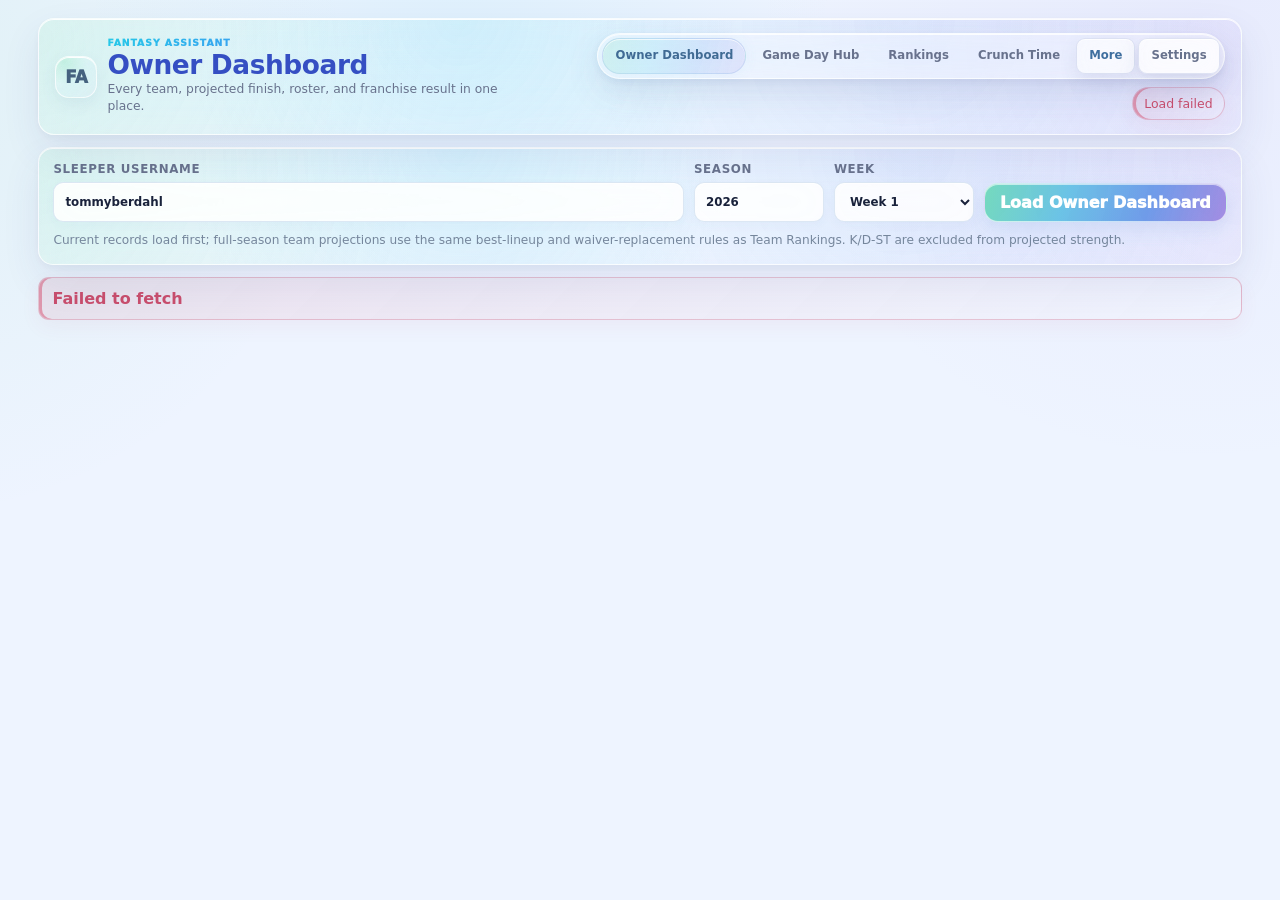
<file: index.html>
<!doctype html>
<html lang="en">
<head>
  <meta charset="utf-8" />
  <meta name="viewport" content="width=device-width,initial-scale=1" />
  <title>Fantasy Assistant · Owner Dashboard</title>
  <script>
    try {
      const savedTheme = localStorage.getItem("fantasyUiTheme") || localStorage.getItem("fantasyRankingsTheme");
      if (savedTheme === "dark" || savedTheme === "light") {
        document.documentElement.dataset.theme = savedTheme;
        localStorage.setItem("fantasyUiTheme", savedTheme);
      }
    } catch (_) {}
  </script>
  <style>
    :root{
      --taupe:#2E2823;
      --panel:#39322B;
      --card:#342D27;
      --ivory:#FFFFED;
      --mint:#DBFFD6;
      --green:#A9E6A5;
      --green-dark:#477B4C;
      --sky:#84BAD7;
      --red:#E78080;
      --red-dark:#9E474B;
      --gold:#D8A94A;
      --gold-dark:#8A671D;
      --muted:rgba(219,255,214,.76);
      --line:rgba(132,186,215,.3);
      --shadow:0 18px 44px rgba(46,40,35,.24);
    }
    *{box-sizing:border-box}
    body{
      margin:0;min-height:100vh;background:rgba(255,255,237,.9);color:var(--taupe);
      font-family:Inter,ui-sans-serif,system-ui,-apple-system,BlinkMacSystemFont,"Segoe UI",sans-serif;
      transition:background .2s ease,color .2s ease
    }
    button,input,select{font:inherit}
    button{cursor:pointer}
    .shell{width:min(1500px,96vw);margin:0 auto;padding:24px 0 58px}
    .topbar{
      display:flex;align-items:center;justify-content:space-between;gap:18px;margin-bottom:16px;padding:18px 20px;
      background:rgba(46,40,35,.9);border:1px solid rgba(132,186,215,.28);border-radius:18px;box-shadow:var(--shadow)
    }
    .brand{display:flex;align-items:center;gap:13px;min-width:0}
    .brand-mark{
      width:54px;height:54px;display:grid;place-items:center;flex:0 0 auto;border-radius:14px;
      background:rgba(219,255,214,.9);color:var(--taupe);border:2px solid var(--gold);font-size:1.05rem;font-weight:1000
    }
    h1{margin:0;color:var(--mint);font-size:clamp(1.45rem,3vw,2.15rem);line-height:1.05}
    .subtitle{margin:6px 0 0;color:var(--muted);font-size:.9rem}
    .header-actions{display:flex;align-items:center;justify-content:flex-end;gap:8px;flex-wrap:wrap}
    .nav-button{
      min-height:38px;display:inline-flex;align-items:center;justify-content:center;padding:8px 12px;border-radius:999px;
      background:rgba(132,186,215,.9);color:var(--taupe);border:1px solid rgba(255,255,237,.45);
      text-decoration:none;font-size:.78rem;font-weight:1000
    }
    .nav-button.secondary{background:rgba(219,255,214,.9)}
    .nav-button.gold{background:rgba(216,169,74,.92)}
    .theme-toggle{
      min-height:38px;display:inline-flex;align-items:center;justify-content:center;gap:6px;padding:8px 12px;border-radius:999px;
      background:rgba(57,50,43,.9);color:var(--mint);border:1px solid rgba(216,169,74,.48);font-size:.78rem;font-weight:1000
    }
    .theme-toggle:hover{border-color:var(--gold);box-shadow:0 0 0 1px rgba(216,169,74,.18)}
    .status-pill{padding:8px 11px;border:1px solid var(--line);border-radius:999px;color:var(--mint);font-size:.78rem;white-space:nowrap}
    .status-pill.ready{border-color:rgba(169,230,165,.55)}
    .status-pill.error{color:#F0A0A0;border-color:rgba(231,128,128,.5)}
    .panel{
      color:var(--mint);background:rgba(46,40,35,.9);border:1px solid rgba(132,186,215,.24);
      border-radius:17px;box-shadow:var(--shadow)
    }
    .controls{padding:15px;margin-bottom:16px}
    .control-grid{display:grid;grid-template-columns:minmax(190px,1.2fr) 130px 140px auto;gap:10px;align-items:end}
    label{display:block;color:var(--muted);font-size:.74rem;font-weight:900;text-transform:uppercase;letter-spacing:.055em}
    input,select{
      width:100%;margin-top:6px;padding:10px 11px;border-radius:10px;border:1px solid rgba(169,230,165,.4);
      background:rgba(255,255,237,.9);color:var(--taupe);outline:none
    }
    input:focus,select:focus{border-color:var(--sky);box-shadow:0 0 0 3px rgba(132,186,215,.24)}
    .primary{
      min-height:41px;padding:9px 15px;border-radius:10px;border:1px solid rgba(46,40,35,.4);
      background:rgba(219,255,214,.9);color:var(--taupe);font-weight:1000
    }
    .primary:disabled{opacity:.55;cursor:not-allowed}
    .load-note{margin-top:10px;color:var(--muted);font-size:.76rem;line-height:1.45}
    .loading-line{display:none;height:4px;margin:0 0 14px;border-radius:999px;background:linear-gradient(90deg,var(--sky),var(--gold),var(--green))}
    .loading-line.show{display:block;animation:pulse 1.15s ease-in-out infinite alternate}
    @keyframes pulse{from{opacity:.32}to{opacity:1}}
    .error-box{display:none;margin-bottom:14px;padding:11px 13px;border:1px solid rgba(231,128,128,.5);border-radius:11px;background:rgba(231,128,128,.13);color:#85363A;font-weight:800}
    .error-box.show{display:block}
    .dashboard{display:grid;gap:16px}
    .dashboard.hidden{display:none}
    .section{padding:16px}
    .section-head{display:flex;align-items:flex-start;justify-content:space-between;gap:14px;margin-bottom:12px}
    .section-title{font-size:1.06rem;font-weight:1000;color:var(--mint)}
    .section-note{margin-top:3px;color:var(--muted);font-size:.76rem;line-height:1.4}
    .metrics-stack{display:grid;gap:14px}
    .metric-band{padding:16px;border-radius:17px;border:1px solid transparent}
    .metric-band.current-season{background:rgba(132,186,215,.12);border-color:rgba(132,186,215,.34);box-shadow:inset 5px 0 0 rgba(132,186,215,.9)}
    .metric-band.all-time{background:rgba(216,169,74,.11);border-color:rgba(216,169,74,.36);box-shadow:inset 5px 0 0 rgba(216,169,74,.9)}
    .metric-group-label{display:flex;align-items:center;gap:9px;margin:0 0 12px;color:var(--taupe);font-size:1.13rem;line-height:1;font-weight:1000;letter-spacing:-.015em}
    .metric-group-label::before{content:"";width:9px;height:9px;border-radius:50%;background:var(--sky);box-shadow:0 0 0 4px rgba(132,186,215,.12)}
    .metric-band.all-time .metric-group-label::before{background:var(--gold);box-shadow:0 0 0 4px rgba(216,169,74,.12)}
    .metric-group-subtitle{margin-left:auto;color:rgba(46,40,35,.62);font-size:.64rem;font-weight:900;text-transform:uppercase;letter-spacing:.065em}
    html[data-theme="dark"] .metric-band.current-season{background:rgba(132,186,215,.075)}
    html[data-theme="dark"] .metric-band.all-time{background:rgba(216,169,74,.075)}
    html[data-theme="dark"] .metric-group-label{color:var(--ivory)}
    html[data-theme="dark"] .metric-group-subtitle{color:rgba(255,255,237,.58)}
    .metric-grid{display:grid;grid-template-columns:repeat(5,minmax(0,1fr));gap:10px}
    .career-grid{grid-template-columns:repeat(4,minmax(0,1fr))}
    .metric{padding:14px;border:2px solid var(--taupe);border-radius:13px;background:rgba(219,255,214,.9);color:var(--taupe)}
    .metric-label{font-size:.66rem;font-weight:1000;text-transform:uppercase;letter-spacing:.06em;color:rgba(46,40,35,.68)}
    .metric-value{margin-top:5px;font-size:1.65rem;line-height:1;font-weight:1000;color:var(--taupe)}
    .metric-note{margin-top:4px;font-size:.68rem;color:rgba(46,40,35,.68)}
    .metric-button{
      width:100%;text-align:left;font:inherit;cursor:pointer;position:relative;transition:border-color .18s ease,transform .18s ease,box-shadow .18s ease
    }
    .metric-button:hover{border-color:var(--gold);transform:translateY(-1px);box-shadow:0 8px 20px rgba(46,40,35,.12)}
    .metric-button[aria-expanded="true"]{border-color:var(--gold);box-shadow:inset 0 -4px 0 rgba(216,169,74,.82)}
    .metric-action{display:flex;align-items:center;gap:5px;margin-top:7px;color:#8D6517;font-size:.61rem;font-weight:1000;text-transform:uppercase;letter-spacing:.05em}
    .metric-action::after{content:"▼";font-size:.52rem;transition:transform .18s ease}
    .metric-button[aria-expanded="true"] .metric-action::after{transform:rotate(180deg)}
    .team-history-panel{padding:16px}
    .team-history-panel.hidden{display:none}
    .team-history-list{display:grid;gap:9px}
    .team-history-team{border:1px solid var(--line);border-radius:13px;background:rgba(52,45,39,.9);overflow:hidden}
    .team-history-team > summary{
      list-style:none;display:grid;grid-template-columns:minmax(0,1fr) auto 28px;gap:14px;align-items:center;padding:12px 14px;cursor:pointer
    }
    .team-history-team > summary::-webkit-details-marker{display:none}
    .team-history-team[open]{border-color:rgba(216,169,74,.5)}
    .team-history-name{color:var(--mint);font-size:.82rem;font-weight:1000}
    .team-history-league{margin-top:3px;color:var(--muted);font-size:.62rem}
    .team-history-career{text-align:right}
    .team-history-career span{display:block;color:var(--muted);font-size:.54rem;font-weight:900;text-transform:uppercase;letter-spacing:.05em}
    .team-history-career strong{display:block;margin-top:3px;color:var(--mint);font-size:.86rem}
    .history-chevron{width:26px;height:26px;display:grid;place-items:center;border-radius:50%;color:var(--gold);background:rgba(216,169,74,.09);border:1px solid rgba(216,169,74,.26);font-size:.62rem;transition:transform .18s ease}
    .team-history-team[open] .history-chevron{transform:rotate(90deg)}
    .team-history-table-wrap{overflow:auto;border-top:1px solid rgba(132,186,215,.16)}
    .team-history-table{width:100%;border-collapse:collapse;font-size:.68rem}
    .team-history-table th,.team-history-table td{padding:9px 12px;text-align:left;border-bottom:1px solid rgba(132,186,215,.11);white-space:nowrap}
    .team-history-table th{color:var(--sky);font-size:.55rem;text-transform:uppercase;letter-spacing:.055em;background:rgba(46,40,35,.52)}
    .team-history-table td{color:var(--muted)}
    .team-history-table tr:last-child td{border-bottom:0}
    .team-history-table td:first-child{color:var(--mint);font-weight:1000}
    .history-result-good{color:#B9F0B5!important;font-weight:900}
    .history-result-warn{color:#F0CA78!important;font-weight:900}
    .history-result-bad{color:#F0A0A0!important;font-weight:900}
    .draft-history-panel{overflow:hidden}
    .draft-history-panel > summary{list-style:none;display:flex;align-items:center;justify-content:space-between;gap:14px;cursor:pointer}
    .draft-history-panel > summary::-webkit-details-marker{display:none}
    .draft-history-toggle{display:inline-flex;align-items:center;gap:7px;padding:6px 9px;border-radius:999px;border:1px solid rgba(216,169,74,.34);color:var(--gold);font-size:.63rem;font-weight:1000;text-transform:uppercase;letter-spacing:.055em;white-space:nowrap}
    .draft-history-toggle::after{content:"▼";font-size:.5rem;transition:transform .18s ease}
    .draft-history-panel[open] .draft-history-toggle::after{transform:rotate(180deg)}
    .draft-history-list{display:grid;gap:9px;margin-top:13px}
    .draft-team{border:1px solid var(--line);border-radius:13px;background:rgba(52,45,39,.9);overflow:hidden}
    .draft-team > summary{list-style:none;display:grid;grid-template-columns:minmax(0,1fr) auto 26px;gap:12px;align-items:center;padding:12px 14px;cursor:pointer}
    .draft-team > summary::-webkit-details-marker{display:none}
    .draft-team[open]{border-color:rgba(216,169,74,.5)}
    .draft-team-name{color:var(--mint);font-size:.84rem;font-weight:1000}
    .draft-team-meta{margin-top:3px;color:var(--muted);font-size:.62rem}
    .draft-team-count{text-align:right}
    .draft-team-count span{display:block;color:var(--muted);font-size:.54rem;font-weight:900;text-transform:uppercase;letter-spacing:.055em}
    .draft-team-count strong{display:block;margin-top:3px;color:var(--mint);font-size:.86rem}
    .draft-chevron{width:26px;height:26px;display:grid;place-items:center;border-radius:50%;color:var(--gold);background:rgba(216,169,74,.09);border:1px solid rgba(216,169,74,.26);font-size:.62rem;transition:transform .18s ease}
    .draft-team[open] .draft-chevron{transform:rotate(90deg)}
    .draft-seasons{display:grid;gap:8px;padding:10px;border-top:1px solid rgba(132,186,215,.16)}
    .draft-season{border:1px solid rgba(132,186,215,.18);border-radius:10px;background:rgba(46,40,35,.5);overflow:hidden}
    .draft-season > summary{list-style:none;display:flex;align-items:center;justify-content:space-between;gap:10px;padding:9px 10px;cursor:pointer}
    .draft-season > summary::-webkit-details-marker{display:none}
    .draft-season-title{color:var(--mint);font-size:.71rem;font-weight:1000}
    .draft-season-meta{color:var(--muted);font-size:.58rem;font-weight:850}
    .draft-picks{display:grid;grid-template-columns:repeat(auto-fit,minmax(205px,1fr));gap:7px;padding:0 9px 9px}
    .draft-pick{display:grid;grid-template-columns:auto minmax(0,1fr);gap:8px;align-items:center;padding:8px 9px;border-radius:9px;background:rgba(255,255,237,.92);color:var(--taupe);border:1px solid rgba(46,40,35,.12)}
    .draft-pick-slot{min-width:42px;padding:5px 6px;border-radius:7px;background:rgba(216,169,74,.18);color:#7A5713;text-align:center;font-size:.67rem;font-weight:1000}
    .draft-pick-name{font-size:.7rem;font-weight:1000;white-space:nowrap;overflow:hidden;text-overflow:ellipsis}
    .draft-pick-meta{margin-top:2px;color:rgba(46,40,35,.64);font-size:.58rem;font-weight:800}
    .draft-empty{padding:10px;color:var(--muted);font-size:.66rem}
    .projections-section{padding:18px 18px 20px}
    .projections-section .section-head{align-items:center;margin-bottom:14px}
    .projection-list{display:grid;gap:9px}
    .projection-card{
      border:1px solid rgba(132,186,215,.28);border-radius:14px;background:rgba(52,45,39,.9);overflow:hidden;
      transition:border-color .18s ease,transform .18s ease,box-shadow .18s ease
    }
    .projection-card:hover{border-color:rgba(132,186,215,.48);transform:translateY(-1px)}
    .projection-card[open]{border-color:rgba(216,169,74,.55);box-shadow:inset 4px 0 0 rgba(216,169,74,.9)}
    .projection-summary{
      list-style:none;display:grid;
      grid-template-columns:minmax(280px,1fr) 122px 112px 126px 112px 30px;
      column-gap:22px;align-items:center;min-height:86px;padding:14px 18px;cursor:pointer
    }
    .projection-summary::-webkit-details-marker{display:none}
    .team-primary{min-width:0;padding-right:8px}
    .team-name{font-size:1rem;line-height:1.15;font-weight:1000;color:var(--mint);white-space:nowrap;overflow:hidden;text-overflow:ellipsis}
    .team-league{margin-top:5px;color:var(--muted);font-size:.69rem;white-space:nowrap;overflow:hidden;text-overflow:ellipsis}
    .team-records{display:flex;gap:9px;align-items:center;flex-wrap:wrap;margin-top:5px;color:var(--muted);font-size:.62rem;font-weight:800}
    .team-records strong{color:var(--mint);font-size:.64rem}
    .team-record-divider{opacity:.55}
    .projection-stat{min-width:0}
    .projection-stat span.stat-label{display:block;color:var(--muted);font-size:.56rem;font-weight:900;text-transform:uppercase;letter-spacing:.065em;white-space:nowrap}
    .projection-stat strong{display:flex;align-items:center;gap:6px;margin-top:5px;color:var(--mint);font-size:.98rem;line-height:1.05;white-space:nowrap}
    .rank-badge{
      display:inline-flex!important;align-items:center;justify-content:center;width:max-content!important;min-width:0!important;max-width:100%;
      padding:5px 9px;border-radius:999px;font-size:.72rem!important;line-height:1;font-weight:1000;border:1px solid transparent;white-space:nowrap
    }
    .rank-badge.playoff{background:rgba(169,230,165,.16);color:#B9F0B5;border-color:rgba(169,230,165,.44)}
    .rank-badge.bubble{background:rgba(216,169,74,.14);color:#F0CA78;border-color:rgba(216,169,74,.48)}
    .rank-badge.longshot{background:rgba(231,128,128,.13);color:#F0A0A0;border-color:rgba(231,128,128,.45)}
    .rank-total{color:var(--muted);font-size:.72rem;font-weight:900}
    .chevron{
      width:28px;height:28px;display:grid;place-items:center;border-radius:50%;justify-self:end;
      color:var(--gold);background:rgba(216,169,74,.09);border:1px solid rgba(216,169,74,.26);
      font-size:.68rem;font-weight:1000;transition:transform .18s ease,background .18s ease
    }
    .projection-card:hover .chevron{background:rgba(216,169,74,.16)}
    .projection-card[open] .chevron{transform:rotate(90deg)}
    .roster-drop{padding:0 14px 14px;border-top:1px solid rgba(132,186,215,.16)}
    .roster-drop-head{
      display:flex;justify-content:space-between;gap:10px;align-items:center;padding:11px 0 9px;color:var(--muted);font-size:.7rem
    }
    .roster-groups{display:grid;grid-template-columns:repeat(4,minmax(0,1fr));gap:9px}
    .roster-group{min-width:0;border:1px solid var(--line);border-radius:11px;background:rgba(46,40,35,.46);overflow:hidden}
    .roster-group-head{display:flex;justify-content:space-between;padding:8px 10px;background:rgba(132,186,215,.12);color:var(--mint);font-size:.66rem;font-weight:1000;text-transform:uppercase}
    .roster-player{display:grid;grid-template-columns:minmax(0,1fr) auto;gap:8px;align-items:center;padding:7px 9px;border-top:1px solid rgba(132,186,215,.1)}
    .roster-player-name{color:var(--mint);font-size:.68rem;font-weight:900;white-space:nowrap;overflow:hidden;text-overflow:ellipsis}
    .roster-player-meta{margin-top:2px;color:var(--muted);font-size:.55rem;white-space:nowrap;overflow:hidden;text-overflow:ellipsis}
    .roster-player-value{text-align:right;color:var(--sky);font-size:.66rem;font-weight:1000}
    .not-ranked{color:var(--gold);font-size:.52rem;text-transform:uppercase}
    .history-grid{display:grid;grid-template-columns:1fr 1fr;gap:12px}
    .history-card{padding:13px;border:1px solid var(--line);border-radius:13px;background:rgba(52,45,39,.9)}
    .history-card.good{box-shadow:inset 4px 0 0 var(--green)}
    .history-card.bad{box-shadow:inset 4px 0 0 var(--red)}
    .history-title{display:flex;align-items:center;gap:7px;color:var(--mint);font-size:.84rem;font-weight:1000}
    .history-items{display:grid;gap:7px;margin-top:10px}
    .history-item{display:grid;grid-template-columns:auto minmax(0,1fr) auto;gap:9px;align-items:center;padding:8px 9px;border-radius:9px;background:rgba(255,255,237,.92);color:var(--taupe)}
    .history-place{font-size:.77rem;font-weight:1000;white-space:nowrap}
    .history-copy{min-width:0}
    .history-league{font-size:.69rem;font-weight:1000;white-space:nowrap;overflow:hidden;text-overflow:ellipsis}
    .history-season{margin-top:2px;color:rgba(46,40,35,.65);font-size:.58rem}
    .history-icon{font-size:1rem}
    .empty{padding:16px;border:1px dashed var(--line);border-radius:10px;text-align:center;color:var(--muted);font-size:.75rem}
    .history-card .empty{margin-top:9px}
    .scoreboard-grid{display:grid;grid-template-columns:repeat(4,minmax(0,1fr));gap:9px;margin-top:11px}
    .score-card{min-width:0;padding:10px;border:1px solid var(--line);border-radius:12px;background:rgba(52,45,39,.9)}
    .score-card.leading{box-shadow:inset 4px 0 0 var(--green)}
    .score-card.trailing{box-shadow:inset 4px 0 0 var(--red)}
    .score-card.tied{box-shadow:inset 4px 0 0 var(--sky)}
    .score-league{display:flex;align-items:center;justify-content:space-between;gap:8px;margin-bottom:5px;color:var(--mint);font-size:.72rem;font-weight:1000}
    .week-badge{padding:3px 6px;border-radius:999px;background:rgba(132,186,215,.9);color:var(--taupe);font-size:.53rem;text-transform:uppercase}
    .score-team{display:grid;grid-template-columns:minmax(0,1fr) auto;gap:8px;align-items:center;padding:5px 0}
    .score-team + .score-team{border-top:1px solid rgba(132,186,215,.14)}
    .score-name{min-width:0;white-space:nowrap;overflow:hidden;text-overflow:ellipsis;color:var(--mint);font-size:.7rem;font-weight:900}
    .score-name small{display:block;margin-top:2px;color:var(--muted);font-size:.57rem;font-weight:700}
    .score-values{text-align:right;font-variant-numeric:tabular-nums}
    .actual-score{font-size:.95rem;font-weight:1000;color:var(--sky)}
    .projected-score{margin-top:2px;font-size:.57rem;font-weight:900;color:var(--muted)}
    .result-footer{display:grid;grid-template-columns:1fr 1fr;gap:5px;margin-top:5px;padding-top:6px;border-top:1px solid rgba(132,186,215,.14)}
    .result-pill{padding:4px 5px;border:1px solid var(--line);border-radius:7px;text-align:center;font-size:.55rem;font-weight:900;color:var(--sky)}
    details.extra-panel > summary{cursor:pointer;list-style:none;font-weight:1000;color:var(--mint)}
    details.extra-panel > summary::-webkit-details-marker{display:none}
    details.extra-panel > summary::after{content:"＋";float:right;color:var(--gold)}
    details.extra-panel[open] > summary::after{content:"−"}
    .legend{display:flex;gap:7px;flex-wrap:wrap}
    .legend span{padding:4px 7px;border-radius:999px;font-size:.6rem;font-weight:900}
    .legend .playoff{color:#B9F0B5;border:1px solid rgba(169,230,165,.4)}
    .legend .bubble{color:#F0CA78;border:1px solid rgba(216,169,74,.48)}
    .legend .longshot{color:#F0A0A0;border:1px solid rgba(231,128,128,.4)}
    html[data-theme="dark"] body{background:#211C18;color:var(--ivory)}
    html[data-theme="dark"] .topbar,html[data-theme="dark"] .panel{box-shadow:0 18px 44px rgba(0,0,0,.3)}
    @media(max-width:1150px){
      .projection-summary{grid-template-columns:minmax(230px,1fr) 112px 104px 112px 28px;column-gap:16px}
      .projection-stat.strength-stat{display:none}
      .roster-groups{grid-template-columns:repeat(2,minmax(0,1fr))}
      .scoreboard-grid{grid-template-columns:repeat(2,minmax(0,1fr))}
    }
    @media(max-width:820px){
      .metric-grid,.career-grid{grid-template-columns:repeat(2,minmax(0,1fr))}
      .metric-band{padding:13px}
      .metric-group-label{font-size:1rem}
      .draft-team > summary{grid-template-columns:minmax(0,1fr) auto 24px;gap:8px}
      .team-history-team > summary{grid-template-columns:minmax(0,1fr) auto 24px;gap:9px}
      .history-grid{grid-template-columns:1fr}
      .projection-summary{grid-template-columns:minmax(0,1fr) 100px 28px;column-gap:12px;min-height:78px}
      .projection-stat.mobile-hide,.projection-stat.secondary-stat{display:none}
    }
    @media(max-width:600px){
      .shell{width:min(94vw,680px);padding-top:12px}
      .metric-group-label{align-items:flex-start;flex-wrap:wrap}
      .metric-group-subtitle{width:100%;margin-left:18px}
      .draft-history-panel > summary{align-items:flex-start}
      .draft-picks{grid-template-columns:1fr}
      .topbar{align-items:flex-start;flex-direction:column;padding:15px}
      .header-actions{justify-content:flex-start}
      .control-grid{grid-template-columns:1fr 1fr}.control-grid label:first-child{grid-column:1/-1}.primary{grid-column:1/-1}
      .metric-grid{grid-template-columns:1fr 1fr}
      .roster-groups,.scoreboard-grid{grid-template-columns:1fr}
      .projection-summary{padding:11px;grid-template-columns:minmax(0,1fr) 82px 18px}
    }
  </style>
  <link rel="stylesheet" href="./app-shell.css" />
  <link rel="stylesheet" href="./trade-history.css" />
  <link rel="stylesheet" href="./waiver-history.css" />
</head>
<body>
  <main class="shell">
    <header class="topbar">
      <div class="brand">
        <div class="brand-mark">TB</div>
        <div>
          <h1>Owner Dashboard</h1>
          <p class="subtitle">Every team, projected finish, roster, and franchise result in one place.</p>
        </div>
      </div>
      <div class="header-actions">
        <a class="nav-button" id="scheduleLink" href="./schedule-tool.html">Schedule Tool</a>
        <a class="nav-button secondary" id="crunchtimeLink" href="./crunchtime.html">Crunchtime</a>
        <a class="nav-button secondary" id="lineupLink" href="./lineup-assistant.html">Lineup Assistant</a>
        <a class="nav-button gold" id="rankingsLink" href="./team-rankings.html">Team Rankings</a>
        <a class="nav-button secondary" id="rosterExportLink" href="./roster-export.html">Export Rosters + Picks</a>
        <a class="nav-button secondary" id="waiverLink" href="./waiver-wire-agent.html">Waiver Wire Agent Beta</a>
        <button class="theme-toggle" id="themeToggle" type="button" aria-pressed="false"><span class="theme-icon" aria-hidden="true">☾</span><span id="themeToggleLabel">Dark background</span></button>
        <div class="status-pill" id="statusPill">Not loaded</div>
      </div>
    </header>

    <section class="panel controls">
      <div class="control-grid">
        <label>Sleeper Username<input id="username" value="tommyberdahl" autocomplete="off" /></label>
        <label>Season<input id="season" type="number" min="2018" max="2035" value="2026" /></label>
        <label>Week<select id="week"></select></label>
        <button class="primary" id="loadBtn" type="button">Refresh Owner Dashboard</button>
      </div>
      <div class="load-note" id="loadNote">Current records load first; full-season team projections use the same best-lineup and waiver-replacement rules as Team Rankings. K/D-ST are excluded from projected strength.</div>
    </section>

    <div class="loading-line" id="loadingLine"></div>
    <div class="error-box" id="errorBox"></div>

    <div class="dashboard hidden" id="dashboard">
      <section class="metrics-stack" aria-label="Owner records and totals">
        <div class="metric-band current-season">
          <div class="metric-group-label"><span>Current Season</span><span class="metric-group-subtitle" id="currentSeasonSubtitle">Selected-season owner totals</span></div>
          <div class="metric-grid">
            <div class="metric"><div class="metric-label">Combined record</div><div class="metric-value" id="combinedRecord">—</div><div class="metric-note">all owned teams</div></div>
            <div class="metric"><div class="metric-label">Current win rate</div><div class="metric-value" id="combinedWinPct">—</div><div class="metric-note">ties count as half a win</div></div>
            <div class="metric"><div class="metric-label">Combined points</div><div class="metric-value" id="combinedPoints">—</div><div class="metric-note">season points for</div></div>
            <div class="metric"><div class="metric-label" id="efficiencyMetricLabel">Lineup efficiency</div><div class="metric-value" id="combinedEfficiency">—</div><div class="metric-note">selected week</div></div>
            <div class="metric"><div class="metric-label">Teams</div><div class="metric-value" id="leagueCount">—</div><div class="metric-note">owned Sleeper teams</div></div>
          </div>
        </div>
        <div class="metric-band all-time">
          <div class="metric-group-label"><span>All Time</span><span class="metric-group-subtitle">Career Sleeper results</span></div>
          <div class="metric-grid career-grid">
            <button class="metric metric-button" id="allTimeRecordTile" type="button" aria-expanded="false" aria-controls="teamHistoryPanel"><div class="metric-label">All-time record</div><div class="metric-value" id="allTimeRecord">…</div><div class="metric-note">all available Sleeper seasons</div><div class="metric-action">Team history</div></button>
            <div class="metric"><div class="metric-label">All-time win rate</div><div class="metric-value" id="allTimeWinPct">…</div><div class="metric-note">ties count as half a win</div></div>
            <div class="metric"><div class="metric-label">Championships</div><div class="metric-value" id="championshipCount">…</div><div class="metric-note">winners-bracket titles</div></div>
            <div class="metric"><div class="metric-label">Top-3 finishes</div><div class="metric-value" id="topThreeCount">…</div><div class="metric-note">1st, 2nd, or 3rd place</div></div>
          </div>
        </div>
      </section>

      <section class="panel team-history-panel hidden" id="teamHistoryPanel" aria-label="Team history">
        <div class="section-head">
          <div>
            <div class="section-title">Team history</div>
            <div class="section-note">Franchise-by-franchise Sleeper history. Expand a team for each season's record, regular-season finish, and playoff or consolation finish.</div>
          </div>
        </div>
        <div class="team-history-list" id="teamHistoryList"><div class="empty">Load the dashboard to view team history.</div></div>
      </section>

      <details class="panel section draft-history-panel" id="draftHistoryPanel">
        <summary>
          <div>
            <div class="section-title">Draft History</div>
            <div class="section-note" id="draftHistoryNote">Every pick made for your franchise across the available Sleeper draft history.</div>
          </div>
          <span class="draft-history-toggle">View drafts</span>
        </summary>
        <div class="draft-history-list" id="draftHistoryList"><div class="empty">Load the dashboard to view draft history.</div></div>
      </details>

      <details class="panel section trade-history-panel" id="tradeHistoryPanel">
        <summary>
          <div>
            <div class="section-title">Trade History</div>
            <div class="section-note" id="tradeHistoryNote">See what you traded and how each side has performed.</div>
          </div>
          <span class="trade-history-toggle">View trades</span>
        </summary>
        <div class="trade-history-toolbar">
          <label>League<select id="tradeLeagueFilter"><option value="all">All leagues</option></select></label>
          <label>Season<select id="tradeSeasonFilter"><option value="all">All seasons</option></select></label>
          <label>Search trades<input type="search" id="tradeSearch" placeholder="Player, pick or manager…" autocomplete="off" /></label>
        </div>
        <details class="trade-grading-explainer">
          <summary>How are trades graded?</summary>
          <p>We compare each player's actual fantasy starts with other starters at the same position in that league. Playoff games count more, and recent games have a little extra weight. Draft picks are linked to the players selected when possible. Team playoff results are shown for context, but aren't automatically credited to one player.</p>
          <p>Grades reflect games already played, not projections. Trades with future picks or an ongoing season receive an early grade that can change.</p>
        </details>
        <div class="trade-history-meta" id="tradeHistoryMeta" aria-live="polite"></div>
        <div class="trade-history-list" id="tradeHistoryList"><div class="empty">Load the dashboard to view trade history.</div></div>
      </details>


      <details class="panel section waiver-history-panel" id="waiverHistoryPanel">
        <summary>
          <div>
            <div class="section-title">Top Waiver Adds</div>
            <div class="section-note" id="waiverHistoryNote">Find your best waiver claims and free-agent steals across Sleeper seasons.</div>
          </div>
          <span class="waiver-history-toggle">View pickups</span>
        </summary>
        <div class="waiver-history-filters">
          <label>League
            <select id="waiverHistoryLeague"><option value="all">All teams</option></select>
          </label>
          <label>Season
            <select id="waiverHistorySeason"><option value="all">All seasons</option></select>
          </label>
          <label>Pickup type
            <select id="waiverHistoryType">
              <option value="all">All pickups</option>
              <option value="waiver">Waiver claims</option>
              <option value="free_agent">Free agents</option>
            </select>
          </label>
          <label>Rank by
            <select id="waiverHistorySort">
              <option value="impact">Lineup impact</option>
              <option value="points">Total fantasy points</option>
              <option value="starts">Fantasy starts</option>
              <option value="ppg">Points per start</option>
            </select>
          </label>
        </div>
        <p class="waiver-history-method">Ranked by fantasy points above the typical starter at the same position, after you picked up the player. Playoff starts count more, and recent seasons get a small extra weight. Pickups that never reached your starting lineup appear lower in the rankings.</p>
        <div class="waiver-history-count" id="waiverHistoryCount" aria-live="polite"></div>
        <div class="waiver-add-list" id="waiverHistoryList">
          <div class="waiver-history-empty">Load the dashboard, then open Top Waiver Adds.</div>
        </div>
        <button class="waiver-history-more" id="waiverHistoryMore" type="button" hidden>Show all pickups</button>
      </details>

      <section class="panel section projections-section">
        <div class="section-head">
          <div>
            <div class="section-title">Team Projections</div>
            <div class="section-note" id="projectionNote">Projected records and rankings will load for every owned league.</div>
          </div>
          <div class="legend" aria-label="Rank tiers">
            <span class="playoff">1–6 Playoff</span><span class="bubble">7–9 Bubble</span><span class="longshot">10–12 Long shot</span>
          </div>
        </div>
        <div class="projection-list" id="teamProjections"></div>
      </section>

      <section class="panel section">
        <div class="section-head">
          <div>
            <div class="section-title">Owner History</div>
            <div class="section-note">League top-3 finishes come only from Sleeper's winners bracket. Toilet/consolation results are shown separately as lowlights.</div>
          </div>
        </div>
        <div class="history-grid">
          <div class="history-card good">
            <div class="history-title"><span>🏆</span><span>Accomplishments</span></div>
            <div id="accomplishments"></div>
          </div>
          <div class="history-card bad">
            <div class="history-title"><span>📉</span><span>Lowlights</span></div>
            <div id="lowlights"></div>
          </div>
        </div>
      </section>

      <details class="panel section extra-panel">
        <summary>Week <span id="scoreboardWeek">—</span> scoreboards</summary>
        <div class="section-note" id="scoreboardNote">Current matchup scores and starting-lineup projections.</div>
        <div class="scoreboard-grid" id="scoreboards"></div>
      </details>
    </div>
  </main>

  <script>
    "use strict";

    const SLEEPER_API = "https://api.sleeper.app/v1";
    const SLEEPER_DATA_API = "https://api.sleeper.com";
    const NON_STARTING_SLOTS = new Set(["BN","IR","TAXI"]);
    const EXCLUDED_RANKING_POSITIONS = new Set(["K","DEF","DST"]);
    const CORE_POSITIONS = ["QB","RB","WR","TE"];
    const POSITION_ORDER = ["QB","RB","WR","TE","K","DEF","OTHER"];
    const els = Object.fromEntries([...document.querySelectorAll("[id]")].map(el => [el.id, el]));
    const state = {
      user:null, rawLeagues:[], leagues:[], players:{}, currentProjections:new Map(),
      weeklyProjections:new Map(), nflState:null, season:null, week:null, history:[], teamHistory:new Map(), historyLoaded:false,
      draftHistory:new Map(), draftHistoryLoaded:false
    };

    for (let week = 1; week <= 18; week += 1) {
      const option = document.createElement("option");
      option.value = String(week);
      option.textContent = `Week ${week}`;
      els.week.appendChild(option);
    }
    els.week.value = "1";

    function escapeHtml(value){
      return String(value??"").replaceAll("&","&amp;").replaceAll("<","&lt;").replaceAll(">","&gt;").replaceAll('"',"&quot;").replaceAll("'","&#039;");
    }
    function clamp(value,minimum=0,maximum=100){return Math.max(minimum,Math.min(maximum,Number(value)||0))}
    function fmt(value,digits=1,fallback="—"){const n=Number(value);return Number.isFinite(n)?n.toFixed(digits):fallback}
    function ordinal(n){const num=Number(n);if(!Number.isFinite(num))return "—";const v=num%100;return `${num}${["th","st","nd","rd"][(v-20)%10]||["th","st","nd","rd"][v]||"th"}`}
    function formatRecord(meta){const ties=Number(meta?.ties||0);return ties?`${meta?.wins||0}-${meta?.losses||0}-${ties}`:`${meta?.wins||0}-${meta?.losses||0}`}
    function projectedRecord(team){const ties=Number(team?.projectedTies||0);return ties?`${team?.projectedWins||0}-${team?.projectedLosses||0}-${ties}`:`${team?.projectedWins||0}-${team?.projectedLosses||0}`}
    function recordText(record){
      if(!record)return "—";
      return Number(record.ties||0)?`${record.wins||0}-${record.losses||0}-${record.ties||0}`:`${record.wins||0}-${record.losses||0}`;
    }
    function teamAllTimeSummary(league){
      const rows=[],seen=new Set();
      for(const item of state.teamHistory.get(String(league.leagueId))||[]){
        const key=`${item.leagueId}:${item.season}`;
        if(seen.has(key))continue;seen.add(key);
        rows.push({wins:Number(item.wins||0),losses:Number(item.losses||0),ties:Number(item.ties||0)});
      }
      const currentKey=`${league.leagueId}:${state.season}`;
      if(!seen.has(currentKey)){
        rows.push({wins:Number(league.myMeta?.wins||0),losses:Number(league.myMeta?.losses||0),ties:Number(league.myMeta?.ties||0)});
      }
      const record=rows.reduce((out,row)=>{out.wins+=row.wins;out.losses+=row.losses;out.ties+=row.ties;return out},{wins:0,losses:0,ties:0});
      const decisions=record.wins+record.losses+record.ties;
      return {...record,winPct:decisions?(record.wins+record.ties*.5)/decisions*100:null,seasons:rows.length};
    }
    function recordPoints(settings,key){return Number(settings?.[key]||0)+Number(settings?.[`${key}_decimal`]||0)/100}
    function rankTierClass(rank){const n=Number(rank);if(!Number.isFinite(n)||n<1)return "";if(n<=6)return "playoff";if(n<=9)return "bubble";return "longshot"}
    function scoreValue(matchup){if(!matchup)return 0;const raw=matchup.custom_points!==null&&matchup.custom_points!==undefined?matchup.custom_points:matchup.points;const n=Number(raw);return Number.isFinite(n)?n:0}

    async function fetchJson(url,label){
      const response=await fetch(url);
      if(!response.ok)throw new Error(`${label||"Request"} failed (${response.status}).`);
      return response.json();
    }
    async function optionalJson(url){try{return await fetchJson(url)}catch(error){return null}}
    async function mapWithConcurrency(items,limit,worker){
      const results=new Array(items.length);let next=0;
      async function runner(){while(true){const index=next++;if(index>=items.length)return;try{results[index]={status:"fulfilled",value:await worker(items[index],index)}}catch(reason){results[index]={status:"rejected",reason}}}}
      await Promise.all(Array.from({length:Math.min(limit,items.length||1)},runner));return results;
    }

    function setLoading(loading,message=""){
      els.loadingLine.classList.toggle("show",loading);
      els.loadBtn.disabled=loading;
      els.loadBtn.textContent=loading?"Loading…":"Load Owner Dashboard";
      els.statusPill.textContent=loading?(message||"Loading…"):"Ready";
      els.statusPill.className=`status-pill ${loading?"":"ready"}`;
    }
    function showError(error){
      const message=error instanceof Error?error.message:String(error);
      els.errorBox.textContent=message;els.errorBox.classList.add("show");
      els.statusPill.textContent="Load failed";els.statusPill.className="status-pill error";
    }
    function clearError(){els.errorBox.textContent="";els.errorBox.classList.remove("show")}

    function getPlayer(playerId){
      const id=String(playerId);
      return state.players[id]||state.currentProjections.get(id)?.player||{
        full_name:/^[A-Z]{2,3}$/.test(id)?`${id} D/ST`:`Player ${id}`,
        position:/^[A-Z]{2,3}$/.test(id)?"DEF":"OTHER",
        team:/^[A-Z]{2,3}$/.test(id)?id:""
      };
    }
    function playerName(player,playerId=""){return player?.full_name||[player?.first_name,player?.last_name].filter(Boolean).join(" ")||`Player ${playerId}`}
    function primaryPosition(playerId){const p=getPlayer(playerId);return String(p.position||p.fantasy_positions?.[0]||"OTHER").toUpperCase()}
    function playerPositions(playerId){const p=getPlayer(playerId);return new Set([p.position,...(p.fantasy_positions||[])].filter(Boolean).map(x=>String(x).toUpperCase()))}
    function positionEligibleForSlot(position,slot){
      const p=String(position).toUpperCase(),s=String(slot).toUpperCase();
      if(p===s)return true;
      if(s==="FLEX")return ["RB","WR","TE"].includes(p);
      if(s==="SUPER_FLEX")return ["QB","RB","WR","TE"].includes(p);
      if(s==="WRRB_FLEX")return ["WR","RB"].includes(p);
      if(s==="REC_FLEX")return ["WR","TE"].includes(p);
      if(s==="IDP_FLEX")return ["DL","LB","DB","DE","DT","CB","S"].includes(p);
      if(s==="DL")return ["DL","DE","DT"].includes(p);
      if(s==="DB")return ["DB","CB","S"].includes(p);
      return false;
    }
    function playerEligibleForSlot(playerId,slot){return [...playerPositions(playerId)].some(position=>positionEligibleForSlot(position,slot))}
    function startingSlots(league){return (league.roster_positions||[]).filter(slot=>{const s=String(slot).toUpperCase();return !NON_STARTING_SLOTS.has(s)&&!EXCLUDED_RANKING_POSITIONS.has(s)})}

    function projectedPlayerPoints(record,scoringSettings){
      const stats=record?.stats||{};let points=0,matched=false;
      for(const [key,rawValue] of Object.entries(scoringSettings||{})){
        const stat=Number(stats[key]),value=Number(rawValue);
        if(!Number.isFinite(stat)||!Number.isFinite(value))continue;
        points+=stat*value;matched=true;
      }
      if(matched)return points;
      const reception=Number(scoringSettings?.rec||0),key=reception>=.75?"pts_ppr":reception>=.25?"pts_half_ppr":"pts_std";
      const fallback=Number(stats[key]??stats.pts_ppr??stats.pts_half_ppr??stats.pts_std);
      return Number.isFinite(fallback)?fallback:0;
    }
    function currentProjectedLineup(starters,league){
      let total=0,matched=0;
      for(const rawId of starters||[]){
        const id=String(rawId||"");if(!id||id==="0")continue;
        const row=state.currentProjections.get(id);if(!row)continue;
        total+=projectedPlayerPoints(row,league.scoringSettings);matched++;
      }
      return matched?total:null;
    }

    function addFlowEdge(graph,from,to,capacity,cost,meta=null){
      const forward={to,reverse:graph[to].length,capacity,cost,meta,initial:capacity};
      const reverse={to:from,reverse:graph[from].length,capacity:0,cost:-cost,meta:null,initial:0};
      graph[from].push(forward);graph[to].push(reverse);
    }
    function optimalLineup(playerIds,playerPoints,rosterPositions){
      const slots=(rosterPositions||[]).filter(slot=>{const s=String(slot).toUpperCase();return !NON_STARTING_SLOTS.has(s)&&!EXCLUDED_RANKING_POSITIONS.has(s)});
      const players=[...new Set((playerIds||[]).map(String).filter(id=>id&&id!=="0"))];
      if(!slots.length)return {total:0,assignments:[],filled:0};
      const source=0,slotOffset=1,playerOffset=slotOffset+slots.length,sink=playerOffset+players.length;
      const graph=Array.from({length:sink+1},()=>[]);
      slots.forEach((slot,slotIndex)=>{
        const slotNode=slotOffset+slotIndex;
        addFlowEdge(graph,source,slotNode,1,0);
        addFlowEdge(graph,slotNode,sink,1,0,{kind:"empty",slotIndex});
        players.forEach((playerId,playerIndex)=>{
          if(!playerEligibleForSlot(playerId,slot))return;
          const points=Math.max(0,Number(playerPoints?.[playerId]||0));
          addFlowEdge(graph,slotNode,playerOffset+playerIndex,1,-points,{kind:"assign",slotIndex,playerId,points});
        });
      });
      players.forEach((playerId,playerIndex)=>addFlowEdge(graph,playerOffset+playerIndex,sink,1,0));
      let flow=0,totalCost=0;
      while(flow<slots.length){
        const dist=Array(graph.length).fill(Infinity),prevNode=Array(graph.length).fill(-1),prevEdge=Array(graph.length).fill(-1),inQueue=Array(graph.length).fill(false),queue=[source];
        dist[source]=0;inQueue[source]=true;
        while(queue.length){
          const node=queue.shift();inQueue[node]=false;
          graph[node].forEach((edge,edgeIndex)=>{
            if(edge.capacity<=0||dist[node]+edge.cost>=dist[edge.to])return;
            dist[edge.to]=dist[node]+edge.cost;prevNode[edge.to]=node;prevEdge[edge.to]=edgeIndex;
            if(!inQueue[edge.to]){queue.push(edge.to);inQueue[edge.to]=true}
          });
        }
        if(!Number.isFinite(dist[sink]))break;
        let node=sink;
        while(node!==source){
          const parent=prevNode[node],edgeIndex=prevEdge[node],edge=graph[parent][edgeIndex];
          edge.capacity-=1;graph[node][edge.reverse].capacity+=1;node=parent;
        }
        totalCost+=dist[sink];flow++;
      }
      const assignments=[];
      slots.forEach((slot,slotIndex)=>{
        const slotNode=slotOffset+slotIndex;
        const used=graph[slotNode].find(edge=>edge.meta?.kind==="assign"&&edge.meta.slotIndex===slotIndex&&edge.initial===1&&edge.capacity===0);
        if(used)assignments.push({slot:String(slot).toUpperCase(),slotIndex,playerId:used.meta.playerId,points:used.meta.points});
      });
      return {total:Math.max(0,-totalCost),assignments,filled:assignments.length};
    }
    function projectedLineupWithWaiverFill(playerIds,projectionMap,league,allRostered){
      const ownedPool=[...new Set((playerIds||[]).map(String).filter(id=>id&&id!=="0"&&!EXCLUDED_RANKING_POSITIONS.has(primaryPosition(id))))];
      const ownedPoints={};for(const id of ownedPool)ownedPoints[id]=projectedPlayerPoints(projectionMap?.get(String(id)),league.scoring_settings||{});
      const ownedBest=optimalLineup(ownedPool,ownedPoints,league.roster_positions);
      const slots=startingSlots(league);
      const ownedAssignments=ownedBest.assignments.filter(a=>Number(a.points)>0).map(a=>({...a,source:"roster"}));
      const filledSlots=new Set(ownedAssignments.map(a=>a.slotIndex));
      const missingSlots=slots.map((slot,slotIndex)=>({slot:String(slot).toUpperCase(),slotIndex})).filter(row=>!filledSlots.has(row.slotIndex));
      if(!missingSlots.length)return {total:ownedAssignments.reduce((sum,a)=>sum+a.points,0),assignments:ownedAssignments,waiverCount:0};

      const waiverPool=[],waiverPoints={};
      for(const [rawId,row] of projectionMap||[]){
        const id=String(rawId),position=primaryPosition(id);
        if(allRostered.has(id)||!CORE_POSITIONS.includes(position)||EXCLUDED_RANKING_POSITIONS.has(position))continue;
        if(!missingSlots.some(m=>playerEligibleForSlot(id,m.slot)))continue;
        const player=getPlayer(id),status=String(player.status||"").toLowerCase();if(status==="inactive")continue;
        const points=projectedPlayerPoints(row,league.scoring_settings||{});if(!(points>0))continue;
        waiverPool.push(id);waiverPoints[id]=points;
      }
      if(!waiverPool.length)return {total:ownedAssignments.reduce((sum,a)=>sum+a.points,0),assignments:ownedAssignments,waiverCount:0};
      const fillBest=optimalLineup(waiverPool,waiverPoints,missingSlots.map(m=>m.slot));
      const waiverAssignments=fillBest.assignments.filter(a=>Number(a.points)>0).map(a=>{
        const original=missingSlots[a.slotIndex];
        return {...a,slot:original.slot,slotIndex:original.slotIndex,source:"waiver"};
      });
      const assignments=[...ownedAssignments,...waiverAssignments].sort((a,b)=>a.slotIndex-b.slotIndex);
      return {total:assignments.reduce((sum,a)=>sum+a.points,0),assignments,waiverCount:waiverAssignments.length};
    }

    function actualModeledScore(matchup){
      if(!matchup)return 0;
      const points=matchup.players_points||{};
      return (matchup.starters||[]).map(String).filter(id=>id&&id!=="0"&&!EXCLUDED_RANKING_POSITIONS.has(primaryPosition(id))).reduce((sum,id)=>sum+(Number(points[id])||0),0);
    }
    function regularSeasonWeeks(league){
      const playoff=Number(league.settings?.playoff_week_start);
      if(Number.isFinite(playoff)&&playoff>1)return Math.max(1,Math.min(18,playoff-1));
      return 14;
    }
    function autoCompletedThrough(league,season){
      const max=regularSeasonWeeks(league),nfl=state.nflState,currentSeason=Number(nfl?.season);
      if(!Number.isFinite(currentSeason))return 0;
      if(Number(season)<currentSeason)return max;
      if(Number(season)>currentSeason)return 0;
      const type=String(nfl?.season_type||"").toLowerCase();
      if(type==="pre")return 0;if(type==="post")return max;
      if(type==="regular")return Math.max(0,Math.min(max,Number(nfl?.week||1)-1));
      return 0;
    }

    function buildRosterMeta(rosters,users){
      const lookup=Object.fromEntries((users||[]).map(user=>[String(user.user_id),user]));
      return (rosters||[]).map(roster=>{
        const owner=lookup[String(roster.owner_id)]||{},settings=roster.settings||{};
        return {
          rosterId:Number(roster.roster_id),roster,
          name:owner.metadata?.team_name||owner.display_name||owner.username||`Roster ${roster.roster_id}`,
          wins:Number(settings.wins||0),losses:Number(settings.losses||0),ties:Number(settings.ties||0),
          pointsFor:recordPoints(settings,"fpts"),pointsAgainst:recordPoints(settings,"fpts_against")
        };
      });
    }
    function isMyRoster(roster,userId){
      const coOwners=Array.isArray(roster?.co_owners)?roster.co_owners.map(String):[];
      return String(roster?.owner_id)===String(userId)||coOwners.includes(String(userId));
    }
    function matchupForRoster(rows,rosterId){return (rows||[]).find(row=>String(row.roster_id)===String(rosterId))||null}

    function finalizeCurrentLeague(raw){
      const standings=buildRosterMeta(raw.rosters,raw.users).sort((a,b)=>b.wins-a.wins||b.ties-a.ties||b.pointsFor-a.pointsFor||a.name.localeCompare(b.name));
      standings.forEach((team,index)=>team.rank=index+1);
      const myMeta=standings.find(team=>String(team.rosterId)===String(raw.myRoster.roster_id));
      const myMatchup=matchupForRoster(raw.matchups,raw.myRoster.roster_id);
      const opponentMatchup=myMatchup?(raw.matchups||[]).find(row=>row.matchup_id!==null&&String(row.matchup_id)===String(myMatchup.matchup_id)&&String(row.roster_id)!==String(myMatchup.roster_id))||null:null;
      const opponentMeta=opponentMatchup?standings.find(team=>String(team.rosterId)===String(opponentMatchup.roster_id)):null;
      const actual=scoreValue(myMatchup);
      const modeledActual=actualModeledScore(myMatchup);
      const optimal=myMatchup?optimalLineup(myMatchup.players||raw.myRoster.players,myMatchup.players_points||{},raw.league.roster_positions).total:0;
      return {
        leagueId:String(raw.league.league_id),rawLeague:raw.league,name:raw.league.name||`League ${raw.league.league_id}`,
        totalRosters:Number(raw.league.total_rosters||standings.length),scoringSettings:raw.league.scoring_settings||{},
        rosterPositions:raw.league.roster_positions||[],myRoster:raw.myRoster,myMeta,standings,myMatchup,opponentMatchup,opponentMeta,
        actual,modeledActual,opponentActual:scoreValue(opponentMatchup),optimal,efficiency:optimal>0?clamp(modeledActual/optimal*100):null,
        myProjection:null,opponentProjection:null,projection:null
      };
    }

    async function loadSharedProjections(season,weeks){
      state.weeklyProjections=new Map();
      const unique=[...new Set(weeks)].sort((a,b)=>a-b);
      const results=await mapWithConcurrency(unique,4,week=>fetchJson(`${SLEEPER_DATA_API}/projections/nfl/${season}/${week}?season_type=regular`,`Week ${week} projections`));
      results.forEach((result,index)=>{
        if(result.status==="fulfilled"&&Array.isArray(result.value)&&result.value.length){
          state.weeklyProjections.set(unique[index],new Map(result.value.map(row=>[String(row.player_id),row])));
        }
      });
    }

    async function projectLeague(leagueView){
      const league=leagueView.rawLeague,maxWeek=regularSeasonWeeks(league),completedThrough=autoCompletedThrough(league,state.season);
      const weeks=Array.from({length:maxWeek},(_,i)=>i+1);
      const matchupResults=await mapWithConcurrency(weeks,5,week=>fetchJson(`${SLEEPER_API}/league/${league.league_id}/matchups/${week}`,`Week ${week} ${league.name} matchups`));
      const matchups=new Map();
      matchupResults.forEach((result,index)=>{if(result.status==="fulfilled"&&Array.isArray(result.value))matchups.set(index+1,result.value)});
      const teams=buildRosterMeta(leagueView.standings.map(x=>x.roster).filter(Boolean),[]);
      // buildRosterMeta above cannot retain names from normalized standings; use current standings directly.
      const modeledTeams=leagueView.standings.map(team=>({
        rosterId:Number(team.rosterId),roster:team.roster||leagueView._rosters?.find(r=>String(r.roster_id)===String(team.rosterId)),
        name:team.name,projectedWins:0,projectedLosses:0,projectedTies:0,completedActualPoints:0,futureProjectedPoints:0,weeklyBest:{}
      }));
      const allRostered=new Set((leagueView._rosters||[]).flatMap(roster=>(roster.players||[]).map(String)));

      for(let week=1;week<=maxWeek;week++){
        const rows=matchups.get(week)||[];
        for(const team of modeledTeams){
          const matchup=matchupForRoster(rows,team.rosterId);
          if(week<=completedThrough){
            if(matchup)team.completedActualPoints+=actualModeledScore(matchup);
          }else{
            const projectionMap=state.weeklyProjections.get(week);
            if(!projectionMap||!team.roster){team.weeklyBest[week]=null;continue}
            const taxi=new Set((team.roster.taxi||[]).map(String));
            const pool=(team.roster.players||[]).map(String).filter(id=>!taxi.has(id)&&!EXCLUDED_RANKING_POSITIONS.has(primaryPosition(id)));
            const best=projectedLineupWithWaiverFill(pool,projectionMap,league,allRostered);
            team.weeklyBest[week]=best;team.futureProjectedPoints+=best.total;
          }
        }
      }

      for(let week=1;week<=maxWeek;week++){
        const rows=matchups.get(week)||[],groups=new Map();
        for(const row of rows){
          if(row.matchup_id===null||row.matchup_id===undefined)continue;
          const key=String(row.matchup_id);if(!groups.has(key))groups.set(key,[]);groups.get(key).push(row);
        }
        for(const pair of groups.values()){
          if(pair.length<2)continue;
          const a=modeledTeams.find(t=>String(t.rosterId)===String(pair[0].roster_id)),b=modeledTeams.find(t=>String(t.rosterId)===String(pair[1].roster_id));
          if(!a||!b)continue;
          let aScore,bScore,modeled=false;
          if(week<=completedThrough){aScore=actualModeledScore(pair[0]);bScore=actualModeledScore(pair[1]);modeled=true}
          else{aScore=a.weeklyBest[week]?.total;bScore=b.weeklyBest[week]?.total;modeled=Number.isFinite(aScore)&&Number.isFinite(bScore)}
          if(!modeled)continue;
          if(aScore>bScore){a.projectedWins++;b.projectedLosses++}
          else if(bScore>aScore){b.projectedWins++;a.projectedLosses++}
          else{a.projectedTies++;b.projectedTies++}
        }
      }

      for(const team of modeledTeams)team.seasonStrengthPoints=team.completedActualPoints+team.futureProjectedPoints;
      const strengthOrder=[...modeledTeams].sort((a,b)=>b.seasonStrengthPoints-a.seasonStrengthPoints||a.name.localeCompare(b.name));
      strengthOrder.forEach((team,index)=>team.overallRank=index+1);
      const finishOrder=[...modeledTeams].sort((a,b)=>(b.projectedWins+b.projectedTies*.5)-(a.projectedWins+a.projectedTies*.5)||b.seasonStrengthPoints-a.seasonStrengthPoints||a.name.localeCompare(b.name));
      finishOrder.forEach((team,index)=>team.projectedFinish=index+1);
      const mine=modeledTeams.find(team=>String(team.rosterId)===String(leagueView.myRoster.roster_id));
      return mine?{...mine,completedThrough,maxWeek,projectionWeeks:[...state.weeklyProjections.keys()].filter(w=>w>completedThrough&&w<=maxWeek)}:null;
    }

    function currentRosterStatus(playerId,league){
      const id=String(playerId),starters=new Set((league.myMatchup?.starters||league.myRoster.starters||[]).map(String)),taxi=new Set((league.myRoster.taxi||[]).map(String)),reserve=new Set((league.myRoster.reserve||[]).map(String));
      if(starters.has(id))return "Starter";if(taxi.has(id))return "Taxi";if(reserve.has(id))return "IR";return "Bench";
    }
    function rosterMarkup(league){
      const groups={};
      for(const rawId of league.myRoster.players||[]){
        const id=String(rawId),position=primaryPosition(id),group=POSITION_ORDER.includes(position)?position:"OTHER",player=getPlayer(id);
        const projection=projectedPlayerPoints(state.currentProjections.get(id),league.scoringSettings),status=currentRosterStatus(id,league);
        if(!groups[group])groups[group]=[];
        groups[group].push({id,player,position,projection,status});
      }
      return POSITION_ORDER.filter(position=>groups[position]?.length).map(position=>{
        const rows=groups[position].sort((a,b)=>b.projection-a.projection||playerName(a.player,a.id).localeCompare(playerName(b.player,b.id)));
        return `<div class="roster-group"><div class="roster-group-head"><span>${escapeHtml(position)}</span><span>${rows.length}</span></div>${rows.map(row=>{
          const excluded=EXCLUDED_RANKING_POSITIONS.has(row.position);
          return `<div class="roster-player"><div><div class="roster-player-name">${escapeHtml(playerName(row.player,row.id))}</div><div class="roster-player-meta">${escapeHtml(row.player.team||"FA")} · ${escapeHtml(row.status)}${row.player.injury_status?` · ${escapeHtml(row.player.injury_status)}`:""}</div></div><div class="roster-player-value">${excluded?'<span class="not-ranked">not ranked</span>':`${fmt(row.projection,1)}<br><span class="roster-player-meta">W${state.week} proj</span>`}</div></div>`;
        }).join("")}</div>`;
      }).join("");
    }

    function projectionCard(league){
      const p=league.projection;
      if(!p){
        return `<details class="projection-card"><summary class="projection-summary"><div class="team-primary"><div class="team-name">${escapeHtml(league.myMeta?.name||"My team")}</div><div class="team-league">${escapeHtml(league.name)}</div><div class="team-records"><span>Current <strong>${escapeHtml(formatRecord(league.myMeta))}</strong></span></div></div><div class="projection-stat"><span class="stat-label">Projection</span><strong>Unavailable</strong></div><div class="chevron">▶</div></summary><div class="roster-drop"><div class="roster-groups">${rosterMarkup(league)}</div></div></details>`;
      }
      return `<details class="projection-card">
        <summary class="projection-summary">
          <div class="team-primary">
            <div class="team-name">${escapeHtml(league.myMeta?.name||"My team")}</div>
            <div class="team-league">${escapeHtml(league.name)}</div>
            <div class="team-records"><span>Current <strong>${escapeHtml(formatRecord(league.myMeta))}</strong></span></div>
          </div>
          <div class="projection-stat"><span class="stat-label">Projected record</span><strong>${escapeHtml(projectedRecord(p))}</strong></div>
          <div class="projection-stat mobile-hide"><span class="stat-label">Projected finish</span><strong><span class="rank-badge ${rankTierClass(p.projectedFinish)}">${ordinal(p.projectedFinish)}</span></strong></div>
          <div class="projection-stat secondary-stat mobile-hide"><span class="stat-label">Overall rank</span><strong><span class="rank-badge ${rankTierClass(p.overallRank)}">#${p.overallRank}</span><span class="rank-total">/ ${league.totalRosters}</span></strong></div>
          <div class="projection-stat secondary-stat strength-stat"><span class="stat-label">Strength pts</span><strong>${fmt(p.seasonStrengthPoints,1)}</strong></div>
          <div class="chevron">▶</div>
        </summary>
        <div class="roster-drop">
          <div class="roster-drop-head"><span>Current roster · K/D-ST shown but excluded from ranking calculations</span><span>${p.projectionWeeks.length} future projection week${p.projectionWeeks.length===1?"":"s"} modeled</span></div>
          <div class="roster-groups">${rosterMarkup(league)}</div>
        </div>
      </details>`;
    }

    function teamHistoryRows(league){
      const rows=[],seen=new Set();
      for(const item of state.teamHistory.get(String(league.leagueId))||[]){
        const key=`${item.leagueId}:${item.season}`;
        if(seen.has(key))continue;
        seen.add(key);
        rows.push({...item,isCurrent:String(item.leagueId)===String(league.leagueId)&&String(item.season)===String(state.season)});
      }
      const currentKey=`${league.leagueId}:${state.season}`;
      if(!seen.has(currentKey)){
        rows.push({
          leagueId:String(league.leagueId),leagueName:league.name,season:String(state.season),
          wins:Number(league.myMeta?.wins||0),losses:Number(league.myMeta?.losses||0),ties:Number(league.myMeta?.ties||0),
          regularSeasonRank:Number(league.myMeta?.rank||0)||null,total:Number(league.totalRosters||0),
          finish:null,consolationFinish:null,isCurrent:true,status:String(league.rawLeague?.status||"")
        });
      }
      return rows.sort((a,b)=>Number(b.season)-Number(a.season));
    }
    function regularFinishText(row){
      if(row.regularSeasonRank===null||row.regularSeasonRank===undefined||!Number.isFinite(Number(row.regularSeasonRank)))return "—";
      const total=Number(row.total||0);
      const suffix=row.isCurrent&&String(row.status||"").toLowerCase()!=="complete"?" current":"";
      return `${ordinal(Number(row.regularSeasonRank))}${total?` / ${total}`:""}${suffix}`;
    }
    function playoffFinishInfo(row){
      if(row.isCurrent&&String(row.status||"").toLowerCase()!=="complete")return {text:"In progress",tone:""};
      if(row.finish!==null&&row.finish!==undefined&&Number.isFinite(Number(row.finish))){
        const place=Number(row.finish);
        return {text:place===1?"Champion":ordinal(place),tone:place<=3?"history-result-good":""};
      }
      if(row.consolationFinish!==null&&row.consolationFinish!==undefined&&Number.isFinite(Number(row.consolationFinish))){
        const place=Number(row.consolationFinish);
        return {text:place===1?"Toilet Bowl champ":`Consolation ${ordinal(place)}`,tone:place===1?"history-result-bad":"history-result-warn"};
      }
      if(row.hasWinnersBracket||row.hasLosersBracket)return {text:"Missed playoffs",tone:"history-result-warn"};
      return {text:"—",tone:""};
    }
    function renderTeamHistory(){
      if(!state.historyLoaded){
        els.teamHistoryList.innerHTML='<div class="empty">Loading franchise history…</div>';
        return;
      }
      const ordered=[...state.leagues].sort((a,b)=>(a.myMeta?.name||a.name).localeCompare(b.myMeta?.name||b.name));
      els.teamHistoryList.innerHTML=ordered.map(league=>{
        const career=teamAllTimeSummary(league),rows=teamHistoryRows(league);
        const record=recordText(career),pct=Number.isFinite(career.winPct)?`${career.winPct.toFixed(1)}%`:"—";
        const body=rows.map(row=>{
          const playoff=playoffFinishInfo(row);
          const rec=recordText(row);
          return `<tr><td>${escapeHtml(row.season||"—")}</td><td>${escapeHtml(rec)}</td><td>${escapeHtml(regularFinishText(row))}</td><td class="${playoff.tone}">${escapeHtml(playoff.text)}</td></tr>`;
        }).join("");
        return `<details class="team-history-team"><summary><div><div class="team-history-name">${escapeHtml(league.myMeta?.name||"My team")}</div><div class="team-history-league">${escapeHtml(league.name)} · ${career.seasons} season${career.seasons===1?"":"s"}</div></div><div class="team-history-career"><span>All-time record</span><strong>${escapeHtml(record)} · ${escapeHtml(pct)}</strong></div><div class="history-chevron">▶</div></summary><div class="team-history-table-wrap"><table class="team-history-table"><thead><tr><th>Season</th><th>Record</th><th>Regular season</th><th>Playoff finish</th></tr></thead><tbody>${body}</tbody></table></div></details>`;
      }).join("")||'<div class="empty">No franchise history was found.</div>';
    }

    function allTimeSummary(){
      const rows=[];
      const seen=new Set();
      for(const item of state.history||[]){
        const key=`${item.leagueId}:${item.season}`;
        if(seen.has(key))continue;
        seen.add(key);
        rows.push({wins:Number(item.wins||0),losses:Number(item.losses||0),ties:Number(item.ties||0)});
      }
      for(const league of state.leagues||[]){
        const key=`${league.leagueId}:${state.season}`;
        if(seen.has(key))continue;
        seen.add(key);
        rows.push({wins:Number(league.myMeta?.wins||0),losses:Number(league.myMeta?.losses||0),ties:Number(league.myMeta?.ties||0)});
      }
      const record=rows.reduce((out,row)=>{out.wins+=row.wins;out.losses+=row.losses;out.ties+=row.ties;return out},{wins:0,losses:0,ties:0});
      const decisions=record.wins+record.losses+record.ties;
      const winPct=decisions?(record.wins+record.ties*.5)/decisions*100:null;
      const championships=(state.history||[]).filter(item=>item.finish===1).length;
      const topThree=(state.history||[]).filter(item=>Number.isFinite(item.finish)&&item.finish<=3).length;
      return {...record,winPct,championships,topThree};
    }

    function renderMetrics(){
      const totals=state.leagues.reduce((out,league)=>{
        out.wins+=league.myMeta?.wins||0;out.losses+=league.myMeta?.losses||0;out.ties+=league.myMeta?.ties||0;out.points+=league.myMeta?.pointsFor||0;
        if(league.optimal>0){out.actual+=league.modeledActual;out.optimal+=league.optimal}return out;
      },{wins:0,losses:0,ties:0,points:0,actual:0,optimal:0});
      const decisions=totals.wins+totals.losses+totals.ties,winRate=decisions?(totals.wins+totals.ties*.5)/decisions*100:null,efficiency=totals.optimal>0?clamp(totals.actual/totals.optimal*100):null;
      els.combinedRecord.textContent=totals.ties?`${totals.wins}-${totals.losses}-${totals.ties}`:`${totals.wins}-${totals.losses}`;
      els.combinedWinPct.textContent=Number.isFinite(winRate)?`${winRate.toFixed(1)}%`:"—";
      els.combinedPoints.textContent=fmt(totals.points,1);
      els.combinedEfficiency.textContent=Number.isFinite(efficiency)?`${efficiency.toFixed(1)}%`:"—";
      els.efficiencyMetricLabel.textContent=`W${state.week} lineup efficiency`;
      els.currentSeasonSubtitle.textContent=`${state.season || "Selected"} owner totals`;
      els.leagueCount.textContent=String(state.leagues.length);
      if(state.historyLoaded){
        const career=allTimeSummary();
        els.allTimeRecord.textContent=career.ties?`${career.wins}-${career.losses}-${career.ties}`:`${career.wins}-${career.losses}`;
        els.allTimeWinPct.textContent=Number.isFinite(career.winPct)?`${career.winPct.toFixed(1)}%`:"—";
        els.championshipCount.textContent=String(career.championships);
        els.topThreeCount.textContent=String(career.topThree);
      }else{
        els.allTimeRecord.textContent="…";els.allTimeWinPct.textContent="…";els.championshipCount.textContent="…";els.topThreeCount.textContent="…";
      }
    }
    function renderProjections(){
      const ordered=[...state.leagues].sort((a,b)=>{
        const ar=a.projection?.overallRank??999,br=b.projection?.overallRank??999,at=a.totalRosters||12,bt=b.totalRosters||12;
        return ar/at-br/bt||(a.projection?.projectedFinish??999)/(at)-(b.projection?.projectedFinish??999)/(bt)||a.name.localeCompare(b.name);
      });
      els.teamProjections.innerHTML=ordered.map(projectionCard).join("")||'<div class="empty">No teams were returned.</div>';
      const covered=state.leagues.filter(l=>l.projection).length;
      els.projectionNote.textContent=`${covered} of ${state.leagues.length} teams projected using completed modeled points plus future best-lineup projections. Bye-week zeroes can be filled by the league waiver wire.`;
    }

    function comparisonTone(value,other,available=true){if(!available||!Number.isFinite(value)||!Number.isFinite(other))return "";if(value>other)return "leading";if(value<other)return "trailing";return "tied"}
    function scoreboardMarkup(league){
      if(!league.myMatchup||!league.opponentMatchup||!league.opponentMeta){
        return `<article class="score-card tied"><div class="score-league"><span>${escapeHtml(league.name)}</span><span class="week-badge">W${state.week}</span></div><div class="score-name">${escapeHtml(league.myMeta?.name||"My team")}</div><div class="roster-player-meta">No matchup posted.</div></article>`;
      }
      const currentClass=comparisonTone(league.actual,league.opponentActual),hasProj=Number.isFinite(league.myProjection)&&Number.isFinite(league.opponentProjection);
      return `<article class="score-card ${currentClass||"tied"}">
        <div class="score-league"><span>${escapeHtml(league.name)}</span><span class="week-badge">W${state.week}</span></div>
        <div class="score-team"><div class="score-name">${escapeHtml(league.myMeta.name)}<small>Your team</small></div><div class="score-values"><div class="actual-score">${fmt(league.actual,2)}</div><div class="projected-score">Proj ${fmt(league.myProjection,1)}</div></div></div>
        <div class="score-team"><div class="score-name">${escapeHtml(league.opponentMeta.name)}</div><div class="score-values"><div class="actual-score">${fmt(league.opponentActual,2)}</div><div class="projected-score">Proj ${fmt(league.opponentProjection,1)}</div></div></div>
        <div class="result-footer"><div class="result-pill">${league.actual>league.opponentActual?"Ahead":league.actual<league.opponentActual?"Behind":"Tied"}</div><div class="result-pill">${hasProj?(league.myProjection>league.opponentProjection?"Projected win":league.myProjection<league.opponentProjection?"Projected loss":"Projected tie"):"Projection unavailable"}</div></div>
      </article>`;
    }
    function renderScoreboards(){
      els.scoreboardWeek.textContent=String(state.week);
      els.scoreboardNote.textContent=`Actual Week ${state.week} score plus current starting-lineup projections.`;
      els.scoreboards.innerHTML=state.leagues.map(scoreboardMarkup).join("");
    }

    function bracketPlacement(rosterId,rows,maxPlace=99){
      const placements=[];
      for(const row of Array.isArray(rows)?rows:[]){
        const p=Number(row?.p);if(!Number.isFinite(p)||p<1)continue;
        if(String(row.w)===String(rosterId))placements.push(p);
        if(String(row.l)===String(rosterId))placements.push(p+1);
      }
      const valid=placements.filter(p=>p>=1&&p<=Number(maxPlace||99));
      return valid.length?Math.min(...valid):null;
    }
    function regularSeasonRank(rosters,rosterId){
      const ordered=(Array.isArray(rosters)?rosters:[]).slice().sort((a,b)=>{
        const as=a.settings||{},bs=b.settings||{};
        const aw=Number(as.wins||0),bw=Number(bs.wins||0);if(bw!==aw)return bw-aw;
        const at=Number(as.ties||0),bt=Number(bs.ties||0);if(bt!==at)return bt-at;
        const ap=recordPoints(as,"fpts"),bp=recordPoints(bs,"fpts");if(bp!==ap)return bp-ap;
        return Number(a.roster_id||0)-Number(b.roster_id||0);
      });
      const index=ordered.findIndex(r=>String(r.roster_id)===String(rosterId));
      return index>=0?index+1:null;
    }
    async function loadHistoryChain(startLeagueId,userId,visited){
      const results=[];let leagueId=startLeagueId,guard=0;
      while(leagueId&&String(leagueId)!=="0"&&!visited.has(String(leagueId))&&guard<12){
        guard++;visited.add(String(leagueId));
        const league=await optionalJson(`${SLEEPER_API}/league/${leagueId}`);if(!league)break;
        const [rosters,winners,losers]=await Promise.all([
          optionalJson(`${SLEEPER_API}/league/${leagueId}/rosters`),
          optionalJson(`${SLEEPER_API}/league/${leagueId}/winners_bracket`),
          optionalJson(`${SLEEPER_API}/league/${leagueId}/losers_bracket`)
        ]);
        const myRoster=(Array.isArray(rosters)?rosters:[]).find(roster=>isMyRoster(roster,userId));
        if(myRoster){
          // IMPORTANT: winners_bracket placement is the only source for league championship/top-3 finishes.
          // losers_bracket placement is a separate consolation/toilet-bowl result and must never become "1st overall".
          const finish=bracketPlacement(myRoster.roster_id,winners,league.total_rosters);
          const consolationFinish=bracketPlacement(myRoster.roster_id,losers,league.total_rosters);
          const regRank=regularSeasonRank(rosters,myRoster.roster_id);
          const settings=myRoster.settings||{};
          results.push({
            leagueId:String(league.league_id),leagueName:league.name||`League ${league.league_id}`,season:String(league.season||""),rosterId:String(myRoster.roster_id),
            finish:Number.isFinite(finish)?finish:null,consolationFinish:Number.isFinite(consolationFinish)?consolationFinish:null,
            regularSeasonRank:Number.isFinite(regRank)?regRank:null,total:Number(league.total_rosters||0),
            hasWinnersBracket:Array.isArray(winners)&&winners.length>0,hasLosersBracket:Array.isArray(losers)&&losers.length>0,status:String(league.status||""),
            wins:Number(settings.wins||0),losses:Number(settings.losses||0),ties:Number(settings.ties||0)
          });
        }
        leagueId=league.previous_league_id;
      }
      return results;
    }
    async function loadOwnerHistory(){
      const tasks=state.rawLeagues.map(async league=>{
        const start=String(league.status||"").toLowerCase()==="complete"?league.league_id:league.previous_league_id;
        const rows=start&&String(start)!=="0"?await loadHistoryChain(start,state.user.user_id,new Set()):[];
        return {currentLeagueId:String(league.league_id),rows};
      });
      const resultSets=await Promise.all(tasks);
      state.teamHistory=new Map(resultSets.map(result=>[result.currentLeagueId,result.rows]));
      const dedupe=new Map();
      resultSets.flatMap(result=>result.rows).forEach(item=>dedupe.set(`${item.leagueId}:${item.season}`,item));
      state.history=[...dedupe.values()].sort((a,b)=>Number(b.season)-Number(a.season)||a.leagueName.localeCompare(b.leagueName));
      state.historyLoaded=true;
    }
    function draftPickName(pick){
      const meta=pick?.metadata||{},fromMeta=[meta.first_name,meta.last_name].filter(Boolean).join(" ").trim();
      return fromMeta||playerName(getPlayer(String(pick?.player_id||"")),String(pick?.player_id||""));
    }
    function draftPickSlot(pick,draft){
      const round=Number(pick?.round),teams=Number(draft?.settings?.teams||0),pickNo=Number(pick?.pick_no);
      if(Number.isFinite(round)&&teams>0&&Number.isFinite(pickNo))return `${round}.${String(((pickNo-1)%teams)+1).padStart(2,"0")}`;
      if(Number.isFinite(round))return `R${round}`;
      return Number.isFinite(pickNo)?`#${pickNo}`:"Pick";
    }
    function draftLabel(draft){
      const meta=draft?.metadata||{},rounds=Number(draft?.settings?.rounds||0),type=String(draft?.type||"").toLowerCase();
      if(meta.name)return meta.name;
      if(type==="auction")return "Auction draft";
      if(rounds>0&&rounds<=8)return "Rookie / supplemental draft";
      return "Startup / full draft";
    }
    async function loadDraftHistory(){
      const teamEntries=await mapWithConcurrency(state.leagues,3,async view=>{
        const lineage=[],seen=new Set();
        const historical=state.teamHistory.get(String(view.leagueId))||[];
        const current={leagueId:String(view.leagueId),season:String(state.season),rosterId:String(view.myRoster.roster_id),leagueName:view.name};
        for(const row of [current,...historical]){
          if(!row?.leagueId||seen.has(String(row.leagueId)))continue;
          seen.add(String(row.leagueId));lineage.push(row);
        }
        const seasonResults=await mapWithConcurrency(lineage,3,async row=>{
          const drafts=await optionalJson(`${SLEEPER_API}/league/${row.leagueId}/drafts`);
          if(!Array.isArray(drafts)||!drafts.length)return {season:row.season,leagueId:row.leagueId,drafts:[]};
          const draftResults=await mapWithConcurrency(drafts,3,async draft=>{
            const picks=await optionalJson(`${SLEEPER_API}/draft/${draft.draft_id}/picks`);
            const mine=(Array.isArray(picks)?picks:[]).filter(pick=>
              String(pick?.roster_id||"")===String(row.rosterId||"") || String(pick?.picked_by||"")===String(state.user?.user_id||"")
            ).sort((a,b)=>Number(a.pick_no||999)-Number(b.pick_no||999));
            return {draft,picks:mine};
          });
          const mineDrafts=draftResults.filter(r=>r.status==="fulfilled"&&r.value&&r.value.picks.length).map(r=>r.value);
          return {season:String(row.season||""),leagueId:String(row.leagueId),drafts:mineDrafts};
        });
        return {
          currentLeagueId:String(view.leagueId),
          seasons:seasonResults.filter(r=>r.status==="fulfilled").map(r=>r.value).filter(Boolean).sort((a,b)=>Number(b.season||0)-Number(a.season||0))
        };
      });
      state.draftHistory=new Map(teamEntries.filter(r=>r.status==="fulfilled").map(r=>[r.value.currentLeagueId,r.value.seasons]));
      state.draftHistoryLoaded=true;
    }
    function renderDraftHistory(){
      if(!state.draftHistoryLoaded){
        els.draftHistoryList.innerHTML='<div class="empty">Open Draft History to load your picks.</div>';
        els.draftHistoryNote.textContent='Every pick made for your franchise across the available Sleeper draft history.';
        return;
      }
      let totalDrafts=0,totalPicks=0;
      const cards=state.leagues.map(view=>{
        const seasons=state.draftHistory.get(String(view.leagueId))||[];
        const drafts=seasons.flatMap(row=>row.drafts||[]);totalDrafts+=drafts.length;totalPicks+=drafts.reduce((sum,d)=>sum+d.picks.length,0);
        const body=seasons.flatMap(row=>(row.drafts||[]).map(({draft,picks})=>{
          const pickCards=picks.map(pick=>{
            const meta=pick.metadata||{},position=meta.position||getPlayer(String(pick.player_id||""))?.position||"—",team=meta.team||getPlayer(String(pick.player_id||""))?.team||"FA";
            return `<div class="draft-pick"><div class="draft-pick-slot">${escapeHtml(draftPickSlot(pick,draft))}</div><div><div class="draft-pick-name">${escapeHtml(draftPickName(pick))}</div><div class="draft-pick-meta">${escapeHtml(position)} · ${escapeHtml(team)} · overall #${escapeHtml(pick.pick_no||"—")}</div></div></div>`;
          }).join("");
          const rounds=Number(draft?.settings?.rounds||0),status=String(draft?.status||"");
          return `<details class="draft-season"><summary><div class="draft-season-title">${escapeHtml(row.season)} · ${escapeHtml(draftLabel(draft))}</div><div class="draft-season-meta">${picks.length} pick${picks.length===1?"":"s"}${rounds?` · ${rounds} rounds`:""}${status?` · ${escapeHtml(status)}`:""}</div></summary><div class="draft-picks">${pickCards||'<div class="draft-empty">No picks were recorded for this roster.</div>'}</div></details>`;
        })).join("");
        return `<details class="draft-team"><summary><div><div class="draft-team-name">${escapeHtml(view.myMeta?.name||"My team")}</div><div class="draft-team-meta">${escapeHtml(view.name)}</div></div><div class="draft-team-count"><span>Draft History</span><strong>${drafts.length} draft${drafts.length===1?"":"s"} · ${drafts.reduce((sum,d)=>sum+d.picks.length,0)} picks</strong></div><div class="draft-chevron">▶</div></summary><div class="draft-seasons">${body||'<div class="draft-empty">No Sleeper draft picks were found for this franchise history.</div>'}</div></details>`;
      }).join("");
      els.draftHistoryList.innerHTML=cards||'<div class="empty">No draft history was found.</div>';
      els.draftHistoryNote.textContent=`${totalPicks} recorded picks across ${totalDrafts} draft${totalDrafts===1?"":"s"} in the available franchise histories.`;
    }

    function historyItem(item,type){
      let icon="⬇",label="";
      if(type==="good"){
        icon=item.finish===1?"🏆":item.finish===2?"🥈":"🥉";
        label=item.finish===1?"League Champion":item.finish===2?"Runner-up":"3rd place";
      }else if(item.lowlightType==="toilet"){
        icon="🚽";label="Toilet Bowl / consolation winner";
      }else{
        icon="📉";label="Regular-season last";
      }
      return `<div class="history-item"><div class="history-icon">${icon}</div><div class="history-copy"><div class="history-league">${escapeHtml(item.leagueName)}</div><div class="history-season">${escapeHtml(item.season)} season</div></div><div class="history-place">${escapeHtml(label)}</div></div>`;
    }
    function renderHistory(){
      const accomplishments=state.history.filter(item=>Number.isFinite(item.finish)&&item.finish<=3);
      const lowlights=[];
      for(const item of state.history){
        // A #1 result in Sleeper's losers bracket is NOT a league championship. Surface it separately.
        if(item.consolationFinish===1)lowlights.push({...item,lowlightType:"toilet"});
        // Also identify a true bottom regular-season standing without pretending the consolation bracket is an overall finish.
        if(item.total>0&&item.regularSeasonRank===item.total)lowlights.push({...item,lowlightType:"last"});
      }
      els.accomplishments.innerHTML=accomplishments.length?`<div class="history-items">${accomplishments.map(item=>historyItem(item,"good")).join("")}</div>`:'<div class="empty">No championship or top-3 finish was found in the available Sleeper winners-bracket history.</div>';
      els.lowlights.innerHTML=lowlights.length?`<div class="history-items">${lowlights.map(item=>historyItem(item,"bad")).join("")}</div>`:'<div class="empty">No toilet-bowl/consolation win or regular-season last-place finish was found in the available Sleeper history.</div>';
    }

    async function loadDashboard(){
      const username=els.username.value.trim(),season=Number(els.season.value),week=Number(els.week.value);
      if(!username)return showError(new Error("Enter a Sleeper Username."));
      if(!Number.isInteger(season)||season<2018)return showError(new Error("Enter a valid season."));
      clearError();setLoading(true,"Finding Sleeper account…");
      try{
        const user=await fetchJson(`${SLEEPER_API}/user/${encodeURIComponent(username)}`,"Sleeper user lookup");
        if(!user?.user_id)throw new Error(`Sleeper user “${username}” was not found.`);
        setLoading(true,"Loading current teams…");
        const [leagues,nflState,players,currentProjectionRows]=await Promise.all([
          fetchJson(`${SLEEPER_API}/user/${user.user_id}/leagues/nfl/${season}`,"Sleeper leagues"),
          optionalJson(`${SLEEPER_API}/state/nfl`),
          fetchJson(`${SLEEPER_API}/players/nfl?active=true`,"NFL players"),
          optionalJson(`${SLEEPER_DATA_API}/projections/nfl/${season}/${week}?season_type=regular`)
        ]);
        if(!Array.isArray(leagues)||!leagues.length)throw new Error(`No Sleeper leagues were found for ${season}.`);
        window.dispatchEvent(new Event("fantasy-dashboard-reset"));
        state.user=user;state.rawLeagues=leagues;state.nflState=nflState;state.players=players||{};state.season=season;state.week=week;state.history=[];state.teamHistory=new Map();state.historyLoaded=false;state.draftHistory=new Map();state.draftHistoryLoaded=false;
        els.teamHistoryList.innerHTML='<div class="empty">Loading franchise history…</div>';
        els.draftHistoryList.innerHTML='<div class="empty">Open Draft History to load your picks.</div>';
        els.draftHistoryNote.textContent='Every pick made for your franchise across the available Sleeper draft history.';
        state.currentProjections=new Map((Array.isArray(currentProjectionRows)?currentProjectionRows:[]).map(row=>[String(row.player_id),row]));

        const currentResults=await mapWithConcurrency(leagues,4,async league=>{
          const [rosters,users,matchups]=await Promise.all([
            fetchJson(`${SLEEPER_API}/league/${league.league_id}/rosters`,`${league.name} rosters`),
            fetchJson(`${SLEEPER_API}/league/${league.league_id}/users`,`${league.name} managers`),
            optionalJson(`${SLEEPER_API}/league/${league.league_id}/matchups/${week}`)
          ]);
          const myRoster=(rosters||[]).find(roster=>isMyRoster(roster,user.user_id));
          return myRoster?{league,rosters,users,matchups:Array.isArray(matchups)?matchups:[],myRoster}:null;
        });
        state.leagues=currentResults.filter(r=>r.status==="fulfilled"&&r.value).map(r=>{
          const view=finalizeCurrentLeague(r.value);
          view._rosters=r.value.rosters;view._users=r.value.users;
          view.standings.forEach(team=>{team.roster=r.value.rosters.find(roster=>String(roster.roster_id)===String(team.rosterId))});
          view.myProjection=currentProjectedLineup(view.myMatchup?.starters||view.myRoster.starters,view);
          view.opponentProjection=currentProjectedLineup(view.opponentMatchup?.starters,view);
          return view;
        });
        if(!state.leagues.length)throw new Error("No owned rosters were found in these leagues.");

        renderMetrics();renderScoreboards();
        els.teamProjections.innerHTML='<div class="empty">Calculating full-season projections…</div>';
        els.accomplishments.innerHTML='<div class="empty">Loading owner history…</div>';els.lowlights.innerHTML='<div class="empty">Loading owner history…</div>';
        els.dashboard.classList.remove("hidden");

        const allFutureWeeks=new Set();
        for(const view of state.leagues){
          const completed=autoCompletedThrough(view.rawLeague,season),max=regularSeasonWeeks(view.rawLeague);
          for(let w=completed+1;w<=max;w++)allFutureWeeks.add(w);
        }
        setLoading(true,"Loading future weekly projections…");
        await loadSharedProjections(season,[...allFutureWeeks]);

        setLoading(true,"Projecting every team…");
        const projectionResults=await mapWithConcurrency(state.leagues,2,async view=>({leagueId:view.leagueId,projection:await projectLeague(view)}));
        projectionResults.forEach(result=>{
          if(result.status!=="fulfilled")return;
          const view=state.leagues.find(l=>l.leagueId===result.value.leagueId);
          if(view)view.projection=result.value.projection;
        });
        renderProjections();

        setLoading(true,"Loading franchise history…");
        await loadOwnerHistory();renderHistory();renderMetrics();renderTeamHistory();renderProjections();
        window.dispatchEvent(new Event("fantasy-owner-history-ready"));

        const params=new URLSearchParams({username,season:String(season)});
        els.scheduleLink.href=`./schedule-tool.html?${params}`;
        if(els.lineupLink)els.lineupLink.href=`./lineup-assistant.html?${params}`;
        els.crunchtimeLink.href=`./crunchtime.html?${new URLSearchParams({username,season:String(season),week:String(state.week||1)})}`;
        els.rankingsLink.href=`./team-rankings.html?${params}`;
        els.waiverLink.href=`./waiver-wire-agent.html?${params}`;
        els.loadNote.textContent=`Loaded ${state.leagues.length} teams for ${user.display_name||user.username}. Projections match the Team Rankings approach: K/D-ST excluded, future best legal lineups, and waiver replacement only for zero/empty starter slots.`;
        setLoading(false);
      }catch(error){
        state.leagues=[];els.dashboard.classList.add("hidden");setLoading(false);showError(error);
      }
    }

    els.allTimeRecordTile.addEventListener("click",()=>{
      const isOpen=els.allTimeRecordTile.getAttribute("aria-expanded")==="true";
      els.allTimeRecordTile.setAttribute("aria-expanded",String(!isOpen));
      els.teamHistoryPanel.classList.toggle("hidden",isOpen);
      if(!isOpen){
        renderTeamHistory();
        requestAnimationFrame(()=>els.teamHistoryPanel.scrollIntoView({behavior:"smooth",block:"nearest"}));
      }
    });

    els.draftHistoryPanel.addEventListener("toggle",async()=>{
      if(!els.draftHistoryPanel.open||state.draftHistoryLoaded||!state.user||!state.leagues.length)return;
      els.draftHistoryList.innerHTML='<div class="empty">Loading draft history…</div>';
      els.draftHistoryNote.textContent="Loading drafts and picks from each franchise season…";
      try{
        await loadDraftHistory();
        renderDraftHistory();
      }catch(error){
        els.draftHistoryList.innerHTML=`<div class="empty">Draft History could not be loaded: ${escapeHtml(error?.message||error)}</div>`;
        els.draftHistoryNote.textContent="Draft History is unavailable right now.";
      }
    });

    async function initialize(){
      const params=new URLSearchParams(location.search);
      if(params.get("username"))els.username.value=params.get("username");
      if(params.get("season"))els.season.value=params.get("season");
      if(params.get("week"))els.week.value=params.get("week");
      try{
        const nflState=await fetchJson(`${SLEEPER_API}/state/nfl`,"NFL state");
        state.nflState=nflState;
        if(!params.get("season")&&nflState?.season)els.season.value=nflState.season;
        const currentWeek=Number(nflState?.display_week||nflState?.week||1);
        if(!params.get("week")&&currentWeek>=1&&currentWeek<=18)els.week.value=String(currentWeek);
      }catch(error){}
      if(els.username.value.trim()) await loadDashboard();
    }

    function applyTheme(theme){
      const next=theme==="dark"?"dark":"light";document.documentElement.dataset.theme=next;
      const dark=next==="dark";els.themeToggle.setAttribute("aria-pressed",String(dark));els.themeToggleLabel.textContent=dark?"Light background":"Dark background";
      const icon=els.themeToggle.querySelector(".theme-icon");if(icon)icon.textContent=dark?"☀":"☾";
      try{localStorage.setItem("fantasyUiTheme",next)}catch(_){}
    }

    els.loadBtn.addEventListener("click",loadDashboard);
    els.username.addEventListener("keydown",event=>{if(event.key==="Enter")loadDashboard()});
    els.themeToggle.addEventListener("click",()=>applyTheme(document.documentElement.dataset.theme==="dark"?"light":"dark"));
    applyTheme(document.documentElement.dataset.theme||"light");
    initialize();
  </script>
  <script src="./app-shell.js"></script>
  <script src="./trade-history.js"></script>
  <script src="./waiver-history.js"></script>
</body>
</html>
</file>
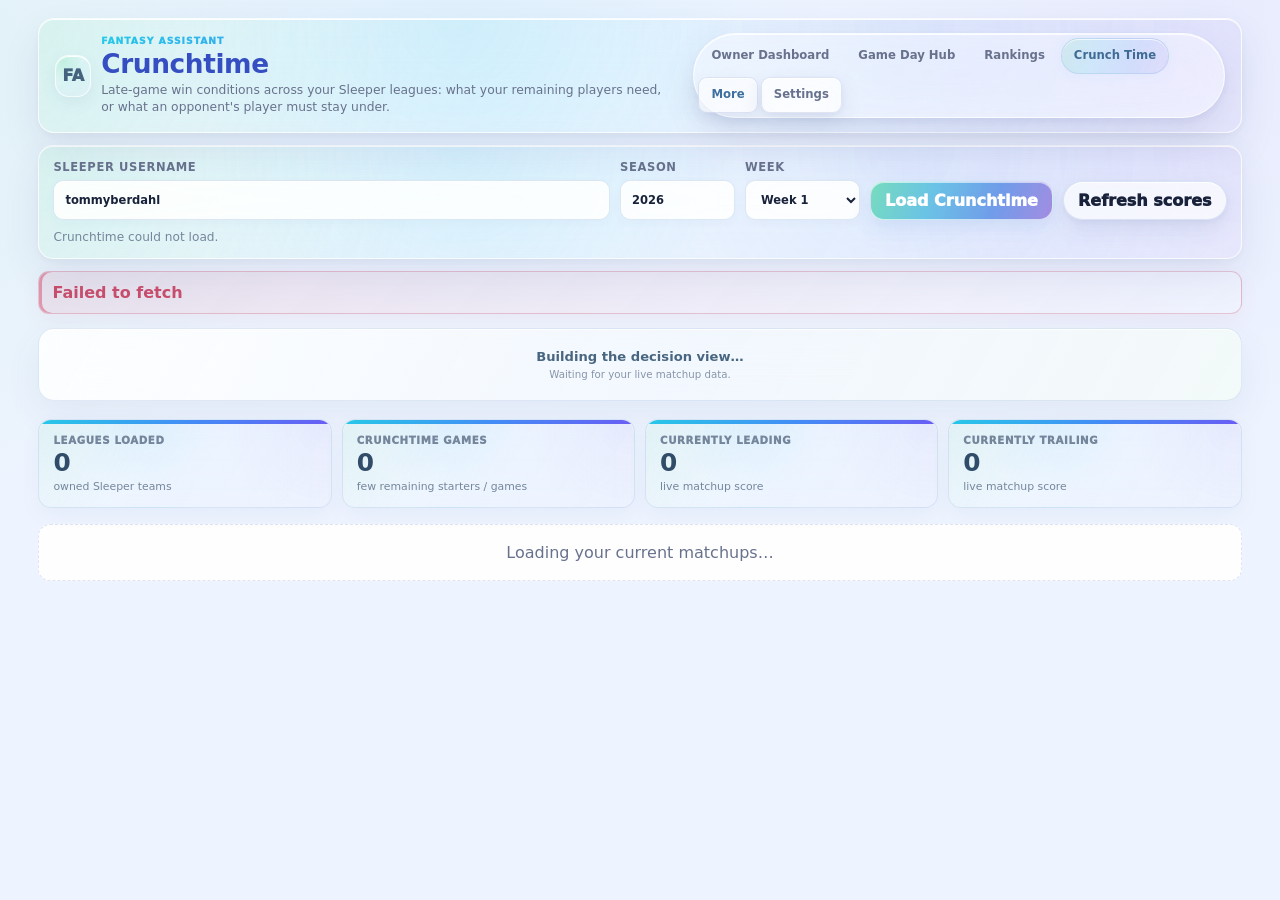
<file: crunchtime.html>
<!doctype html>
<html lang="en">
<head>
  <meta charset="utf-8" />
  <meta name="viewport" content="width=device-width,initial-scale=1" />
  <title>Fantasy Assistant · Crunchtime</title>
  <script>
    try {
      const savedTheme = localStorage.getItem("fantasyUiTheme") || localStorage.getItem("fantasyRankingsTheme");
      if (savedTheme === "dark" || savedTheme === "light") document.documentElement.dataset.theme = savedTheme;
    } catch (_) {}
  </script>
  <style>
    :root{--taupe:#2E2823;--panel:#39322B;--card:#342D27;--ivory:#FFFFED;--mint:#DBFFD6;--sky:#84BAD7;--green:#A9E6A5;--red:#E78080;--gold:#D8A94A;--muted:rgba(219,255,214,.76);--line:rgba(132,186,215,.3);--shadow:0 18px 44px rgba(46,40,35,.24)}
    *{box-sizing:border-box}body{margin:0;min-height:100vh;background:rgba(255,255,237,.92);color:var(--taupe);font-family:Inter,ui-sans-serif,system-ui,-apple-system,BlinkMacSystemFont,"Segoe UI",sans-serif;transition:background .2s ease,color .2s ease}button,input,select{font:inherit}button{cursor:pointer}
    .shell{width:min(1350px,96vw);margin:0 auto;padding:24px 0 56px}.topbar{display:flex;align-items:center;justify-content:space-between;gap:18px;margin-bottom:16px;padding:18px 20px;background:rgba(46,40,35,.92);border:1px solid rgba(132,186,215,.28);border-radius:18px;box-shadow:var(--shadow)}
    .brand{display:flex;gap:13px;align-items:center}.brand-mark{width:54px;height:54px;display:grid;place-items:center;border-radius:14px;background:rgba(216,169,74,.94);color:var(--taupe);font-weight:1000}.brand h1{margin:0;color:var(--mint);font-size:clamp(1.45rem,3vw,2.15rem)}.subtitle{margin:5px 0 0;color:var(--muted);font-size:.88rem;max-width:720px}
    .header-actions{display:flex;align-items:center;justify-content:flex-end;gap:8px;flex-wrap:wrap}.nav-button,.theme-toggle{min-height:38px;display:inline-flex;align-items:center;justify-content:center;padding:8px 12px;border-radius:999px;text-decoration:none;font-size:.78rem;font-weight:1000}.nav-button{background:rgba(132,186,215,.92);color:var(--taupe);border:1px solid rgba(255,255,237,.44)}.nav-button.gold{background:rgba(216,169,74,.94)}.theme-toggle{background:rgba(57,50,43,.92);color:var(--mint);border:1px solid rgba(216,169,74,.48)}
    .panel{background:rgba(46,40,35,.92);color:var(--mint);border:1px solid rgba(132,186,215,.22);border-radius:17px;box-shadow:var(--shadow)}.controls{padding:15px;margin-bottom:16px}.control-grid{display:grid;grid-template-columns:minmax(190px,1.25fr) 115px 115px auto auto;gap:10px;align-items:end}label{display:block;color:var(--muted);font-size:.72rem;font-weight:900;text-transform:uppercase;letter-spacing:.055em}input,select{width:100%;margin-top:6px;padding:10px 11px;border-radius:10px;border:1px solid rgba(169,230,165,.4);background:rgba(255,255,237,.94);color:var(--taupe);outline:none}.primary,.secondary{min-height:41px;padding:9px 14px;border-radius:10px;font-weight:1000}.primary{border:1px solid rgba(46,40,35,.4);background:rgba(219,255,214,.94);color:var(--taupe)}.secondary{border:1px solid rgba(132,186,215,.38);background:rgba(57,50,43,.92);color:var(--mint)}button:disabled{opacity:.55;cursor:not-allowed}.status-line{margin-top:10px;color:var(--muted);font-size:.76rem}.error{display:none;margin-bottom:14px;padding:11px 13px;border:1px solid rgba(231,128,128,.5);border-radius:11px;background:rgba(231,128,128,.13);color:#8f3f43;font-weight:800}.error.show{display:block}
    .summary{display:grid;grid-template-columns:repeat(4,minmax(0,1fr));gap:10px;margin-bottom:16px}.metric{padding:14px;border:2px solid var(--taupe);border-radius:13px;background:rgba(219,255,214,.94);color:var(--taupe)}.metric-label{font-size:.64rem;font-weight:1000;text-transform:uppercase;letter-spacing:.06em;color:rgba(46,40,35,.65)}.metric-value{margin-top:5px;font-size:1.55rem;line-height:1;font-weight:1000}.metric-note{margin-top:4px;font-size:.68rem;color:rgba(46,40,35,.65)}
    .league-list{display:grid;gap:12px}.league-card{overflow:hidden}.league-head{display:flex;align-items:flex-start;justify-content:space-between;gap:14px;padding:14px 15px;border-bottom:1px solid rgba(132,186,215,.16)}.league-name{font-size:.98rem;font-weight:1000}.team-name{margin-top:3px;color:var(--muted);font-size:.72rem}.score{font-size:1.2rem;font-weight:1000;color:var(--sky);white-space:nowrap}.score small{display:block;margin-top:3px;color:var(--muted);font-size:.58rem;text-align:right;text-transform:uppercase;letter-spacing:.05em}.crunch-body{padding:14px 15px}.scenario{padding:13px;border-radius:12px;border:1px solid rgba(216,169,74,.42);background:rgba(216,169,74,.1);color:var(--mint);font-size:.9rem;line-height:1.45;font-weight:900}.scenario.good{border-color:rgba(169,230,165,.45);background:rgba(169,230,165,.09)}.scenario.bad{border-color:rgba(231,128,128,.44);background:rgba(231,128,128,.09)}.scenario.neutral{border-color:rgba(132,186,215,.42);background:rgba(132,186,215,.08)}
    .remaining-grid{display:grid;grid-template-columns:1fr 1fr;gap:10px;margin-top:11px}.remaining-box{border:1px solid rgba(132,186,215,.2);border-radius:11px;background:rgba(52,45,39,.86);padding:10px}.remaining-title{font-size:.64rem;text-transform:uppercase;letter-spacing:.055em;color:var(--sky);font-weight:1000;margin-bottom:7px}.player-row{display:grid;grid-template-columns:minmax(0,1fr) auto;gap:9px;align-items:center;padding:7px 0;border-top:1px solid rgba(132,186,215,.1)}.player-row:first-of-type{border-top:0}.player-name{font-size:.78rem;font-weight:900}.player-meta{margin-top:2px;color:var(--muted);font-size:.62rem}.player-points{text-align:right;font-size:.83rem;font-weight:1000;color:var(--mint)}.player-points small{display:block;color:var(--muted);font-size:.55rem;font-weight:800}.empty{padding:18px;text-align:center;color:var(--muted);border:1px dashed rgba(132,186,215,.25);border-radius:12px}.quiet{opacity:.72}.badge{display:inline-flex;align-items:center;padding:3px 7px;border-radius:999px;background:rgba(132,186,215,.14);border:1px solid rgba(132,186,215,.25);font-size:.58rem;font-weight:900;text-transform:uppercase;letter-spacing:.05em;color:var(--sky);margin-left:6px}
    html[data-theme="dark"] body{background:#211C18;color:var(--ivory)}html[data-theme="dark"] .metric{border-color:rgba(255,255,237,.18)}
    @media(max-width:900px){.control-grid{grid-template-columns:1fr 1fr}.summary{grid-template-columns:1fr 1fr}.remaining-grid{grid-template-columns:1fr}.topbar{align-items:flex-start;flex-direction:column}}@media(max-width:520px){.control-grid,.summary{grid-template-columns:1fr}.league-head{flex-direction:column}.score small{text-align:left}}
  </style>
  <link rel="stylesheet" href="./app-shell.css" />
</head>
<body>
<main class="shell">
  <header class="topbar">
    <div class="brand"><div class="brand-mark">CT</div><div><h1>Crunchtime</h1><p class="subtitle">Late-game win conditions across your Sleeper leagues: what your remaining players need, or what an opponent's player must stay under.</p></div></div>
    <div class="header-actions"><a class="nav-button" href="./index.html">Owner Dashboard</a><a class="nav-button" href="./schedule-tool.html">Schedule Tool</a><a class="nav-button" href="./lineup-assistant.html">Lineup Assistant</a><a class="nav-button gold" href="./team-rankings.html">Team Rankings</a><button class="theme-toggle" id="themeToggle" type="button">☾ <span id="themeLabel">Dark background</span></button></div>
  </header>
  <section class="panel controls">
    <div class="control-grid">
      <label>Sleeper Username<input id="username" value="tommyberdahl" autocomplete="off" /></label>
      <label>Season<input id="season" type="number" min="2018" max="2035" value="2026" /></label>
      <label>Week<select id="week"></select></label>
      <button class="primary" id="loadBtn" type="button">Load Crunchtime</button>
      <button class="secondary" id="refreshBtn" type="button">Refresh scores</button>
    </div>
    <div class="status-line" id="statusLine">Loading current NFL week…</div>
  </section>
  <div class="error" id="errorBox"></div>
  <section class="summary" id="summary" hidden>
    <div class="metric"><div class="metric-label">Leagues loaded</div><div class="metric-value" id="leagueMetric">0</div><div class="metric-note">owned Sleeper teams</div></div>
    <div class="metric"><div class="metric-label">Crunchtime games</div><div class="metric-value" id="crunchMetric">0</div><div class="metric-note">few remaining starters / games</div></div>
    <div class="metric"><div class="metric-label">Currently leading</div><div class="metric-value" id="leadingMetric">0</div><div class="metric-note">live matchup score</div></div>
    <div class="metric"><div class="metric-label">Currently trailing</div><div class="metric-value" id="trailingMetric">0</div><div class="metric-note">live matchup score</div></div>
  </section>
  <section class="league-list" id="leagueList"><div class="empty">Loading your current matchups…</div></section>
</main>
<script>
const API="https://api.sleeper.app/v1";
const ESPN="https://site.api.espn.com/apis/site/v2/sports/football/nfl/scoreboard";
const state={user:null,players:null,leagues:[],week:1,season:"2026",games:new Map(),timer:null,loading:false};
const $=id=>document.getElementById(id);const els={username:$("username"),season:$("season"),week:$("week"),loadBtn:$("loadBtn"),refreshBtn:$("refreshBtn"),statusLine:$("statusLine"),errorBox:$("errorBox"),summary:$("summary"),leagueList:$("leagueList"),leagueMetric:$("leagueMetric"),crunchMetric:$("crunchMetric"),leadingMetric:$("leadingMetric"),trailingMetric:$("trailingMetric"),themeToggle:$("themeToggle"),themeLabel:$("themeLabel")};
function esc(v){return String(v??"").replace(/[&<>'"]/g,c=>({"&":"&amp;","<":"&lt;",">":"&gt;","'":"&#39;",'"':"&quot;"}[c]))}function n(v){const x=Number(v);return Number.isFinite(x)?x:0}function f(v){return n(v).toFixed(1)}function normalizeTeam(t){const x=String(t||"").toUpperCase();return({JAC:"JAX",WSH:"WAS",LV:"LV",OAK:"LV",SD:"LAC",STL:"LAR"})[x]||x}function nameOf(p,id){return p?.full_name||[p?.first_name,p?.last_name].filter(Boolean).join(" ")||`Player ${id}`}
async function json(url,label="request"){const r=await fetch(url);if(!r.ok)throw new Error(`${label} failed (${r.status})`);return r.json()}function showError(e){els.errorBox.textContent=e?.message||String(e);els.errorBox.classList.add("show")}function clearError(){els.errorBox.classList.remove("show");els.errorBox.textContent=""}function setLoading(on,msg){state.loading=on;els.loadBtn.disabled=on;els.refreshBtn.disabled=on;if(msg)els.statusLine.textContent=msg}
function ownerTeamName(roster,users){const u=users.find(x=>String(x.user_id)===String(roster?.owner_id));return roster?.metadata?.team_name||u?.metadata?.team_name||u?.display_name||u?.username||`Roster ${roster?.roster_id??""}`}
function gameStatus(team){return state.games.get(normalizeTeam(team))||null}function isRemaining(id){const p=state.players?.[String(id)];const g=gameStatus(p?.team);return Boolean(g&&!g.completed)}function playerRow(id,matchup){const p=state.players?.[String(id)]||{};const g=gameStatus(p.team);const pts=n(matchup?.players_points?.[String(id)]);const status=!g?"No game":g.completed?"Final":g.state==="in"?(g.detail||"Live"):(g.detail||"Upcoming");return {id:String(id),name:nameOf(p,id),team:normalizeTeam(p.team)||"FA",position:p.position||"—",points:pts,status,game:g}}
function remainingRows(matchup){return (matchup?.starters||[]).map(id=>playerRow(id,matchup)).filter(row=>row.game&&!row.game.completed)}
function remainingGames(rows){return new Set(rows.map(r=>r.game?.id).filter(Boolean)).size}function names(rows){return rows.map(r=>r.name).join(" + ")}
function scenario(my,opp,myRows,oppRows){const margin=n(my.points)-n(opp.points);const mine=myRows.length,theirs=oppRows.length;const cls=margin>0?"good":margin<0?"bad":"neutral";
  if(!mine&&!theirs)return {cls:"neutral",text:`This matchup appears finished at ${f(my.points)}–${f(opp.points)}.`};
  if(mine&&!theirs){const need=Math.max(0,-margin+.01);if(mine===1){const row=myRows[0],target=row.points+need;return {cls,text:need>0?`${row.name} needs about ${f(target)} total points (${f(need)} more from here) for you to move ahead.`:`You lead by ${f(margin)} with only ${row.name} left. You control the finish.`}}return {cls,text:need>0?`${names(myRows)} need ${f(need)} more combined points from here for you to move ahead.`:`You lead by ${f(margin)} with only your players remaining.`};}
  if(!mine&&theirs){if(theirs===1){const row=oppRows[0],finalLimit=row.points+margin;return {cls,text:margin>0?`${row.name} must finish below roughly ${f(finalLimit)} total points for you to hold the lead. That's less than ${f(margin)} more from here.`:`You currently trail by ${f(Math.abs(margin))} with only ${row.name} left for your opponent. You need negative scoring or a stat correction to flip it.`}}return {cls,text:margin>0?`Your opponent's remaining players can score less than ${f(margin)} more combined for you to hold on.`:`You trail by ${f(Math.abs(margin))} with only opponent players remaining.`};}
  if(mine===1&&theirs===1){const a=myRows[0],b=oppRows[0];return margin>=0?{cls,text:`${a.name} can be outscored by up to about ${f(margin)} points by ${b.name} from here and you still stay ahead.`}:{cls,text:`${a.name} needs to outscore ${b.name} by more than ${f(Math.abs(margin))} points from here.`};}
  return margin>=0?{cls,text:`Your remaining group (${names(myRows)}) can be outscored by up to about ${f(margin)} points by the opponent's remaining group and still hold the lead.`}:{cls,text:`Your remaining group (${names(myRows)}) needs to outscore the opponent's remaining group by more than ${f(Math.abs(margin))} points from here.`};}
function rowsMarkup(rows){if(!rows.length)return '<div class="empty quiet">No remaining starters.</div>';return rows.map(r=>`<div class="player-row"><div><div class="player-name">${esc(r.name)} <span class="badge">${esc(r.position)}</span></div><div class="player-meta">${esc(r.team)} · ${esc(r.status)}</div></div><div class="player-points">${f(r.points)}<small>current pts</small></div></div>`).join("")}
function render(){let crunch=0,leading=0,trailing=0;const cards=state.leagues.map(view=>{const my=view.myMatchup,opp=view.oppMatchup;if(!my||!opp)return "";const myRows=remainingRows(my),oppRows=remainingRows(opp),games=remainingGames([...myRows,...oppRows]),isCrunch=(myRows.length+oppRows.length<=4||games<=1)&&(myRows.length+oppRows.length>0);if(isCrunch)crunch++;if(n(my.points)>n(opp.points))leading++;else if(n(my.points)<n(opp.points))trailing++;const s=scenario(my,opp,myRows,oppRows);return `<article class="panel league-card ${isCrunch?"":"quiet"}"><div class="league-head"><div><div class="league-name">${esc(view.name)}${isCrunch?'<span class="badge">Crunchtime</span>':''}</div><div class="team-name">${esc(view.myName)} vs ${esc(view.oppName)}</div></div><div class="score">${f(my.points)} – ${f(opp.points)}<small>Week ${state.week}</small></div></div><div class="crunch-body"><div class="scenario ${s.cls}">${esc(s.text)}</div><div class="remaining-grid"><div class="remaining-box"><div class="remaining-title">Your remaining starters · ${myRows.length}</div>${rowsMarkup(myRows)}</div><div class="remaining-box"><div class="remaining-title">Opponent remaining starters · ${oppRows.length}</div>${rowsMarkup(oppRows)}</div></div></div></article>`}).filter(Boolean);els.leagueList.innerHTML=cards.length?cards.join(""):'<div class="empty">No active matchup pairs were found for this week.</div>';els.summary.hidden=false;els.leagueMetric.textContent=String(state.leagues.length);els.crunchMetric.textContent=String(crunch);els.leadingMetric.textContent=String(leading);els.trailingMetric.textContent=String(trailing)}
async function loadGames(season,week){const data=await json(`${ESPN}?dates=${encodeURIComponent(season)}&seasontype=2&week=${week}`,"NFL schedule");state.games=new Map();for(const event of data?.events||[]){const comp=event.competitions?.[0];if(!comp)continue;const g={id:String(event.id||""),completed:Boolean(event.status?.type?.completed),state:event.status?.type?.state||"pre",detail:event.status?.type?.shortDetail||event.status?.type?.detail||"",date:event.date||comp.date||""};for(const c of comp.competitors||[]){const abbr=normalizeTeam(c.team?.abbreviation);if(abbr)state.games.set(abbr,g)}}}
async function loadCrunchtime(){if(state.loading)return;clearError();const username=els.username.value.trim(),season=String(els.season.value||"").trim(),week=Number(els.week.value||1);if(!username)return showError(new Error("Enter a Sleeper Username."));try{setLoading(true,"Loading leagues and live matchup scores…");state.season=season;state.week=week;const user=await json(`${API}/user/${encodeURIComponent(username)}`,"Sleeper user");if(!user?.user_id)throw new Error("Sleeper user not found.");state.user=user;const leagues=await json(`${API}/user/${user.user_id}/leagues/nfl/${season}`,"Sleeper leagues");await loadGames(season,week);if(!state.players){els.statusLine.textContent="Loading Sleeper player directory…";state.players=await json(`${API}/players/nfl`,"Sleeper player directory")}
const results=await Promise.all((leagues||[]).map(async league=>{const [rosters,users,matchups]=await Promise.all([json(`${API}/league/${league.league_id}/rosters`),json(`${API}/league/${league.league_id}/users`),json(`${API}/league/${league.league_id}/matchups/${week}`)]);const myRoster=rosters.find(r=>String(r.owner_id)===String(user.user_id));if(!myRoster)return null;const myMatchup=matchups.find(m=>String(m.roster_id)===String(myRoster.roster_id));if(!myMatchup||myMatchup.matchup_id===null||myMatchup.matchup_id===undefined)return null;const oppMatchup=matchups.find(m=>String(m.matchup_id)===String(myMatchup.matchup_id)&&String(m.roster_id)!==String(myRoster.roster_id));if(!oppMatchup)return null;const oppRoster=rosters.find(r=>String(r.roster_id)===String(oppMatchup.roster_id));return {leagueId:String(league.league_id),name:league.name||`League ${league.league_id}`,myName:ownerTeamName(myRoster,users),oppName:ownerTeamName(oppRoster,users),myMatchup,oppMatchup}}));state.leagues=results.filter(Boolean);render();const now=new Date();els.statusLine.textContent=`Loaded ${state.leagues.length} matchups for Week ${week}. Auto-refreshes every 60 seconds · last updated ${now.toLocaleTimeString([], {hour:"numeric",minute:"2-digit"})}.`;setLoading(false);clearInterval(state.timer);state.timer=setInterval(()=>refreshScores(true),60000)}catch(e){setLoading(false);showError(e);els.statusLine.textContent="Crunchtime could not load."}}
async function refreshScores(silent=false){if(state.loading||!state.user)return;try{if(!silent)setLoading(true,"Refreshing matchup scores…");await loadGames(state.season,state.week);for(const view of state.leagues){const rows=await json(`${API}/league/${view.leagueId}/matchups/${state.week}`);view.myMatchup=rows.find(m=>String(m.roster_id)===String(view.myMatchup.roster_id))||view.myMatchup;view.oppMatchup=rows.find(m=>String(m.roster_id)===String(view.oppMatchup.roster_id))||view.oppMatchup}render();els.statusLine.textContent=`Scores refreshed ${new Date().toLocaleTimeString([], {hour:"numeric",minute:"2-digit"})}. Auto-refreshes every 60 seconds.`}catch(e){if(!silent)showError(e)}finally{if(!silent)setLoading(false)}}
function fillWeeks(selected){els.week.innerHTML=Array.from({length:18},(_,i)=>`<option value="${i+1}">Week ${i+1}</option>`).join("");els.week.value=String(Math.min(18,Math.max(1,Number(selected)||1)))}function theme(t){const dark=t==="dark";document.documentElement.dataset.theme=dark?"dark":"light";els.themeLabel.textContent=dark?"Light background":"Dark background";els.themeToggle.firstChild.textContent=dark?"☀ ":"☾ ";try{localStorage.setItem("fantasyUiTheme",dark?"dark":"light")}catch(_){}}
async function init(){const params=new URLSearchParams(location.search);if(params.get("username"))els.username.value=params.get("username");if(params.get("season"))els.season.value=params.get("season");let selected=params.get("week")||1;try{const nfl=await json(`${API}/state/nfl`);if(!params.get("season")&&nfl?.season)els.season.value=nfl.season;selected=params.get("week")||(nfl?.display_week||nfl?.week||1)}catch(_){}fillWeeks(selected);theme(document.documentElement.dataset.theme||"light");loadCrunchtime()}
els.loadBtn.addEventListener("click",loadCrunchtime);els.refreshBtn.addEventListener("click",()=>refreshScores(false));els.week.addEventListener("change",loadCrunchtime);els.themeToggle.addEventListener("click",()=>theme(document.documentElement.dataset.theme==="dark"?"light":"dark"));els.username.addEventListener("keydown",e=>{if(e.key==="Enter")loadCrunchtime()});init();
</script>
  <script src="./app-shell.js"></script>
</body>
</html>
</file>
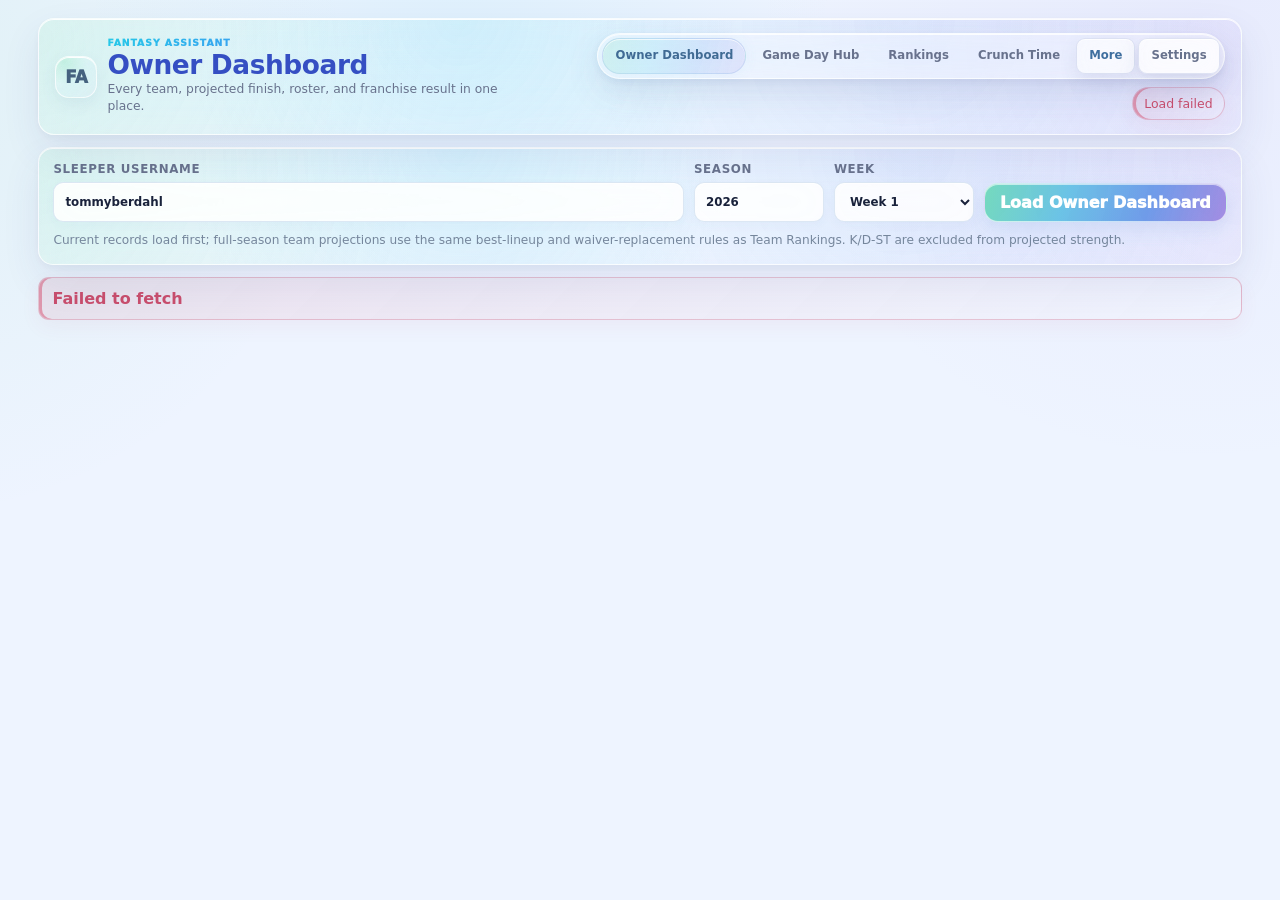
<file: home.html>
<!doctype html>
<html lang="en">
<head>
  <meta charset="utf-8" />
  <meta name="viewport" content="width=device-width,initial-scale=1" />
  <title>Fantasy Assistant · Owner Dashboard</title>
  <script>
    try {
      const savedTheme = localStorage.getItem("fantasyUiTheme") || localStorage.getItem("fantasyRankingsTheme");
      if (savedTheme === "dark" || savedTheme === "light") {
        document.documentElement.dataset.theme = savedTheme;
        localStorage.setItem("fantasyUiTheme", savedTheme);
      }
    } catch (_) {}
  </script>
  <style>
    :root{
      --taupe:#2E2823;
      --panel:#39322B;
      --card:#342D27;
      --ivory:#FFFFED;
      --mint:#DBFFD6;
      --green:#A9E6A5;
      --green-dark:#477B4C;
      --sky:#84BAD7;
      --red:#E78080;
      --red-dark:#9E474B;
      --gold:#D8A94A;
      --gold-dark:#8A671D;
      --muted:rgba(219,255,214,.76);
      --line:rgba(132,186,215,.3);
      --shadow:0 18px 44px rgba(46,40,35,.24);
    }
    *{box-sizing:border-box}
    body{
      margin:0;min-height:100vh;background:rgba(255,255,237,.9);color:var(--taupe);
      font-family:Inter,ui-sans-serif,system-ui,-apple-system,BlinkMacSystemFont,"Segoe UI",sans-serif;
      transition:background .2s ease,color .2s ease
    }
    button,input,select{font:inherit}
    button{cursor:pointer}
    .shell{width:min(1500px,96vw);margin:0 auto;padding:24px 0 58px}
    .topbar{
      display:flex;align-items:center;justify-content:space-between;gap:18px;margin-bottom:16px;padding:18px 20px;
      background:rgba(46,40,35,.9);border:1px solid rgba(132,186,215,.28);border-radius:18px;box-shadow:var(--shadow)
    }
    .brand{display:flex;align-items:center;gap:13px;min-width:0}
    .brand-mark{
      width:54px;height:54px;display:grid;place-items:center;flex:0 0 auto;border-radius:14px;
      background:rgba(219,255,214,.9);color:var(--taupe);border:2px solid var(--gold);font-size:1.05rem;font-weight:1000
    }
    h1{margin:0;color:var(--mint);font-size:clamp(1.45rem,3vw,2.15rem);line-height:1.05}
    .subtitle{margin:6px 0 0;color:var(--muted);font-size:.9rem}
    .header-actions{display:flex;align-items:center;justify-content:flex-end;gap:8px;flex-wrap:wrap}
    .nav-button{
      min-height:38px;display:inline-flex;align-items:center;justify-content:center;padding:8px 12px;border-radius:999px;
      background:rgba(132,186,215,.9);color:var(--taupe);border:1px solid rgba(255,255,237,.45);
      text-decoration:none;font-size:.78rem;font-weight:1000
    }
    .nav-button.secondary{background:rgba(219,255,214,.9)}
    .nav-button.gold{background:rgba(216,169,74,.92)}
    .theme-toggle{
      min-height:38px;display:inline-flex;align-items:center;justify-content:center;gap:6px;padding:8px 12px;border-radius:999px;
      background:rgba(57,50,43,.9);color:var(--mint);border:1px solid rgba(216,169,74,.48);font-size:.78rem;font-weight:1000
    }
    .theme-toggle:hover{border-color:var(--gold);box-shadow:0 0 0 1px rgba(216,169,74,.18)}
    .status-pill{padding:8px 11px;border:1px solid var(--line);border-radius:999px;color:var(--mint);font-size:.78rem;white-space:nowrap}
    .status-pill.ready{border-color:rgba(169,230,165,.55)}
    .status-pill.error{color:#F0A0A0;border-color:rgba(231,128,128,.5)}
    .panel{
      color:var(--mint);background:rgba(46,40,35,.9);border:1px solid rgba(132,186,215,.24);
      border-radius:17px;box-shadow:var(--shadow)
    }
    .controls{padding:15px;margin-bottom:16px}
    .control-grid{display:grid;grid-template-columns:minmax(190px,1.2fr) 130px 140px auto;gap:10px;align-items:end}
    label{display:block;color:var(--muted);font-size:.74rem;font-weight:900;text-transform:uppercase;letter-spacing:.055em}
    input,select{
      width:100%;margin-top:6px;padding:10px 11px;border-radius:10px;border:1px solid rgba(169,230,165,.4);
      background:rgba(255,255,237,.9);color:var(--taupe);outline:none
    }
    input:focus,select:focus{border-color:var(--sky);box-shadow:0 0 0 3px rgba(132,186,215,.24)}
    .primary{
      min-height:41px;padding:9px 15px;border-radius:10px;border:1px solid rgba(46,40,35,.4);
      background:rgba(219,255,214,.9);color:var(--taupe);font-weight:1000
    }
    .primary:disabled{opacity:.55;cursor:not-allowed}
    .load-note{margin-top:10px;color:var(--muted);font-size:.76rem;line-height:1.45}
    .loading-line{display:none;height:4px;margin:0 0 14px;border-radius:999px;background:linear-gradient(90deg,var(--sky),var(--gold),var(--green))}
    .loading-line.show{display:block;animation:pulse 1.15s ease-in-out infinite alternate}
    @keyframes pulse{from{opacity:.32}to{opacity:1}}
    .error-box{display:none;margin-bottom:14px;padding:11px 13px;border:1px solid rgba(231,128,128,.5);border-radius:11px;background:rgba(231,128,128,.13);color:#85363A;font-weight:800}
    .error-box.show{display:block}
    .dashboard{display:grid;gap:16px}
    .dashboard.hidden{display:none}
    .section{padding:16px}
    .section-head{display:flex;align-items:flex-start;justify-content:space-between;gap:14px;margin-bottom:12px}
    .section-title{font-size:1.06rem;font-weight:1000;color:var(--mint)}
    .section-note{margin-top:3px;color:var(--muted);font-size:.76rem;line-height:1.4}
    .metrics-stack{display:grid;gap:14px}
    .metric-band{padding:16px;border-radius:17px;border:1px solid transparent}
    .metric-band.current-season{background:rgba(132,186,215,.12);border-color:rgba(132,186,215,.34);box-shadow:inset 5px 0 0 rgba(132,186,215,.9)}
    .metric-band.all-time{background:rgba(216,169,74,.11);border-color:rgba(216,169,74,.36);box-shadow:inset 5px 0 0 rgba(216,169,74,.9)}
    .metric-group-label{display:flex;align-items:center;gap:9px;margin:0 0 12px;color:var(--taupe);font-size:1.13rem;line-height:1;font-weight:1000;letter-spacing:-.015em}
    .metric-group-label::before{content:"";width:9px;height:9px;border-radius:50%;background:var(--sky);box-shadow:0 0 0 4px rgba(132,186,215,.12)}
    .metric-band.all-time .metric-group-label::before{background:var(--gold);box-shadow:0 0 0 4px rgba(216,169,74,.12)}
    .metric-group-subtitle{margin-left:auto;color:rgba(46,40,35,.62);font-size:.64rem;font-weight:900;text-transform:uppercase;letter-spacing:.065em}
    html[data-theme="dark"] .metric-band.current-season{background:rgba(132,186,215,.075)}
    html[data-theme="dark"] .metric-band.all-time{background:rgba(216,169,74,.075)}
    html[data-theme="dark"] .metric-group-label{color:var(--ivory)}
    html[data-theme="dark"] .metric-group-subtitle{color:rgba(255,255,237,.58)}
    .metric-grid{display:grid;grid-template-columns:repeat(5,minmax(0,1fr));gap:10px}
    .career-grid{grid-template-columns:repeat(4,minmax(0,1fr))}
    .metric{padding:14px;border:2px solid var(--taupe);border-radius:13px;background:rgba(219,255,214,.9);color:var(--taupe)}
    .metric-label{font-size:.66rem;font-weight:1000;text-transform:uppercase;letter-spacing:.06em;color:rgba(46,40,35,.68)}
    .metric-value{margin-top:5px;font-size:1.65rem;line-height:1;font-weight:1000;color:var(--taupe)}
    .metric-note{margin-top:4px;font-size:.68rem;color:rgba(46,40,35,.68)}
    .metric-button{
      width:100%;text-align:left;font:inherit;cursor:pointer;position:relative;transition:border-color .18s ease,transform .18s ease,box-shadow .18s ease
    }
    .metric-button:hover{border-color:var(--gold);transform:translateY(-1px);box-shadow:0 8px 20px rgba(46,40,35,.12)}
    .metric-button[aria-expanded="true"]{border-color:var(--gold);box-shadow:inset 0 -4px 0 rgba(216,169,74,.82)}
    .metric-action{display:flex;align-items:center;gap:5px;margin-top:7px;color:#8D6517;font-size:.61rem;font-weight:1000;text-transform:uppercase;letter-spacing:.05em}
    .metric-action::after{content:"▼";font-size:.52rem;transition:transform .18s ease}
    .metric-button[aria-expanded="true"] .metric-action::after{transform:rotate(180deg)}
    .team-history-panel{padding:16px}
    .team-history-panel.hidden{display:none}
    .team-history-list{display:grid;gap:9px}
    .team-history-team{border:1px solid var(--line);border-radius:13px;background:rgba(52,45,39,.9);overflow:hidden}
    .team-history-team > summary{
      list-style:none;display:grid;grid-template-columns:minmax(0,1fr) auto 28px;gap:14px;align-items:center;padding:12px 14px;cursor:pointer
    }
    .team-history-team > summary::-webkit-details-marker{display:none}
    .team-history-team[open]{border-color:rgba(216,169,74,.5)}
    .team-history-name{color:var(--mint);font-size:.82rem;font-weight:1000}
    .team-history-league{margin-top:3px;color:var(--muted);font-size:.62rem}
    .team-history-career{text-align:right}
    .team-history-career span{display:block;color:var(--muted);font-size:.54rem;font-weight:900;text-transform:uppercase;letter-spacing:.05em}
    .team-history-career strong{display:block;margin-top:3px;color:var(--mint);font-size:.86rem}
    .history-chevron{width:26px;height:26px;display:grid;place-items:center;border-radius:50%;color:var(--gold);background:rgba(216,169,74,.09);border:1px solid rgba(216,169,74,.26);font-size:.62rem;transition:transform .18s ease}
    .team-history-team[open] .history-chevron{transform:rotate(90deg)}
    .team-history-table-wrap{overflow:auto;border-top:1px solid rgba(132,186,215,.16)}
    .team-history-table{width:100%;border-collapse:collapse;font-size:.68rem}
    .team-history-table th,.team-history-table td{padding:9px 12px;text-align:left;border-bottom:1px solid rgba(132,186,215,.11);white-space:nowrap}
    .team-history-table th{color:var(--sky);font-size:.55rem;text-transform:uppercase;letter-spacing:.055em;background:rgba(46,40,35,.52)}
    .team-history-table td{color:var(--muted)}
    .team-history-table tr:last-child td{border-bottom:0}
    .team-history-table td:first-child{color:var(--mint);font-weight:1000}
    .history-result-good{color:#B9F0B5!important;font-weight:900}
    .history-result-warn{color:#F0CA78!important;font-weight:900}
    .history-result-bad{color:#F0A0A0!important;font-weight:900}
    .draft-history-panel{overflow:hidden}
    .draft-history-panel > summary{list-style:none;display:flex;align-items:center;justify-content:space-between;gap:14px;cursor:pointer}
    .draft-history-panel > summary::-webkit-details-marker{display:none}
    .draft-history-toggle{display:inline-flex;align-items:center;gap:7px;padding:6px 9px;border-radius:999px;border:1px solid rgba(216,169,74,.34);color:var(--gold);font-size:.63rem;font-weight:1000;text-transform:uppercase;letter-spacing:.055em;white-space:nowrap}
    .draft-history-toggle::after{content:"▼";font-size:.5rem;transition:transform .18s ease}
    .draft-history-panel[open] .draft-history-toggle::after{transform:rotate(180deg)}
    .draft-history-list{display:grid;gap:9px;margin-top:13px}
    .draft-team{border:1px solid var(--line);border-radius:13px;background:rgba(52,45,39,.9);overflow:hidden}
    .draft-team > summary{list-style:none;display:grid;grid-template-columns:minmax(0,1fr) auto 26px;gap:12px;align-items:center;padding:12px 14px;cursor:pointer}
    .draft-team > summary::-webkit-details-marker{display:none}
    .draft-team[open]{border-color:rgba(216,169,74,.5)}
    .draft-team-name{color:var(--mint);font-size:.84rem;font-weight:1000}
    .draft-team-meta{margin-top:3px;color:var(--muted);font-size:.62rem}
    .draft-team-count{text-align:right}
    .draft-team-count span{display:block;color:var(--muted);font-size:.54rem;font-weight:900;text-transform:uppercase;letter-spacing:.055em}
    .draft-team-count strong{display:block;margin-top:3px;color:var(--mint);font-size:.86rem}
    .draft-chevron{width:26px;height:26px;display:grid;place-items:center;border-radius:50%;color:var(--gold);background:rgba(216,169,74,.09);border:1px solid rgba(216,169,74,.26);font-size:.62rem;transition:transform .18s ease}
    .draft-team[open] .draft-chevron{transform:rotate(90deg)}
    .draft-seasons{display:grid;gap:8px;padding:10px;border-top:1px solid rgba(132,186,215,.16)}
    .draft-season{border:1px solid rgba(132,186,215,.18);border-radius:10px;background:rgba(46,40,35,.5);overflow:hidden}
    .draft-season > summary{list-style:none;display:flex;align-items:center;justify-content:space-between;gap:10px;padding:9px 10px;cursor:pointer}
    .draft-season > summary::-webkit-details-marker{display:none}
    .draft-season-title{color:var(--mint);font-size:.71rem;font-weight:1000}
    .draft-season-meta{color:var(--muted);font-size:.58rem;font-weight:850}
    .draft-picks{display:grid;grid-template-columns:repeat(auto-fit,minmax(205px,1fr));gap:7px;padding:0 9px 9px}
    .draft-pick{display:grid;grid-template-columns:auto minmax(0,1fr);gap:8px;align-items:center;padding:8px 9px;border-radius:9px;background:rgba(255,255,237,.92);color:var(--taupe);border:1px solid rgba(46,40,35,.12)}
    .draft-pick-slot{min-width:42px;padding:5px 6px;border-radius:7px;background:rgba(216,169,74,.18);color:#7A5713;text-align:center;font-size:.67rem;font-weight:1000}
    .draft-pick-name{font-size:.7rem;font-weight:1000;white-space:nowrap;overflow:hidden;text-overflow:ellipsis}
    .draft-pick-meta{margin-top:2px;color:rgba(46,40,35,.64);font-size:.58rem;font-weight:800}
    .draft-empty{padding:10px;color:var(--muted);font-size:.66rem}
    .projections-section{padding:18px 18px 20px}
    .projections-section .section-head{align-items:center;margin-bottom:14px}
    .projection-list{display:grid;gap:9px}
    .projection-card{
      border:1px solid rgba(132,186,215,.28);border-radius:14px;background:rgba(52,45,39,.9);overflow:hidden;
      transition:border-color .18s ease,transform .18s ease,box-shadow .18s ease
    }
    .projection-card:hover{border-color:rgba(132,186,215,.48);transform:translateY(-1px)}
    .projection-card[open]{border-color:rgba(216,169,74,.55);box-shadow:inset 4px 0 0 rgba(216,169,74,.9)}
    .projection-summary{
      list-style:none;display:grid;
      grid-template-columns:minmax(280px,1fr) 122px 112px 126px 112px 30px;
      column-gap:22px;align-items:center;min-height:86px;padding:14px 18px;cursor:pointer
    }
    .projection-summary::-webkit-details-marker{display:none}
    .team-primary{min-width:0;padding-right:8px}
    .team-name{font-size:1rem;line-height:1.15;font-weight:1000;color:var(--mint);white-space:nowrap;overflow:hidden;text-overflow:ellipsis}
    .team-league{margin-top:5px;color:var(--muted);font-size:.69rem;white-space:nowrap;overflow:hidden;text-overflow:ellipsis}
    .team-records{display:flex;gap:9px;align-items:center;flex-wrap:wrap;margin-top:5px;color:var(--muted);font-size:.62rem;font-weight:800}
    .team-records strong{color:var(--mint);font-size:.64rem}
    .team-record-divider{opacity:.55}
    .projection-stat{min-width:0}
    .projection-stat span.stat-label{display:block;color:var(--muted);font-size:.56rem;font-weight:900;text-transform:uppercase;letter-spacing:.065em;white-space:nowrap}
    .projection-stat strong{display:flex;align-items:center;gap:6px;margin-top:5px;color:var(--mint);font-size:.98rem;line-height:1.05;white-space:nowrap}
    .rank-badge{
      display:inline-flex!important;align-items:center;justify-content:center;width:max-content!important;min-width:0!important;max-width:100%;
      padding:5px 9px;border-radius:999px;font-size:.72rem!important;line-height:1;font-weight:1000;border:1px solid transparent;white-space:nowrap
    }
    .rank-badge.playoff{background:rgba(169,230,165,.16);color:#B9F0B5;border-color:rgba(169,230,165,.44)}
    .rank-badge.bubble{background:rgba(216,169,74,.14);color:#F0CA78;border-color:rgba(216,169,74,.48)}
    .rank-badge.longshot{background:rgba(231,128,128,.13);color:#F0A0A0;border-color:rgba(231,128,128,.45)}
    .rank-total{color:var(--muted);font-size:.72rem;font-weight:900}
    .chevron{
      width:28px;height:28px;display:grid;place-items:center;border-radius:50%;justify-self:end;
      color:var(--gold);background:rgba(216,169,74,.09);border:1px solid rgba(216,169,74,.26);
      font-size:.68rem;font-weight:1000;transition:transform .18s ease,background .18s ease
    }
    .projection-card:hover .chevron{background:rgba(216,169,74,.16)}
    .projection-card[open] .chevron{transform:rotate(90deg)}
    .roster-drop{padding:0 14px 14px;border-top:1px solid rgba(132,186,215,.16)}
    .roster-drop-head{
      display:flex;justify-content:space-between;gap:10px;align-items:center;padding:11px 0 9px;color:var(--muted);font-size:.7rem
    }
    .roster-groups{display:grid;grid-template-columns:repeat(4,minmax(0,1fr));gap:9px}
    .roster-group{min-width:0;border:1px solid var(--line);border-radius:11px;background:rgba(46,40,35,.46);overflow:hidden}
    .roster-group-head{display:flex;justify-content:space-between;padding:8px 10px;background:rgba(132,186,215,.12);color:var(--mint);font-size:.66rem;font-weight:1000;text-transform:uppercase}
    .roster-player{display:grid;grid-template-columns:minmax(0,1fr) auto;gap:8px;align-items:center;padding:7px 9px;border-top:1px solid rgba(132,186,215,.1)}
    .roster-player-name{color:var(--mint);font-size:.68rem;font-weight:900;white-space:nowrap;overflow:hidden;text-overflow:ellipsis}
    .roster-player-meta{margin-top:2px;color:var(--muted);font-size:.55rem;white-space:nowrap;overflow:hidden;text-overflow:ellipsis}
    .roster-player-value{text-align:right;color:var(--sky);font-size:.66rem;font-weight:1000}
    .not-ranked{color:var(--gold);font-size:.52rem;text-transform:uppercase}
    .history-grid{display:grid;grid-template-columns:1fr 1fr;gap:12px}
    .history-card{padding:13px;border:1px solid var(--line);border-radius:13px;background:rgba(52,45,39,.9)}
    .history-card.good{box-shadow:inset 4px 0 0 var(--green)}
    .history-card.bad{box-shadow:inset 4px 0 0 var(--red)}
    .history-title{display:flex;align-items:center;gap:7px;color:var(--mint);font-size:.84rem;font-weight:1000}
    .history-items{display:grid;gap:7px;margin-top:10px}
    .history-item{display:grid;grid-template-columns:auto minmax(0,1fr) auto;gap:9px;align-items:center;padding:8px 9px;border-radius:9px;background:rgba(255,255,237,.92);color:var(--taupe)}
    .history-place{font-size:.77rem;font-weight:1000;white-space:nowrap}
    .history-copy{min-width:0}
    .history-league{font-size:.69rem;font-weight:1000;white-space:nowrap;overflow:hidden;text-overflow:ellipsis}
    .history-season{margin-top:2px;color:rgba(46,40,35,.65);font-size:.58rem}
    .history-icon{font-size:1rem}
    .empty{padding:16px;border:1px dashed var(--line);border-radius:10px;text-align:center;color:var(--muted);font-size:.75rem}
    .history-card .empty{margin-top:9px}
    .scoreboard-grid{display:grid;grid-template-columns:repeat(4,minmax(0,1fr));gap:9px;margin-top:11px}
    .score-card{min-width:0;padding:10px;border:1px solid var(--line);border-radius:12px;background:rgba(52,45,39,.9)}
    .score-card.leading{box-shadow:inset 4px 0 0 var(--green)}
    .score-card.trailing{box-shadow:inset 4px 0 0 var(--red)}
    .score-card.tied{box-shadow:inset 4px 0 0 var(--sky)}
    .score-league{display:flex;align-items:center;justify-content:space-between;gap:8px;margin-bottom:5px;color:var(--mint);font-size:.72rem;font-weight:1000}
    .week-badge{padding:3px 6px;border-radius:999px;background:rgba(132,186,215,.9);color:var(--taupe);font-size:.53rem;text-transform:uppercase}
    .score-team{display:grid;grid-template-columns:minmax(0,1fr) auto;gap:8px;align-items:center;padding:5px 0}
    .score-team + .score-team{border-top:1px solid rgba(132,186,215,.14)}
    .score-name{min-width:0;white-space:nowrap;overflow:hidden;text-overflow:ellipsis;color:var(--mint);font-size:.7rem;font-weight:900}
    .score-name small{display:block;margin-top:2px;color:var(--muted);font-size:.57rem;font-weight:700}
    .score-values{text-align:right;font-variant-numeric:tabular-nums}
    .actual-score{font-size:.95rem;font-weight:1000;color:var(--sky)}
    .projected-score{margin-top:2px;font-size:.57rem;font-weight:900;color:var(--muted)}
    .result-footer{display:grid;grid-template-columns:1fr 1fr;gap:5px;margin-top:5px;padding-top:6px;border-top:1px solid rgba(132,186,215,.14)}
    .result-pill{padding:4px 5px;border:1px solid var(--line);border-radius:7px;text-align:center;font-size:.55rem;font-weight:900;color:var(--sky)}
    details.extra-panel > summary{cursor:pointer;list-style:none;font-weight:1000;color:var(--mint)}
    details.extra-panel > summary::-webkit-details-marker{display:none}
    details.extra-panel > summary::after{content:"＋";float:right;color:var(--gold)}
    details.extra-panel[open] > summary::after{content:"−"}
    .legend{display:flex;gap:7px;flex-wrap:wrap}
    .legend span{padding:4px 7px;border-radius:999px;font-size:.6rem;font-weight:900}
    .legend .playoff{color:#B9F0B5;border:1px solid rgba(169,230,165,.4)}
    .legend .bubble{color:#F0CA78;border:1px solid rgba(216,169,74,.48)}
    .legend .longshot{color:#F0A0A0;border:1px solid rgba(231,128,128,.4)}
    html[data-theme="dark"] body{background:#211C18;color:var(--ivory)}
    html[data-theme="dark"] .topbar,html[data-theme="dark"] .panel{box-shadow:0 18px 44px rgba(0,0,0,.3)}
    @media(max-width:1150px){
      .projection-summary{grid-template-columns:minmax(230px,1fr) 112px 104px 112px 28px;column-gap:16px}
      .projection-stat.strength-stat{display:none}
      .roster-groups{grid-template-columns:repeat(2,minmax(0,1fr))}
      .scoreboard-grid{grid-template-columns:repeat(2,minmax(0,1fr))}
    }
    @media(max-width:820px){
      .metric-grid,.career-grid{grid-template-columns:repeat(2,minmax(0,1fr))}
      .metric-band{padding:13px}
      .metric-group-label{font-size:1rem}
      .draft-team > summary{grid-template-columns:minmax(0,1fr) auto 24px;gap:8px}
      .team-history-team > summary{grid-template-columns:minmax(0,1fr) auto 24px;gap:9px}
      .history-grid{grid-template-columns:1fr}
      .projection-summary{grid-template-columns:minmax(0,1fr) 100px 28px;column-gap:12px;min-height:78px}
      .projection-stat.mobile-hide,.projection-stat.secondary-stat{display:none}
    }
    @media(max-width:600px){
      .shell{width:min(94vw,680px);padding-top:12px}
      .metric-group-label{align-items:flex-start;flex-wrap:wrap}
      .metric-group-subtitle{width:100%;margin-left:18px}
      .draft-history-panel > summary{align-items:flex-start}
      .draft-picks{grid-template-columns:1fr}
      .topbar{align-items:flex-start;flex-direction:column;padding:15px}
      .header-actions{justify-content:flex-start}
      .control-grid{grid-template-columns:1fr 1fr}.control-grid label:first-child{grid-column:1/-1}.primary{grid-column:1/-1}
      .metric-grid{grid-template-columns:1fr 1fr}
      .roster-groups,.scoreboard-grid{grid-template-columns:1fr}
      .projection-summary{padding:11px;grid-template-columns:minmax(0,1fr) 82px 18px}
    }
  </style>
  <link rel="stylesheet" href="./app-shell.css" />
  <link rel="stylesheet" href="./trade-history.css" />
  <link rel="stylesheet" href="./waiver-history.css" />
</head>
<body>
  <main class="shell">
    <header class="topbar">
      <div class="brand">
        <div class="brand-mark">TB</div>
        <div>
          <h1>Owner Dashboard</h1>
          <p class="subtitle">Every team, projected finish, roster, and franchise result in one place.</p>
        </div>
      </div>
      <div class="header-actions">
        <a class="nav-button" id="scheduleLink" href="./schedule-tool.html">Schedule Tool</a>
        <a class="nav-button secondary" id="crunchtimeLink" href="./crunchtime.html">Crunchtime</a>
        <a class="nav-button secondary" id="lineupLink" href="./lineup-assistant.html">Lineup Assistant</a>
        <a class="nav-button gold" id="rankingsLink" href="./team-rankings.html">Team Rankings</a>
        <a class="nav-button secondary" id="waiverLink" href="./waiver-wire-agent.html">Waiver Wire Agent Beta</a>
        <button class="theme-toggle" id="themeToggle" type="button" aria-pressed="false"><span class="theme-icon" aria-hidden="true">☾</span><span id="themeToggleLabel">Dark background</span></button>
        <div class="status-pill" id="statusPill">Not loaded</div>
      </div>
    </header>

    <section class="panel controls">
      <div class="control-grid">
        <label>Sleeper Username<input id="username" value="tommyberdahl" autocomplete="off" /></label>
        <label>Season<input id="season" type="number" min="2018" max="2035" value="2026" /></label>
        <label>Week<select id="week"></select></label>
        <button class="primary" id="loadBtn" type="button">Refresh Owner Dashboard</button>
      </div>
      <div class="load-note" id="loadNote">Current records load first; full-season team projections use the same best-lineup and waiver-replacement rules as Team Rankings. K/D-ST are excluded from projected strength.</div>
    </section>

    <div class="loading-line" id="loadingLine"></div>
    <div class="error-box" id="errorBox"></div>

    <div class="dashboard hidden" id="dashboard">
      <section class="metrics-stack" aria-label="Owner records and totals">
        <div class="metric-band current-season">
          <div class="metric-group-label"><span>Current Season</span><span class="metric-group-subtitle" id="currentSeasonSubtitle">Selected-season owner totals</span></div>
          <div class="metric-grid">
            <div class="metric"><div class="metric-label">Combined record</div><div class="metric-value" id="combinedRecord">—</div><div class="metric-note">all owned teams</div></div>
            <div class="metric"><div class="metric-label">Current win rate</div><div class="metric-value" id="combinedWinPct">—</div><div class="metric-note">ties count as half a win</div></div>
            <div class="metric"><div class="metric-label">Combined points</div><div class="metric-value" id="combinedPoints">—</div><div class="metric-note">season points for</div></div>
            <div class="metric"><div class="metric-label" id="efficiencyMetricLabel">Lineup efficiency</div><div class="metric-value" id="combinedEfficiency">—</div><div class="metric-note">selected week</div></div>
            <div class="metric"><div class="metric-label">Teams</div><div class="metric-value" id="leagueCount">—</div><div class="metric-note">owned Sleeper teams</div></div>
          </div>
        </div>
        <div class="metric-band all-time">
          <div class="metric-group-label"><span>All Time</span><span class="metric-group-subtitle">Career Sleeper results</span></div>
          <div class="metric-grid career-grid">
            <button class="metric metric-button" id="allTimeRecordTile" type="button" aria-expanded="false" aria-controls="teamHistoryPanel"><div class="metric-label">All-time record</div><div class="metric-value" id="allTimeRecord">…</div><div class="metric-note">all available Sleeper seasons</div><div class="metric-action">Team history</div></button>
            <div class="metric"><div class="metric-label">All-time win rate</div><div class="metric-value" id="allTimeWinPct">…</div><div class="metric-note">ties count as half a win</div></div>
            <div class="metric"><div class="metric-label">Championships</div><div class="metric-value" id="championshipCount">…</div><div class="metric-note">winners-bracket titles</div></div>
            <div class="metric"><div class="metric-label">Top-3 finishes</div><div class="metric-value" id="topThreeCount">…</div><div class="metric-note">1st, 2nd, or 3rd place</div></div>
          </div>
        </div>
      </section>

      <section class="panel team-history-panel hidden" id="teamHistoryPanel" aria-label="Team history">
        <div class="section-head">
          <div>
            <div class="section-title">Team history</div>
            <div class="section-note">Franchise-by-franchise Sleeper history. Expand a team for each season's record, regular-season finish, and playoff or consolation finish.</div>
          </div>
        </div>
        <div class="team-history-list" id="teamHistoryList"><div class="empty">Load the dashboard to view team history.</div></div>
      </section>

      <details class="panel section draft-history-panel" id="draftHistoryPanel">
        <summary>
          <div>
            <div class="section-title">Draft History</div>
            <div class="section-note" id="draftHistoryNote">Every pick made for your franchise across the available Sleeper draft history.</div>
          </div>
          <span class="draft-history-toggle">View drafts</span>
        </summary>
        <div class="draft-history-list" id="draftHistoryList"><div class="empty">Load the dashboard to view draft history.</div></div>
      </details>

      <details class="panel section trade-history-panel" id="tradeHistoryPanel">
        <summary>
          <div>
            <div class="section-title">Trade History</div>
            <div class="section-note" id="tradeHistoryNote">See what you traded and how each side has performed.</div>
          </div>
          <span class="trade-history-toggle">View trades</span>
        </summary>
        <div class="trade-history-toolbar">
          <label>League<select id="tradeLeagueFilter"><option value="all">All leagues</option></select></label>
          <label>Season<select id="tradeSeasonFilter"><option value="all">All seasons</option></select></label>
          <label>Search trades<input type="search" id="tradeSearch" placeholder="Player, pick or manager…" autocomplete="off" /></label>
        </div>
        <details class="trade-grading-explainer">
          <summary>How are trades graded?</summary>
          <p>We compare each player's actual fantasy starts with other starters at the same position in that league. Playoff games count more, and recent games have a little extra weight. Draft picks are linked to the players selected when possible. Team playoff results are shown for context, but aren't automatically credited to one player.</p>
          <p>Grades reflect games already played, not projections. Trades with future picks or an ongoing season receive an early grade that can change.</p>
        </details>
        <div class="trade-history-meta" id="tradeHistoryMeta" aria-live="polite"></div>
        <div class="trade-history-list" id="tradeHistoryList"><div class="empty">Load the dashboard to view trade history.</div></div>
      </details>


      <details class="panel section waiver-history-panel" id="waiverHistoryPanel">
        <summary>
          <div>
            <div class="section-title">Top Waiver Adds</div>
            <div class="section-note" id="waiverHistoryNote">Find your best waiver claims and free-agent steals across Sleeper seasons.</div>
          </div>
          <span class="waiver-history-toggle">View pickups</span>
        </summary>
        <div class="waiver-history-filters">
          <label>League
            <select id="waiverHistoryLeague"><option value="all">All teams</option></select>
          </label>
          <label>Season
            <select id="waiverHistorySeason"><option value="all">All seasons</option></select>
          </label>
          <label>Pickup type
            <select id="waiverHistoryType">
              <option value="all">All pickups</option>
              <option value="waiver">Waiver claims</option>
              <option value="free_agent">Free agents</option>
            </select>
          </label>
          <label>Rank by
            <select id="waiverHistorySort">
              <option value="impact">Lineup impact</option>
              <option value="points">Total fantasy points</option>
              <option value="starts">Fantasy starts</option>
              <option value="ppg">Points per start</option>
            </select>
          </label>
        </div>
        <p class="waiver-history-method">Ranked by fantasy points above the typical starter at the same position, after you picked up the player. Playoff starts count more, and recent seasons get a small extra weight. Pickups that never reached your starting lineup appear lower in the rankings.</p>
        <div class="waiver-history-count" id="waiverHistoryCount" aria-live="polite"></div>
        <div class="waiver-add-list" id="waiverHistoryList">
          <div class="waiver-history-empty">Load the dashboard, then open Top Waiver Adds.</div>
        </div>
        <button class="waiver-history-more" id="waiverHistoryMore" type="button" hidden>Show all pickups</button>
      </details>

      <section class="panel section projections-section">
        <div class="section-head">
          <div>
            <div class="section-title">Team Projections</div>
            <div class="section-note" id="projectionNote">Projected records and rankings will load for every owned league.</div>
          </div>
          <div class="legend" aria-label="Rank tiers">
            <span class="playoff">1–6 Playoff</span><span class="bubble">7–9 Bubble</span><span class="longshot">10–12 Long shot</span>
          </div>
        </div>
        <div class="projection-list" id="teamProjections"></div>
      </section>

      <section class="panel section">
        <div class="section-head">
          <div>
            <div class="section-title">Owner History</div>
            <div class="section-note">League top-3 finishes come only from Sleeper's winners bracket. Toilet/consolation results are shown separately as lowlights.</div>
          </div>
        </div>
        <div class="history-grid">
          <div class="history-card good">
            <div class="history-title"><span>🏆</span><span>Accomplishments</span></div>
            <div id="accomplishments"></div>
          </div>
          <div class="history-card bad">
            <div class="history-title"><span>📉</span><span>Lowlights</span></div>
            <div id="lowlights"></div>
          </div>
        </div>
      </section>

      <details class="panel section extra-panel">
        <summary>Week <span id="scoreboardWeek">—</span> scoreboards</summary>
        <div class="section-note" id="scoreboardNote">Current matchup scores and starting-lineup projections.</div>
        <div class="scoreboard-grid" id="scoreboards"></div>
      </details>
    </div>
  </main>

  <script>
    "use strict";

    const SLEEPER_API = "https://api.sleeper.app/v1";
    const SLEEPER_DATA_API = "https://api.sleeper.com";
    const NON_STARTING_SLOTS = new Set(["BN","IR","TAXI"]);
    const EXCLUDED_RANKING_POSITIONS = new Set(["K","DEF","DST"]);
    const CORE_POSITIONS = ["QB","RB","WR","TE"];
    const POSITION_ORDER = ["QB","RB","WR","TE","K","DEF","OTHER"];
    const els = Object.fromEntries([...document.querySelectorAll("[id]")].map(el => [el.id, el]));
    const state = {
      user:null, rawLeagues:[], leagues:[], players:{}, currentProjections:new Map(),
      weeklyProjections:new Map(), nflState:null, season:null, week:null, history:[], teamHistory:new Map(), historyLoaded:false,
      draftHistory:new Map(), draftHistoryLoaded:false
    };

    for (let week = 1; week <= 18; week += 1) {
      const option = document.createElement("option");
      option.value = String(week);
      option.textContent = `Week ${week}`;
      els.week.appendChild(option);
    }
    els.week.value = "1";

    function escapeHtml(value){
      return String(value??"").replaceAll("&","&amp;").replaceAll("<","&lt;").replaceAll(">","&gt;").replaceAll('"',"&quot;").replaceAll("'","&#039;");
    }
    function clamp(value,minimum=0,maximum=100){return Math.max(minimum,Math.min(maximum,Number(value)||0))}
    function fmt(value,digits=1,fallback="—"){const n=Number(value);return Number.isFinite(n)?n.toFixed(digits):fallback}
    function ordinal(n){const num=Number(n);if(!Number.isFinite(num))return "—";const v=num%100;return `${num}${["th","st","nd","rd"][(v-20)%10]||["th","st","nd","rd"][v]||"th"}`}
    function formatRecord(meta){const ties=Number(meta?.ties||0);return ties?`${meta?.wins||0}-${meta?.losses||0}-${ties}`:`${meta?.wins||0}-${meta?.losses||0}`}
    function projectedRecord(team){const ties=Number(team?.projectedTies||0);return ties?`${team?.projectedWins||0}-${team?.projectedLosses||0}-${ties}`:`${team?.projectedWins||0}-${team?.projectedLosses||0}`}
    function recordText(record){
      if(!record)return "—";
      return Number(record.ties||0)?`${record.wins||0}-${record.losses||0}-${record.ties||0}`:`${record.wins||0}-${record.losses||0}`;
    }
    function teamAllTimeSummary(league){
      const rows=[],seen=new Set();
      for(const item of state.teamHistory.get(String(league.leagueId))||[]){
        const key=`${item.leagueId}:${item.season}`;
        if(seen.has(key))continue;seen.add(key);
        rows.push({wins:Number(item.wins||0),losses:Number(item.losses||0),ties:Number(item.ties||0)});
      }
      const currentKey=`${league.leagueId}:${state.season}`;
      if(!seen.has(currentKey)){
        rows.push({wins:Number(league.myMeta?.wins||0),losses:Number(league.myMeta?.losses||0),ties:Number(league.myMeta?.ties||0)});
      }
      const record=rows.reduce((out,row)=>{out.wins+=row.wins;out.losses+=row.losses;out.ties+=row.ties;return out},{wins:0,losses:0,ties:0});
      const decisions=record.wins+record.losses+record.ties;
      return {...record,winPct:decisions?(record.wins+record.ties*.5)/decisions*100:null,seasons:rows.length};
    }
    function recordPoints(settings,key){return Number(settings?.[key]||0)+Number(settings?.[`${key}_decimal`]||0)/100}
    function rankTierClass(rank){const n=Number(rank);if(!Number.isFinite(n)||n<1)return "";if(n<=6)return "playoff";if(n<=9)return "bubble";return "longshot"}
    function scoreValue(matchup){if(!matchup)return 0;const raw=matchup.custom_points!==null&&matchup.custom_points!==undefined?matchup.custom_points:matchup.points;const n=Number(raw);return Number.isFinite(n)?n:0}

    async function fetchJson(url,label){
      const response=await fetch(url);
      if(!response.ok)throw new Error(`${label||"Request"} failed (${response.status}).`);
      return response.json();
    }
    async function optionalJson(url){try{return await fetchJson(url)}catch(error){return null}}
    async function mapWithConcurrency(items,limit,worker){
      const results=new Array(items.length);let next=0;
      async function runner(){while(true){const index=next++;if(index>=items.length)return;try{results[index]={status:"fulfilled",value:await worker(items[index],index)}}catch(reason){results[index]={status:"rejected",reason}}}}
      await Promise.all(Array.from({length:Math.min(limit,items.length||1)},runner));return results;
    }

    function setLoading(loading,message=""){
      els.loadingLine.classList.toggle("show",loading);
      els.loadBtn.disabled=loading;
      els.loadBtn.textContent=loading?"Loading…":"Load Owner Dashboard";
      els.statusPill.textContent=loading?(message||"Loading…"):"Ready";
      els.statusPill.className=`status-pill ${loading?"":"ready"}`;
    }
    function showError(error){
      const message=error instanceof Error?error.message:String(error);
      els.errorBox.textContent=message;els.errorBox.classList.add("show");
      els.statusPill.textContent="Load failed";els.statusPill.className="status-pill error";
    }
    function clearError(){els.errorBox.textContent="";els.errorBox.classList.remove("show")}

    function getPlayer(playerId){
      const id=String(playerId);
      return state.players[id]||state.currentProjections.get(id)?.player||{
        full_name:/^[A-Z]{2,3}$/.test(id)?`${id} D/ST`:`Player ${id}`,
        position:/^[A-Z]{2,3}$/.test(id)?"DEF":"OTHER",
        team:/^[A-Z]{2,3}$/.test(id)?id:""
      };
    }
    function playerName(player,playerId=""){return player?.full_name||[player?.first_name,player?.last_name].filter(Boolean).join(" ")||`Player ${playerId}`}
    function primaryPosition(playerId){const p=getPlayer(playerId);return String(p.position||p.fantasy_positions?.[0]||"OTHER").toUpperCase()}
    function playerPositions(playerId){const p=getPlayer(playerId);return new Set([p.position,...(p.fantasy_positions||[])].filter(Boolean).map(x=>String(x).toUpperCase()))}
    function positionEligibleForSlot(position,slot){
      const p=String(position).toUpperCase(),s=String(slot).toUpperCase();
      if(p===s)return true;
      if(s==="FLEX")return ["RB","WR","TE"].includes(p);
      if(s==="SUPER_FLEX")return ["QB","RB","WR","TE"].includes(p);
      if(s==="WRRB_FLEX")return ["WR","RB"].includes(p);
      if(s==="REC_FLEX")return ["WR","TE"].includes(p);
      if(s==="IDP_FLEX")return ["DL","LB","DB","DE","DT","CB","S"].includes(p);
      if(s==="DL")return ["DL","DE","DT"].includes(p);
      if(s==="DB")return ["DB","CB","S"].includes(p);
      return false;
    }
    function playerEligibleForSlot(playerId,slot){return [...playerPositions(playerId)].some(position=>positionEligibleForSlot(position,slot))}
    function startingSlots(league){return (league.roster_positions||[]).filter(slot=>{const s=String(slot).toUpperCase();return !NON_STARTING_SLOTS.has(s)&&!EXCLUDED_RANKING_POSITIONS.has(s)})}

    function projectedPlayerPoints(record,scoringSettings){
      const stats=record?.stats||{};let points=0,matched=false;
      for(const [key,rawValue] of Object.entries(scoringSettings||{})){
        const stat=Number(stats[key]),value=Number(rawValue);
        if(!Number.isFinite(stat)||!Number.isFinite(value))continue;
        points+=stat*value;matched=true;
      }
      if(matched)return points;
      const reception=Number(scoringSettings?.rec||0),key=reception>=.75?"pts_ppr":reception>=.25?"pts_half_ppr":"pts_std";
      const fallback=Number(stats[key]??stats.pts_ppr??stats.pts_half_ppr??stats.pts_std);
      return Number.isFinite(fallback)?fallback:0;
    }
    function currentProjectedLineup(starters,league){
      let total=0,matched=0;
      for(const rawId of starters||[]){
        const id=String(rawId||"");if(!id||id==="0")continue;
        const row=state.currentProjections.get(id);if(!row)continue;
        total+=projectedPlayerPoints(row,league.scoringSettings);matched++;
      }
      return matched?total:null;
    }

    function addFlowEdge(graph,from,to,capacity,cost,meta=null){
      const forward={to,reverse:graph[to].length,capacity,cost,meta,initial:capacity};
      const reverse={to:from,reverse:graph[from].length,capacity:0,cost:-cost,meta:null,initial:0};
      graph[from].push(forward);graph[to].push(reverse);
    }
    function optimalLineup(playerIds,playerPoints,rosterPositions){
      const slots=(rosterPositions||[]).filter(slot=>{const s=String(slot).toUpperCase();return !NON_STARTING_SLOTS.has(s)&&!EXCLUDED_RANKING_POSITIONS.has(s)});
      const players=[...new Set((playerIds||[]).map(String).filter(id=>id&&id!=="0"))];
      if(!slots.length)return {total:0,assignments:[],filled:0};
      const source=0,slotOffset=1,playerOffset=slotOffset+slots.length,sink=playerOffset+players.length;
      const graph=Array.from({length:sink+1},()=>[]);
      slots.forEach((slot,slotIndex)=>{
        const slotNode=slotOffset+slotIndex;
        addFlowEdge(graph,source,slotNode,1,0);
        addFlowEdge(graph,slotNode,sink,1,0,{kind:"empty",slotIndex});
        players.forEach((playerId,playerIndex)=>{
          if(!playerEligibleForSlot(playerId,slot))return;
          const points=Math.max(0,Number(playerPoints?.[playerId]||0));
          addFlowEdge(graph,slotNode,playerOffset+playerIndex,1,-points,{kind:"assign",slotIndex,playerId,points});
        });
      });
      players.forEach((playerId,playerIndex)=>addFlowEdge(graph,playerOffset+playerIndex,sink,1,0));
      let flow=0,totalCost=0;
      while(flow<slots.length){
        const dist=Array(graph.length).fill(Infinity),prevNode=Array(graph.length).fill(-1),prevEdge=Array(graph.length).fill(-1),inQueue=Array(graph.length).fill(false),queue=[source];
        dist[source]=0;inQueue[source]=true;
        while(queue.length){
          const node=queue.shift();inQueue[node]=false;
          graph[node].forEach((edge,edgeIndex)=>{
            if(edge.capacity<=0||dist[node]+edge.cost>=dist[edge.to])return;
            dist[edge.to]=dist[node]+edge.cost;prevNode[edge.to]=node;prevEdge[edge.to]=edgeIndex;
            if(!inQueue[edge.to]){queue.push(edge.to);inQueue[edge.to]=true}
          });
        }
        if(!Number.isFinite(dist[sink]))break;
        let node=sink;
        while(node!==source){
          const parent=prevNode[node],edgeIndex=prevEdge[node],edge=graph[parent][edgeIndex];
          edge.capacity-=1;graph[node][edge.reverse].capacity+=1;node=parent;
        }
        totalCost+=dist[sink];flow++;
      }
      const assignments=[];
      slots.forEach((slot,slotIndex)=>{
        const slotNode=slotOffset+slotIndex;
        const used=graph[slotNode].find(edge=>edge.meta?.kind==="assign"&&edge.meta.slotIndex===slotIndex&&edge.initial===1&&edge.capacity===0);
        if(used)assignments.push({slot:String(slot).toUpperCase(),slotIndex,playerId:used.meta.playerId,points:used.meta.points});
      });
      return {total:Math.max(0,-totalCost),assignments,filled:assignments.length};
    }
    function projectedLineupWithWaiverFill(playerIds,projectionMap,league,allRostered){
      const ownedPool=[...new Set((playerIds||[]).map(String).filter(id=>id&&id!=="0"&&!EXCLUDED_RANKING_POSITIONS.has(primaryPosition(id))))];
      const ownedPoints={};for(const id of ownedPool)ownedPoints[id]=projectedPlayerPoints(projectionMap?.get(String(id)),league.scoring_settings||{});
      const ownedBest=optimalLineup(ownedPool,ownedPoints,league.roster_positions);
      const slots=startingSlots(league);
      const ownedAssignments=ownedBest.assignments.filter(a=>Number(a.points)>0).map(a=>({...a,source:"roster"}));
      const filledSlots=new Set(ownedAssignments.map(a=>a.slotIndex));
      const missingSlots=slots.map((slot,slotIndex)=>({slot:String(slot).toUpperCase(),slotIndex})).filter(row=>!filledSlots.has(row.slotIndex));
      if(!missingSlots.length)return {total:ownedAssignments.reduce((sum,a)=>sum+a.points,0),assignments:ownedAssignments,waiverCount:0};

      const waiverPool=[],waiverPoints={};
      for(const [rawId,row] of projectionMap||[]){
        const id=String(rawId),position=primaryPosition(id);
        if(allRostered.has(id)||!CORE_POSITIONS.includes(position)||EXCLUDED_RANKING_POSITIONS.has(position))continue;
        if(!missingSlots.some(m=>playerEligibleForSlot(id,m.slot)))continue;
        const player=getPlayer(id),status=String(player.status||"").toLowerCase();if(status==="inactive")continue;
        const points=projectedPlayerPoints(row,league.scoring_settings||{});if(!(points>0))continue;
        waiverPool.push(id);waiverPoints[id]=points;
      }
      if(!waiverPool.length)return {total:ownedAssignments.reduce((sum,a)=>sum+a.points,0),assignments:ownedAssignments,waiverCount:0};
      const fillBest=optimalLineup(waiverPool,waiverPoints,missingSlots.map(m=>m.slot));
      const waiverAssignments=fillBest.assignments.filter(a=>Number(a.points)>0).map(a=>{
        const original=missingSlots[a.slotIndex];
        return {...a,slot:original.slot,slotIndex:original.slotIndex,source:"waiver"};
      });
      const assignments=[...ownedAssignments,...waiverAssignments].sort((a,b)=>a.slotIndex-b.slotIndex);
      return {total:assignments.reduce((sum,a)=>sum+a.points,0),assignments,waiverCount:waiverAssignments.length};
    }

    function actualModeledScore(matchup){
      if(!matchup)return 0;
      const points=matchup.players_points||{};
      return (matchup.starters||[]).map(String).filter(id=>id&&id!=="0"&&!EXCLUDED_RANKING_POSITIONS.has(primaryPosition(id))).reduce((sum,id)=>sum+(Number(points[id])||0),0);
    }
    function regularSeasonWeeks(league){
      const playoff=Number(league.settings?.playoff_week_start);
      if(Number.isFinite(playoff)&&playoff>1)return Math.max(1,Math.min(18,playoff-1));
      return 14;
    }
    function autoCompletedThrough(league,season){
      const max=regularSeasonWeeks(league),nfl=state.nflState,currentSeason=Number(nfl?.season);
      if(!Number.isFinite(currentSeason))return 0;
      if(Number(season)<currentSeason)return max;
      if(Number(season)>currentSeason)return 0;
      const type=String(nfl?.season_type||"").toLowerCase();
      if(type==="pre")return 0;if(type==="post")return max;
      if(type==="regular")return Math.max(0,Math.min(max,Number(nfl?.week||1)-1));
      return 0;
    }

    function buildRosterMeta(rosters,users){
      const lookup=Object.fromEntries((users||[]).map(user=>[String(user.user_id),user]));
      return (rosters||[]).map(roster=>{
        const owner=lookup[String(roster.owner_id)]||{},settings=roster.settings||{};
        return {
          rosterId:Number(roster.roster_id),roster,
          name:owner.metadata?.team_name||owner.display_name||owner.username||`Roster ${roster.roster_id}`,
          wins:Number(settings.wins||0),losses:Number(settings.losses||0),ties:Number(settings.ties||0),
          pointsFor:recordPoints(settings,"fpts"),pointsAgainst:recordPoints(settings,"fpts_against")
        };
      });
    }
    function isMyRoster(roster,userId){
      const coOwners=Array.isArray(roster?.co_owners)?roster.co_owners.map(String):[];
      return String(roster?.owner_id)===String(userId)||coOwners.includes(String(userId));
    }
    function matchupForRoster(rows,rosterId){return (rows||[]).find(row=>String(row.roster_id)===String(rosterId))||null}

    function finalizeCurrentLeague(raw){
      const standings=buildRosterMeta(raw.rosters,raw.users).sort((a,b)=>b.wins-a.wins||b.ties-a.ties||b.pointsFor-a.pointsFor||a.name.localeCompare(b.name));
      standings.forEach((team,index)=>team.rank=index+1);
      const myMeta=standings.find(team=>String(team.rosterId)===String(raw.myRoster.roster_id));
      const myMatchup=matchupForRoster(raw.matchups,raw.myRoster.roster_id);
      const opponentMatchup=myMatchup?(raw.matchups||[]).find(row=>row.matchup_id!==null&&String(row.matchup_id)===String(myMatchup.matchup_id)&&String(row.roster_id)!==String(myMatchup.roster_id))||null:null;
      const opponentMeta=opponentMatchup?standings.find(team=>String(team.rosterId)===String(opponentMatchup.roster_id)):null;
      const actual=scoreValue(myMatchup);
      const modeledActual=actualModeledScore(myMatchup);
      const optimal=myMatchup?optimalLineup(myMatchup.players||raw.myRoster.players,myMatchup.players_points||{},raw.league.roster_positions).total:0;
      return {
        leagueId:String(raw.league.league_id),rawLeague:raw.league,name:raw.league.name||`League ${raw.league.league_id}`,
        totalRosters:Number(raw.league.total_rosters||standings.length),scoringSettings:raw.league.scoring_settings||{},
        rosterPositions:raw.league.roster_positions||[],myRoster:raw.myRoster,myMeta,standings,myMatchup,opponentMatchup,opponentMeta,
        actual,modeledActual,opponentActual:scoreValue(opponentMatchup),optimal,efficiency:optimal>0?clamp(modeledActual/optimal*100):null,
        myProjection:null,opponentProjection:null,projection:null
      };
    }

    async function loadSharedProjections(season,weeks){
      state.weeklyProjections=new Map();
      const unique=[...new Set(weeks)].sort((a,b)=>a-b);
      const results=await mapWithConcurrency(unique,4,week=>fetchJson(`${SLEEPER_DATA_API}/projections/nfl/${season}/${week}?season_type=regular`,`Week ${week} projections`));
      results.forEach((result,index)=>{
        if(result.status==="fulfilled"&&Array.isArray(result.value)&&result.value.length){
          state.weeklyProjections.set(unique[index],new Map(result.value.map(row=>[String(row.player_id),row])));
        }
      });
    }

    async function projectLeague(leagueView){
      const league=leagueView.rawLeague,maxWeek=regularSeasonWeeks(league),completedThrough=autoCompletedThrough(league,state.season);
      const weeks=Array.from({length:maxWeek},(_,i)=>i+1);
      const matchupResults=await mapWithConcurrency(weeks,5,week=>fetchJson(`${SLEEPER_API}/league/${league.league_id}/matchups/${week}`,`Week ${week} ${league.name} matchups`));
      const matchups=new Map();
      matchupResults.forEach((result,index)=>{if(result.status==="fulfilled"&&Array.isArray(result.value))matchups.set(index+1,result.value)});
      const teams=buildRosterMeta(leagueView.standings.map(x=>x.roster).filter(Boolean),[]);
      // buildRosterMeta above cannot retain names from normalized standings; use current standings directly.
      const modeledTeams=leagueView.standings.map(team=>({
        rosterId:Number(team.rosterId),roster:team.roster||leagueView._rosters?.find(r=>String(r.roster_id)===String(team.rosterId)),
        name:team.name,projectedWins:0,projectedLosses:0,projectedTies:0,completedActualPoints:0,futureProjectedPoints:0,weeklyBest:{}
      }));
      const allRostered=new Set((leagueView._rosters||[]).flatMap(roster=>(roster.players||[]).map(String)));

      for(let week=1;week<=maxWeek;week++){
        const rows=matchups.get(week)||[];
        for(const team of modeledTeams){
          const matchup=matchupForRoster(rows,team.rosterId);
          if(week<=completedThrough){
            if(matchup)team.completedActualPoints+=actualModeledScore(matchup);
          }else{
            const projectionMap=state.weeklyProjections.get(week);
            if(!projectionMap||!team.roster){team.weeklyBest[week]=null;continue}
            const taxi=new Set((team.roster.taxi||[]).map(String));
            const pool=(team.roster.players||[]).map(String).filter(id=>!taxi.has(id)&&!EXCLUDED_RANKING_POSITIONS.has(primaryPosition(id)));
            const best=projectedLineupWithWaiverFill(pool,projectionMap,league,allRostered);
            team.weeklyBest[week]=best;team.futureProjectedPoints+=best.total;
          }
        }
      }

      for(let week=1;week<=maxWeek;week++){
        const rows=matchups.get(week)||[],groups=new Map();
        for(const row of rows){
          if(row.matchup_id===null||row.matchup_id===undefined)continue;
          const key=String(row.matchup_id);if(!groups.has(key))groups.set(key,[]);groups.get(key).push(row);
        }
        for(const pair of groups.values()){
          if(pair.length<2)continue;
          const a=modeledTeams.find(t=>String(t.rosterId)===String(pair[0].roster_id)),b=modeledTeams.find(t=>String(t.rosterId)===String(pair[1].roster_id));
          if(!a||!b)continue;
          let aScore,bScore,modeled=false;
          if(week<=completedThrough){aScore=actualModeledScore(pair[0]);bScore=actualModeledScore(pair[1]);modeled=true}
          else{aScore=a.weeklyBest[week]?.total;bScore=b.weeklyBest[week]?.total;modeled=Number.isFinite(aScore)&&Number.isFinite(bScore)}
          if(!modeled)continue;
          if(aScore>bScore){a.projectedWins++;b.projectedLosses++}
          else if(bScore>aScore){b.projectedWins++;a.projectedLosses++}
          else{a.projectedTies++;b.projectedTies++}
        }
      }

      for(const team of modeledTeams)team.seasonStrengthPoints=team.completedActualPoints+team.futureProjectedPoints;
      const strengthOrder=[...modeledTeams].sort((a,b)=>b.seasonStrengthPoints-a.seasonStrengthPoints||a.name.localeCompare(b.name));
      strengthOrder.forEach((team,index)=>team.overallRank=index+1);
      const finishOrder=[...modeledTeams].sort((a,b)=>(b.projectedWins+b.projectedTies*.5)-(a.projectedWins+a.projectedTies*.5)||b.seasonStrengthPoints-a.seasonStrengthPoints||a.name.localeCompare(b.name));
      finishOrder.forEach((team,index)=>team.projectedFinish=index+1);
      const mine=modeledTeams.find(team=>String(team.rosterId)===String(leagueView.myRoster.roster_id));
      return mine?{...mine,completedThrough,maxWeek,projectionWeeks:[...state.weeklyProjections.keys()].filter(w=>w>completedThrough&&w<=maxWeek)}:null;
    }

    function currentRosterStatus(playerId,league){
      const id=String(playerId),starters=new Set((league.myMatchup?.starters||league.myRoster.starters||[]).map(String)),taxi=new Set((league.myRoster.taxi||[]).map(String)),reserve=new Set((league.myRoster.reserve||[]).map(String));
      if(starters.has(id))return "Starter";if(taxi.has(id))return "Taxi";if(reserve.has(id))return "IR";return "Bench";
    }
    function rosterMarkup(league){
      const groups={};
      for(const rawId of league.myRoster.players||[]){
        const id=String(rawId),position=primaryPosition(id),group=POSITION_ORDER.includes(position)?position:"OTHER",player=getPlayer(id);
        const projection=projectedPlayerPoints(state.currentProjections.get(id),league.scoringSettings),status=currentRosterStatus(id,league);
        if(!groups[group])groups[group]=[];
        groups[group].push({id,player,position,projection,status});
      }
      return POSITION_ORDER.filter(position=>groups[position]?.length).map(position=>{
        const rows=groups[position].sort((a,b)=>b.projection-a.projection||playerName(a.player,a.id).localeCompare(playerName(b.player,b.id)));
        return `<div class="roster-group"><div class="roster-group-head"><span>${escapeHtml(position)}</span><span>${rows.length}</span></div>${rows.map(row=>{
          const excluded=EXCLUDED_RANKING_POSITIONS.has(row.position);
          return `<div class="roster-player"><div><div class="roster-player-name">${escapeHtml(playerName(row.player,row.id))}</div><div class="roster-player-meta">${escapeHtml(row.player.team||"FA")} · ${escapeHtml(row.status)}${row.player.injury_status?` · ${escapeHtml(row.player.injury_status)}`:""}</div></div><div class="roster-player-value">${excluded?'<span class="not-ranked">not ranked</span>':`${fmt(row.projection,1)}<br><span class="roster-player-meta">W${state.week} proj</span>`}</div></div>`;
        }).join("")}</div>`;
      }).join("");
    }

    function projectionCard(league){
      const p=league.projection;
      if(!p){
        return `<details class="projection-card"><summary class="projection-summary"><div class="team-primary"><div class="team-name">${escapeHtml(league.myMeta?.name||"My team")}</div><div class="team-league">${escapeHtml(league.name)}</div><div class="team-records"><span>Current <strong>${escapeHtml(formatRecord(league.myMeta))}</strong></span></div></div><div class="projection-stat"><span class="stat-label">Projection</span><strong>Unavailable</strong></div><div class="chevron">▶</div></summary><div class="roster-drop"><div class="roster-groups">${rosterMarkup(league)}</div></div></details>`;
      }
      return `<details class="projection-card">
        <summary class="projection-summary">
          <div class="team-primary">
            <div class="team-name">${escapeHtml(league.myMeta?.name||"My team")}</div>
            <div class="team-league">${escapeHtml(league.name)}</div>
            <div class="team-records"><span>Current <strong>${escapeHtml(formatRecord(league.myMeta))}</strong></span></div>
          </div>
          <div class="projection-stat"><span class="stat-label">Projected record</span><strong>${escapeHtml(projectedRecord(p))}</strong></div>
          <div class="projection-stat mobile-hide"><span class="stat-label">Projected finish</span><strong><span class="rank-badge ${rankTierClass(p.projectedFinish)}">${ordinal(p.projectedFinish)}</span></strong></div>
          <div class="projection-stat secondary-stat mobile-hide"><span class="stat-label">Overall rank</span><strong><span class="rank-badge ${rankTierClass(p.overallRank)}">#${p.overallRank}</span><span class="rank-total">/ ${league.totalRosters}</span></strong></div>
          <div class="projection-stat secondary-stat strength-stat"><span class="stat-label">Strength pts</span><strong>${fmt(p.seasonStrengthPoints,1)}</strong></div>
          <div class="chevron">▶</div>
        </summary>
        <div class="roster-drop">
          <div class="roster-drop-head"><span>Current roster · K/D-ST shown but excluded from ranking calculations</span><span>${p.projectionWeeks.length} future projection week${p.projectionWeeks.length===1?"":"s"} modeled</span></div>
          <div class="roster-groups">${rosterMarkup(league)}</div>
        </div>
      </details>`;
    }

    function teamHistoryRows(league){
      const rows=[],seen=new Set();
      for(const item of state.teamHistory.get(String(league.leagueId))||[]){
        const key=`${item.leagueId}:${item.season}`;
        if(seen.has(key))continue;
        seen.add(key);
        rows.push({...item,isCurrent:String(item.leagueId)===String(league.leagueId)&&String(item.season)===String(state.season)});
      }
      const currentKey=`${league.leagueId}:${state.season}`;
      if(!seen.has(currentKey)){
        rows.push({
          leagueId:String(league.leagueId),leagueName:league.name,season:String(state.season),
          wins:Number(league.myMeta?.wins||0),losses:Number(league.myMeta?.losses||0),ties:Number(league.myMeta?.ties||0),
          regularSeasonRank:Number(league.myMeta?.rank||0)||null,total:Number(league.totalRosters||0),
          finish:null,consolationFinish:null,isCurrent:true,status:String(league.rawLeague?.status||"")
        });
      }
      return rows.sort((a,b)=>Number(b.season)-Number(a.season));
    }
    function regularFinishText(row){
      if(row.regularSeasonRank===null||row.regularSeasonRank===undefined||!Number.isFinite(Number(row.regularSeasonRank)))return "—";
      const total=Number(row.total||0);
      const suffix=row.isCurrent&&String(row.status||"").toLowerCase()!=="complete"?" current":"";
      return `${ordinal(Number(row.regularSeasonRank))}${total?` / ${total}`:""}${suffix}`;
    }
    function playoffFinishInfo(row){
      if(row.isCurrent&&String(row.status||"").toLowerCase()!=="complete")return {text:"In progress",tone:""};
      if(row.finish!==null&&row.finish!==undefined&&Number.isFinite(Number(row.finish))){
        const place=Number(row.finish);
        return {text:place===1?"Champion":ordinal(place),tone:place<=3?"history-result-good":""};
      }
      if(row.consolationFinish!==null&&row.consolationFinish!==undefined&&Number.isFinite(Number(row.consolationFinish))){
        const place=Number(row.consolationFinish);
        return {text:place===1?"Toilet Bowl champ":`Consolation ${ordinal(place)}`,tone:place===1?"history-result-bad":"history-result-warn"};
      }
      if(row.hasWinnersBracket||row.hasLosersBracket)return {text:"Missed playoffs",tone:"history-result-warn"};
      return {text:"—",tone:""};
    }
    function renderTeamHistory(){
      if(!state.historyLoaded){
        els.teamHistoryList.innerHTML='<div class="empty">Loading franchise history…</div>';
        return;
      }
      const ordered=[...state.leagues].sort((a,b)=>(a.myMeta?.name||a.name).localeCompare(b.myMeta?.name||b.name));
      els.teamHistoryList.innerHTML=ordered.map(league=>{
        const career=teamAllTimeSummary(league),rows=teamHistoryRows(league);
        const record=recordText(career),pct=Number.isFinite(career.winPct)?`${career.winPct.toFixed(1)}%`:"—";
        const body=rows.map(row=>{
          const playoff=playoffFinishInfo(row);
          const rec=recordText(row);
          return `<tr><td>${escapeHtml(row.season||"—")}</td><td>${escapeHtml(rec)}</td><td>${escapeHtml(regularFinishText(row))}</td><td class="${playoff.tone}">${escapeHtml(playoff.text)}</td></tr>`;
        }).join("");
        return `<details class="team-history-team"><summary><div><div class="team-history-name">${escapeHtml(league.myMeta?.name||"My team")}</div><div class="team-history-league">${escapeHtml(league.name)} · ${career.seasons} season${career.seasons===1?"":"s"}</div></div><div class="team-history-career"><span>All-time record</span><strong>${escapeHtml(record)} · ${escapeHtml(pct)}</strong></div><div class="history-chevron">▶</div></summary><div class="team-history-table-wrap"><table class="team-history-table"><thead><tr><th>Season</th><th>Record</th><th>Regular season</th><th>Playoff finish</th></tr></thead><tbody>${body}</tbody></table></div></details>`;
      }).join("")||'<div class="empty">No franchise history was found.</div>';
    }

    function allTimeSummary(){
      const rows=[];
      const seen=new Set();
      for(const item of state.history||[]){
        const key=`${item.leagueId}:${item.season}`;
        if(seen.has(key))continue;
        seen.add(key);
        rows.push({wins:Number(item.wins||0),losses:Number(item.losses||0),ties:Number(item.ties||0)});
      }
      for(const league of state.leagues||[]){
        const key=`${league.leagueId}:${state.season}`;
        if(seen.has(key))continue;
        seen.add(key);
        rows.push({wins:Number(league.myMeta?.wins||0),losses:Number(league.myMeta?.losses||0),ties:Number(league.myMeta?.ties||0)});
      }
      const record=rows.reduce((out,row)=>{out.wins+=row.wins;out.losses+=row.losses;out.ties+=row.ties;return out},{wins:0,losses:0,ties:0});
      const decisions=record.wins+record.losses+record.ties;
      const winPct=decisions?(record.wins+record.ties*.5)/decisions*100:null;
      const championships=(state.history||[]).filter(item=>item.finish===1).length;
      const topThree=(state.history||[]).filter(item=>Number.isFinite(item.finish)&&item.finish<=3).length;
      return {...record,winPct,championships,topThree};
    }

    function renderMetrics(){
      const totals=state.leagues.reduce((out,league)=>{
        out.wins+=league.myMeta?.wins||0;out.losses+=league.myMeta?.losses||0;out.ties+=league.myMeta?.ties||0;out.points+=league.myMeta?.pointsFor||0;
        if(league.optimal>0){out.actual+=league.modeledActual;out.optimal+=league.optimal}return out;
      },{wins:0,losses:0,ties:0,points:0,actual:0,optimal:0});
      const decisions=totals.wins+totals.losses+totals.ties,winRate=decisions?(totals.wins+totals.ties*.5)/decisions*100:null,efficiency=totals.optimal>0?clamp(totals.actual/totals.optimal*100):null;
      els.combinedRecord.textContent=totals.ties?`${totals.wins}-${totals.losses}-${totals.ties}`:`${totals.wins}-${totals.losses}`;
      els.combinedWinPct.textContent=Number.isFinite(winRate)?`${winRate.toFixed(1)}%`:"—";
      els.combinedPoints.textContent=fmt(totals.points,1);
      els.combinedEfficiency.textContent=Number.isFinite(efficiency)?`${efficiency.toFixed(1)}%`:"—";
      els.efficiencyMetricLabel.textContent=`W${state.week} lineup efficiency`;
      els.currentSeasonSubtitle.textContent=`${state.season || "Selected"} owner totals`;
      els.leagueCount.textContent=String(state.leagues.length);
      if(state.historyLoaded){
        const career=allTimeSummary();
        els.allTimeRecord.textContent=career.ties?`${career.wins}-${career.losses}-${career.ties}`:`${career.wins}-${career.losses}`;
        els.allTimeWinPct.textContent=Number.isFinite(career.winPct)?`${career.winPct.toFixed(1)}%`:"—";
        els.championshipCount.textContent=String(career.championships);
        els.topThreeCount.textContent=String(career.topThree);
      }else{
        els.allTimeRecord.textContent="…";els.allTimeWinPct.textContent="…";els.championshipCount.textContent="…";els.topThreeCount.textContent="…";
      }
    }
    function renderProjections(){
      const ordered=[...state.leagues].sort((a,b)=>{
        const ar=a.projection?.overallRank??999,br=b.projection?.overallRank??999,at=a.totalRosters||12,bt=b.totalRosters||12;
        return ar/at-br/bt||(a.projection?.projectedFinish??999)/(at)-(b.projection?.projectedFinish??999)/(bt)||a.name.localeCompare(b.name);
      });
      els.teamProjections.innerHTML=ordered.map(projectionCard).join("")||'<div class="empty">No teams were returned.</div>';
      const covered=state.leagues.filter(l=>l.projection).length;
      els.projectionNote.textContent=`${covered} of ${state.leagues.length} teams projected using completed modeled points plus future best-lineup projections. Bye-week zeroes can be filled by the league waiver wire.`;
    }

    function comparisonTone(value,other,available=true){if(!available||!Number.isFinite(value)||!Number.isFinite(other))return "";if(value>other)return "leading";if(value<other)return "trailing";return "tied"}
    function scoreboardMarkup(league){
      if(!league.myMatchup||!league.opponentMatchup||!league.opponentMeta){
        return `<article class="score-card tied"><div class="score-league"><span>${escapeHtml(league.name)}</span><span class="week-badge">W${state.week}</span></div><div class="score-name">${escapeHtml(league.myMeta?.name||"My team")}</div><div class="roster-player-meta">No matchup posted.</div></article>`;
      }
      const currentClass=comparisonTone(league.actual,league.opponentActual),hasProj=Number.isFinite(league.myProjection)&&Number.isFinite(league.opponentProjection);
      return `<article class="score-card ${currentClass||"tied"}">
        <div class="score-league"><span>${escapeHtml(league.name)}</span><span class="week-badge">W${state.week}</span></div>
        <div class="score-team"><div class="score-name">${escapeHtml(league.myMeta.name)}<small>Your team</small></div><div class="score-values"><div class="actual-score">${fmt(league.actual,2)}</div><div class="projected-score">Proj ${fmt(league.myProjection,1)}</div></div></div>
        <div class="score-team"><div class="score-name">${escapeHtml(league.opponentMeta.name)}</div><div class="score-values"><div class="actual-score">${fmt(league.opponentActual,2)}</div><div class="projected-score">Proj ${fmt(league.opponentProjection,1)}</div></div></div>
        <div class="result-footer"><div class="result-pill">${league.actual>league.opponentActual?"Ahead":league.actual<league.opponentActual?"Behind":"Tied"}</div><div class="result-pill">${hasProj?(league.myProjection>league.opponentProjection?"Projected win":league.myProjection<league.opponentProjection?"Projected loss":"Projected tie"):"Projection unavailable"}</div></div>
      </article>`;
    }
    function renderScoreboards(){
      els.scoreboardWeek.textContent=String(state.week);
      els.scoreboardNote.textContent=`Actual Week ${state.week} score plus current starting-lineup projections.`;
      els.scoreboards.innerHTML=state.leagues.map(scoreboardMarkup).join("");
    }

    function bracketPlacement(rosterId,rows,maxPlace=99){
      const placements=[];
      for(const row of Array.isArray(rows)?rows:[]){
        const p=Number(row?.p);if(!Number.isFinite(p)||p<1)continue;
        if(String(row.w)===String(rosterId))placements.push(p);
        if(String(row.l)===String(rosterId))placements.push(p+1);
      }
      const valid=placements.filter(p=>p>=1&&p<=Number(maxPlace||99));
      return valid.length?Math.min(...valid):null;
    }
    function regularSeasonRank(rosters,rosterId){
      const ordered=(Array.isArray(rosters)?rosters:[]).slice().sort((a,b)=>{
        const as=a.settings||{},bs=b.settings||{};
        const aw=Number(as.wins||0),bw=Number(bs.wins||0);if(bw!==aw)return bw-aw;
        const at=Number(as.ties||0),bt=Number(bs.ties||0);if(bt!==at)return bt-at;
        const ap=recordPoints(as,"fpts"),bp=recordPoints(bs,"fpts");if(bp!==ap)return bp-ap;
        return Number(a.roster_id||0)-Number(b.roster_id||0);
      });
      const index=ordered.findIndex(r=>String(r.roster_id)===String(rosterId));
      return index>=0?index+1:null;
    }
    async function loadHistoryChain(startLeagueId,userId,visited){
      const results=[];let leagueId=startLeagueId,guard=0;
      while(leagueId&&String(leagueId)!=="0"&&!visited.has(String(leagueId))&&guard<12){
        guard++;visited.add(String(leagueId));
        const league=await optionalJson(`${SLEEPER_API}/league/${leagueId}`);if(!league)break;
        const [rosters,winners,losers]=await Promise.all([
          optionalJson(`${SLEEPER_API}/league/${leagueId}/rosters`),
          optionalJson(`${SLEEPER_API}/league/${leagueId}/winners_bracket`),
          optionalJson(`${SLEEPER_API}/league/${leagueId}/losers_bracket`)
        ]);
        const myRoster=(Array.isArray(rosters)?rosters:[]).find(roster=>isMyRoster(roster,userId));
        if(myRoster){
          // IMPORTANT: winners_bracket placement is the only source for league championship/top-3 finishes.
          // losers_bracket placement is a separate consolation/toilet-bowl result and must never become "1st overall".
          const finish=bracketPlacement(myRoster.roster_id,winners,league.total_rosters);
          const consolationFinish=bracketPlacement(myRoster.roster_id,losers,league.total_rosters);
          const regRank=regularSeasonRank(rosters,myRoster.roster_id);
          const settings=myRoster.settings||{};
          results.push({
            leagueId:String(league.league_id),leagueName:league.name||`League ${league.league_id}`,season:String(league.season||""),rosterId:String(myRoster.roster_id),
            finish:Number.isFinite(finish)?finish:null,consolationFinish:Number.isFinite(consolationFinish)?consolationFinish:null,
            regularSeasonRank:Number.isFinite(regRank)?regRank:null,total:Number(league.total_rosters||0),
            hasWinnersBracket:Array.isArray(winners)&&winners.length>0,hasLosersBracket:Array.isArray(losers)&&losers.length>0,status:String(league.status||""),
            wins:Number(settings.wins||0),losses:Number(settings.losses||0),ties:Number(settings.ties||0)
          });
        }
        leagueId=league.previous_league_id;
      }
      return results;
    }
    async function loadOwnerHistory(){
      const tasks=state.rawLeagues.map(async league=>{
        const start=String(league.status||"").toLowerCase()==="complete"?league.league_id:league.previous_league_id;
        const rows=start&&String(start)!=="0"?await loadHistoryChain(start,state.user.user_id,new Set()):[];
        return {currentLeagueId:String(league.league_id),rows};
      });
      const resultSets=await Promise.all(tasks);
      state.teamHistory=new Map(resultSets.map(result=>[result.currentLeagueId,result.rows]));
      const dedupe=new Map();
      resultSets.flatMap(result=>result.rows).forEach(item=>dedupe.set(`${item.leagueId}:${item.season}`,item));
      state.history=[...dedupe.values()].sort((a,b)=>Number(b.season)-Number(a.season)||a.leagueName.localeCompare(b.leagueName));
      state.historyLoaded=true;
    }
    function draftPickName(pick){
      const meta=pick?.metadata||{},fromMeta=[meta.first_name,meta.last_name].filter(Boolean).join(" ").trim();
      return fromMeta||playerName(getPlayer(String(pick?.player_id||"")),String(pick?.player_id||""));
    }
    function draftPickSlot(pick,draft){
      const round=Number(pick?.round),teams=Number(draft?.settings?.teams||0),pickNo=Number(pick?.pick_no);
      if(Number.isFinite(round)&&teams>0&&Number.isFinite(pickNo))return `${round}.${String(((pickNo-1)%teams)+1).padStart(2,"0")}`;
      if(Number.isFinite(round))return `R${round}`;
      return Number.isFinite(pickNo)?`#${pickNo}`:"Pick";
    }
    function draftLabel(draft){
      const meta=draft?.metadata||{},rounds=Number(draft?.settings?.rounds||0),type=String(draft?.type||"").toLowerCase();
      if(meta.name)return meta.name;
      if(type==="auction")return "Auction draft";
      if(rounds>0&&rounds<=8)return "Rookie / supplemental draft";
      return "Startup / full draft";
    }
    async function loadDraftHistory(){
      const teamEntries=await mapWithConcurrency(state.leagues,3,async view=>{
        const lineage=[],seen=new Set();
        const historical=state.teamHistory.get(String(view.leagueId))||[];
        const current={leagueId:String(view.leagueId),season:String(state.season),rosterId:String(view.myRoster.roster_id),leagueName:view.name};
        for(const row of [current,...historical]){
          if(!row?.leagueId||seen.has(String(row.leagueId)))continue;
          seen.add(String(row.leagueId));lineage.push(row);
        }
        const seasonResults=await mapWithConcurrency(lineage,3,async row=>{
          const drafts=await optionalJson(`${SLEEPER_API}/league/${row.leagueId}/drafts`);
          if(!Array.isArray(drafts)||!drafts.length)return {season:row.season,leagueId:row.leagueId,drafts:[]};
          const draftResults=await mapWithConcurrency(drafts,3,async draft=>{
            const picks=await optionalJson(`${SLEEPER_API}/draft/${draft.draft_id}/picks`);
            const mine=(Array.isArray(picks)?picks:[]).filter(pick=>
              String(pick?.roster_id||"")===String(row.rosterId||"") || String(pick?.picked_by||"")===String(state.user?.user_id||"")
            ).sort((a,b)=>Number(a.pick_no||999)-Number(b.pick_no||999));
            return {draft,picks:mine};
          });
          const mineDrafts=draftResults.filter(r=>r.status==="fulfilled"&&r.value&&r.value.picks.length).map(r=>r.value);
          return {season:String(row.season||""),leagueId:String(row.leagueId),drafts:mineDrafts};
        });
        return {
          currentLeagueId:String(view.leagueId),
          seasons:seasonResults.filter(r=>r.status==="fulfilled").map(r=>r.value).filter(Boolean).sort((a,b)=>Number(b.season||0)-Number(a.season||0))
        };
      });
      state.draftHistory=new Map(teamEntries.filter(r=>r.status==="fulfilled").map(r=>[r.value.currentLeagueId,r.value.seasons]));
      state.draftHistoryLoaded=true;
    }
    function renderDraftHistory(){
      if(!state.draftHistoryLoaded){
        els.draftHistoryList.innerHTML='<div class="empty">Open Draft History to load your picks.</div>';
        els.draftHistoryNote.textContent='Every pick made for your franchise across the available Sleeper draft history.';
        return;
      }
      let totalDrafts=0,totalPicks=0;
      const cards=state.leagues.map(view=>{
        const seasons=state.draftHistory.get(String(view.leagueId))||[];
        const drafts=seasons.flatMap(row=>row.drafts||[]);totalDrafts+=drafts.length;totalPicks+=drafts.reduce((sum,d)=>sum+d.picks.length,0);
        const body=seasons.flatMap(row=>(row.drafts||[]).map(({draft,picks})=>{
          const pickCards=picks.map(pick=>{
            const meta=pick.metadata||{},position=meta.position||getPlayer(String(pick.player_id||""))?.position||"—",team=meta.team||getPlayer(String(pick.player_id||""))?.team||"FA";
            return `<div class="draft-pick"><div class="draft-pick-slot">${escapeHtml(draftPickSlot(pick,draft))}</div><div><div class="draft-pick-name">${escapeHtml(draftPickName(pick))}</div><div class="draft-pick-meta">${escapeHtml(position)} · ${escapeHtml(team)} · overall #${escapeHtml(pick.pick_no||"—")}</div></div></div>`;
          }).join("");
          const rounds=Number(draft?.settings?.rounds||0),status=String(draft?.status||"");
          return `<details class="draft-season"><summary><div class="draft-season-title">${escapeHtml(row.season)} · ${escapeHtml(draftLabel(draft))}</div><div class="draft-season-meta">${picks.length} pick${picks.length===1?"":"s"}${rounds?` · ${rounds} rounds`:""}${status?` · ${escapeHtml(status)}`:""}</div></summary><div class="draft-picks">${pickCards||'<div class="draft-empty">No picks were recorded for this roster.</div>'}</div></details>`;
        })).join("");
        return `<details class="draft-team"><summary><div><div class="draft-team-name">${escapeHtml(view.myMeta?.name||"My team")}</div><div class="draft-team-meta">${escapeHtml(view.name)}</div></div><div class="draft-team-count"><span>Draft History</span><strong>${drafts.length} draft${drafts.length===1?"":"s"} · ${drafts.reduce((sum,d)=>sum+d.picks.length,0)} picks</strong></div><div class="draft-chevron">▶</div></summary><div class="draft-seasons">${body||'<div class="draft-empty">No Sleeper draft picks were found for this franchise history.</div>'}</div></details>`;
      }).join("");
      els.draftHistoryList.innerHTML=cards||'<div class="empty">No draft history was found.</div>';
      els.draftHistoryNote.textContent=`${totalPicks} recorded picks across ${totalDrafts} draft${totalDrafts===1?"":"s"} in the available franchise histories.`;
    }

    function historyItem(item,type){
      let icon="⬇",label="";
      if(type==="good"){
        icon=item.finish===1?"🏆":item.finish===2?"🥈":"🥉";
        label=item.finish===1?"League Champion":item.finish===2?"Runner-up":"3rd place";
      }else if(item.lowlightType==="toilet"){
        icon="🚽";label="Toilet Bowl / consolation winner";
      }else{
        icon="📉";label="Regular-season last";
      }
      return `<div class="history-item"><div class="history-icon">${icon}</div><div class="history-copy"><div class="history-league">${escapeHtml(item.leagueName)}</div><div class="history-season">${escapeHtml(item.season)} season</div></div><div class="history-place">${escapeHtml(label)}</div></div>`;
    }
    function renderHistory(){
      const accomplishments=state.history.filter(item=>Number.isFinite(item.finish)&&item.finish<=3);
      const lowlights=[];
      for(const item of state.history){
        // A #1 result in Sleeper's losers bracket is NOT a league championship. Surface it separately.
        if(item.consolationFinish===1)lowlights.push({...item,lowlightType:"toilet"});
        // Also identify a true bottom regular-season standing without pretending the consolation bracket is an overall finish.
        if(item.total>0&&item.regularSeasonRank===item.total)lowlights.push({...item,lowlightType:"last"});
      }
      els.accomplishments.innerHTML=accomplishments.length?`<div class="history-items">${accomplishments.map(item=>historyItem(item,"good")).join("")}</div>`:'<div class="empty">No championship or top-3 finish was found in the available Sleeper winners-bracket history.</div>';
      els.lowlights.innerHTML=lowlights.length?`<div class="history-items">${lowlights.map(item=>historyItem(item,"bad")).join("")}</div>`:'<div class="empty">No toilet-bowl/consolation win or regular-season last-place finish was found in the available Sleeper history.</div>';
    }

    async function loadDashboard(){
      const username=els.username.value.trim(),season=Number(els.season.value),week=Number(els.week.value);
      if(!username)return showError(new Error("Enter a Sleeper Username."));
      if(!Number.isInteger(season)||season<2018)return showError(new Error("Enter a valid season."));
      clearError();setLoading(true,"Finding Sleeper account…");
      try{
        const user=await fetchJson(`${SLEEPER_API}/user/${encodeURIComponent(username)}`,"Sleeper user lookup");
        if(!user?.user_id)throw new Error(`Sleeper user “${username}” was not found.`);
        setLoading(true,"Loading current teams…");
        const [leagues,nflState,players,currentProjectionRows]=await Promise.all([
          fetchJson(`${SLEEPER_API}/user/${user.user_id}/leagues/nfl/${season}`,"Sleeper leagues"),
          optionalJson(`${SLEEPER_API}/state/nfl`),
          fetchJson(`${SLEEPER_API}/players/nfl?active=true`,"NFL players"),
          optionalJson(`${SLEEPER_DATA_API}/projections/nfl/${season}/${week}?season_type=regular`)
        ]);
        if(!Array.isArray(leagues)||!leagues.length)throw new Error(`No Sleeper leagues were found for ${season}.`);
        window.dispatchEvent(new Event("fantasy-dashboard-reset"));
        state.user=user;state.rawLeagues=leagues;state.nflState=nflState;state.players=players||{};state.season=season;state.week=week;state.history=[];state.teamHistory=new Map();state.historyLoaded=false;state.draftHistory=new Map();state.draftHistoryLoaded=false;
        els.teamHistoryList.innerHTML='<div class="empty">Loading franchise history…</div>';
        els.draftHistoryList.innerHTML='<div class="empty">Open Draft History to load your picks.</div>';
        els.draftHistoryNote.textContent='Every pick made for your franchise across the available Sleeper draft history.';
        state.currentProjections=new Map((Array.isArray(currentProjectionRows)?currentProjectionRows:[]).map(row=>[String(row.player_id),row]));

        const currentResults=await mapWithConcurrency(leagues,4,async league=>{
          const [rosters,users,matchups]=await Promise.all([
            fetchJson(`${SLEEPER_API}/league/${league.league_id}/rosters`,`${league.name} rosters`),
            fetchJson(`${SLEEPER_API}/league/${league.league_id}/users`,`${league.name} managers`),
            optionalJson(`${SLEEPER_API}/league/${league.league_id}/matchups/${week}`)
          ]);
          const myRoster=(rosters||[]).find(roster=>isMyRoster(roster,user.user_id));
          return myRoster?{league,rosters,users,matchups:Array.isArray(matchups)?matchups:[],myRoster}:null;
        });
        state.leagues=currentResults.filter(r=>r.status==="fulfilled"&&r.value).map(r=>{
          const view=finalizeCurrentLeague(r.value);
          view._rosters=r.value.rosters;view._users=r.value.users;
          view.standings.forEach(team=>{team.roster=r.value.rosters.find(roster=>String(roster.roster_id)===String(team.rosterId))});
          view.myProjection=currentProjectedLineup(view.myMatchup?.starters||view.myRoster.starters,view);
          view.opponentProjection=currentProjectedLineup(view.opponentMatchup?.starters,view);
          return view;
        });
        if(!state.leagues.length)throw new Error("No owned rosters were found in these leagues.");

        renderMetrics();renderScoreboards();
        els.teamProjections.innerHTML='<div class="empty">Calculating full-season projections…</div>';
        els.accomplishments.innerHTML='<div class="empty">Loading owner history…</div>';els.lowlights.innerHTML='<div class="empty">Loading owner history…</div>';
        els.dashboard.classList.remove("hidden");

        const allFutureWeeks=new Set();
        for(const view of state.leagues){
          const completed=autoCompletedThrough(view.rawLeague,season),max=regularSeasonWeeks(view.rawLeague);
          for(let w=completed+1;w<=max;w++)allFutureWeeks.add(w);
        }
        setLoading(true,"Loading future weekly projections…");
        await loadSharedProjections(season,[...allFutureWeeks]);

        setLoading(true,"Projecting every team…");
        const projectionResults=await mapWithConcurrency(state.leagues,2,async view=>({leagueId:view.leagueId,projection:await projectLeague(view)}));
        projectionResults.forEach(result=>{
          if(result.status!=="fulfilled")return;
          const view=state.leagues.find(l=>l.leagueId===result.value.leagueId);
          if(view)view.projection=result.value.projection;
        });
        renderProjections();

        setLoading(true,"Loading franchise history…");
        await loadOwnerHistory();renderHistory();renderMetrics();renderTeamHistory();renderProjections();
        window.dispatchEvent(new Event("fantasy-owner-history-ready"));

        const params=new URLSearchParams({username,season:String(season)});
        els.scheduleLink.href=`./schedule-tool.html?${params}`;
        if(els.lineupLink)els.lineupLink.href=`./lineup-assistant.html?${params}`;
        els.crunchtimeLink.href=`./crunchtime.html?${new URLSearchParams({username,season:String(season),week:String(state.week||1)})}`;
        els.rankingsLink.href=`./team-rankings.html?${params}`;
        els.waiverLink.href=`./waiver-wire-agent.html?${params}`;
        els.loadNote.textContent=`Loaded ${state.leagues.length} teams for ${user.display_name||user.username}. Projections match the Team Rankings approach: K/D-ST excluded, future best legal lineups, and waiver replacement only for zero/empty starter slots.`;
        setLoading(false);
      }catch(error){
        state.leagues=[];els.dashboard.classList.add("hidden");setLoading(false);showError(error);
      }
    }

    els.allTimeRecordTile.addEventListener("click",()=>{
      const isOpen=els.allTimeRecordTile.getAttribute("aria-expanded")==="true";
      els.allTimeRecordTile.setAttribute("aria-expanded",String(!isOpen));
      els.teamHistoryPanel.classList.toggle("hidden",isOpen);
      if(!isOpen){
        renderTeamHistory();
        requestAnimationFrame(()=>els.teamHistoryPanel.scrollIntoView({behavior:"smooth",block:"nearest"}));
      }
    });

    els.draftHistoryPanel.addEventListener("toggle",async()=>{
      if(!els.draftHistoryPanel.open||state.draftHistoryLoaded||!state.user||!state.leagues.length)return;
      els.draftHistoryList.innerHTML='<div class="empty">Loading draft history…</div>';
      els.draftHistoryNote.textContent="Loading drafts and picks from each franchise season…";
      try{
        await loadDraftHistory();
        renderDraftHistory();
      }catch(error){
        els.draftHistoryList.innerHTML=`<div class="empty">Draft History could not be loaded: ${escapeHtml(error?.message||error)}</div>`;
        els.draftHistoryNote.textContent="Draft History is unavailable right now.";
      }
    });

    async function initialize(){
      const params=new URLSearchParams(location.search);
      if(params.get("username"))els.username.value=params.get("username");
      if(params.get("season"))els.season.value=params.get("season");
      if(params.get("week"))els.week.value=params.get("week");
      try{
        const nflState=await fetchJson(`${SLEEPER_API}/state/nfl`,"NFL state");
        state.nflState=nflState;
        if(!params.get("season")&&nflState?.season)els.season.value=nflState.season;
        const currentWeek=Number(nflState?.display_week||nflState?.week||1);
        if(!params.get("week")&&currentWeek>=1&&currentWeek<=18)els.week.value=String(currentWeek);
      }catch(error){}
      if(els.username.value.trim()) await loadDashboard();
    }

    function applyTheme(theme){
      const next=theme==="dark"?"dark":"light";document.documentElement.dataset.theme=next;
      const dark=next==="dark";els.themeToggle.setAttribute("aria-pressed",String(dark));els.themeToggleLabel.textContent=dark?"Light background":"Dark background";
      const icon=els.themeToggle.querySelector(".theme-icon");if(icon)icon.textContent=dark?"☀":"☾";
      try{localStorage.setItem("fantasyUiTheme",next)}catch(_){}
    }

    els.loadBtn.addEventListener("click",loadDashboard);
    els.username.addEventListener("keydown",event=>{if(event.key==="Enter")loadDashboard()});
    els.themeToggle.addEventListener("click",()=>applyTheme(document.documentElement.dataset.theme==="dark"?"light":"dark"));
    applyTheme(document.documentElement.dataset.theme||"light");
    initialize();
  </script>
  <script src="./app-shell.js"></script>
  <script src="./trade-history.js"></script>
  <script src="./waiver-history.js"></script>
</body>
</html>
</file>
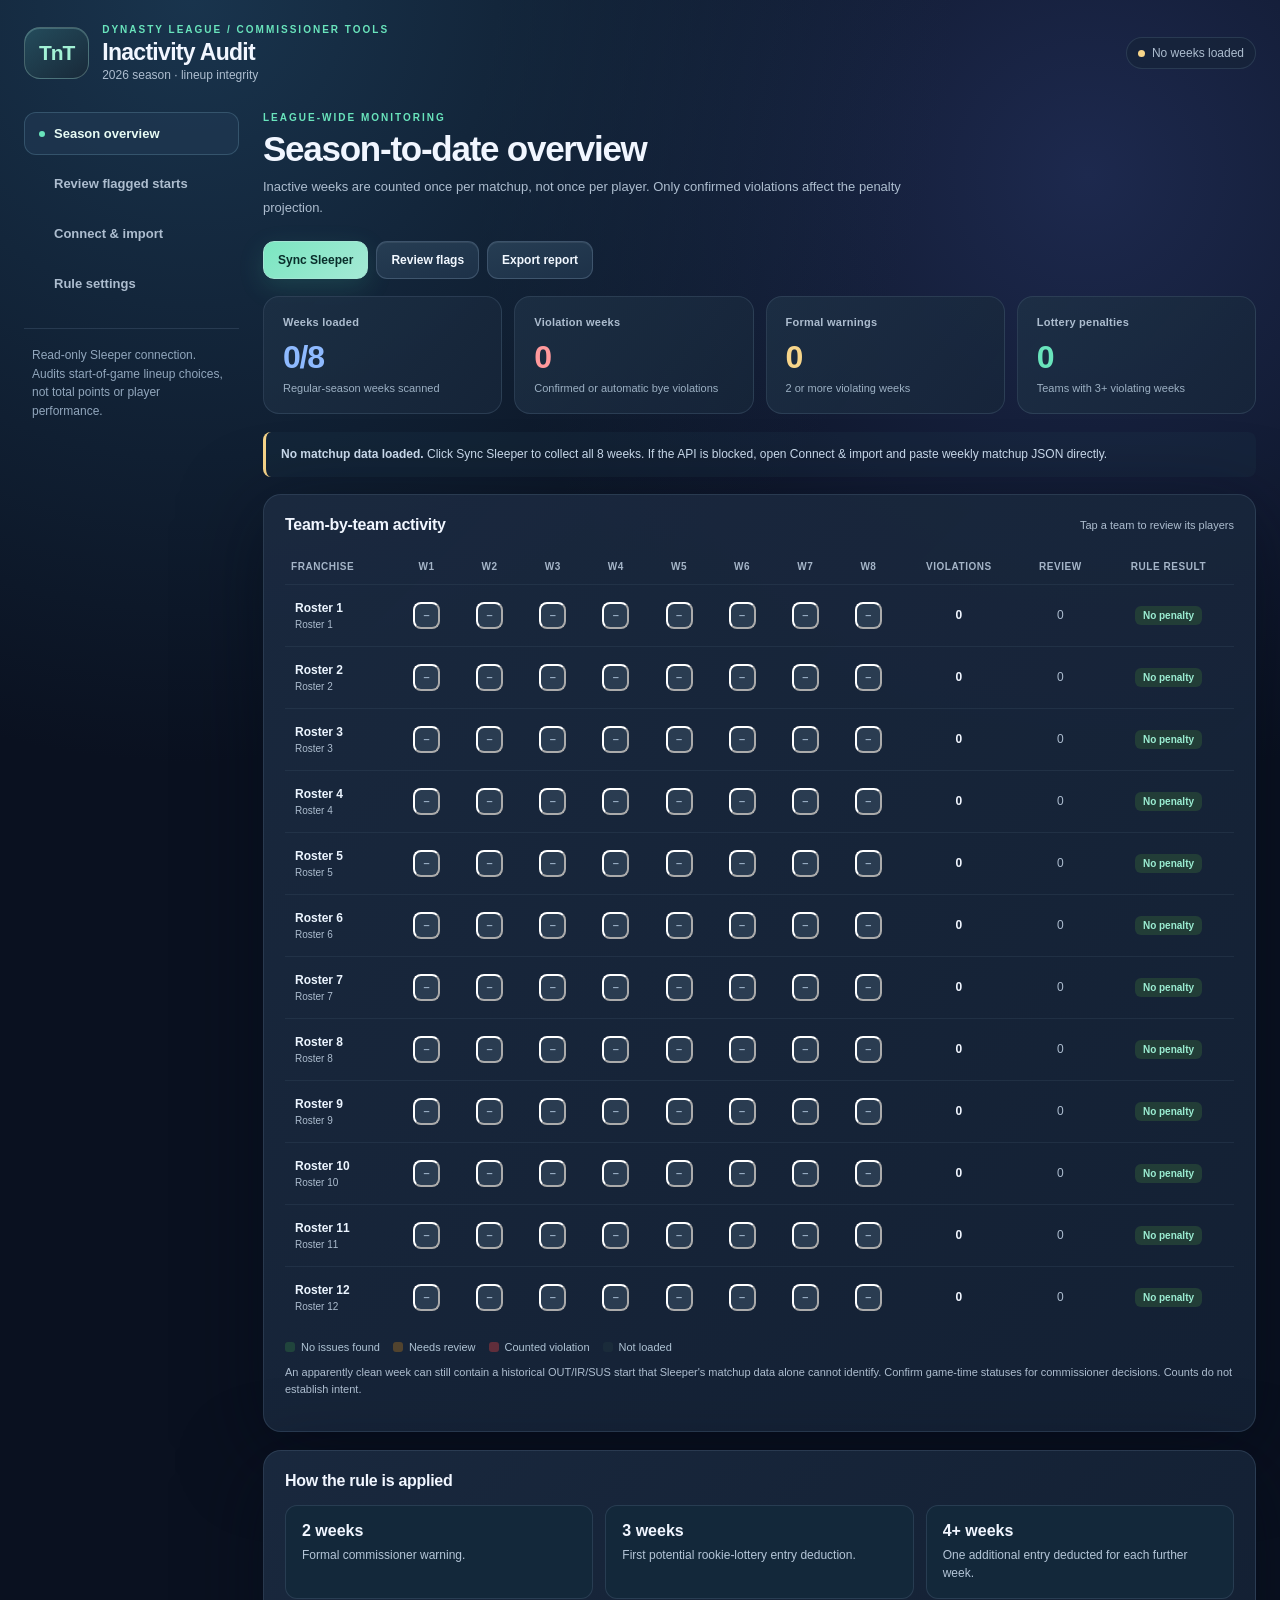
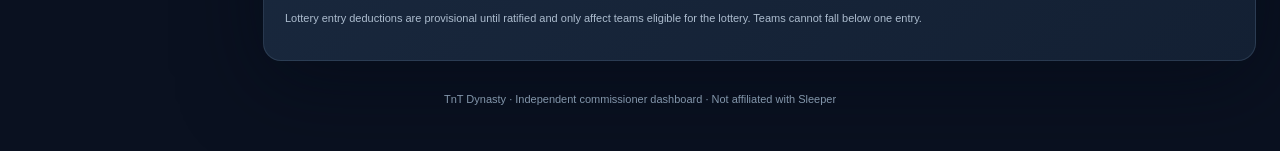
<file: inactivity-audit.html>
<!doctype html>
<html lang="en">
<head>
<meta charset="utf-8"><meta name="viewport" content="width=device-width,initial-scale=1,viewport-fit=cover">
<meta name="theme-color" content="#0c1422">
<title>TnT Dynasty | Inactivity Audit</title>
<style>
:root{color-scheme:dark;--bg:#0a1120;--panel:#172438d9;--panel2:#1b2b41;--border:#40556c79;--txt:#f1f6ff;--muted:#adbdcf;--mint:#69e4bc;--blue:#8ebaff;--red:#ff999c;--amber:#f7d58a;--shadow:0 20px 80px #030a1680}*{box-sizing:border-box}
html,body{margin:0;min-height:100%;font-family:Inter,ui-sans-serif,-apple-system,BlinkMacSystemFont,"Segoe UI",sans-serif;background:radial-gradient(circle at 15% 0%,#19344d 0,transparent 37%),radial-gradient(circle at 85% 10%,#1d294e 0,transparent 32%),var(--bg);color:var(--txt)}button,input,select,textarea{font:inherit}button{cursor:pointer}a{color:var(--blue)}.app{max-width:1440px;margin:auto;padding:24px}.top{display:flex;gap:18px;align-items:center;justify-content:space-between;margin-bottom:30px}.brand{display:flex;gap:13px;align-items:center}.mark{border:1px solid #b7e8d94a;background:linear-gradient(145deg,#244c5c,#182939);box-shadow:inset 0 1px #a6e3db3d;color:#a2f1d5;border-radius:16px;padding:13px 14px;font-size:21px;font-weight:900;letter-spacing:-1.1px}.eyebrow{color:var(--mint);letter-spacing:2px;font-weight:800;font-size:10px;text-transform:uppercase}.brand h1{font-size:23px;margin:4px 0 2px;letter-spacing:-.7px}.sub{color:var(--muted);font-size:12px}.pill{display:inline-flex;align-items:center;gap:7px;border:1px solid var(--border);border-radius:100px;padding:8px 11px;color:var(--muted);background:#172538a5;font-size:12px}.dot{width:7px;height:7px;border-radius:50%;background:#a5b5ca}.dot.ok{background:var(--mint)}.dot.warn{background:var(--amber)}.layout{display:grid;grid-template-columns:215px minmax(0,1fr);gap:24px;align-items:start}.side{position:sticky;top:20px;display:grid;gap:7px}.nav{width:100%;text-align:left;border:1px solid transparent;background:transparent;color:var(--muted);padding:13px 14px;border-radius:12px;font-weight:670;font-size:13px}.nav:hover,.nav.on{background:#213953a8;border-color:#52789077;color:#e8fcf5}.nav.on:before{content:"";display:inline-block;background:var(--mint);width:6px;height:6px;border-radius:50%;margin:0 9px 1px 0}.nav:not(.on):before{content:"";display:inline-block;width:6px;margin:0 9px 1px 0}.sideNote{color:#91a6bc;line-height:1.55;font-size:12px;border-top:1px solid var(--border);margin-top:16px;padding:17px 8px}.content{min-width:0}.hero{display:flex;justify-content:space-between;align-items:flex-start;gap:20px;margin-bottom:22px}.hero h2{font-size:clamp(24px,3.4vw,35px);margin:6px 0 8px;letter-spacing:-1.25px}.hero p{margin:0;color:var(--muted);line-height:1.6;font-size:13px;max-width:650px}.actions{display:flex;flex-wrap:wrap;gap:8px}.btn{border:1px solid #5067809c;background:linear-gradient(165deg,#263d53,#1d3148);color:#f2f8ff;border-radius:11px;padding:11px 14px;font-size:12px;font-weight:750;white-space:nowrap;box-shadow:inset 0 1px #ffffff12}.btn:hover{border-color:#91c2d4}.btn.primary{background:linear-gradient(135deg,#7be6c1,#a4e9d5);border-color:#a3e5d3;color:#092e2b;box-shadow:0 8px 26px #45dbac28}.btn.tiny{padding:7px 10px;font-size:11px}.btn:disabled{opacity:.5;cursor:wait}.section{background:linear-gradient(135deg,#1b2a40ed,#152236e9);border:1px solid var(--border);border-radius:18px;box-shadow:var(--shadow);padding:21px;margin-bottom:18px}.sectionTitle{display:flex;justify-content:space-between;align-items:center;gap:12px;margin-bottom:15px}.sectionTitle h3{font-size:16px;letter-spacing:-.3px;margin:0}.sectionTitle .hint{font-size:11px;color:var(--muted)}.stats{display:grid;grid-template-columns:repeat(4,minmax(0,1fr));gap:12px;margin-bottom:18px}.stat{padding:19px;border-radius:16px;background:linear-gradient(130deg,#1e3146cc,#17263ac9);border:1px solid var(--border);min-width:0}.statLabel{color:var(--muted);font-size:11px;font-weight:650;letter-spacing:.25px}.statNum{margin:11px 0 6px;font-size:32px;letter-spacing:-1.2px;font-weight:850;font-variant-numeric:tabular-nums}.statFoot{font-size:11px;color:#9cb0c3}.green{color:var(--mint)}.amber{color:var(--amber)}.rose{color:var(--red)}.blue{color:var(--blue)}.callout{border-left:3px solid #6fb8d2;background:#1c34464d;border-radius:8px;padding:13px 15px;color:#c6d6e8;font-size:12px;line-height:1.6;margin-bottom:17px}.callout.warn{border-color:var(--amber)}.scroll{overflow:auto;border-radius:12px}.matrix{border-collapse:separate;border-spacing:0;width:100%;min-width:690px;white-space:nowrap}.matrix th,.matrix td{padding:12px 9px;text-align:center;border-bottom:1px solid #3c50654a;font-size:12px}.matrix th{color:#a5b5c8;font-size:10px;font-weight:800;text-transform:uppercase;letter-spacing:.55px}.matrix th:first-child,.matrix td:first-child{text-align:left;padding-left:6px}.matrix tr:last-child td{border-bottom:0}.teamLink{border:0;background:transparent;color:#ecf5ff;padding:4px;text-align:left;font-weight:800;max-width:245px;white-space:normal}.teamLink:hover{color:var(--mint)}.secondary{display:block;color:var(--muted);font-size:10px;font-weight:500;margin-top:4px}.cell{display:inline-flex;align-items:center;justify-content:center;width:27px;height:27px;border-radius:8px;font-weight:850;font-size:11px;background:#2a3c51;color:#99aec4}.cell.good{background:#20443c;color:#8eeac6}.cell.review{background:#51432e;color:#ffd991}.cell.bad{background:#602e3b;color:#ffc0c4}.cell.none{color:#657c92;background:#1a2b3a}.miniBadge{display:inline-block;border-radius:6px;padding:4px 8px;font-weight:800;font-size:10px;background:#223d37;color:#9bedd2}.miniBadge.warn{background:#524431;color:#ffe0a2}.miniBadge.bad{background:#532d3b;color:#ffa6ae}.muted{color:var(--muted)}.legend{display:flex;flex-wrap:wrap;gap:13px;margin-top:13px;color:#afc3d4;font-size:11px}.legend span{display:inline-flex;align-items:center;gap:6px}.legend i{width:10px;height:10px;border-radius:3px;display:inline-block;background:#20443c}.legend .ly{background:#51432e}.legend .lr{background:#602e3b}.legend .ln{background:#1a2b3a}.fields{display:flex;flex-wrap:wrap;align-items:end;gap:12px}.field{display:grid;gap:7px;min-width:100px}.field label{color:#b9c8d9;font-size:11px;font-weight:750}.field input,.field select,.field textarea,.control{background:#0e1a2ad9;border:1px solid #51647a;color:#f3f7fc;border-radius:9px;padding:10px 12px;outline:none}.field input:focus,.field select:focus,.field textarea:focus{border-color:var(--mint)}.field input[type=text]{width:min(100%,310px)}.field input[type=number]{width:100px}.field textarea{width:100%;min-height:190px;font-size:12px;line-height:1.55;font-family:ui-monospace,Consolas,monospace}.field.grow{flex:1;min-width:260px}.hr{border:0;border-top:1px solid var(--border);margin:19px 0}.reviewList{display:grid;gap:9px}.reviewItem{display:grid;grid-template-columns:1fr auto;gap:15px;align-items:center;border:1px solid #41597679;background:#12243a8c;padding:13px 14px;border-radius:12px}.reviewItem .name{font-weight:850;font-size:13px}.reviewItem .detail{color:#b1c3d5;font-size:12px;margin-top:5px;line-height:1.5}.reviewItem select{background:#0e2032;color:#eaf4ff;border:1px solid #587087;border-radius:9px;padding:9px 10px;min-width:170px;max-width:200px}.reviewTag{display:inline-block;margin-right:8px;color:#f9d99b;font-size:10px;font-weight:750;text-transform:uppercase;letter-spacing:.5px}.footer{color:#8396ab;text-align:center;font-size:11px;padding:14px 0 22px}.progress{height:5px;border-radius:20px;background:#20344b;overflow:hidden;margin-top:12px}.progress div{height:100%;background:linear-gradient(90deg,#5fbbdf,#66e1be);transition:width .2s}.empty{padding:24px;border:1px dashed #52718b;border-radius:12px;text-align:center;color:#b4c8d9;line-height:1.6;font-size:13px}.row{display:flex;justify-content:space-between;gap:15px;align-items:center;flex-wrap:wrap}.ruleGrid{display:grid;grid-template-columns:repeat(3,1fr);gap:12px}.rule{border:1px solid var(--border);background:#13283a;border-radius:12px;padding:16px}.rule strong{display:block;margin-bottom:6px}.rule p{font-size:12px;color:#b4c5d7;line-height:1.5;margin:0}.guide{font-size:12px;line-height:1.8;color:#c5d5e5}.guide strong{color:#f1f8ff}.nowrap{white-space:nowrap}.footnote{font-size:11px;color:var(--muted);line-height:1.6;margin-top:11px}.statusline{color:#c1d1e1;font-size:12px;line-height:1.7;margin-top:12px;min-height:20px}.small{font-size:11px;color:var(--muted)}@media(max-width:950px){.layout{grid-template-columns:1fr}.side{position:static;display:flex;overflow:auto;border-bottom:1px solid var(--border);padding-bottom:12px}.nav{width:auto;white-space:nowrap}.sideNote{display:none}.app{padding:17px}.hero{flex-wrap:wrap}}@media(max-width:620px){.top{align-items:flex-start}.top .pill{font-size:10px;padding:7px}.brand h1{font-size:18px}.stats{grid-template-columns:repeat(2,minmax(0,1fr))}.stat{padding:15px}.statNum{font-size:28px}.hero h2{font-size:27px}.reviewItem{grid-template-columns:1fr}.reviewItem select{max-width:100%;width:100%}.ruleGrid{grid-template-columns:1fr}.section{padding:15px}.fields .btn{width:auto}.hero .actions{width:100%}}
</style>
</head>
<body><div class="app">
<header class="top"><div class="brand"><div class="mark">TnT</div><div><div class="eyebrow">Dynasty league / commissioner tools</div><h1>Inactivity Audit</h1><div class="sub">2026 season · lineup integrity</div></div></div><div id="connection" class="pill"><span class="dot"></span><span>Ready to connect</span></div></header>
<div class="layout"><nav class="side" id="side"><button class="nav on" data-tab="overview">Season overview</button><button class="nav" data-tab="review">Review flagged starts</button><button class="nav" data-tab="data">Connect & import</button><button class="nav" data-tab="rules">Rule settings</button><div class="sideNote">Read-only Sleeper connection. Audits start-of-game lineup choices, not total points or player performance.</div></nav><main class="content" id="content"></main></div>
<footer class="footer">TnT Dynasty · Independent commissioner dashboard · Not affiliated with Sleeper</footer>
</div>
<script>
(function(){
"use strict";
var API="https://api.sleeper.app/v1";
var BYES={5:["CAR","KC"],6:["CIN","DET","MIA","MIN"],7:["BUF","JAX","LAC","WAS"],8:["HOU","NO","NYG","SF"],9:["PIT","TEN"],10:["CHI","DEN","PHI","TB"],11:["ATL","CLE","GB","LAR","NE","SEA"],13:["BAL","IND","LV","NYJ"],14:["ARI","DAL"]};
var KEY="tnt-audit-v4";
var DEFAULT={leagueId:"1312095646181765120",season:"2026",maxWeek:8,autoWeek:true,lastAttemptAt:null,league:null,users:[],rosters:[],players:{},weeks:{},decisions:{},notes:{},injuries:[],injuryUpdatedAt:null,updatedAt:null};
var state;
try{state=Object.assign({},DEFAULT,JSON.parse(localStorage.getItem(KEY)||"{}"));}catch(e){state=Object.assign({},DEFAULT);}
var view={tab:"overview",team:"all",week:"all",show:"unresolved",loading:false,message:"",errors:[],progress:0,connected:false};
var content=document.getElementById("content");
function save(){try{localStorage.setItem(KEY,JSON.stringify(state));}catch(e){notice("Storage is full. Export your audit to preserve reviews.");}}
function esc(s){return String(s===null||s===undefined?"":s).replace(/[&<>"']/g,function(c){return {"&":"&amp;","<":"&lt;",">":"&gt;",'"':"&quot;","'":"&#39;"}[c]});}
function n(x){return Number(x)||0;}
function toId(x){return String(x===undefined||x===null?"":x);}
function notice(s){view.message=s;var el=document.getElementById("statusline");if(el)el.textContent=s;}
function weeksLoaded(){return Object.keys(state.weeks).filter(function(w){return +w<=+state.maxWeek&&Array.isArray(state.weeks[w])&&state.weeks[w].length;}).map(Number).sort(function(a,b){return a-b;});}
function player(id){return state.players[toId(id)]||{};}
function pn(id){var p=player(id);return p.full_name||[p.first_name,p.last_name].filter(Boolean).join(" ")||("Player #"+toId(id));}
function ppos(id){var p=player(id);return p.fantasy_positions||[p.position].filter(Boolean);}
function pteam(id){return player(id).team||"";}
function userForRoster(r){var row=(state.rosters||[]).find(function(x){return +x.roster_id===+r;});var uid=toId(row&&row.owner_id);return (state.users||[]).find(function(u){return toId(u.user_id)===uid;})||{};}
function teamName(r){var row=(state.rosters||[]).find(function(x){return +x.roster_id===+r;})||{};var u=userForRoster(r);return row.metadata&&row.metadata.team_name||u.metadata&&u.metadata.team_name||u.display_name||("Roster "+r);}
function ownerName(r){var u=userForRoster(r);return u.display_name&&u.display_name!==teamName(r)?u.display_name:"Roster "+r;}
function rosterIds(){var a=new Set();(state.rosters||[]).forEach(function(x){a.add(+x.roster_id)});Object.keys(state.weeks).forEach(function(w){(state.weeks[w]||[]).forEach(function(x){a.add(+x.roster_id)})});if(!a.size)for(var k=1;k<=12;k++)a.add(k);return Array.from(a).sort(function(a,b){return a-b;});}
function slots(){return state.league&&Array.isArray(state.league.roster_positions)?state.league.roster_positions.filter(function(s){return !["BN","IR","TAXI"].includes(s)}):["QB","RB","RB","WR","WR","TE","FLEX","FLEX"];}
function eligible(pos,slot){if(!slot)return false;if(slot==="SUPER_FLEX")return ["QB","RB","WR","TE"].some(function(x){return pos.includes(x)});if(slot==="FLEX")return ["RB","WR","TE"].some(function(x){return pos.includes(x)});if(slot==="REC_FLEX")return ["WR","TE"].some(function(x){return pos.includes(x)});return pos.includes(slot);}

var INJURY_URL="https://github.com/nflverse/nflverse-data/releases/download/injuries/injuries_";
function normName(v){return String(v||"").toLowerCase().normalize("NFKD").replace(/[\u0300-\u036f]/g,"").replace(/\b(jr|sr|ii|iii|iv)\b\.?/g,"").replace(/[^a-z0-9]/g,"");}
function injuryLookup(week,id){
 var p=player(id),name=normName(pn(id)),gsis=toId(p.gsis_id),team=String(pteam(id)||"").toUpperCase();
 if(!name||name.indexOf("player")===0)return null;
 var list=(state.injuries||[]).filter(function(x){return +x.week===+week&&String(x.season)===String(state.season)&&((gsis&&gsis!=="undefined"&&gsis===toId(x.gsis_id))||normName(x.full_name)===name);});
 if(!list.length)return null;
 var matched=list.filter(function(x){return String(x.team||"").toUpperCase()===team;});
 if(matched.length)list=matched;
 else if(new Set(list.map(function(x){return x.team;})).size>1)return null;
 return list.reduce(function(a,b){var rank=function(x){return /^out$/i.test(x.report_status)?3:/^doubtful$/i.test(x.report_status)?2:/^questionable$/i.test(x.report_status)?1:0;};return rank(b)>rank(a)?b:a;});
}
function parseCsv(text){
 text=String(text||"").replace(/^\uFEFF/,"");
 var rows=[],row=[],buf="",quoted=false;
 for(var i=0;i<text.length;i++){var c=text[i];if(c==='"'){if(quoted&&text[i+1]==='"'){buf+='"';i++;}else quoted=!quoted;}else if(c===","&&!quoted){row.push(buf);buf="";}else if((c==="\n"||c==="\r")&&!quoted){if(c==="\r"&&text[i+1]==="\n")i++;row.push(buf);buf="";if(row.some(function(v){return v!=="";}))rows.push(row);row=[];}else buf+=c;}
 if(quoted)throw Error("CSV ended inside a quoted field");
 if(buf||row.length){row.push(buf);rows.push(row);}
 var names=(rows.shift()||[]).map(function(h){return h.trim().toLowerCase();});
 if(!["season","week","full_name","report_status"].every(function(k){return names.includes(k);})){throw Error("Not an nflverse injuries CSV");}
 return rows.map(function(vals){var rec={};names.forEach(function(k,i){rec[k]=vals[i]||"";});return rec;}).filter(function(r){return r.season&&r.week&&r.full_name;});
}
async function fetchInjuryCsv(){
 var urls=["./data/injuries_"+encodeURIComponent(state.season)+".csv",INJURY_URL+encodeURIComponent(state.season)+".csv"];
 var errors=[];
 for(var k=0;k<urls.length;k++){
  var ctrl=new AbortController(),timer=setTimeout(function(){ctrl.abort();},18000);
  try{
   var response=await fetch(urls[k],{signal:ctrl.signal,cache:"no-store"});
   if(!response.ok)throw Error("HTTP "+response.status);
   var rows=parseCsv(await response.text()).filter(function(x){return String(x.season)===String(state.season)&&(!x.season_type||x.season_type==="REG");});
   if(!rows.length)throw Error("No matching season injury data");
   state.injuries=rows;state.injuryUpdatedAt=new Date().toISOString();save();return rows.length;
  }catch(e){errors.push(e.message);}
  finally{clearTimeout(timer);}
 }
 throw Error("Could not fetch injury data ("+errors.join("; ")+")");
}
function flagsFor(week,roster){
var data=(state.weeks[week]||[]).find(function(x){return +x.roster_id===+roster});if(!data)return null;
var starters=data.starters||[];var bench=(data.players||[]).filter(function(id){return !starters.map(toId).includes(toId(id));});
var result=[];var positions=slots();
starters.forEach(function(id,i){
var empty=!id||toId(id)==="0";
var pts=Array.isArray(data.starters_points)?n(data.starters_points[i]):n((data.players_points||{})[id]);
var key=[week,roster,i,toId(id)].join(":");var old=state.decisions[key]||"";
var bye=String(state.season)==="2026"&&(BYES[week]||[]).includes(pteam(id));
var report=empty?null:injuryLookup(week,id);
var reportedOut=report&&/^out$/i.test(String(report.report_status||"").trim());
if(!empty&&pts!==0&&!bye&&!reportedOut&&!old)return;
if(!empty&&!bye&&!reportedOut&&pts!==0&&old!=="count")return;
var slot=positions[i]||"FLEX";
var candidates=bench.filter(function(x){return eligible(ppos(x),slot)&&n((data.players_points||{})[x])>0;});
var reason=empty?"EMPTY":bye?"BYE":reportedOut?"OUT":"ZERO";
var automatic=bye&&candidates.length>0;
var counted=old==="count"||(automatic&&old!=="excuse"&&old!=="review");
var pending=!counted&&old!=="excuse";
result.push({week:+week,roster:+roster,slot:slot,index:i,id:toId(id),name:empty?"Empty starting slot":pn(id),pts:pts,reason:reason,automatic:automatic,decision:old,counted:counted,pending:pending,candidates:candidates,key:key,team:pteam(id),report:report});
});
return result;
}
function dataFor(roster,week){var f=flagsFor(week,roster);if(f===null)return {status:"missing",flags:[],count:0,review:0};var count=f.filter(function(x){return x.counted}).length,review=f.filter(function(x){return x.pending}).length;return {status:count?"bad":review?"review":"good",flags:f,count:count,review:review};}
function totals(roster){var violation=0,review=0,players=0;weeksLoaded().forEach(function(w){var d=dataFor(roster,w);if(d.count){violation++;players+=d.count;}if(d.review)review++;});return {violation:violation,review:review,players:players,penalty:Math.max(0,violation-2),warning:violation>=2};}
function allStats(){var rs=rosterIds(), warnings=0,penalties=0,needs=0,violWeeks=0;rs.forEach(function(r){var t=totals(r);if(t.warning)warnings++;if(t.penalty)penalties++;needs+=t.review;violWeeks+=t.violation;});return {teams:rs.length,warnings:warnings,penalties:penalties,needs:needs,violWeeks:violWeeks};}
function title(t,h,d){return '<div class="hero"><div><div class="eyebrow">'+t+'</div><h2>'+h+'</h2><p>'+d+'</p></div></div>';}
function stat(label,val,foot,cls){return '<div class="stat"><div class="statLabel">'+label+'</div><div class="statNum '+(cls||'')+'">'+val+'</div><div class="statFoot">'+foot+'</div></div>';}
function renderSide(){document.querySelectorAll("[data-tab]").forEach(function(b){b.classList.toggle("on",b.dataset.tab===view.tab);});var cnt=weeksLoaded().length;var c=document.getElementById("connection");c.innerHTML='<span class="dot '+(cnt?"ok":"warn")+'"></span><span>'+(cnt?cnt+" week"+(cnt===1?"":"s")+" loaded":"No weeks loaded")+"</span>";}
function overview(){
var ids=rosterIds();var wks=Array.from({length:state.maxWeek},function(_,i){return i+1;});var stats=allStats();var complete=weeksLoaded().length;
var out=title("League-wide monitoring","Season-to-date overview","Inactive weeks are counted once per matchup, not once per player. Only confirmed violations affect the penalty projection.");
out+='<div class="actions" style="margin-bottom:17px"><button class="btn primary" data-act="sync">'+(view.loading?"Connecting…":"Sync Sleeper")+'</button><button class="btn" data-tab="review">Review flags</button><button class="btn" data-act="csv">Export report</button></div>';
out+='<div class="stats">'+stat("Weeks loaded",complete+"/"+state.maxWeek,"Regular-season weeks scanned","blue")+stat("Violation weeks",stats.violWeeks,"Confirmed or automatic bye violations","rose")+stat("Formal warnings",stats.warnings,"2 or more violating weeks","amber")+stat("Lottery penalties",stats.penalties,"Teams with 3+ violating weeks","green")+'</div>';
if(!complete)out+='<div class="callout warn"><strong>No matchup data loaded.</strong> Click Sync Sleeper to collect all '+state.maxWeek+' weeks. If the API is blocked, open Connect & import and paste weekly matchup JSON directly.</div>';
else if(complete<+state.maxWeek)out+='<div class="callout warn"><strong>Partial season:</strong> '+complete+' of '+state.maxWeek+' weeks loaded. Missing weeks are not scored as clean.</div>';
if(stats.needs)out+='<div class="callout"><strong>'+stats.needs+' team-weeks need review.</strong> A zero-point starter may have played. It is not automatically a violation. Click Review flags to approve or excuse each start.</div>';
out+='<div class="section"><div class="sectionTitle"><h3>Team-by-team activity</h3><span class="hint">Tap a team to review its players</span></div><div class="scroll"><table class="matrix"><thead><tr><th>Franchise</th>';
wks.forEach(function(w){out+='<th>W'+w+'</th>';});
out+='<th>Violations</th><th>Review</th><th>Rule result</th></tr></thead><tbody>';
ids.forEach(function(r){var t=totals(r);out+='<tr><td><button class="teamLink" data-act="team" data-id="'+r+'">'+esc(teamName(r))+'<span class="secondary">'+esc(ownerName(r))+'</span></button></td>';
wks.forEach(function(w){var d=dataFor(r,w);var text=d.status==="bad"?"!":d.status==="review"?"?":d.status==="good"?"✓":"–";out+='<td><button class="cell '+d.status+'" data-act="cell" data-id="'+r+'" data-week="'+w+'" title="Week '+w+'">'+text+'</button></td>';});
var label=t.penalty?"−"+t.penalty+" "+(t.penalty===1?"entry":"entries"):t.warning?"Formal warning":"No penalty";
out+='<td><strong class="'+(t.violation?"rose":"")+'">'+t.violation+'</strong></td><td class="'+(t.review?"amber":"muted")+'">'+t.review+'</td><td><span class="miniBadge '+(t.penalty?"bad":t.warning?"warn":"")+'">'+label+'</span></td></tr>';});
out+='</tbody></table></div><div class="legend"><span><i></i>No issues found</span><span><i class="ly"></i>Needs review</span><span><i class="lr"></i>Counted violation</span><span><i class="ln"></i>Not loaded</span></div><p class="footnote">An apparently clean week can still contain a historical OUT/IR/SUS start that Sleeper&#39;s matchup data alone cannot identify. Confirm game-time statuses for commissioner decisions. Counts do not establish intent.</p></div>';
out+='<div class="section"><div class="sectionTitle"><h3>How the rule is applied</h3></div><div class="ruleGrid"><div class="rule"><strong>2 weeks</strong><p>Formal commissioner warning.</p></div><div class="rule"><strong>3 weeks</strong><p>First potential rookie-lottery entry deduction.</p></div><div class="rule"><strong>4+ weeks</strong><p>One additional entry deducted for each further week.</p></div></div><p class="footnote">Lottery entry deductions are provisional until ratified and only affect teams eligible for the lottery. Teams cannot fall below one entry.</p></div>';
return out;
}
function review(){
var ids=rosterIds();var wks=weeksLoaded();var filtered=[];
wks.forEach(function(w){ids.forEach(function(r){var d=dataFor(r,w);d.flags.forEach(function(f){if(view.week!=="all"&&+view.week!==w)return;if(view.team!=="all"&&+view.team!==r)return;if(view.show==="unresolved"&&!f.pending)return;if(view.show==="counted"&&!f.counted)return;filtered.push(f);});});});
filtered.sort(function(a,b){return b.week-a.week||a.roster-b.roster;});
var out=title("Commissioner review","Flagged starts","Each flag displays a historical NFL injury designation when available. Confirm that the player was ruled out before kickoff and that a usable replacement was available.");
out+='<div class="section"><div class="fields"><div class="field"><label>Manager</label><select data-change="team"><option value="all">All teams</option>';
ids.forEach(function(r){out+='<option value="'+r+'" '+(String(view.team)===String(r)?"selected":"")+'>'+esc(teamName(r))+'</option>';});out+='</select></div><div class="field"><label>Week</label><select data-change="week"><option value="all">All weeks</option>';
wks.forEach(function(w){out+='<option value="'+w+'" '+(String(view.week)===String(w)?"selected":"")+'>Week '+w+'</option>';});out+='</select></div><div class="field"><label>Display</label><select data-change="show"><option value="unresolved" '+(view.show==="unresolved"?"selected":"")+'>Needs review</option><option value="counted" '+(view.show==="counted"?"selected":"")+'>Counted violations</option><option value="all" '+(view.show==="all"?"selected":"")+'>All flags</option></select></div></div></div>';
out+='<div class="callout">Use <strong>Count violation</strong> only if the player was already ruled out before kickoff and an eligible replacement was available. <strong>Excuse</strong> late scratches, active players who scored zero, or cases without a usable substitute. A bye-week starter with a scoring eligible bench alternative is automatically counted until excused.</div>';
out+='<div class="section"><div class="sectionTitle"><h3>Lineup flags</h3><span class="hint">'+filtered.length+' player flags shown</span></div>';
if(!filtered.length)out+='<div class="empty">'+(wks.length?"No flags match this filter. Try All flags or another week.":"Sync or import matchup data to populate this audit.")+'</div>';
else out+='<div class="reviewList">'+filtered.map(function(f){
var sub=f.candidates.length?f.candidates.slice(0,4).map(function(x){return pn(x)+" ("+n((state.weeks[f.week]||[]).find(function(y){return +y.roster_id===f.roster;}).players_points[x]).toFixed(1)+" pts)";}).join(", "):"No scoring bench replacement identified";
var reason=f.reason==="BYE"?"Bye-week starter":f.reason==="EMPTY"?"Empty lineup slot":f.reason==="OUT"?"Reported OUT":"Zero points — verify status";
var rep=f.report;var status=rep?rep.report_status||"No game designation":"No matching report";
var statusBlock='<div class="detail"><strong>Week '+f.week+' designation:</strong> '+esc(f.reason==="BYE"?"BYE":status)+(rep&&rep.report_primary_injury?' · '+esc(rep.report_primary_injury):"")+(rep&&rep.practice_status?' · Practice: '+esc(rep.practice_status):"")+'</div>';
return '<div class="reviewItem"><div><div><span class="reviewTag">'+esc(reason)+'</span><span class="small">Week '+f.week+' · '+esc(teamName(f.roster))+' · '+esc(f.slot)+'</span></div><div class="name">'+esc(f.name)+'</div><div class="detail">NFL: '+esc(f.team||"Unknown")+' · '+f.pts+' pts · Bench option: '+esc(sub)+'</div>'+statusBlock+'</div><div><select data-decision="'+esc(f.key)+'" aria-label="Review '+esc(f.name)+'"><option value="" '+(!f.decision?"selected":"")+'> '+(f.automatic?"Auto-counted bye":"Needs review")+' </option><option value="count" '+(f.decision==="count"?"selected":"")+'>Count violation</option><option value="excuse" '+(f.decision==="excuse"?"selected":"")+'>Excuse / active</option><option value="review" '+(f.decision==="review"?"selected":"")+'>Keep for review</option></select></div></div>';
}).join("")+'</div>';
out+='<p class="footnote">Each team gets at most one violation per week regardless of how many player flags are counted. Decisions are saved locally in this browser.</p></div>';return out;
}
function data(){
var out=title("Data management","Connect & import","The app reads Sleeper's public, read-only API directly from your browser. You can also paste matchup JSON when a network request fails.");
out+='<div class="section"><div class="sectionTitle"><h3>Connect to your league</h3><span class="hint">No API key required</span></div><div class="fields"><div class="field grow"><label>Sleeper League ID</label><input id="leagueInput" type="text" inputmode="numeric" value="'+esc(state.leagueId)+'"></div><div class="field"><label>Season</label><input id="seasonInput" type="number" min="2018" max="2035" value="'+esc(state.season)+'"></div><div class="field"><label>Through week (completed)</label><input id="throughInput" type="number" min="1" max="18" value="'+n(state.maxWeek)+'" '+(state.autoWeek?"disabled":"")+'></div><button class="btn primary" data-act="sync">Sync season to date</button></div><div class="fields" style="margin-top:13px"><label class="pill"><input id="autoWeek" type="checkbox" '+(state.autoWeek?"checked":"")+' style="accent-color:var(--mint)"> Automatically detect completed NFL weeks</label></div>';
out+='<div class="statusline" id="statusline">'+esc(view.message||("Loaded: "+weeksLoaded().join(", ")+(state.updatedAt?" · Last sync "+new Date(state.updatedAt).toLocaleString():"")))+'</div><div class="progress"><div style="width:'+view.progress+'%"></div></div>';
if(view.errors.length)out+='<p class="footnote rose">'+view.errors.map(esc).join(" · ")+'</p>';
out+='</div><div class="section"><div class="sectionTitle"><h3>Historical injury designations</h3><span class="hint">NFL weekly injury reports · nflverse</span></div><p class="small">Cross-check players for the given week: OUT, Doubtful, Questionable, or practice status. <a href="'+INJURY_URL+esc(state.season)+'.csv" target="_blank" rel="noopener">Download '+esc(state.season)+' source CSV</a>.</p><div class="row"><span class="small"><strong>'+((state.injuries||[]).length).toLocaleString()+'</strong> report rows loaded'+(state.injuryUpdatedAt?' · '+new Date(state.injuryUpdatedAt).toLocaleString():'')+'</span><div class="actions"><button class="btn" data-act="injuries">Refresh injury reports</button><label class="btn" style="cursor:pointer">Import source CSV<input id="injuryUpload" type="file" accept=".csv,text/csv" style="display:none"></label></div></div><p class="footnote">The dashboard first loads the same-site CSV refreshed daily by GitHub Actions. If unavailable, download the source CSV above and import it. This report does not comprehensively track IR, suspensions, or last-minute game-day inactives. A missing record is not proof of eligibility. Data: nflverse contributors (CC BY 4.0).</p></div><div class="section"><div class="sectionTitle"><h3>Paste a weekly matchup response</h3><span class="hint">Fallback when API calls are unavailable</span></div><p class="small">Open the Sleeper matchup endpoint in Safari, copy the full JSON array, paste it below, select the week, and import. Accepts an array of 12 matchups or a saved audit export.</p><div class="fields"><div class="field"><label>Week for JSON</label><select id="pasteWeek">';
for(var w=1;w<=state.maxWeek;w++)out+='<option value="'+w+'" '+(w===state.maxWeek?"selected":"")+'>Week '+w+'</option>';
out+='</select></div><button class="btn" data-act="paste">Import pasted JSON</button><button class="btn" data-act="download">Export backup JSON</button><label class="btn" style="cursor:pointer">Import backup file<input id="fileUpload" type="file" accept=".json,application/json" style="display:none"></label></div><div class="field grow" style="margin-top:15px"><textarea id="pasteInput" placeholder=\'[{"roster_id":1,"starters":["..."],"players":["..."],"players_points":{"...":0}}, ...]\'></textarea></div><p class="footnote">Sleeper matchup endpoint: <a target="_blank" rel="noopener" href="'+API+'/league/'+esc(state.leagueId)+'/matchups/8">Open Week 8 JSON</a>. Change the final week number in the address for other weeks.</p></div>';
out+='<div class="section"><div class="sectionTitle"><h3>Local data and reports</h3></div><div class="fields"><button class="btn" data-act="csv">Download CSV report</button><button class="btn" data-act="download">Download backup JSON</button><button class="btn" data-act="reset">Erase saved audit data</button></div><p class="footnote">Matchups and your review decisions are stored only in this browser. They do not edit Sleeper or submit anything to your league.</p></div>';
return out;
}
function rules(){
var out=title("Policy framework","Inactivity rule","The audit is an evidence-gathering tool. The commissioners should apply the league's adopted rules and review exceptional circumstances.");
out+='<div class="section"><div class="sectionTitle"><h3>Proposed Article X · Section 10.02</h3></div><div class="ruleGrid"><div class="rule"><strong>1 inactive week</strong><p>No penalty. Flag logged for the season.</p></div><div class="rule"><strong>2 inactive weeks</strong><p>Formal warning from the commissioners.</p></div><div class="rule"><strong>3+ inactive weeks</strong><p>One draft-lottery entry deducted beginning with week three, plus one per additional week.</p></div></div><hr class="hr"><div class="guide"><strong>What counts?</strong> Starting a player designated OUT, IR, SUS, BYE, or otherwise officially unavailable before kickoff, where a valid substitute was on the roster.<br><strong>How is it counted?</strong> One violation for the team per NFL week, even when multiple starters are unavailable. Violations are cumulative through the season and reset the following season.<br><strong>Late injury designations:</strong> Review context before assigning a violation. A genuine last-minute scratch can be excused; availability at kickoff alone does not establish negligence.<br><strong>Lottery:</strong> Counted violations of 3, 4 and 5 weeks imply potential deductions of 1, 2 and 3 entries, respectively. The lottery has a one-entry floor. A draft penalty requires a league-approved rule.<br><strong>Owner removal:</strong> Existing commissioner discretion under the current rulebook is separate from the proposed lottery sanctions.</div></div><div class="callout warn">Week-specific game designations such as OUT, Doubtful and Questionable come from nflverse injury reports. They do not reliably include every IR, suspension or late game-day inactive, and announcement times are not guaranteed. Zero points alone never establishes a violation.</div>';
return out;
}
function render(){renderSide();content.innerHTML=view.tab==="review"?review():view.tab==="data"?data():view.tab==="rules"?rules():overview();}
function download(name,content,type){var blob=new Blob([content],{type:type});var url=URL.createObjectURL(blob);var link=document.createElement("a");link.href=url;link.download=name;document.body.appendChild(link);link.click();link.remove();setTimeout(function(){URL.revokeObjectURL(url)},1000);}
function csv(){var rows=[["roster_id","team","owner","weeks_loaded","confirmed_violation_weeks","pending_review_weeks","formal_warning","potential_lottery_entries_lost","violating_weeks","review_weeks"]];rosterIds().forEach(function(r){var t=totals(r),bad=[],pending=[];weeksLoaded().forEach(function(w){var a=dataFor(r,w);if(a.count)bad.push(w);if(a.review)pending.push(w);});rows.push([r,teamName(r),ownerName(r),weeksLoaded().length,t.violation,t.review,t.warning?"Yes":"No",t.penalty,bad.join(";"),pending.join(";")]);});var s=rows.map(function(a){return a.map(function(v){var x=String(v);return /[,"\n]/.test(x)?'"'+x.replace(/"/g,'""')+'"':x;}).join(",")}).join("\n");download("tnt-inactivity-summary-"+state.season+".csv",s,"text/csv");}
function acceptWeek(week,json){if(!Array.isArray(json)||!json.length||!json.every(function(r){return r&&typeof r.roster_id!=="undefined"&&Array.isArray(r.starters);})){throw Error("Expected an array of roster matchup objects containing roster_id and starters.");}state.weeks[week]=json;state.updatedAt=new Date().toISOString();save();}
function importJson(obj,week){if(Array.isArray(obj)){acceptWeek(week,obj);return "Imported "+obj.length+" rosters for Week "+week;}if(obj&&Array.isArray(obj.matchups)){acceptWeek(+obj.week||week,obj.matchups);return "Imported Week "+(+obj.week||week);}if(obj&&obj.weeks&&typeof obj.weeks==="object"){var weeks=Object.keys(obj.weeks);weeks.forEach(function(w){if(Array.isArray(obj.weeks[w]))acceptWeek(w,obj.weeks[w]);});if(obj.players&&typeof obj.players==="object")state.players=Object.assign({},state.players,obj.players);if(Array.isArray(obj.users))state.users=obj.users;if(Array.isArray(obj.rosters))state.rosters=obj.rosters;if(obj.league)state.league=obj.league;if(obj.decisions)state.decisions=Object.assign({},state.decisions,obj.decisions);state.updatedAt=new Date().toISOString();save();return "Imported "+weeks.length+" weeks and any included metadata.";}if(obj&&obj.players&&typeof obj.players==="object"){state.players=Object.assign({},state.players,obj.players);save();return "Imported player metadata.";}throw Error("Unrecognized JSON. Paste Sleeper's weekly matchup array, or an exported audit backup.");}
async function fetchJson(url){var controller=new AbortController();var timer=setTimeout(function(){controller.abort()},16000);try{var r=await fetch(url,{signal:controller.signal,cache:"no-store"});if(!r.ok)throw Error("HTTP "+r.status);return await r.json();}finally{clearTimeout(timer);}}
async function sync(){
if(view.loading)return;
var lid=document.getElementById("leagueInput");if(lid)state.leagueId=lid.value.trim();
var season=document.getElementById("seasonInput");if(season)state.season=season.value.trim();
var auto=document.getElementById("autoWeek");if(auto)state.autoWeek=auto.checked;
var through=document.getElementById("throughInput");if(through&&!state.autoWeek)state.maxWeek=Math.max(1,Math.min(18,+through.value||8));
if(!/^\d{10,}$/.test(state.leagueId)){notice("Enter a valid numeric Sleeper League ID.");return;}
view.loading=true;view.errors=[];view.progress=2;state.lastAttemptAt=new Date().toISOString();save();render();view.message="Connecting to Sleeper…";notice(view.message);
if(state.autoWeek){try{var nfl=await fetchJson(API+"/state/nfl");var leg=Number(nfl.leg||nfl.week||0);if(String(nfl.season)===String(state.season)&&leg>0){state.maxWeek=nfl.season_type==="regular"?Math.max(1,Math.min(14,leg-1)):14;}else{view.errors.push("Could not verify current completed week; using Week "+state.maxWeek);}}catch(e){view.errors.push("Auto-week detection: "+e.message+"; using Week "+state.maxWeek);}render();}
var lid2=state.leagueId;var total=state.maxWeek+4;var done=0;
async function item(url,action,label){try{var data=await fetchJson(url);action(data);done++;view.progress=Math.round(done/total*100);notice("Loaded "+label+" · "+done+"/"+total+" requests");return true;}catch(e){done++;view.errors.push(label+": "+e.message);view.progress=Math.round(done/total*100);notice("Could not load "+label+" ("+e.message+")");return false;}}
var prefix=API+"/league/"+lid2;
await Promise.all([item(prefix,function(d){state.league=d;}, "league settings"),item(prefix+"/users",function(d){state.users=d;},"owners"),item(prefix+"/rosters",function(d){state.rosters=d;},"rosters")]);
var jobs=[];for(var w=1;w<=state.maxWeek;w++)(function(week){jobs.push(function(){return item(prefix+"/matchups/"+week,function(d){acceptWeek(week,d);},"Week "+week);});})(w);
var next=0;async function worker(){while(next<jobs.length){var i=next++;await jobs[i]();}}
await Promise.all([worker(),worker(),worker()]);
var knownIds=new Set();Object.keys(state.weeks).forEach(function(w){(state.weeks[w]||[]).forEach(function(x){(x.players||[]).forEach(function(id){knownIds.add(toId(id));});});});
await item(API+"/players/nfl",function(d){var slim={};knownIds.forEach(function(id){if(d[id]){var p=d[id];slim[id]={full_name:p.full_name,first_name:p.first_name,last_name:p.last_name,position:p.position,fantasy_positions:p.fantasy_positions,team:p.team,espn_id:p.espn_id,gsis_id:p.gsis_id};}});state.players=Object.assign({},state.players,slim);},"NFL player metadata");
try{var reportCount=await fetchInjuryCsv();notice("Loaded "+reportCount+" nflverse report rows");}catch(e){view.errors.push("Historical injury reports: "+e.message+" (manual CSV import available)");}
state.updatedAt=new Date().toISOString();save();view.loading=false;view.progress=100;view.message=weeksLoaded().length+" of "+state.maxWeek+" weeks loaded"+(view.errors.length?" · "+view.errors.length+" request(s) failed":" · Successfully synced");render();
}
document.addEventListener("click",function(e){var btn=e.target.closest("[data-tab],[data-act]");if(!btn)return;if(btn.dataset.tab){view.tab=btn.dataset.tab;render();return;}var a=btn.dataset.act;
if(a==="sync"){sync();return;}
if(a==="injuries"){btn.disabled=true;btn.textContent="Loading reports…";fetchInjuryCsv().then(function(k){view.message="Loaded "+k+" injury reports";render();}).catch(function(e){view.message="Injury download failed: "+e.message+" — import the source CSV manually.";render();});return;}
if(a==="team"||a==="cell"){view.tab="review";view.team=btn.dataset.id||"all";view.week=btn.dataset.week||"all";view.show="all";render();return;}
if(a==="csv"){csv();return;}
if(a==="download"){download("tnt-audit-backup-"+state.season+".json",JSON.stringify(state,null,2),"application/json");return;}
if(a==="reset"){if(confirm("Delete cached matchup data and review decisions in this browser?")){state=Object.assign({},DEFAULT,{weeks:{},decisions:{},players:{},injuries:[],injuryUpdatedAt:null,users:[],rosters:[]});save();view.message="Local audit data erased.";render();}return;}
if(a==="paste"){var el=document.getElementById("pasteInput");var week=+document.getElementById("pasteWeek").value;try{var msg=importJson(JSON.parse(el.value),week);notice(msg);render();}catch(err){notice("Import error: "+err.message);}return;}
});
document.addEventListener("change",function(e){var t=e.target;
if(t.id==="autoWeek"){state.autoWeek=t.checked;save();render();return;}
if(t.dataset.decision!==undefined){if(t.value)state.decisions[t.dataset.decision]=t.value;else delete state.decisions[t.dataset.decision];save();render();return;}
if(t.dataset.change){view[t.dataset.change]=t.value;render();return;}
if(t.id==="injuryUpload"&&t.files&&t.files[0]){var ir=new FileReader();ir.onload=function(){try{var rows=parseCsv(ir.result).filter(function(r){return String(r.season)===String(state.season)&&(!r.season_type||r.season_type==="REG");});if(!rows.length)throw Error("No matching "+state.season+" report rows");state.injuries=rows;state.injuryUpdatedAt=new Date().toISOString();save();view.message="Imported "+rows.length+" injury reports";render();}catch(err){notice("CSV error: "+err.message);}};ir.readAsText(t.files[0]);return;}
if(t.id==="fileUpload"&&t.files[0]){var reader=new FileReader();reader.onload=function(){try{var x=JSON.parse(reader.result);var msg=importJson(x,state.maxWeek);view.message=msg;render();}catch(err){notice("File import error: "+err.message);}};reader.readAsText(t.files[0]);}
});
render();
if(state.autoWeek&&(!state.lastAttemptAt||Date.now()-Date.parse(state.lastAttemptAt)>6*60*60*1000)){sync();}
})();
</script>
</body></html>
</file>
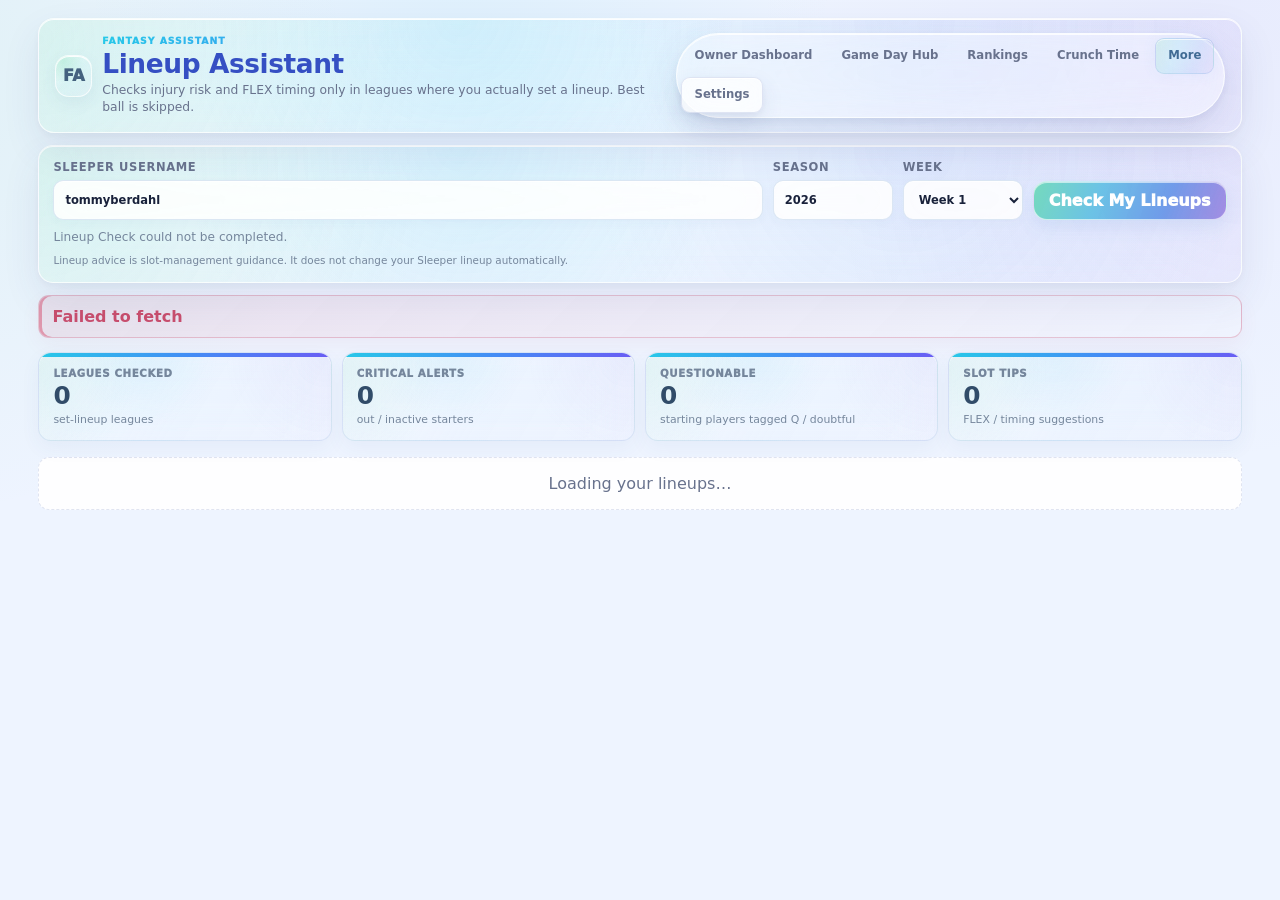
<file: lineup-assistant.html>
<!doctype html>
<html lang="en">
<head>
  <meta charset="utf-8" />
  <meta name="viewport" content="width=device-width,initial-scale=1" />
  <title>Fantasy Assistant · Lineup Check</title>
  <script>
    try {
      const savedTheme = localStorage.getItem("fantasyUiTheme") || localStorage.getItem("fantasyRankingsTheme");
      if (savedTheme === "dark" || savedTheme === "light") document.documentElement.dataset.theme = savedTheme;
    } catch (_) {}
  </script>
  <style>
    :root{--taupe:#2E2823;--panel:#39322B;--card:#342D27;--ivory:#FFFFED;--mint:#DBFFD6;--sky:#84BAD7;--green:#A9E6A5;--red:#E78080;--gold:#D8A94A;--muted:rgba(219,255,214,.76);--line:rgba(132,186,215,.28);--shadow:0 18px 44px rgba(46,40,35,.24)}
    *{box-sizing:border-box}body{margin:0;min-height:100vh;background:rgba(255,255,237,.94);color:var(--taupe);font-family:Inter,ui-sans-serif,system-ui,-apple-system,BlinkMacSystemFont,"Segoe UI",sans-serif;transition:background .2s ease,color .2s ease}button,input,select{font:inherit}button{cursor:pointer}.shell{width:min(1400px,96vw);margin:0 auto;padding:24px 0 56px}
    .topbar{display:flex;align-items:center;justify-content:space-between;gap:18px;margin-bottom:16px;padding:18px 20px;background:rgba(46,40,35,.92);border:1px solid var(--line);border-radius:18px;box-shadow:var(--shadow)}.brand{display:flex;align-items:center;gap:13px}.brand-mark{width:54px;height:54px;display:grid;place-items:center;border-radius:14px;background:rgba(219,255,214,.94);color:var(--taupe);font-weight:1000}.brand h1{margin:0;color:var(--mint);font-size:clamp(1.45rem,3vw,2.15rem)}.subtitle{margin:5px 0 0;color:var(--muted);font-size:.88rem;max-width:780px}.header-actions{display:flex;align-items:center;justify-content:flex-end;gap:8px;flex-wrap:wrap}.nav-button,.theme-toggle{min-height:38px;display:inline-flex;align-items:center;justify-content:center;padding:8px 12px;border-radius:999px;text-decoration:none;font-size:.78rem;font-weight:1000}.nav-button{background:rgba(132,186,215,.92);color:var(--taupe);border:1px solid rgba(255,255,237,.44)}.nav-button.gold{background:rgba(216,169,74,.94)}.theme-toggle{background:rgba(57,50,43,.92);color:var(--mint);border:1px solid rgba(216,169,74,.48)}
    .panel{background:rgba(46,40,35,.92);color:var(--mint);border:1px solid rgba(132,186,215,.22);border-radius:17px;box-shadow:var(--shadow)}.controls{padding:15px;margin-bottom:16px}.control-grid{display:grid;grid-template-columns:minmax(190px,1.2fr) 120px 120px auto;gap:10px;align-items:end}label{display:block;color:var(--muted);font-size:.72rem;font-weight:900;text-transform:uppercase;letter-spacing:.055em}input,select{width:100%;margin-top:6px;padding:10px 11px;border-radius:10px;border:1px solid rgba(169,230,165,.4);background:rgba(255,255,237,.94);color:var(--taupe);outline:none}.primary{min-height:41px;padding:9px 15px;border-radius:10px;border:1px solid rgba(46,40,35,.4);background:rgba(219,255,214,.94);color:var(--taupe);font-weight:1000}.primary:disabled{opacity:.55;cursor:not-allowed}.status-line{margin-top:10px;color:var(--muted);font-size:.76rem}.error{display:none;margin-bottom:14px;padding:11px 13px;border:1px solid rgba(231,128,128,.5);border-radius:11px;background:rgba(231,128,128,.13);color:#8f3f43;font-weight:800}.error.show{display:block}
    .summary{display:grid;grid-template-columns:repeat(4,minmax(0,1fr));gap:10px;margin-bottom:16px}.metric{padding:14px;border:2px solid var(--taupe);border-radius:13px;background:rgba(219,255,214,.94);color:var(--taupe)}.metric-label{font-size:.64rem;font-weight:1000;text-transform:uppercase;letter-spacing:.06em;color:rgba(46,40,35,.65)}.metric-value{margin-top:5px;font-size:1.55rem;line-height:1;font-weight:1000}.metric-note{margin-top:4px;font-size:.68rem;color:rgba(46,40,35,.65)}
    .league-list{display:grid;gap:12px}.league-card{overflow:hidden}.league-card.priority{border-color:rgba(216,169,74,.6);box-shadow:inset 5px 0 0 rgba(216,169,74,.92),var(--shadow)}.league-head{display:flex;align-items:flex-start;justify-content:space-between;gap:14px;padding:14px 15px;border-bottom:1px solid rgba(132,186,215,.16)}.league-title{font-size:1rem;font-weight:1000}.league-meta{margin-top:3px;color:var(--muted);font-size:.69rem}.priority-badge{display:inline-flex;margin-left:7px;padding:2px 7px;border-radius:999px;border:1px solid rgba(216,169,74,.44);background:rgba(216,169,74,.12);color:#F0CA78;font-size:.57rem;font-weight:1000;text-transform:uppercase;letter-spacing:.05em}.health-summary{text-align:right}.health-summary strong{display:block;color:var(--sky);font-size:1.05rem}.health-summary span{display:block;margin-top:3px;color:var(--muted);font-size:.61rem;text-transform:uppercase;font-weight:900;letter-spacing:.05em}
    .league-body{padding:14px 15px;display:grid;gap:12px}.alert{padding:11px 12px;border-radius:11px;border:1px solid rgba(132,186,215,.25);background:rgba(132,186,215,.08);font-size:.78rem;line-height:1.45}.alert strong{display:block;margin-bottom:3px}.alert.critical{border-color:rgba(231,128,128,.5);background:rgba(231,128,128,.1)}.alert.warn{border-color:rgba(216,169,74,.5);background:rgba(216,169,74,.1)}.alert.good{border-color:rgba(169,230,165,.42);background:rgba(169,230,165,.08)}.section-title{font-size:.68rem;color:var(--sky);font-weight:1000;text-transform:uppercase;letter-spacing:.065em;margin-bottom:7px}.lineup-table{display:grid;gap:5px}.lineup-row{display:grid;grid-template-columns:74px minmax(160px,1fr) 110px 150px;gap:9px;align-items:center;padding:8px 9px;border-radius:9px;border:1px solid rgba(132,186,215,.14);background:rgba(52,45,39,.72)}.slot{font-size:.65rem;font-weight:1000;color:var(--sky)}.player-name{font-size:.8rem;font-weight:1000}.player-sub{margin-top:2px;color:var(--muted);font-size:.61rem}.injury{font-size:.66rem;font-weight:1000}.injury.healthy{color:#B9F0B5}.injury.questionable,.injury.doubtful{color:#F0CA78}.injury.out,.injury.ir,.injury.pup,.injury.suspended{color:#F0A0A0}.kickoff{text-align:right;font-size:.68rem;color:var(--muted)}.kickoff strong{display:block;color:var(--mint);font-size:.72rem}.tips{display:grid;gap:7px}.tip{padding:9px 10px;border-left:3px solid var(--sky);background:rgba(132,186,215,.07);border-radius:7px;font-size:.75rem;line-height:1.42}.tip.strong{border-left-color:var(--gold);background:rgba(216,169,74,.08)}.tip.critical{border-left-color:var(--red);background:rgba(231,128,128,.08)}
    .headlines{display:grid;gap:7px}.headline{display:block;padding:9px 10px;border:1px solid rgba(132,186,215,.16);border-radius:9px;text-decoration:none;background:rgba(52,45,39,.62)}.headline-title{color:var(--mint);font-size:.73rem;font-weight:900;line-height:1.35}.headline-meta{margin-top:4px;color:var(--muted);font-size:.58rem}.empty{padding:16px;text-align:center;color:var(--muted);border:1px dashed rgba(132,186,215,.24);border-radius:11px}.legend{margin-top:9px;color:var(--muted);font-size:.65rem;line-height:1.45}
    html[data-theme="dark"] body{background:#211C18;color:var(--ivory)}html[data-theme="dark"] .metric{border-color:rgba(255,255,237,.18)}
    @media(max-width:900px){.topbar{align-items:flex-start;flex-direction:column}.control-grid{grid-template-columns:1fr 1fr}.summary{grid-template-columns:1fr 1fr}.lineup-row{grid-template-columns:62px minmax(120px,1fr) 90px}.kickoff{grid-column:2/-1;text-align:left}}@media(max-width:520px){.control-grid,.summary{grid-template-columns:1fr}.league-head{flex-direction:column}.health-summary{text-align:left}.lineup-row{grid-template-columns:56px minmax(0,1fr)}.injury{grid-column:2}.kickoff{grid-column:2}}
  </style>
  <link rel="stylesheet" href="./app-shell.css" />
</head>
<body>
<main class="shell">
  <header class="topbar">
    <div class="brand"><div class="brand-mark">LA</div><div><h1>Lineup Assistant</h1><p class="subtitle">Checks injury risk and FLEX timing only in leagues where you actually set a lineup. Best ball is skipped.</p></div></div>
    <div class="header-actions"><a class="nav-button" href="./index.html">Owner Dashboard</a><a class="nav-button" href="./schedule-tool.html">Schedule Tool</a><a class="nav-button gold" href="./crunchtime.html">Crunchtime</a><button class="theme-toggle" id="themeToggle" type="button">☾ <span id="themeLabel">Dark background</span></button></div>
  </header>
  <section class="panel controls">
    <div class="control-grid">
      <label>Sleeper Username<input id="username" value="tommyberdahl" autocomplete="off" /></label>
      <label>Season<input id="season" type="number" min="2018" max="2035" value="2026" /></label>
      <label>Week<select id="week"></select></label>
      <button class="primary" id="loadBtn" type="button">Check My Lineups</button>
    </div>
    <div class="status-line" id="statusLine">Loading current NFL week…</div>
    <div class="legend">Lineup advice is slot-management guidance. It does not change your Sleeper lineup automatically.</div>
  </section>
  <div class="error" id="errorBox"></div>
  <section class="summary" id="summary" hidden>
    <div class="metric"><div class="metric-label">Leagues checked</div><div class="metric-value" id="leagueMetric">0</div><div class="metric-note">set-lineup leagues</div></div>
    <div class="metric"><div class="metric-label">Critical alerts</div><div class="metric-value" id="criticalMetric">0</div><div class="metric-note">out / inactive starters</div></div>
    <div class="metric"><div class="metric-label">Questionable</div><div class="metric-value" id="questionableMetric">0</div><div class="metric-note">starting players tagged Q / doubtful</div></div>
    <div class="metric"><div class="metric-label">Slot tips</div><div class="metric-value" id="tipMetric">0</div><div class="metric-note">FLEX / timing suggestions</div></div>
  </section>
  <section class="league-list" id="leagueList"><div class="empty">Loading your lineups…</div></section>
</main>
<script>
"use strict";
const API="https://api.sleeper.app/v1";
const ESPN_SCOREBOARD="https://site.api.espn.com/apis/site/v2/sports/football/nfl/scoreboard";
const ESPN_NEWS="https://site.api.espn.com/apis/site/v2/sports/football/nfl/news?limit=100";
const DEFAULT_PRIORITY=["girdiron gurus","gridiron gurus","tnt fantasy"];
const FLEX_SLOTS=new Set(["FLEX","REC_FLEX","WRRB_FLEX","RB_WR_FLEX","WR_TE_FLEX","SUPER_FLEX"]);
const NON_STARTERS=new Set(["BN","IR","TAXI"]);
const state={user:null,players:{},leagues:[],games:new Map(),news:[],loading:false,week:1,season:"2026",priorityNames:new Set(),skippedBestBall:0};
const $=id=>document.getElementById(id);const els={username:$("username"),season:$("season"),week:$("week"),loadBtn:$("loadBtn"),statusLine:$("statusLine"),errorBox:$("errorBox"),summary:$("summary"),leagueList:$("leagueList"),leagueMetric:$("leagueMetric"),criticalMetric:$("criticalMetric"),questionableMetric:$("questionableMetric"),tipMetric:$("tipMetric"),themeToggle:$("themeToggle"),themeLabel:$("themeLabel")};
for(let w=1;w<=18;w++){const o=document.createElement("option");o.value=String(w);o.textContent=`Week ${w}`;els.week.appendChild(o)}
function esc(v){return String(v??"").replace(/[&<>'"]/g,c=>({"&":"&amp;","<":"&lt;",">":"&gt;","'":"&#39;",'"':"&quot;"}[c]))}
function normalizeTeam(t){const x=String(t||"").toUpperCase();return({JAC:"JAX",WSH:"WAS",OAK:"LV",SD:"LAC",STL:"LAR"})[x]||x}
function playerName(p,id){return p?.full_name||[p?.first_name,p?.last_name].filter(Boolean).join(" ")||`Player ${id}`}
function lower(v){return String(v||"").trim().toLowerCase()}
function injuryLabel(p){const raw=p?.injury_status||p?.status||"";const s=String(raw).trim();if(!s||lower(s)==="active")return "Healthy";return s}
function injuryClass(label){const s=lower(label);if(!s||s==="healthy"||s==="active")return "healthy";if(s.includes("question"))return "questionable";if(s.includes("doubt"))return "doubtful";if(s.includes("out"))return "out";if(s.includes("ir"))return "ir";if(s.includes("pup"))return "pup";if(s.includes("suspend"))return "suspended";return "questionable"}
function isCritical(label){return ["out","ir","pup","suspended"].includes(injuryClass(label))}
function isQuestionable(label){return ["questionable","doubtful"].includes(injuryClass(label))}
async function json(url,label="request"){const r=await fetch(url);if(!r.ok)throw new Error(`${label} failed (${r.status})`);return r.json()}
function setLoading(on,msg){state.loading=on;els.loadBtn.disabled=on;if(msg)els.statusLine.textContent=msg}
function showError(e){els.errorBox.textContent=e?.message||String(e);els.errorBox.classList.add("show")}
function clearError(){els.errorBox.textContent="";els.errorBox.classList.remove("show")}
function readPriorityNames(){try{const saved=JSON.parse(localStorage.getItem("fantasyPriorityLeagues")||"[]");if(Array.isArray(saved)&&saved.length)return new Set(saved.map(lower))}catch(_){}return new Set(DEFAULT_PRIORITY)}
function isPriority(name){return state.priorityNames.has(lower(name))}
function kickoffFor(player){return state.games.get(normalizeTeam(player?.team))||null}
function formatKickoff(game){if(!game)return "No game";if(game.completed)return "Final";try{return new Intl.DateTimeFormat(undefined,{weekday:"short",hour:"numeric",minute:"2-digit"}).format(new Date(game.date))}catch(_){return game.detail||"TBD"}}
function eligibleForSlot(position,slot){const p=String(position||"").toUpperCase(),s=String(slot||"").toUpperCase();if(s===p)return true;if(s==="FLEX"||s==="REC_FLEX")return ["RB","WR","TE"].includes(p);if(s==="WRRB_FLEX"||s==="RB_WR_FLEX")return ["RB","WR"].includes(p);if(s==="WR_TE_FLEX")return ["WR","TE"].includes(p);if(s==="SUPER_FLEX")return ["QB","RB","WR","TE"].includes(p);return false}
function startingSlots(league){return (league.roster_positions||[]).filter(s=>!NON_STARTERS.has(String(s).toUpperCase()))}
function teamName(roster,users){const u=users.find(x=>String(x.user_id)===String(roster?.owner_id));return roster?.metadata?.team_name||u?.metadata?.team_name||u?.display_name||u?.username||`Roster ${roster?.roster_id||""}`}
function headlineMatches(article,name){const hay=lower(`${article?.headline||""} ${article?.description||""}`);const full=lower(name);const last=lower(name.split(/\s+/).slice(-1)[0]);return hay.includes(full)||(last.length>=5&&hay.includes(last))}
function articleUrl(article){return article?.links?.web?.href||article?.link||""}
function articleDate(article){const raw=article?.published||article?.lastModified||"";if(!raw)return "";try{return new Intl.DateTimeFormat(undefined,{month:"short",day:"numeric",hour:"numeric",minute:"2-digit"}).format(new Date(raw))}catch(_){return ""}}
function analyzeLeague(view){
  const slots=startingSlots(view.league);const starters=(view.matchup?.starters||view.roster.starters||[]).map(String);const rows=slots.map((slot,i)=>{const id=starters[i]&&starters[i]!=="0"?starters[i]:"";const p=state.players[id]||{};const game=kickoffFor(p);const injury=injuryLabel(p);return {slot,id,player:p,name:id?playerName(p,id):"Empty slot",position:p.position||"—",game,injury,kickoff:game?new Date(game.date).getTime():Infinity}});
  const starterIds=new Set(starters.filter(id=>id&&id!=="0"));const bench=(view.roster.players||[]).map(String).filter(id=>!starterIds.has(id)).map(id=>{const p=state.players[id]||{};return{id,player:p,name:playerName(p,id),position:p.position||"—",injury:injuryLabel(p),game:kickoffFor(p)}});
  const alerts=[],tips=[];let critical=0,questionable=0;
  for(const row of rows){if(!row.id){alerts.push({kind:"critical",title:`Empty ${row.slot} slot`,text:"A starting lineup slot appears empty."});critical++;continue}if(isCritical(row.injury)){alerts.push({kind:"critical",title:`${row.name} is ${row.injury}`,text:`${row.slot} starter · ${formatKickoff(row.game)}. Replace this player if your league still allows it.`});critical++}else if(isQuestionable(row.injury)){alerts.push({kind:"warn",title:`${row.name} is ${row.injury}`,text:`${row.slot} starter · ${formatKickoff(row.game)}. Recheck status before kickoff.`});questionable++}if(!row.game&&row.player?.team){alerts.push({kind:"warn",title:`No Week ${state.week} game found for ${row.name}`,text:"This may be a bye week or schedule-data issue. Verify before kickoff."})}}
  const flexRows=rows.filter(r=>FLEX_SLOTS.has(String(r.slot).toUpperCase())&&r.id);const positionRows=rows.filter(r=>!FLEX_SLOTS.has(String(r.slot).toUpperCase())&&r.id);
  for(const flex of flexRows){for(const pos of positionRows){if(flex.position!==pos.position)continue;if(!eligibleForSlot(flex.position,pos.slot)||!eligibleForSlot(pos.position,flex.slot))continue;const flexTime=flex.kickoff,posTime=pos.kickoff;if(Number.isFinite(flexTime)&&Number.isFinite(posTime)&&posTime>flexTime+30*60*1000){const stronger=isQuestionable(pos.injury)&&!isQuestionable(flex.injury)&&!isCritical(flex.injury);tips.push({kind:stronger?"strong":"normal",text:`Move ${pos.name} (${formatKickoff(pos.game)}${isQuestionable(pos.injury)?`, ${pos.injury}`:""}) into ${flex.slot}, and put ${flex.name} (${formatKickoff(flex.game)}) in ${pos.slot}. Keep the later player in FLEX so you preserve RB/WR/TE replacement flexibility.`})}else if(posTime===flexTime&&isQuestionable(pos.injury)&&!isQuestionable(flex.injury)&&!isCritical(flex.injury)){tips.push({kind:"strong",text:`Consider ${pos.name} in ${flex.slot} instead of ${pos.slot}. The questionable player belongs in the more flexible slot when kickoff timing is the same.`})}}
  }
  for(const row of rows.filter(r=>isQuestionable(r.injury)&&r.id&&Number.isFinite(r.kickoff))){const eligibleBench=bench.filter(b=>eligibleForSlot(b.position,row.slot)&&b.game&&!b.game.completed);if(!eligibleBench.length)continue;const laterOrSame=eligibleBench.filter(b=>new Date(b.game.date).getTime()>=row.kickoff);if(!laterOrSame.length){tips.push({kind:"strong",text:`${row.name} is ${row.injury} at ${formatKickoff(row.game)}, but your eligible bench alternatives play earlier. If possible, add or preserve a later-window backup so you are not stranded if ${row.name} is ruled out.`})}else{const names=laterOrSame.slice(0,3).map(b=>`${b.name} (${formatKickoff(b.game)})`).join(", ");tips.push({kind:"normal",text:`Late fallback options for ${row.name}: ${names}. Keep one available until ${row.name}'s status is settled.`})}}
  if(!alerts.length&&!tips.length)alerts.push({kind:"good",title:"No obvious lineup-management issues",text:"No injured starters or FLEX-timing problems were detected from the current data."});
  const flaggedNames=rows.filter(r=>isCritical(r.injury)||isQuestionable(r.injury)).map(r=>r.name);const headlines=[];for(const name of flaggedNames){for(const a of state.news){if(headlineMatches(a,name)){const key=a.headline;if(!headlines.some(h=>h.headline===key))headlines.push({...a,playerName:name});if(headlines.length>=6)break}}}
  return{...view,rows,bench,alerts,tips,critical,questionable,headlines};
}
function render(){const analyzed=state.leagues.map(analyzeLeague).sort((a,b)=>Number(isPriority(b.league.name))-Number(isPriority(a.league.name))||b.critical-a.critical||b.questionable-a.questionable||a.league.name.localeCompare(b.league.name));const totalCritical=analyzed.reduce((s,x)=>s+x.critical,0),totalQ=analyzed.reduce((s,x)=>s+x.questionable,0),totalTips=analyzed.reduce((s,x)=>s+x.tips.length,0);els.summary.hidden=false;els.leagueMetric.textContent=analyzed.length;els.criticalMetric.textContent=totalCritical;els.questionableMetric.textContent=totalQ;els.tipMetric.textContent=totalTips;els.leagueList.innerHTML=analyzed.length?analyzed.map(v=>{
    const priority=isPriority(v.league.name);const alerts=v.alerts.map(a=>`<div class="alert ${a.kind}"><strong>${esc(a.title)}</strong>${esc(a.text)}</div>`).join("");const lineup=v.rows.map(r=>`<div class="lineup-row"><div class="slot">${esc(r.slot)}</div><div><div class="player-name">${esc(r.name)}</div><div class="player-sub">${esc(r.position)} · ${esc(normalizeTeam(r.player?.team)||"FA")}</div></div><div class="injury ${injuryClass(r.injury)}">${esc(r.injury)}</div><div class="kickoff"><strong>${esc(formatKickoff(r.game))}</strong>${r.game?.detail?esc(r.game.detail):""}</div></div>`).join("");const tips=v.tips.length?v.tips.map(t=>`<div class="tip ${t.kind==="strong"?"strong":t.kind==="critical"?"critical":""}">${esc(t.text)}</div>`).join(""):`<div class="empty">No slot-management suggestions right now.</div>`;const news=v.headlines.length?v.headlines.map(a=>{const href=articleUrl(a);return `<a class="headline" ${href?`href="${esc(href)}" target="_blank" rel="noopener noreferrer"`:""}><div class="headline-title">${esc(a.headline||"NFL update")}</div><div class="headline-meta">${esc(a.playerName)}${articleDate(a)?` · ${esc(articleDate(a))}`:""}</div></a>`}).join(""):`<div class="empty">No recent ESPN headline matched a flagged starter.</div>`;
    return `<article class="panel league-card ${priority?"priority":""}"><div class="league-head"><div><div class="league-title">${esc(v.league.name)}${priority?'<span class="priority-badge">Priority</span>':""}</div><div class="league-meta">${esc(v.teamName)} · Week ${state.week}</div></div><div class="health-summary"><strong>${v.critical?`${v.critical} critical`:v.questionable?`${v.questionable} questionable`:"Looks clean"}</strong><span>${v.tips.length} lineup tip${v.tips.length===1?"":"s"}</span></div></div><div class="league-body"><div><div class="section-title">Needs attention</div>${alerts}</div><div><div class="section-title">Starting lineup</div><div class="lineup-table">${lineup}</div></div><div><div class="section-title">Lineup strategy</div><div class="tips">${tips}</div></div><details><summary class="section-title" style="cursor:pointer">Recent headlines for flagged starters</summary><div class="headlines" style="margin-top:8px">${news}</div></details></div></article>`
  }).join(""):`<div class="empty">No set-lineup leagues were found. Best-ball leagues are intentionally excluded from lineup checks.</div>`;els.statusLine.textContent=`Checked ${analyzed.length} set-lineup league${analyzed.length===1?"":"s"} for Week ${state.week}.${state.skippedBestBall?` Skipped ${state.skippedBestBall} best-ball league${state.skippedBestBall===1?"":"s"}.`:""} Injury tags come from Sleeper; recent headline context comes from ESPN NFL news.`}
async function load(){if(state.loading)return;clearError();setLoading(true,"Loading Sleeper account and NFL schedule…");try{const username=els.username.value.trim();if(!username)throw new Error("Enter a Sleeper Username.");state.season=String(els.season.value||"");state.week=Number(els.week.value||1);state.priorityNames=readPriorityNames();const user=await json(`${API}/user/${encodeURIComponent(username)}`,"Sleeper user");if(!user?.user_id)throw new Error("Sleeper user not found.");state.user=user;const [leagues,players,scoreboard,news]=await Promise.all([json(`${API}/user/${user.user_id}/leagues/nfl/${state.season}`,"Sleeper leagues"),json(`${API}/players/nfl`,"Sleeper player directory"),json(`${ESPN_SCOREBOARD}?dates=${encodeURIComponent(state.season)}&seasontype=2&week=${state.week}&limit=100`,"NFL schedule").catch(()=>({events:[]})),json(ESPN_NEWS,"NFL news").catch(()=>({articles:[]}))]);state.players=players||{};state.news=Array.isArray(news?.articles)?news.articles:[];state.games=new Map();for(const event of scoreboard?.events||[]){const comp=event.competitions?.[0];for(const c of comp?.competitors||[]){const team=normalizeTeam(c.team?.abbreviation);if(team)state.games.set(team,{id:event.id,date:event.date||comp?.date||"",completed:Boolean(event.status?.type?.completed),state:event.status?.type?.state||"",detail:event.status?.type?.shortDetail||""})}}
  const activeLeagues=(leagues||[]).filter(l=>["in_season","pre_draft","drafting","post_season"].includes(l.status)||!l.status);const lineupLeagues=activeLeagues.filter(league=>!Boolean(Number(league.settings?.best_ball||0)));state.skippedBestBall=activeLeagues.length-lineupLeagues.length;const leagueViews=await Promise.all(lineupLeagues.map(async league=>{const [rosters,users,matchups]=await Promise.all([json(`${API}/league/${league.league_id}/rosters`,`rosters for ${league.name}`),json(`${API}/league/${league.league_id}/users`,`users for ${league.name}`),json(`${API}/league/${league.league_id}/matchups/${state.week}`,`matchups for ${league.name}`)]);const roster=rosters.find(r=>String(r.owner_id)===String(user.user_id));if(!roster)return null;const matchup=matchups.find(m=>String(m.roster_id)===String(roster.roster_id));return{league,roster,matchup,users,teamName:teamName(roster,users)}}));state.leagues=leagueViews.filter(Boolean);render();setLoading(false)}catch(e){setLoading(false);showError(e);els.statusLine.textContent="Lineup Check could not be completed."}}
async function initialize(){const params=new URLSearchParams(location.search);if(params.get("username"))els.username.value=params.get("username");if(params.get("season"))els.season.value=params.get("season");try{const nfl=await json(`${API}/state/nfl`,"NFL state");if(!params.get("season")&&nfl?.season)els.season.value=nfl.season;const week=Number(params.get("week")||nfl?.display_week||nfl?.week||1);els.week.value=String(Math.max(1,Math.min(18,week)))}catch(_){els.week.value=String(Number(params.get("week")||1))}load()}
function applyTheme(theme){const next=theme==="dark"?"dark":"light";document.documentElement.dataset.theme=next;els.themeLabel.textContent=next==="dark"?"Light background":"Dark background";els.themeToggle.firstChild.textContent=next==="dark"?"☀ ":"☾ ";try{localStorage.setItem("fantasyUiTheme",next)}catch(_){}}
window.addEventListener("fantasy-settings-changed",()=>{state.priorityNames=readPriorityNames();if(state.leagues.length)render()});els.loadBtn.addEventListener("click",load);els.week.addEventListener("change",load);els.username.addEventListener("keydown",e=>{if(e.key==="Enter")load()});els.themeToggle.addEventListener("click",()=>applyTheme(document.documentElement.dataset.theme==="dark"?"light":"dark"));applyTheme(document.documentElement.dataset.theme||"light");initialize();
</script>
  <script src="./app-shell.js"></script>
</body>
</html>
</file>
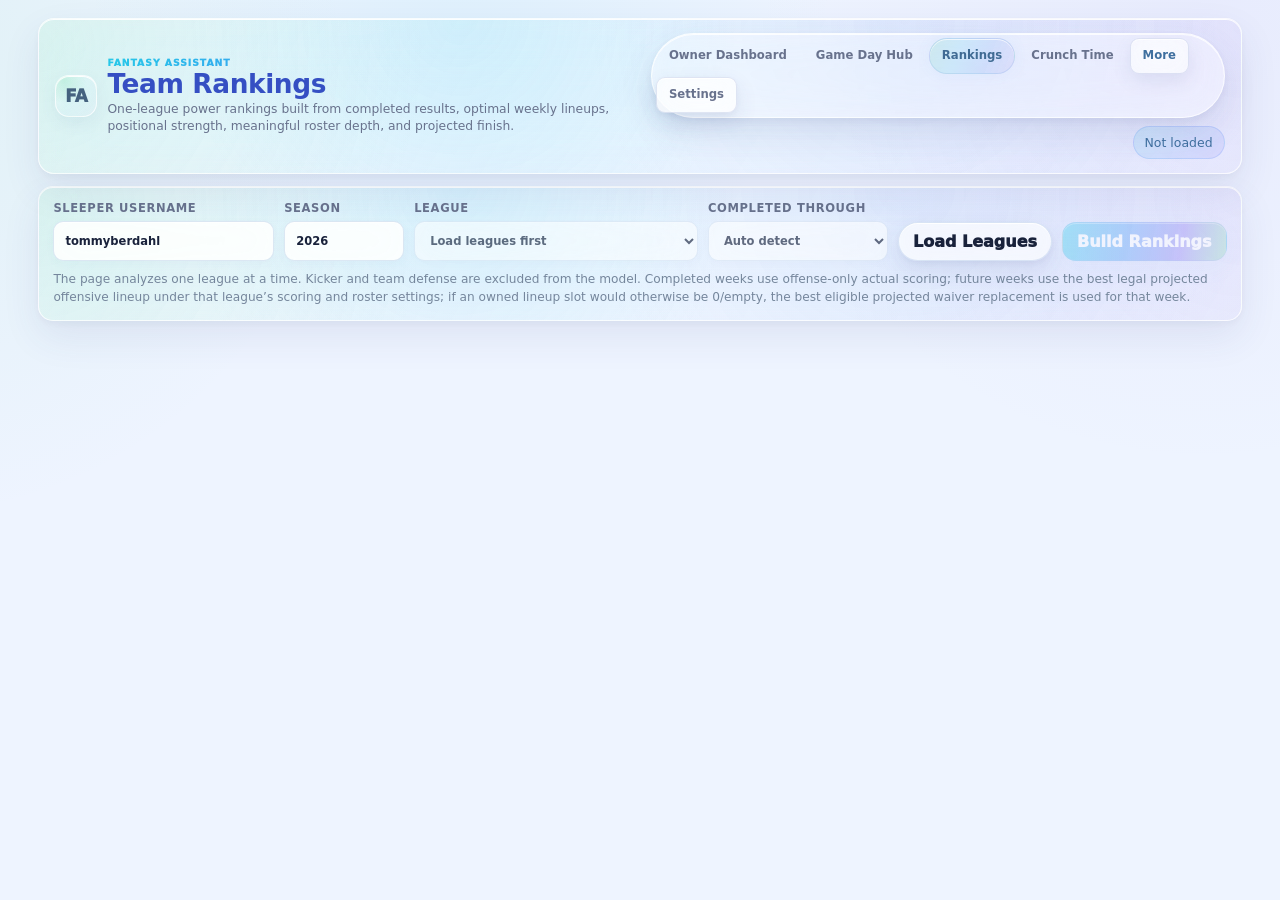
<file: team-rankings.html>
<!doctype html>
<html lang="en">
<head>
  <meta charset="utf-8" />
  <meta name="viewport" content="width=device-width,initial-scale=1" />
  <title>Fantasy Assistant · Rankings</title>
  <script>
    try {
      const savedTheme = localStorage.getItem("fantasyUiTheme") || localStorage.getItem("fantasyRankingsTheme");
      if (savedTheme === "dark" || savedTheme === "light") {
        document.documentElement.dataset.theme = savedTheme;
        localStorage.setItem("fantasyUiTheme", savedTheme);
      }
    } catch (_) {}
  </script>
  <style>
    :root{
      --taupe:#2E2823;--panel:#39322B;--card:#342D27;--row:#3E3730;
      --ivory:#FFFFED;--mint:#DBFFD6;--green:#A9E6A5;--sky:#84BAD7;
      --red:#E78080;--gold:#D8A94A;--muted:rgba(219,255,214,.76);
      --line:rgba(132,186,215,.3);--shadow:0 18px 44px rgba(46,40,35,.24);
    }
    *{box-sizing:border-box}
    body{margin:0;min-height:100vh;background:rgba(255,255,237,.9);color:var(--taupe);font-family:Inter,ui-sans-serif,system-ui,-apple-system,BlinkMacSystemFont,"Segoe UI",sans-serif;transition:background .2s ease,color .2s ease}
    html[data-theme="dark"] body{background:#211C18;color:var(--ivory)}
    html[data-theme="dark"] .topbar,html[data-theme="dark"] .panel{box-shadow:0 18px 44px rgba(0,0,0,.3)}
    html[data-theme="dark"] .shell{color:var(--ivory)}
    button,input,select{font:inherit}button{cursor:pointer}
    .shell{width:min(1500px,96vw);margin:0 auto;padding:24px 0 58px}
    .topbar{display:flex;align-items:center;justify-content:space-between;gap:18px;margin-bottom:16px;padding:18px 20px;background:rgba(46,40,35,.9);border:1px solid rgba(132,186,215,.28);border-radius:18px;box-shadow:var(--shadow)}
    .brand{display:flex;align-items:center;gap:13px;min-width:0}.brand-mark{width:54px;height:54px;display:grid;place-items:center;flex:0 0 auto;border-radius:14px;background:rgba(219,255,214,.9);color:var(--taupe);border:2px solid var(--sky);font-size:1.05rem;font-weight:1000}
    h1{margin:0;color:var(--mint);font-size:clamp(1.45rem,3vw,2.15rem);line-height:1.05}.subtitle{margin:6px 0 0;color:var(--muted);font-size:.9rem;max-width:780px}
    .header-actions{display:flex;align-items:center;justify-content:flex-end;gap:8px;flex-wrap:wrap}.nav-button,.theme-toggle{min-height:38px;display:inline-flex;align-items:center;justify-content:center;padding:8px 12px;border-radius:999px;background:rgba(132,186,215,.9);color:var(--taupe);border:1px solid rgba(255,255,237,.45);text-decoration:none;font-size:.78rem;font-weight:1000}.nav-button.secondary{background:rgba(219,255,214,.9)}.theme-toggle{gap:6px;background:rgba(57,50,43,.9);color:var(--mint);border-color:rgba(216,169,74,.42)}.theme-toggle:hover{border-color:var(--gold)}.theme-toggle:focus-visible{outline:3px solid var(--gold);outline-offset:2px}.theme-icon{font-size:.9rem}
    .status-pill{padding:8px 11px;border:1px solid var(--line);border-radius:999px;color:var(--mint);font-size:.78rem;white-space:nowrap}.status-pill.ready{border-color:rgba(169,230,165,.55)}.status-pill.error{color:#F0A0A0;border-color:rgba(231,128,128,.5)}
    .panel{color:var(--mint);background:rgba(46,40,35,.9);border:1px solid rgba(132,186,215,.24);border-radius:17px;box-shadow:var(--shadow)}
    .controls{padding:15px;margin-bottom:16px}.control-grid{display:grid;grid-template-columns:minmax(190px,1.05fr) 120px minmax(240px,1.35fr) 180px auto auto;gap:10px;align-items:end}
    label{display:block;color:var(--muted);font-size:.72rem;font-weight:900;text-transform:uppercase;letter-spacing:.055em}input,select{width:100%;margin-top:6px;padding:10px 11px;border-radius:10px;border:1px solid rgba(169,230,165,.4);background:rgba(255,255,237,.9);color:var(--taupe);outline:none}input:focus,select:focus{border-color:var(--sky);box-shadow:0 0 0 3px rgba(132,186,215,.24)}select:disabled{opacity:.65}
    .primary,.secondary-btn{min-height:41px;padding:9px 14px;border-radius:10px;font-weight:1000}.primary{border:1px solid rgba(46,40,35,.4);background:rgba(219,255,214,.9);color:var(--taupe)}.secondary-btn{border:1px solid rgba(132,186,215,.45);background:rgba(57,50,43,.9);color:var(--mint)}.primary:disabled,.secondary-btn:disabled{opacity:.5;cursor:not-allowed}.load-note{margin-top:10px;color:var(--muted);font-size:.76rem;line-height:1.45}
    .loading-line{display:none;height:4px;margin:0 0 14px;border-radius:999px;background:var(--sky);overflow:hidden}.loading-line.show{display:block}.loading-line.show::after{content:"";display:block;width:34%;height:100%;background:var(--mint);animation:slide 1.15s linear infinite}@keyframes slide{from{transform:translateX(-120%)}to{transform:translateX(390%)}}
    .error-box,.warning-box{display:none;margin-bottom:14px;padding:11px 13px;border-radius:11px;font-weight:800;font-size:.8rem;line-height:1.45}.error-box{border:1px solid rgba(231,128,128,.5);background:rgba(231,128,128,.13);color:#85363A}.warning-box{border:1px solid rgba(216,169,74,.58);background:rgba(216,169,74,.16);color:#6A4C12}.error-box.show,.warning-box.show{display:block}
    .dashboard{display:grid;gap:16px}.dashboard.hidden{display:none}.metric-grid{display:grid;grid-template-columns:repeat(5,minmax(0,1fr));gap:10px}.metric{padding:14px;border:2px solid var(--taupe);border-radius:13px;background:rgba(219,255,214,.9);color:var(--taupe)}.metric-label{font-size:.64rem;font-weight:1000;text-transform:uppercase;letter-spacing:.06em;color:rgba(46,40,35,.68)}.metric-value{margin-top:5px;font-size:1.55rem;line-height:1;font-weight:1000}.metric-note{margin-top:4px;font-size:.67rem;color:rgba(46,40,35,.68)}
    .section{padding:16px}.section-head{display:flex;align-items:flex-start;justify-content:space-between;gap:14px;margin-bottom:12px}.section-title{font-size:1.06rem;font-weight:1000;color:var(--mint)}.section-note{margin-top:3px;color:var(--muted);font-size:.76rem;line-height:1.45}
    .table-wrap{overflow:auto;border:1px solid var(--line);border-radius:12px}table{width:100%;border-collapse:collapse;font-size:.72rem}th,td{padding:10px 11px;text-align:left;border-bottom:1px solid rgba(132,186,215,.13);white-space:nowrap}th{position:sticky;top:0;z-index:1;color:var(--sky);font-size:.58rem;text-transform:uppercase;letter-spacing:.06em;background:rgba(46,40,35,.96)}td{color:var(--muted)}tr:last-child td{border-bottom:0}tbody tr:hover td{background:rgba(132,186,215,.06)}tr.mine td{background:rgba(219,255,214,.08)}
    .rank-number{width:34px;height:34px;display:grid;place-items:center;border-radius:10px;background:rgba(132,186,215,.17);border:1px solid rgba(132,186,215,.35);color:var(--sky);font-weight:1000;font-size:.9rem}.rank-number.top{background:var(--mint);border-color:var(--mint);color:var(--taupe)}
    .rank-number.playoff,.mini-rank.playoff{background:rgba(169,230,165,.18);border-color:rgba(169,230,165,.5);color:#B9F0B5}.rank-number.bubble,.mini-rank.bubble{background:rgba(216,169,74,.17);border-color:rgba(216,169,74,.5);color:#F1C866}.rank-number.longshot,.mini-rank.longshot{background:rgba(231,128,128,.12);border-color:rgba(231,128,128,.42);color:#F0A0A0}
    .finish-value.playoff{color:#B9F0B5}.finish-value.bubble{color:#F1C866}.finish-value.longshot{color:#F0A0A0}
    .playoff-legend{display:flex;align-items:center;justify-content:flex-end;gap:6px;flex-wrap:wrap}.legend-pill{display:inline-flex;align-items:center;padding:5px 8px;border-radius:999px;border:1px solid;font-size:.58rem;font-weight:1000;text-transform:uppercase;letter-spacing:.04em;white-space:nowrap}.legend-pill.playoff{background:rgba(169,230,165,.14);border-color:rgba(169,230,165,.45);color:#B9F0B5}.legend-pill.bubble{background:rgba(216,169,74,.14);border-color:rgba(216,169,74,.45);color:#F1C866}.legend-pill.longshot{background:rgba(231,128,128,.1);border-color:rgba(231,128,128,.38);color:#F0A0A0}
    .team-cell{display:flex;align-items:center;gap:9px;min-width:180px}.team-avatar{width:34px;height:34px;display:grid;place-items:center;flex:0 0 auto;border-radius:9px;background:var(--ivory);color:var(--taupe);font-size:.62rem;font-weight:1000;overflow:hidden}.team-avatar img{width:100%;height:100%;object-fit:cover}.team-copy{min-width:0}.team-toggle{display:flex;align-items:center;gap:6px;max-width:260px;padding:0;border:0;background:transparent;color:inherit;text-align:left}.team-toggle:hover .team-name{color:var(--gold)}.team-toggle:focus-visible{outline:2px solid var(--sky);outline-offset:3px;border-radius:4px}.team-name{color:var(--mint);font-weight:1000;white-space:nowrap;overflow:hidden;text-overflow:ellipsis;max-width:230px}.team-chevron{flex:0 0 auto;color:var(--gold);font-size:.65rem;transition:transform .16s ease}.team-toggle[aria-expanded="true"] .team-chevron{transform:rotate(90deg)}.team-toggle[aria-expanded="true"] .team-name{color:#F1C866}.team-owner{margin-top:2px;color:var(--muted);font-size:.59rem}.mine-badge{display:inline-flex;margin-left:5px;padding:2px 5px;border-radius:999px;background:var(--mint);color:var(--taupe);font-size:.5rem;font-weight:1000;text-transform:uppercase;vertical-align:middle}
    .record{font-size:.92rem;color:var(--mint);font-weight:1000}.record small{display:block;color:var(--muted);font-size:.56rem;font-weight:800;margin-top:2px}.value-main{color:var(--mint);font-weight:1000}.value-sub{display:block;margin-top:2px;color:var(--muted);font-size:.57rem}
    .rank-chip{display:inline-flex;align-items:center;gap:5px;padding:5px 7px;border-radius:8px;background:rgba(132,186,215,.13);border:1px solid rgba(132,186,215,.28);color:var(--sky);font-weight:1000}.rank-chip strong{font-size:.78rem}.rank-chip small{font-size:.54rem;color:var(--muted)}.rank-chip.first{background:rgba(169,230,165,.18);border-color:rgba(169,230,165,.45);color:#B9F0B5}.rank-chip.bottom{background:rgba(231,128,128,.1);border-color:rgba(231,128,128,.3);color:#F0A0A0}.rank-chip.playoff{background:rgba(169,230,165,.18);border-color:rgba(169,230,165,.5);color:#B9F0B5}.rank-chip.bubble{background:rgba(216,169,74,.17);border-color:rgba(216,169,74,.5);color:#F1C866}.rank-chip.longshot{background:rgba(231,128,128,.12);border-color:rgba(231,128,128,.42);color:#F0A0A0}.depth-chip{display:inline-grid;gap:2px;min-width:118px}.depth-chip .depth-top{display:flex;align-items:center;gap:5px}.depth-chip .depth-meta{font-size:.52rem;color:var(--muted);font-weight:800;white-space:nowrap}.depth-chip.first .depth-meta{color:rgba(219,255,214,.82)}
    .projection-bar{min-width:120px}.bar-track{height:6px;border-radius:999px;background:rgba(132,186,215,.14);overflow:hidden;margin-top:5px}.bar-fill{height:100%;border-radius:inherit;background:var(--sky)}
    .weekly-grid{display:grid;grid-template-columns:repeat(auto-fit,minmax(155px,1fr));gap:8px}.week-card{padding:9px;border:1px solid var(--line);border-radius:10px;background:rgba(52,45,39,.9)}.week-card-head{display:flex;justify-content:space-between;gap:8px;color:var(--mint);font-size:.68rem;font-weight:1000}.week-card-note{margin-top:4px;color:var(--muted);font-size:.58rem}.week-card-value{margin-top:7px;color:var(--sky);font-size:1rem;font-weight:1000}
    details.expandable-section{overflow:hidden}details.expandable-section>summary{display:flex;align-items:center;justify-content:space-between;gap:12px;cursor:pointer;list-style:none;padding:16px;color:var(--mint)}details.expandable-section>summary::-webkit-details-marker{display:none}details.expandable-section>summary::after{content:"＋";flex:0 0 auto;color:var(--gold);font-size:1.05rem;font-weight:1000}details.expandable-section[open]>summary::after{content:"−"}.expandable-copy{min-width:0}.expandable-title{font-size:1.02rem;font-weight:1000}.expandable-note{margin-top:3px;color:var(--muted);font-size:.72rem;line-height:1.4}.expandable-content{padding:0 16px 16px}
    .team-detail-row td{padding:0!important;background:rgba(24,21,18,.55)!important;white-space:normal}.team-detail{padding:14px 16px 16px;border-bottom:1px solid rgba(132,186,215,.2)}.team-detail-top{display:grid;grid-template-columns:repeat(4,minmax(0,1fr));gap:8px}.detail-stat{padding:9px 10px;border:1px solid var(--line);border-radius:9px;background:rgba(52,45,39,.92)}.detail-stat span{display:block;color:var(--muted);font-size:.55rem;font-weight:900;text-transform:uppercase;letter-spacing:.04em}.detail-stat strong{display:block;margin-top:3px;color:var(--mint);font-size:.9rem}.detail-rank-groups{display:grid;grid-template-columns:1fr 1fr;gap:10px;margin-top:11px}.detail-ranks{padding:10px;border:1px solid var(--line);border-radius:10px;background:rgba(52,45,39,.72)}.detail-ranks-title{margin-bottom:7px;color:var(--sky);font-size:.61rem;font-weight:1000;text-transform:uppercase;letter-spacing:.055em}.detail-rank-list{display:flex;gap:5px;flex-wrap:wrap}.mini-rank{display:inline-flex;gap:4px;align-items:center;padding:4px 6px;border-radius:7px;background:rgba(132,186,215,.12);border:1px solid rgba(132,186,215,.24);color:var(--muted);font-size:.58rem;font-weight:900}.mini-rank strong{color:var(--sky)}.roster-title{margin:13px 0 8px;color:var(--mint);font-size:.72rem;font-weight:1000;text-transform:uppercase;letter-spacing:.055em}.roster-grid{display:grid;grid-template-columns:repeat(4,minmax(190px,1fr));gap:8px}.roster-position{overflow:hidden;border:1px solid var(--line);border-radius:10px;background:rgba(52,45,39,.8)}.roster-position-head{display:flex;justify-content:space-between;gap:8px;padding:7px 9px;background:rgba(132,186,215,.12);color:var(--sky);font-size:.61rem;font-weight:1000;text-transform:uppercase}.roster-player-row{display:grid;grid-template-columns:minmax(0,1fr) auto;gap:8px;align-items:center;padding:7px 9px;border-top:1px solid rgba(132,186,215,.1)}.roster-player-row:first-child{border-top:0}.roster-player-name{min-width:0;color:var(--mint);font-size:.66rem;font-weight:900;white-space:nowrap;overflow:hidden;text-overflow:ellipsis}.roster-player-meta{margin-top:2px;color:var(--muted);font-size:.53rem}.roster-player-value{text-align:right;color:var(--sky);font-size:.59rem;font-weight:1000}.roster-player-value small{display:block;margin-top:2px;color:var(--muted);font-size:.48rem;font-weight:800}.status-tag{display:inline-flex;margin-left:4px;padding:1px 4px;border-radius:999px;background:rgba(219,255,214,.13);border:1px solid rgba(219,255,214,.25);color:var(--mint);font-size:.45rem;font-weight:1000;text-transform:uppercase}.status-tag.taxi{background:rgba(132,186,215,.13);color:var(--sky)}.status-tag.upside{background:rgba(216,169,74,.14);border-color:rgba(216,169,74,.42);color:#F1C866}.status-tag.ir{background:rgba(231,128,128,.1);color:#F0A0A0}.gold-text{color:#F1C866;font-weight:1000}.waiver-fill{color:#F1C866;font-weight:900}.roster-empty{padding:9px;color:var(--muted);font-size:.6rem}.click-hint{color:var(--gold);font-size:.61rem;font-weight:900}

    details.model{overflow:hidden}details.model>summary{cursor:pointer;list-style:none;padding:15px 16px;color:var(--mint);font-weight:1000}details.model>summary::-webkit-details-marker{display:none}details.model>summary::after{content:"＋";float:right;color:var(--gold)}details.model[open]>summary::after{content:"−"}.model-body{padding:0 16px 16px;display:grid;grid-template-columns:repeat(3,minmax(0,1fr));gap:10px}.model-card{padding:12px;border-radius:11px;background:rgba(52,45,39,.9);border:1px solid var(--line)}.model-card strong{display:block;color:var(--mint);font-size:.78rem}.model-card span{display:block;margin-top:5px;color:var(--muted);font-size:.68rem;line-height:1.45}.depth-window{display:flex;gap:5px;flex-wrap:wrap;margin-top:8px}.depth-pill{padding:4px 6px;border-radius:999px;background:var(--sky);color:var(--taupe);font-size:.58rem;font-weight:1000}
    .empty{padding:22px;border:1px dashed var(--line);border-radius:10px;text-align:center;color:var(--muted);font-size:.78rem}.footer-note{margin-top:10px;color:var(--muted);font-size:.64rem;line-height:1.45}
    @media(max-width:1220px){.team-detail-top{grid-template-columns:repeat(2,minmax(0,1fr))}.roster-grid{grid-template-columns:repeat(2,minmax(190px,1fr))}.control-grid{grid-template-columns:1fr 120px 1.2fr 170px}.control-grid button{grid-row:2}.metric-grid{grid-template-columns:repeat(3,minmax(0,1fr))}.model-body{grid-template-columns:1fr 1fr}}
    @media(max-width:780px){.playoff-legend{justify-content:flex-start}.team-detail-top,.detail-rank-groups,.roster-grid{grid-template-columns:1fr}.shell{width:min(94vw,680px);padding-top:12px}.topbar{align-items:flex-start;flex-direction:column;padding:15px}.header-actions{justify-content:flex-start}.control-grid{grid-template-columns:1fr 1fr}.control-grid label:nth-child(3){grid-column:1/-1}.control-grid button{grid-row:auto}.metric-grid{grid-template-columns:repeat(2,minmax(0,1fr))}.model-body{grid-template-columns:1fr}.section{padding:13px}th,td{padding:9px 8px}}
    @media(max-width:500px){.control-grid,.metric-grid{grid-template-columns:1fr}.control-grid label:nth-child(3){grid-column:auto}}
  </style>
  <link rel="stylesheet" href="./app-shell.css" />
</head>
<body>
  <main class="shell">
    <header class="topbar">
      <div class="brand">
        <div class="brand-mark">TB</div>
        <div>
          <h1>Team Rankings</h1>
          <p class="subtitle">One-league power rankings built from completed results, optimal weekly lineups, positional strength, meaningful roster depth, and projected finish.</p>
        </div>
      </div>
      <div class="header-actions">
        <a class="nav-button" href="./index.html">Owner Dashboard</a>
        <a class="nav-button" href="./schedule-tool.html">Schedule Tool</a>
        <a class="nav-button secondary" href="./waiver-wire-agent.html">Waiver Wire Agent Beta</a>
        <button class="theme-toggle" id="themeToggle" type="button" aria-pressed="false"><span class="theme-icon" aria-hidden="true">☾</span><span id="themeToggleLabel">Dark background</span></button>
        <div class="status-pill" id="statusPill">Not loaded</div>
      </div>
    </header>

    <section class="panel controls">
      <div class="control-grid">
        <label>Sleeper Username<input id="username" value="tommyberdahl" autocomplete="off" /></label>
        <label>Season<input id="season" type="number" min="2018" max="2035" value="2026" /></label>
        <label>League<select id="league" disabled><option value="">Load leagues first</option></select></label>
        <label>Completed through<select id="completedThrough" disabled><option value="auto">Auto detect</option></select></label>
        <button class="secondary-btn" id="loadLeaguesBtn" type="button">Load Leagues</button>
        <button class="primary" id="runBtn" type="button" disabled>Build Rankings</button>
      </div>
      <div class="load-note" id="loadNote">The page analyzes one league at a time. Kicker and team defense are excluded from the model. Completed weeks use offense-only actual scoring; future weeks use the best legal projected offensive lineup under that league’s scoring and roster settings; if an owned lineup slot would otherwise be 0/empty, the best eligible projected waiver replacement is used for that week.</div>
    </section>

    <div class="loading-line" id="loadingLine"></div>
    <div class="error-box" id="errorBox"></div>
    <div class="warning-box" id="warningBox"></div>

    <div class="dashboard hidden" id="dashboard">
      <section class="panel section">
        <div class="section-head">
          <div>
            <div class="section-title">Overall Rankings & Projected Standings</div>
            <div class="section-note" id="standingsNote">Overall rank is schedule-independent. Projected finish uses the actual league schedule.</div>
          </div>
          <div class="playoff-legend" aria-label="Ranking tier legend">
            <span class="legend-pill playoff">1–6 · Projected Playoff</span>
            <span class="legend-pill bubble">7–9 · Bubble</span>
            <span class="legend-pill longshot">10–12 · Long Shot</span>
          </div>
        </div>
        <div class="table-wrap"><table><thead><tr>
          <th>Overall</th><th>Team</th><th>Projected Finish</th><th>Projected Record</th><th>Starter Rank</th><th>Roster Rank</th>
        </tr></thead><tbody id="standingsBody"></tbody></table></div>
        <div class="footer-note"><span class="click-hint">Click a team name to expand its roster and ranking details.</span> Overall ranking uses offense-only completed points plus future optimal projected lineups. Future zero/bye holes may be filled from that league’s waiver wire. K and D/ST never affect the model.</div>
      </section>

      <details class="panel expandable-section">
        <summary><div class="expandable-copy"><div class="expandable-title">Starting Lineup Positional Rankings</div><div class="expandable-note">Click to view starter rankings by QB, RB, WR, TE and FLEX. Teams are ordered #1 to last by overall starter strength.</div></div></summary>
        <div class="expandable-content"><div class="table-wrap"><table><thead><tr id="starterHead"></tr></thead><tbody id="starterBody"></tbody></table></div></div>
      </details>

      <details class="panel expandable-section">
        <summary><div class="expandable-copy"><div class="expandable-title">Whole-Roster / Depth Rankings</div><div class="expandable-note">Click to view league-adjusted depth rankings. Teams are ordered #1 to last by overall roster strength.</div></div></summary>
        <div class="expandable-content"><div class="table-wrap"><table><thead><tr id="depthHead"></tr></thead><tbody id="depthBody"></tbody></table></div><div class="footer-note" id="depthNote"></div></div>
      </details>

      <details class="panel expandable-section">
        <summary><div class="expandable-copy"><div class="expandable-title">Projected Weekly Best Lineups</div><div class="expandable-note">Click to view the future-week optimal lineup leaders used in the record simulation. Zero/bye lineup holes use the best eligible waiver replacement for that week.</div></div></summary>
        <div class="expandable-content"><div id="weeklyGrid" class="weekly-grid"></div></div>
      </details>

      <details class="panel model">
        <summary>How the ranking model works</summary>
        <div class="model-body">
          <div class="model-card"><strong>Overall Rank</strong><span>Ranks teams by offense-only season strength points: actual offensive starter points already scored plus future best-lineup projections. Kicker and D/ST are removed from the model.</span></div>
          <div class="model-card"><strong>Projected Finish</strong><span>Completed matchups are re-scored using only offensive starters, then each remaining scheduled matchup compares best projected offensive lineups. If a future owned lineup has a zero/empty slot, the optimizer fills that slot with the best eligible unrostered player for that week. This keeps K and D/ST out of the record simulation too.</span></div>
          <div class="model-card"><strong>Starter Position Ranks</strong><span>Completed weeks use each team’s best legal lineup from actual player points. Future weeks use the best legal lineup from projections, with waiver replacement only for slots that would otherwise be zero/empty. Points are credited to the slot used, so FLEX is measured separately.</span></div>
          <div class="model-card"><strong>Roster Depth</strong><span>There is no hard player-count cap. WR and RB carry the most depth weight because they fill multiple starter/FLEX spots. WR receives a slightly higher baseline dynasty weight because useful receivers generally have longer value windows; RB can still become equally or more valuable when that league’s waiver wire shows stronger RB scarcity. Deeper usable WR/RB assets decay slowly; backup QB/TE assets decay much faster in a normal 1-QB/1-TE league.</span></div>
          <div class="model-card"><strong>Developmental Upside</strong><span>Young players can earn a capped prospect bonus from age/experience, NFL draft capital when available, Sleeper depth-chart path, and the projected quality of their NFL offense. Taxi players retain most of that upside even when they are not immediate lineup options.</span></div>
          <div class="model-card"><strong>Waiver Replacement Level</strong><span>The model derives each league’s free-agent pool by removing every rostered player from the active player universe. Rostered depth is valued above the best realistically available waiver replacements, so carrying a replaceable QB2 or TE2 adds very little while scarce RB/WR depth retains value.</span></div>
          <div class="model-card"><strong>Scope</strong><span>Projected finish covers the regular season only. Playoff brackets are not simulated. Whole-roster ranks model QB, RB, WR and TE only; kicker and D/ST are excluded everywhere.</span><div class="depth-window" id="modelDepthWindow"></div></div>
        </div>
      </details>
    </div>
  </main>

  <script>
    "use strict";
    const SLEEPER_API = "https://api.sleeper.app/v1";
    const SLEEPER_DATA_API = "https://api.sleeper.com";
    const DYNASTY_PROCESS_IDS_URL = "https://raw.githubusercontent.com/dynastyprocess/data/master/files/db_playerids.csv";
    const NON_STARTING_SLOTS = new Set(["BN","IR","TAXI"]);
    const EXCLUDED_RANKING_POSITIONS = new Set(["K","DEF","DST"]);
    const CORE_POSITIONS = ["QB","RB","WR","TE"];
    const els = Object.fromEntries([...document.querySelectorAll("[id]")].map(el => [el.id, el]));

    const state = {
      user:null, players:{}, leagues:[], nflState:null, leagueData:null,
      matchups:new Map(), projections:new Map(), dynastyMeta:new Map(), dynastyMetaLoaded:false, analysis:null, loading:false
    };

    function rankTierClass(rank){const n=Number(rank);if(!Number.isFinite(n)||n<1)return "";if(n<=6)return "playoff";if(n<=9)return "bubble";return "longshot"}
    function rankTierLabel(rank){const cls=rankTierClass(rank);return cls==="playoff"?"Projected Playoff":cls==="bubble"?"On the Bubble":cls==="longshot"?"Playoff Long Shot":""}
    function applyTheme(theme){const next=theme==="dark"?"dark":"light";document.documentElement.dataset.theme=next;if(els.themeToggle){const dark=next==="dark";els.themeToggle.setAttribute("aria-pressed",String(dark));els.themeToggleLabel.textContent=dark?"Light background":"Dark background";const icon=els.themeToggle.querySelector(".theme-icon");if(icon)icon.textContent=dark?"☀":"☾"}try{localStorage.setItem("fantasyUiTheme",next)}catch(_){}}

    function escapeHtml(value){return String(value??"").replaceAll("&","&amp;").replaceAll("<","&lt;").replaceAll(">","&gt;").replaceAll('"',"&quot;").replaceAll("'","&#039;")}
    function normalizeTeam(team){const aliases={WSH:"WAS",JAC:"JAX",LA:"LAR",STL:"LAR",OAK:"LV",SD:"LAC",LVR:"LV",KCC:"KC",NEP:"NE",SFO:"SF",TBB:"TB",GNB:"GB",NOS:"NO"};const upper=String(team||"").toUpperCase();return aliases[upper]||upper}
    function teamInitials(name){const parts=String(name||"Team").trim().split(/\s+/).filter(Boolean);return (parts.slice(0,2).map(x=>x[0]).join("")||"TM").toUpperCase()}
    function ordinal(n){const v=n%100;return `${n}${["th","st","nd","rd"][(v-20)%10]||["th","st","nd","rd"][v]||"th"}`}
    function fmt(value,digits=1){const n=Number(value);return Number.isFinite(n)?n.toFixed(digits):"—"}
    function scoreValue(matchup){if(!matchup)return 0;const raw=matchup.custom_points!==null&&matchup.custom_points!==undefined?matchup.custom_points:matchup.points;const n=Number(raw);return Number.isFinite(n)?n:0}
    function setLoading(on,message=""){state.loading=on;els.loadingLine.classList.toggle("show",on);els.loadLeaguesBtn.disabled=on;els.runBtn.disabled=on||!els.league.value;els.statusPill.textContent=on?(message||"Loading…"):"Ready";els.statusPill.className=`status-pill ${on?"":"ready"}`}
    function clearMessages(){els.errorBox.classList.remove("show");els.warningBox.classList.remove("show");els.errorBox.textContent="";els.warningBox.textContent=""}
    function showError(error){const message=error instanceof Error?error.message:String(error);els.errorBox.textContent=message;els.errorBox.classList.add("show");els.statusPill.textContent="Load failed";els.statusPill.className="status-pill error"}
    function showWarning(message){if(!message)return;els.warningBox.textContent=message;els.warningBox.classList.add("show")}
    async function fetchJson(url,label){const response=await fetch(url);if(!response.ok)throw new Error(`${label||"Request"} failed (${response.status}).`);return response.json()}
    async function optionalJson(url){try{return await fetchJson(url)}catch(error){return null}}

    async function mapWithConcurrency(items,limit,worker){
      const results=new Array(items.length);let cursor=0;
      async function runner(){while(true){const index=cursor++;if(index>=items.length)return;try{results[index]={status:"fulfilled",value:await worker(items[index],index)}}catch(error){results[index]={status:"rejected",reason:error}}}}
      await Promise.all(Array.from({length:Math.min(limit,items.length)},()=>runner()));return results;
    }

    async function loadPlayerDirectory(){
      try{return await fetchJson(`${SLEEPER_API}/players/nfl?active=true`,"Sleeper player directory")}
      catch(filtered){return fetchJson(`${SLEEPER_API}/players/nfl`,"Sleeper player directory")}
    }

    function getPlayer(playerId){
      const id=String(playerId);const known=state.players[id];if(known)return known;
      const team=normalizeTeam(id);if(/^[A-Z]{2,3}$/.test(team))return {player_id:id,full_name:`${team} D/ST`,position:"DEF",fantasy_positions:["DEF"],team};
      return {player_id:id,full_name:`Player ${id}`,position:"OTHER",fantasy_positions:["OTHER"],team:""};
    }
    function primaryPosition(playerId){const p=getPlayer(playerId);return String(p.position||p.fantasy_positions?.[0]||"OTHER").toUpperCase()}
    function playerPositions(playerId){const p=getPlayer(playerId);return new Set([p.position,...(p.fantasy_positions||[])].filter(Boolean).map(x=>String(x).toUpperCase()))}
    function positionEligibleForSlot(position,slot){
      const p=String(position).toUpperCase(),s=String(slot).toUpperCase();if(p===s)return true;
      if(s==="FLEX")return ["RB","WR","TE"].includes(p);if(s==="SUPER_FLEX")return ["QB","RB","WR","TE"].includes(p);
      if(s==="WRRB_FLEX")return ["WR","RB"].includes(p);if(s==="REC_FLEX")return ["WR","TE"].includes(p);
      if(s==="IDP_FLEX")return ["DL","LB","DB","DE","DT","CB","S"].includes(p);if(s==="DL")return ["DL","DE","DT"].includes(p);if(s==="DB")return ["DB","CB","S"].includes(p);return false;
    }
    function playerEligibleForSlot(playerId,slot){const positions=playerPositions(playerId);return [...positions].some(position=>positionEligibleForSlot(position,slot))}
    function isFlexSlot(slot){return ["FLEX","SUPER_FLEX","WRRB_FLEX","REC_FLEX","IDP_FLEX"].includes(String(slot).toUpperCase())}
    function slotBucket(slot){const s=String(slot).toUpperCase();return isFlexSlot(s)?"FLEX":s}
    function startingSlots(league){return (league.roster_positions||[]).filter(slot=>{const s=String(slot).toUpperCase();return !NON_STARTING_SLOTS.has(s)&&!EXCLUDED_RANKING_POSITIONS.has(s)})}

    function projectedPlayerPoints(record,scoringSettings){
      const stats=record?.stats||{};let points=0,matched=false;
      for(const [key,rawValue] of Object.entries(scoringSettings||{})){const stat=Number(stats[key]),value=Number(rawValue);if(!Number.isFinite(stat)||!Number.isFinite(value))continue;points+=stat*value;matched=true}
      if(matched)return points;
      const reception=Number(scoringSettings?.rec||0);const key=reception>=.75?"pts_ppr":reception>=.25?"pts_half_ppr":"pts_std";const fallback=Number(stats[key]??stats.pts_ppr??stats.pts_half_ppr??stats.pts_std);return Number.isFinite(fallback)?fallback:0;
    }

    function addFlowEdge(graph,from,to,capacity,cost,meta=null){const forward={to,reverse:graph[to].length,capacity,cost,meta,initial:capacity};const reverse={to:from,reverse:graph[from].length,capacity:0,cost:-cost,meta:null,initial:0};graph[from].push(forward);graph[to].push(reverse)}
    function optimalLineup(playerIds,playerPoints,rosterPositions){
      const slots=(rosterPositions||[]).filter(slot=>{const s=String(slot).toUpperCase();return !NON_STARTING_SLOTS.has(s)&&!EXCLUDED_RANKING_POSITIONS.has(s)});
      const players=[...new Set((playerIds||[]).map(String).filter(id=>id&&id!=="0"))];if(!slots.length)return {total:0,assignments:[],filled:0};
      const source=0,slotOffset=1,playerOffset=slotOffset+slots.length,sink=playerOffset+players.length;const graph=Array.from({length:sink+1},()=>[]);
      slots.forEach((slot,slotIndex)=>{const slotNode=slotOffset+slotIndex;addFlowEdge(graph,source,slotNode,1,0);addFlowEdge(graph,slotNode,sink,1,0,{kind:"empty",slotIndex});players.forEach((playerId,playerIndex)=>{if(!playerEligibleForSlot(playerId,slot))return;const points=Math.max(0,Number(playerPoints?.[playerId]||0));addFlowEdge(graph,slotNode,playerOffset+playerIndex,1,-points,{kind:"assign",slotIndex,playerId,points})})});
      players.forEach((playerId,playerIndex)=>addFlowEdge(graph,playerOffset+playerIndex,sink,1,0));
      let flow=0,totalCost=0;while(flow<slots.length){const dist=Array(graph.length).fill(Infinity),prevNode=Array(graph.length).fill(-1),prevEdge=Array(graph.length).fill(-1),inQueue=Array(graph.length).fill(false),queue=[source];dist[source]=0;inQueue[source]=true;while(queue.length){const node=queue.shift();inQueue[node]=false;graph[node].forEach((edge,edgeIndex)=>{if(edge.capacity<=0||dist[node]+edge.cost>=dist[edge.to])return;dist[edge.to]=dist[node]+edge.cost;prevNode[edge.to]=node;prevEdge[edge.to]=edgeIndex;if(!inQueue[edge.to]){queue.push(edge.to);inQueue[edge.to]=true}})}if(!Number.isFinite(dist[sink]))break;let node=sink;while(node!==source){const parent=prevNode[node],edgeIndex=prevEdge[node],edge=graph[parent][edgeIndex];edge.capacity-=1;graph[node][edge.reverse].capacity+=1;node=parent}totalCost+=dist[sink];flow++}
      const assignments=[];slots.forEach((slot,slotIndex)=>{const slotNode=slotOffset+slotIndex;const used=graph[slotNode].find(edge=>edge.meta?.kind==="assign"&&edge.meta.slotIndex===slotIndex&&edge.initial===1&&edge.capacity===0);if(used)assignments.push({slot:String(slot).toUpperCase(),bucket:slotBucket(slot),slotIndex,playerId:used.meta.playerId,points:used.meta.points})});
      return {total:Math.max(0,-totalCost),assignments,filled:assignments.length};
    }

    function projectedLineupWithWaiverFill(playerIds,projectionMap,league,allRostered){
      const ownedPool=[...new Set((playerIds||[]).map(String).filter(id=>id&&id!=="0"&&!EXCLUDED_RANKING_POSITIONS.has(primaryPosition(id))))];
      const ownedPoints={};for(const id of ownedPool)ownedPoints[id]=projectedPlayerPoints(projectionMap?.get(String(id)),league.scoring_settings||{});
      const ownedBest=optimalLineup(ownedPool,ownedPoints,league.roster_positions);
      const slots=startingSlots(league),ownedAssignments=ownedBest.assignments.filter(a=>Number(a.points)>0).map(a=>({...a,source:"roster"})),filledSlots=new Set(ownedAssignments.map(a=>a.slotIndex));
      const missingSlots=slots.map((slot,slotIndex)=>({slot:String(slot).toUpperCase(),slotIndex})).filter(row=>!filledSlots.has(row.slotIndex));
      if(!missingSlots.length)return {total:ownedAssignments.reduce((sum,a)=>sum+a.points,0),assignments:ownedAssignments,filled:ownedAssignments.length,waiverAssignments:[],waiverCount:0};

      const waiverPool=[],waiverPoints={};
      for(const [rawId,row] of projectionMap||[]){
        const id=String(rawId),position=primaryPosition(id);
        if(allRostered.has(id)||!CORE_POSITIONS.includes(position)||EXCLUDED_RANKING_POSITIONS.has(position))continue;
        if(!missingSlots.some(m=>playerEligibleForSlot(id,m.slot)))continue;
        const player=getPlayer(id),status=String(player.status||"").toLowerCase();if(status==="inactive")continue;
        const points=projectedPlayerPoints(row,league.scoring_settings||{});if(!(points>0))continue;
        waiverPool.push(id);waiverPoints[id]=points;
      }
      if(!waiverPool.length)return {total:ownedAssignments.reduce((sum,a)=>sum+a.points,0),assignments:ownedAssignments,filled:ownedAssignments.length,waiverAssignments:[],waiverCount:0};

      const fillBest=optimalLineup(waiverPool,waiverPoints,missingSlots.map(m=>m.slot));
      const waiverAssignments=fillBest.assignments.filter(a=>Number(a.points)>0).map(a=>{const original=missingSlots[a.slotIndex];return {...a,slot:original.slot,bucket:slotBucket(original.slot),slotIndex:original.slotIndex,source:"waiver"}});
      const assignments=[...ownedAssignments,...waiverAssignments].sort((a,b)=>a.slotIndex-b.slotIndex);
      return {total:assignments.reduce((sum,a)=>sum+a.points,0),assignments,filled:assignments.length,waiverAssignments,waiverCount:waiverAssignments.length};
    }

    function clamp(value,min=0,max=1){return Math.max(min,Math.min(max,Number(value)||0))}
    function structuralDepthImportance(position,league){const slots=startingSlots(league).map(s=>String(s).toUpperCase()),direct=slots.filter(s=>s===position).length,hasSuperFlex=slots.includes("SUPER_FLEX");if(position==="RB")return 1.45;if(position==="WR")return 1.52;if(position==="QB")return hasSuperFlex?1.05:.45;if(position==="TE")return direct>1?.85:.55;return 1}
    function positionDemandWeight(position,league,waiverContext=null){const slots=startingSlots(league);let weight=0;for(const slot of slots){const s=String(slot).toUpperCase();if(s===position)weight+=1;else if(isFlexSlot(s)&&positionEligibleForSlot(position,s)){const eligible=CORE_POSITIONS.filter(p=>positionEligibleForSlot(p,s)).length||1;weight+=1/eligible}}const scarcity=waiverContext?.scarcityMultiplier??1;return Math.max(.15,weight*structuralDepthImportance(position,league)*scarcity)}
    function percentile(value,values){const valid=values.filter(Number.isFinite).sort((a,b)=>a-b);if(!Number.isFinite(value)||!valid.length)return null;if(valid.length===1)return 100;let below=0,equal=0;for(const item of valid){if(item<value)below++;else if(item===value)equal++}return 100*(below+Math.max(0,equal-1)/2)/(valid.length-1)}
    function assignRanks(items,key){const sorted=[...items].sort((a,b)=>(Number(b[key])||0)-(Number(a[key])||0)||String(a.name).localeCompare(String(b.name)));let prev=null,rank=0;sorted.forEach((item,index)=>{const value=Number(item[key])||0;if(prev===null||Math.abs(value-prev)>1e-8)rank=index+1;item[`${key}Rank`]=rank;prev=value});return sorted}

    function parseCsvLine(line){const out=[];let value="",quoted=false;for(let i=0;i<line.length;i++){const ch=line[i];if(ch==='"'){if(quoted&&line[i+1]==='"'){value+='"';i++}else quoted=!quoted}else if(ch===','&&!quoted){out.push(value);value=""}else value+=ch}out.push(value);return out}
    async function loadDynastyMetadata(){try{const response=await fetch(DYNASTY_PROCESS_IDS_URL);if(!response.ok)throw new Error(`Draft metadata failed (${response.status}).`);const text=await response.text(),lines=text.split(/\r?\n/).filter(Boolean);if(lines.length<2)return new Map();const headers=parseCsvLine(lines[0]),index=Object.fromEntries(headers.map((h,i)=>[h,i])),map=new Map();for(let n=1;n<lines.length;n++){const row=parseCsvLine(lines[n]),sleeper=String(row[index.sleeper_id]||"").trim();if(!sleeper||sleeper==="NA")continue;const num=key=>{const raw=row[index[key]],v=Number(raw);return raw&&raw!=="NA"&&Number.isFinite(v)?v:null};map.set(sleeper,{name:row[index.name]||"",position:row[index.position]||"",team:normalizeTeam(row[index.team]||""),age:num("age"),draftYear:num("draft_year"),draftRound:num("draft_round"),draftPick:num("draft_pick"),draftOverall:num("draft_ovr")})}return map}catch(error){console.warn("Draft-capital metadata unavailable",error);return new Map()}}
    function actualModeledScore(matchup){if(!matchup)return 0;const points=matchup.players_points||{};return (matchup.starters||[]).map(String).filter(id=>id&&id!=="0"&&!EXCLUDED_RANKING_POSITIONS.has(primaryPosition(id))).reduce((sum,id)=>sum+(Number(points[id])||0),0)}
    function playerProjectionProfile(playerId,projectionWeeks,league){let total=0,activeTotal=0,activeWeeks=0;for(const week of projectionWeeks){const row=state.projections.get(week)?.get(String(playerId));const pts=projectedPlayerPoints(row,league.scoring_settings||{});total+=pts;if(row&&pts>0){activeTotal+=pts;activeWeeks++}}return {seasonAvg:projectionWeeks.length?total/projectionWeeks.length:0,activeAvg:activeWeeks?activeTotal/activeWeeks:0,activeWeeks}}
    function draftCapitalScore(playerId){const meta=state.dynastyMeta.get(String(playerId));if(!meta)return null;const overall=Number(meta.draftOverall),round=Number(meta.draftRound),year=Number(meta.draftYear);if(Number.isFinite(overall)&&overall>0){if(overall<=10)return 1;if(overall<=32)return .92;if(overall<=64)return .80;if(overall<=100)return .65;if(overall<=150)return .45;if(overall<=220)return .28;return .15}if(Number.isFinite(round)&&round>0){return ({1:.9,2:.78,3:.62,4:.44,5:.30,6:.20,7:.13})[round]||.1}if(Number.isFinite(year)&&year>0)return .08;return null}
    function playerAge(playerId){const sleeper=getPlayer(playerId),meta=state.dynastyMeta.get(String(playerId));const value=Number(meta?.age??sleeper.age);return Number.isFinite(value)?value:null}
    function youthScore(position,playerId){const age=playerAge(playerId),exp=Number(getPlayer(playerId).years_exp);let ageScore=.35;if(Number.isFinite(age)){const curves={QB:[[24,1],[26,.9],[28,.72],[30,.5],[33,.25]],RB:[[22,1],[23,.95],[24,.82],[25,.62],[26,.38],[27,.18]],WR:[[22,1],[23,.96],[24,.88],[25,.72],[26,.50],[27,.28],[28,.12]],TE:[[23,1],[24,.95],[25,.82],[26,.68],[27,.48],[29,.22]]};const curve=curves[position]||curves.WR;ageScore=.08;for(const [limit,score] of curve){if(age<=limit){ageScore=score;break}}}let expScore=.45;if(Number.isFinite(exp)){if(exp<=0)expScore=1;else if(exp===1)expScore=.92;else if(exp===2)expScore=.78;else if(exp===3)expScore=.55;else if(exp===4)expScore=.30;else expScore=.12}return clamp(ageScore*.7+expScore*.3)}
    function pathScore(position,playerId){const player=getPlayer(playerId),order=Number(player.depth_chart_order??player.depth_chart_position);if(!player.team||String(player.team).toUpperCase()==="FA")return .08;if(!Number.isFinite(order)||order<=0)return .35;if(position==="WR"){if(order===1)return 1;if(order===2)return .9;if(order===3)return .66;if(order===4)return .38;return .16}if(position==="RB"){if(order===1)return 1;if(order===2)return .84;if(order===3)return .52;if(order===4)return .28;return .12}if(position==="TE"){if(order===1)return 1;if(order===2)return .68;if(order===3)return .38;return .16}if(position==="QB"){if(order===1)return 1;if(order===2)return .32;if(order===3)return .15;return .06}return .25}
    function buildOffenseEnvironment(projectionWeeks,league){const totals=new Map(),counts=new Map();for(const week of projectionWeeks){const map=state.projections.get(week);if(!map)continue;const perTeam=new Map();for(const [playerId,row] of map){const position=primaryPosition(playerId);if(!CORE_POSITIONS.includes(position))continue;const team=normalizeTeam(getPlayer(playerId).team);if(!team||team==="FA")continue;const pts=projectedPlayerPoints(row,league.scoring_settings||{});if(!(pts>0))continue;if(!perTeam.has(team))perTeam.set(team,[]);perTeam.get(team).push(pts)}for(const [team,values] of perTeam){const weekly=values.sort((a,b)=>b-a).slice(0,6).reduce((a,b)=>a+b,0);totals.set(team,(totals.get(team)||0)+weekly);counts.set(team,(counts.get(team)||0)+1)}}const averages=new Map();for(const [team,total] of totals)averages.set(team,total/(counts.get(team)||1));const all=[...averages.values()];const result=new Map();for(const [team,value] of averages)result.set(team,(percentile(value,all)??50)/100);return result}
    function upsideScore(position,playerId,offenseEnvironment){const player=getPlayer(playerId),youth=youthScore(position,playerId),capital=draftCapitalScore(playerId),path=pathScore(position,playerId),offense=offenseEnvironment.get(normalizeTeam(player.team))??.45;let weighted=youth*.32+path*.27+offense*.14,denom=.73;if(capital!==null){weighted+=capital*.27;denom+=.27}const score=denom?weighted/denom:0;return {score:clamp(score),youth,capital,path,offense}}
    function rosterMarginalWeight(position,index,expectedStarts){const core=Math.max(1,Math.ceil(expectedStarts||1));if(index<core)return 1;const depthIndex=index-core;if(position==="RB")return Math.max(.18,.95*Math.pow(.90,depthIndex));if(position==="WR")return Math.max(.20,.97*Math.pow(.92,depthIndex));if(position==="TE")return Math.max(.06,.50*Math.pow(.72,depthIndex));if(position==="QB")return Math.max(.05,.42*Math.pow(.68,depthIndex));return Math.max(.10,.80*Math.pow(.82,depthIndex))}
    function waiverWireContext(position,teams,profiles,threshold,allRostered){const candidates=[];for(const [id,profile] of profiles){if(allRostered.has(String(id))||primaryPosition(id)!==position||!(profile.activeWeeks>0))continue;const player=getPlayer(id);if(String(player.status||"").toLowerCase()==="inactive")continue;candidates.push({id:String(id),seasonAvg:Number(profile.seasonAvg)||0,activeAvg:Number(profile.activeAvg)||0,activeWeeks:Number(profile.activeWeeks)||0})}candidates.sort((a,b)=>b.seasonAvg-a.seasonAvg||b.activeAvg-a.activeAvg);const sampleSize=Math.min(candidates.length,Math.max(3,Math.ceil(teams.length*.25))),sample=candidates.slice(0,sampleSize);let weighted=0,denom=0;sample.forEach((row,index)=>{const w=Math.pow(.82,index);weighted+=row.seasonAvg*w;denom+=w});const replacementBaseline=denom?weighted/denom:0,usable=candidates.filter(row=>row.activeAvg>=threshold*.92).length,qualityRatio=threshold>0?replacementBaseline/threshold:0,abundance=clamp(usable/Math.max(1,teams.length*.5));const scarcityMultiplier=clamp(1.20-.38*clamp(qualityRatio,0,1.4)-.28*abundance,.55,1.20);return {replacementBaseline,usable,total:candidates.length,sampleSize,scarcityMultiplier,top:candidates.slice(0,5)}}
    function expectedStartsByPosition(teams,projectionWeeks,position,league){let appearances=0,teamWeeks=0;for(const week of projectionWeeks){for(const team of teams){const best=team.weeklyBest[week];if(!best)continue;teamWeeks++;appearances+=best.assignments.filter(a=>primaryPosition(a.playerId)===position).length}}if(teamWeeks)return appearances/teamWeeks;const slots=startingSlots(league),direct=slots.filter(slot=>String(slot).toUpperCase()===position).length,flex=slots.filter(slot=>isFlexSlot(slot)&&positionEligibleForSlot(position,slot)).length;return direct+flex/Math.max(1,CORE_POSITIONS.filter(p=>positionEligibleForSlot(p,"FLEX")).length)}
    function playableThreshold(position,teams,profiles,expectedStarts){const floors={QB:10,RB:5.5,WR:5.5,TE:4.5},values=[];for(const team of teams){for(const id of team.roster.players||[]){if(primaryPosition(id)!==position)continue;const avg=profiles.get(String(id))?.activeAvg||0;if(avg>0)values.push(avg)}}values.sort((a,b)=>b-a);if(!values.length)return floors[position]||4;const target=Math.max(1,Math.round(expectedStarts*teams.length));const cutoff=values[Math.min(values.length-1,target-1)]||values[values.length-1]||0;return Math.max(floors[position]||4,cutoff*.92)}

    function buildTeamMeta(rosters,users){const userLookup=Object.fromEntries((users||[]).map(u=>[String(u.user_id),u]));return (rosters||[]).map(roster=>{const owner=userLookup[String(roster.owner_id)]||{},settings=roster.settings||{};return {rosterId:Number(roster.roster_id),roster,ownerId:String(roster.owner_id||""),ownerName:owner.display_name||owner.username||"Unknown owner",name:owner.metadata?.team_name||owner.display_name||owner.username||`Roster ${roster.roster_id}`,avatar:owner.avatar||"",currentWins:Number(settings.wins||0),currentLosses:Number(settings.losses||0),currentTies:Number(settings.ties||0),isMine:String(roster.owner_id)===String(state.user?.user_id)}})}
    function matchupForRoster(rows,rosterId){return (rows||[]).find(row=>String(row.roster_id)===String(rosterId))||null}
    function opponentFor(rows,matchup){if(!matchup||matchup.matchup_id===null||matchup.matchup_id===undefined)return null;return (rows||[]).find(row=>String(row.matchup_id)===String(matchup.matchup_id)&&String(row.roster_id)!==String(matchup.roster_id))||null}
    function regularSeasonWeeks(league){const playoff=Number(league.settings?.playoff_week_start);if(Number.isFinite(playoff)&&playoff>1)return Math.max(1,Math.min(18,playoff-1));return 14}
    function autoCompletedThrough(league,season){const max=regularSeasonWeeks(league),nfl=state.nflState,currentSeason=Number(nfl?.season);if(!Number.isFinite(currentSeason))return 0;if(Number(season)<currentSeason)return max;if(Number(season)>currentSeason)return 0;const type=String(nfl?.season_type||"").toLowerCase();if(type==="pre")return 0;if(type==="post")return max;if(type==="regular")return Math.max(0,Math.min(max,Number(nfl?.week||1)-1));return 0}

    function rebuildCompletedOptions(league){const max=regularSeasonWeeks(league),current=els.completedThrough.value;els.completedThrough.innerHTML=`<option value="auto">Auto detect</option>`;for(let w=0;w<=max;w++){const option=document.createElement("option");option.value=String(w);option.textContent=w===0?"No completed weeks":`Week ${w}`;els.completedThrough.appendChild(option)}els.completedThrough.value=[...els.completedThrough.options].some(o=>o.value===current)?current:"auto";els.completedThrough.disabled=false}

    async function loadLeagues(){
      clearMessages();const username=els.username.value.trim(),season=String(els.season.value||"").trim();if(!username)return showError(new Error("Enter a Sleeper Username."));if(!/^\d{4}$/.test(season))return showError(new Error("Enter a four-digit season."));
      try{setLoading(true,"Finding Sleeper account…");const user=await fetchJson(`${SLEEPER_API}/user/${encodeURIComponent(username)}`,"Sleeper user lookup");if(!user?.user_id)throw new Error(`Sleeper user “${username}” was not found.`);state.user=user;
        setLoading(true,"Loading leagues…");const [leagues,nflState,players,dynastyMeta]=await Promise.all([fetchJson(`${SLEEPER_API}/user/${user.user_id}/leagues/nfl/${season}`,"Sleeper leagues"),optionalJson(`${SLEEPER_API}/state/nfl`),loadPlayerDirectory(),loadDynastyMetadata()]);if(!Array.isArray(leagues)||!leagues.length)throw new Error(`No NFL leagues were returned for ${username} in ${season}.`);state.leagues=leagues;state.nflState=nflState;state.players=players||{};state.dynastyMeta=dynastyMeta||new Map();state.dynastyMetaLoaded=state.dynastyMeta.size>0;
        els.league.innerHTML=leagues.slice().sort((a,b)=>String(a.name||"").localeCompare(String(b.name||""))).map(league=>`<option value="${escapeHtml(league.league_id)}">${escapeHtml(league.name||`League ${league.league_id}`)} · ${Number(league.total_rosters||0)} teams</option>`).join("");els.league.disabled=false;const selected=state.leagues.find(l=>String(l.league_id)===String(els.league.value));if(selected)rebuildCompletedOptions(selected);els.runBtn.disabled=false;els.loadNote.textContent=`${leagues.length} league${leagues.length===1?"":"s"} loaded for ${user.display_name||user.username}. Draft-capital metadata ${state.dynastyMetaLoaded?"loaded":"was unavailable; upside will fall back to age, depth-chart path and offense"}. Select one league and build its rankings.`;setLoading(false)}catch(error){setLoading(false);showError(error)}
    }

    async function loadLeagueWeeks(league,completedThrough,maxWeek){
      const weeks=Array.from({length:maxWeek},(_,i)=>i+1);state.matchups=new Map();state.projections=new Map();
      setLoading(true,"Loading league matchup schedule…");const matchupResults=await mapWithConcurrency(weeks,5,week=>fetchJson(`${SLEEPER_API}/league/${league.league_id}/matchups/${week}`,`Week ${week} matchups`));matchupResults.forEach((result,index)=>{if(result.status==="fulfilled"&&Array.isArray(result.value))state.matchups.set(index+1,result.value)});
      const futureWeeks=weeks.filter(week=>week>completedThrough);setLoading(true,"Loading weekly projections…");const projectionResults=await mapWithConcurrency(futureWeeks,4,week=>fetchJson(`${SLEEPER_DATA_API}/projections/nfl/${league.season}/${week}?season_type=regular`,`Week ${week} projections`));projectionResults.forEach((result,index)=>{const week=futureWeeks[index];if(result.status==="fulfilled"&&Array.isArray(result.value)&&result.value.length){state.projections.set(week,new Map(result.value.map(row=>[String(row.player_id),row])))}});
      return {matchupWeeks:[...state.matchups.keys()],projectionWeeks:[...state.projections.keys()]};
    }

    function analyzeLeague(league,rosters,users,completedThrough){
      const teams=buildTeamMeta(rosters,users),maxWeek=regularSeasonWeeks(league),slots=startingSlots(league),starterBuckets=[...new Set(slots.map(slotBucket))].sort((a,b)=>{const order=["QB","RB","WR","TE","FLEX"];return (order.indexOf(a)<0?99:order.indexOf(a))-(order.indexOf(b)<0?99:order.indexOf(b))});
      const depthPositions=CORE_POSITIONS.filter(position=>slots.some(slot=>positionEligibleForSlot(position,slot))||teams.some(team=>(team.roster.players||[]).some(id=>primaryPosition(id)===position))),allRostered=new Set(teams.flatMap(team=>(team.roster.players||[]).map(String)));
      for(const team of teams){team.weeklyBest={};team.starterBucketTotals=Object.fromEntries(starterBuckets.map(b=>[b,0]));team.starterBucketWeeks=Object.fromEntries(starterBuckets.map(b=>[b,0]));team.completedActualPoints=0;team.futureProjectedPoints=0;team.projectedWins=0;team.projectedLosses=0;team.projectedTies=0;team.modeledFutureGames=0;team.depthRaw={};team.depthRank={};team.depthDetails={};team.starterRaw={};team.starterRank={};}

      for(let week=1;week<=maxWeek;week++){
        const rows=state.matchups.get(week)||[];for(const team of teams){const matchup=matchupForRoster(rows,team.rosterId);if(week<=completedThrough){if(matchup)team.completedActualPoints+=actualModeledScore(matchup);const points=matchup?.players_points||{};const pool=matchup?.players||team.roster.players||[];const best=optimalLineup(pool,points,league.roster_positions);team.weeklyBest[week]={type:"actual-best",total:best.total,assignments:best.assignments};for(const a of best.assignments){if(a.bucket in team.starterBucketTotals){team.starterBucketTotals[a.bucket]+=a.points;team.starterBucketWeeks[a.bucket]+=1}}}else{const projectionMap=state.projections.get(week);if(!projectionMap){team.weeklyBest[week]=null;continue}const taxi=new Set((team.roster.taxi||[]).map(String));const pool=(team.roster.players||[]).map(String).filter(id=>!taxi.has(id)&&!EXCLUDED_RANKING_POSITIONS.has(primaryPosition(id)));const best=projectedLineupWithWaiverFill(pool,projectionMap,league,allRostered);team.weeklyBest[week]={type:"projected",total:best.total,assignments:best.assignments,waiverAssignments:best.waiverAssignments,waiverCount:best.waiverCount};team.futureProjectedPoints+=best.total;for(const a of best.assignments){if(a.bucket in team.starterBucketTotals){team.starterBucketTotals[a.bucket]+=a.points;team.starterBucketWeeks[a.bucket]+=1}}}}
      }

      // Preserve completed results and simulate future scheduled matchups.
      for(let week=1;week<=maxWeek;week++){const rows=state.matchups.get(week)||[];const grouped=new Map();for(const row of rows){if(row.matchup_id===null||row.matchup_id===undefined)continue;const key=String(row.matchup_id);if(!grouped.has(key))grouped.set(key,[]);grouped.get(key).push(row)}for(const pair of grouped.values()){if(pair.length<2)continue;const a=teams.find(t=>String(t.rosterId)===String(pair[0].roster_id)),b=teams.find(t=>String(t.rosterId)===String(pair[1].roster_id));if(!a||!b)continue;let aScore,bScore,modeled=false;if(week<=completedThrough){aScore=actualModeledScore(pair[0]);bScore=actualModeledScore(pair[1]);modeled=true}else{aScore=a.weeklyBest[week]?.total;bScore=b.weeklyBest[week]?.total;modeled=Number.isFinite(aScore)&&Number.isFinite(bScore);if(modeled){a.modeledFutureGames++;b.modeledFutureGames++}}if(!modeled)continue;if(aScore>bScore){a.projectedWins++;b.projectedLosses++}else if(bScore>aScore){b.projectedWins++;a.projectedLosses++}else{a.projectedTies++;b.projectedTies++}}}

      // Starter weekly averages by lineup bucket and overall optimal-lineup strength.
      for(const team of teams){const modeledWeeks=Object.values(team.weeklyBest).filter(Boolean);team.starterStrengthRaw=modeledWeeks.length?modeledWeeks.reduce((sum,w)=>sum+w.total,0)/modeledWeeks.length:0;for(const bucket of starterBuckets){const slotCount=slots.filter(slot=>slotBucket(slot)===bucket).length;const modeledCount=modeledWeeks.length;team.starterRaw[bucket]=modeledCount&&slotCount?team.starterBucketTotals[bucket]/modeledCount:0}team.seasonStrengthPoints=team.completedActualPoints+team.futureProjectedPoints}

      // Whole-roster strength: usable depth above league-specific waiver replacement + developmental upside.
      const projectionWeeks=[...state.projections.keys()].filter(w=>w>completedThrough&&w<=maxWeek).sort((a,b)=>a-b),offenseEnvironment=buildOffenseEnvironment(projectionWeeks,league),profiles=new Map();
      for(const team of teams){for(const playerId of team.roster.players||[]){const id=String(playerId);if(!profiles.has(id))profiles.set(id,playerProjectionProfile(id,projectionWeeks,league))}}
      for(const week of projectionWeeks){for(const id of state.projections.get(week)?.keys()||[]){const playerId=String(id),position=primaryPosition(playerId);if(CORE_POSITIONS.includes(position)&&!profiles.has(playerId))profiles.set(playerId,playerProjectionProfile(playerId,projectionWeeks,league))}}
      const dynastyLike=Number(league.settings?.taxi_slots||0)>0;
      const depthModel={};
      for(const position of depthPositions){const expectedStarts=expectedStartsByPosition(teams,projectionWeeks,position,league),threshold=playableThreshold(position,teams,profiles,expectedStarts),waiver=waiverWireContext(position,teams,profiles,threshold,allRostered),overallWeight=positionDemandWeight(position,league,waiver);depthModel[position]={expectedStarts,threshold,waiver,overallWeight};for(const team of teams){const taxi=new Set((team.roster.taxi||[]).map(String)),reserve=new Set((team.roster.reserve||[]).map(String));const rows=(team.roster.players||[]).map(String).filter(id=>primaryPosition(id)===position).map(id=>{const profile=profiles.get(id)||{seasonAvg:0,activeAvg:0,activeWeeks:0},upside=upsideScore(position,id,offenseEnvironment),replacementFloor=Math.max(threshold*.38,waiver.replacementBaseline*.90),availability=taxi.has(id)?.28:reserve.has(id)?.35:1,immediate=Math.max(0,profile.seasonAvg-replacementFloor)*availability,projectionDiscount=1-.35*clamp(threshold?profile.activeAvg/threshold:0),development=(dynastyLike?.46:.14)*threshold*upside.score*upside.youth*projectionDiscount*(reserve.has(id)?.9:1),assetValue=immediate+development;return {id,profile,upside,assetValue,taxi:taxi.has(id),reserve:reserve.has(id),replacementFloor,playable:threshold>0&&profile.activeAvg>=threshold*.92,aboveWaiver:profile.seasonAvg>waiver.replacementBaseline*1.05,upsideAsset:upside.youth>=.55&&upside.score>=.58&&profile.activeAvg<(threshold||Infinity)*1.05}}).sort((a,b)=>b.assetValue-a.assetValue||b.profile.activeAvg-a.profile.activeAvg);let score=0;rows.forEach((row,index)=>{row.weight=rosterMarginalWeight(position,index,expectedStarts);row.weightedValue=row.assetValue*row.weight;score+=row.weightedValue});team.depthRaw[position]=score;team.depthDetails[position]={score,threshold,expectedStarts,rostered:rows.length,playable:rows.filter(r=>r.playable).length,aboveWaiver:rows.filter(r=>r.aboveWaiver).length,upside:rows.filter(r=>r.upsideAsset).length,players:rows}}}

      // Position and overall ranks.
      assignRanks(teams,"seasonStrengthPoints");assignRanks(teams,"starterStrengthRaw");for(const bucket of starterBuckets){const key=`starter_${bucket}`;teams.forEach(t=>t[key]=t.starterRaw[bucket]);assignRanks(teams,key);teams.forEach(t=>t.starterRank[bucket]=t[`${key}Rank`])}
      for(const position of depthPositions){const key=`depth_${position}`;teams.forEach(t=>t[key]=t.depthRaw[position]);assignRanks(teams,key);teams.forEach(t=>t.depthRank[position]=t[`${key}Rank`])}
      for(const team of teams){let weighted=0,denom=0;for(const position of depthPositions){const values=teams.map(t=>t.depthRaw[position]),pct=percentile(team.depthRaw[position],values);if(!Number.isFinite(pct))continue;const w=depthModel[position]?.overallWeight||positionDemandWeight(position,league);weighted+=pct*w;denom+=w}team.depthOverallRaw=denom?weighted/denom:0}assignRanks(teams,"depthOverallRaw");
      const finishOrder=[...teams].sort((a,b)=>(b.projectedWins+b.projectedTies*.5)-(a.projectedWins+a.projectedTies*.5)||b.seasonStrengthPoints-a.seasonStrengthPoints||a.name.localeCompare(b.name));finishOrder.forEach((team,index)=>team.projectedFinish=index+1);
      const overallOrder=[...teams].sort((a,b)=>a.seasonStrengthPointsRank-b.seasonStrengthPointsRank||a.name.localeCompare(b.name));
      return {teams,overallOrder,starterBuckets,depthPositions,maxWeek,completedThrough,projectionWeeks,slots,depthModel};
    }

    function playerDisplayName(player){return player?.full_name||[player?.first_name,player?.last_name].filter(Boolean).join(" ")||`Player ${player?.player_id||""}`}
    function teamMarkup(team){const avatar=team.avatar?`<img src="https://sleepercdn.com/avatars/thumbs/${encodeURIComponent(team.avatar)}" alt="" onerror="this.remove()" />`:escapeHtml(teamInitials(team.name));return `<div class="team-cell"><div class="team-avatar">${avatar}</div><div class="team-copy"><button type="button" class="team-toggle" data-roster-id="${team.rosterId}" aria-expanded="false"><span class="team-name">${escapeHtml(team.name)}${team.isMine?'<span class="mine-badge">You</span>':''}</span><span class="team-chevron" aria-hidden="true">▶</span></button><div class="team-owner">${escapeHtml(team.ownerName)}</div></div></div>`}
    function rankChip(rank,value,total){const cls=rankTierClass(rank);return `<span class="rank-chip ${cls}" title="${escapeHtml(rankTierLabel(rank))}"><strong>#${rank}</strong><small>${fmt(value,1)}/wk</small></span>`}
    function depthChip(team,position,total){const rank=team.depthRank[position],detail=team.depthDetails[position]||{},cls=rankTierClass(rank);return `<span class="rank-chip depth-chip ${cls}" title="${escapeHtml(rankTierLabel(rank))}"><span class="depth-top"><strong>#${rank}</strong><small>${fmt(team.depthRaw[position],1)} score</small></span><span class="depth-meta">${detail.playable||0} playable · ${detail.aboveWaiver||0} > FA · <span class="gold-text">${detail.upside||0} upside</span> · ${detail.rostered||0} rostered</span></span>`}
    function compactRank(rank,label){const cls=rankTierClass(rank);return `<span class="mini-rank ${cls}" title="${escapeHtml(rankTierLabel(rank))}">${escapeHtml(label)} <strong>#${rank||"—"}</strong></span>`}
    function rosterStatus(team,id){const sid=String(id),starters=new Set((team.roster.starters||[]).map(String)),taxi=new Set((team.roster.taxi||[]).map(String)),reserve=new Set((team.roster.reserve||[]).map(String));if(taxi.has(sid))return {label:"Taxi",cls:"taxi"};if(reserve.has(sid))return {label:"IR",cls:"ir"};if(starters.has(sid))return {label:"Starter",cls:""};return null}
    function rosterDetailMarkup(team,analysis){
      const starterRanks=analysis.starterBuckets.map(bucket=>compactRank(team.starterRank[bucket],bucket)).join("");
      const depthRanks=analysis.depthPositions.map(position=>compactRank(team.depthRank[position],position)).join("");
      const modeledPositions=["QB","RB","WR","TE"],allIds=(team.roster.players||[]).map(String),groups={QB:[],RB:[],WR:[],TE:[],OTHER:[]};
      for(const id of allIds){const player=getPlayer(id),position=primaryPosition(id),bucket=modeledPositions.includes(position)?position:"OTHER",detail=team.depthDetails[position]?.players?.find(row=>String(row.id)===id),status=rosterStatus(team,id);groups[bucket].push({id,player,position,detail,status})}
      for(const key of Object.keys(groups)){groups[key].sort((a,b)=>(b.detail?.profile?.activeAvg||0)-(a.detail?.profile?.activeAvg||0)||playerDisplayName(a.player).localeCompare(playerDisplayName(b.player)))}
      const groupMarkup=(label,rows)=>`<div class="roster-position"><div class="roster-position-head"><span>${escapeHtml(label)}</span><span>${rows.length}</span></div>${rows.length?rows.map(row=>{const age=Number(row.player?.age),teamName=row.player?.team||"FA",status=row.status?`<span class="status-tag ${row.status.cls}">${row.status.label}</span>`:"",upside=row.detail?.upsideAsset?'<span class="status-tag upside">Upside</span>':"",value=row.detail?`${fmt(row.detail.profile?.activeAvg||0,1)}<small>proj avg</small>`:`—<small>not modeled</small>`;return `<div class="roster-player-row"><div><div class="roster-player-name">${escapeHtml(playerDisplayName(row.player))}${status}${upside}</div><div class="roster-player-meta">${escapeHtml(row.position)} · ${escapeHtml(teamName)}${Number.isFinite(age)?` · age ${age}`:""}</div></div><div class="roster-player-value">${value}</div></div>`}).join(""):'<div class="roster-empty">None rostered</div>'}</div>`;
      const groupOrder=["QB","RB","WR","TE"],otherLabel="Other · not ranked";
      return `<div class="team-detail"><div class="team-detail-top"><div class="detail-stat"><span>Overall Rank</span><strong>#${team.seasonStrengthPointsRank}</strong></div><div class="detail-stat"><span>Season Strength</span><strong>${fmt(team.seasonStrengthPoints,1)} pts</strong></div><div class="detail-stat"><span>Starter / Roster</span><strong>#${team.starterStrengthRawRank} / #${team.depthOverallRawRank}</strong></div><div class="detail-stat"><span>Projected Finish</span><strong>${ordinal(team.projectedFinish)} · ${team.projectedWins}-${team.projectedLosses}${team.projectedTies?`-${team.projectedTies}`:""}</strong></div></div><div class="detail-rank-groups"><div class="detail-ranks"><div class="detail-ranks-title">Starter positional ranks</div><div class="detail-rank-list">${starterRanks}</div></div><div class="detail-ranks"><div class="detail-ranks-title">Whole-roster positional ranks</div><div class="detail-rank-list">${depthRanks}</div></div></div><div class="roster-title">Roster</div><div class="roster-grid">${groupOrder.map(key=>groupMarkup(key,groups[key])).join("")}${groups.OTHER.length?groupMarkup(otherLabel,groups.OTHER):""}</div></div>`
    }
    function bindTeamToggles(){
      els.dashboard.querySelectorAll(".team-toggle").forEach(button=>button.addEventListener("click",()=>{
        const baseRow=button.closest("tr"),tbody=baseRow?.parentElement;if(!baseRow||!tbody||!state.analysis)return;
        const rosterId=String(button.dataset.rosterId),existing=baseRow.nextElementSibling;
        if(existing?.classList.contains("team-detail-row")&&existing.dataset.rosterId===rosterId){existing.remove();button.setAttribute("aria-expanded","false");return}
        tbody.querySelectorAll(".team-detail-row").forEach(row=>row.remove());tbody.querySelectorAll(".team-toggle[aria-expanded=\"true\"]").forEach(toggle=>toggle.setAttribute("aria-expanded","false"));
        const team=state.analysis.teams.find(t=>String(t.rosterId)===rosterId);if(!team)return;
        const detailRow=document.createElement("tr");detailRow.className="team-detail-row";detailRow.dataset.rosterId=rosterId;const cell=document.createElement("td");cell.colSpan=baseRow.cells.length;cell.innerHTML=rosterDetailMarkup(team,state.analysis);detailRow.appendChild(cell);baseRow.insertAdjacentElement("afterend",detailRow);button.setAttribute("aria-expanded","true");
      }));
    }
    function renderAnalysis(league,analysis){
      els.dashboard.classList.remove("hidden");const {teams,overallOrder,starterBuckets,depthPositions,maxWeek,completedThrough,projectionWeeks,slots}=analysis;const starterOrder=[...teams].sort((a,b)=>a.starterStrengthRawRank-b.starterStrengthRawRank||a.name.localeCompare(b.name)),depthOrder=[...teams].sort((a,b)=>a.depthOverallRawRank-b.depthOverallRawRank||a.name.localeCompare(b.name));
      els.standingsNote.textContent=`${league.name} · ${completedThrough} completed week${completedThrough===1?"":"s"} · ${projectionWeeks.length} future projection week${projectionWeeks.length===1?"":"s"} available · ordered #1 to #${teams.length}.`;
      els.standingsBody.innerHTML=overallOrder.map(team=>{const overallTier=rankTierClass(team.seasonStrengthPointsRank),finishTier=rankTierClass(team.projectedFinish),starterTier=rankTierClass(team.starterStrengthRawRank),rosterTier=rankTierClass(team.depthOverallRawRank);return `<tr class="${team.isMine?"mine":""}"><td><div class="rank-number ${overallTier}" title="${escapeHtml(rankTierLabel(team.seasonStrengthPointsRank))}">#${team.seasonStrengthPointsRank}</div></td><td>${teamMarkup(team)}</td><td><span class="value-main finish-value ${finishTier}">${ordinal(team.projectedFinish)}</span></td><td><span class="record">${team.projectedWins}-${team.projectedLosses}${team.projectedTies?`-${team.projectedTies}`:""}</span></td><td><span class="rank-chip ${starterTier}" title="${escapeHtml(rankTierLabel(team.starterStrengthRawRank))}"><strong>#${team.starterStrengthRawRank}</strong></span></td><td><span class="rank-chip ${rosterTier}" title="${escapeHtml(rankTierLabel(team.depthOverallRawRank))}"><strong>#${team.depthOverallRawRank}</strong></span></td></tr>`}).join("");

      els.starterHead.innerHTML=["<th>Rank</th>","<th>Team</th>",...starterBuckets.map(b=>`<th>${escapeHtml(b)}</th>`)].join("");els.starterBody.innerHTML=starterOrder.map(team=>`<tr class="${team.isMine?"mine":""}"><td><div class="rank-number ${rankTierClass(team.starterStrengthRawRank)}" title="${escapeHtml(rankTierLabel(team.starterStrengthRawRank))}">#${team.starterStrengthRawRank}</div></td><td>${teamMarkup(team)}</td>${starterBuckets.map(bucket=>rankChip(team.starterRank[bucket],team.starterRaw[bucket],teams.length)).map(x=>`<td>${x}</td>`).join("")}</tr>`).join("");

      els.depthHead.innerHTML=["<th>Rank</th>","<th>Team</th>",...depthPositions.map(p=>`<th>${escapeHtml(p)}</th>`)].join("");els.depthBody.innerHTML=depthOrder.map(team=>`<tr class="${team.isMine?"mine":""}"><td><div class="rank-number ${rankTierClass(team.depthOverallRawRank)}" title="${escapeHtml(rankTierLabel(team.depthOverallRawRank))}">#${team.depthOverallRawRank}</div></td><td>${teamMarkup(team)}</td>${depthPositions.map(position=>depthChip(team,position,teams.length)).map(x=>`<td>${x}</td>`).join("")}</tr>`).join("");
      const thresholds=depthPositions.map(p=>{const model=analysis.depthModel?.[p]||{},waiver=model.waiver||{};return `${p}: playable ${fmt(model.threshold,1)} · FA ${fmt(waiver.replacementBaseline,1)} · ${waiver.usable||0} usable FA`}).join(" | ");els.depthNote.textContent=`League-specific replacement context — ${thresholds}. Roster depth is scored above waiver replacement level. WR/RB carry the overwhelming majority of depth weight. WR has a slightly higher baseline and slower depth decay for dynasty longevity; RB scarcity can dynamically push RB value higher when the waiver wire is thin. QB/TE backups are heavily discounted when comparable replacements are available.`;els.modelDepthWindow.innerHTML=depthPositions.map(p=>{const model=analysis.depthModel?.[p]||{},waiver=model.waiver||{};return `<span class="depth-pill">${escapeHtml(p)} FA ${fmt(waiver.replacementBaseline,1)} · ${waiver.usable||0} usable</span>`}).join("");

      const future=Array.from({length:maxWeek-completedThrough},(_,i)=>completedThrough+i+1);els.weeklyGrid.innerHTML=future.length?future.map(week=>{const available=state.projections.has(week);const leader=available?[...teams].sort((a,b)=>(b.weeklyBest[week]?.total||0)-(a.weeklyBest[week]?.total||0))[0]:null,waiverFills=leader?.weeklyBest[week]?.waiverCount||0;return `<div class="week-card"><div class="week-card-head"><span>Week ${week}</span><span>${available?"Projected":"Unavailable"}</span></div><div class="week-card-value">${leader?`${fmt(leader.weeklyBest[week]?.total,1)} pts`:"—"}</div><div class="week-card-note">${leader?`Highest: ${escapeHtml(leader.name)}${waiverFills?` · <span class="waiver-fill">${waiverFills} waiver fill${waiverFills===1?"":"s"}</span>`:""}`:"No projection feed returned for this week."}</div></div>`}).join(""):`<div class="empty">No future regular-season weeks remain.</div>`;
      bindTeamToggles();
    }

    async function runRankings(){
      clearMessages();const leagueId=els.league.value,season=String(els.season.value||"");if(!leagueId)return showError(new Error("Select a league."));let league=state.leagues.find(l=>String(l.league_id)===String(leagueId));if(!league)return showError(new Error("Selected league could not be found."));
      try{setLoading(true,"Loading league rosters…");const [freshLeague,rosters,users]=await Promise.all([fetchJson(`${SLEEPER_API}/league/${leagueId}`,"League settings"),fetchJson(`${SLEEPER_API}/league/${leagueId}/rosters`,"League rosters"),fetchJson(`${SLEEPER_API}/league/${leagueId}/users`,"League managers")]);league=freshLeague||league;const maxWeek=regularSeasonWeeks(league);const completedThrough=els.completedThrough.value==="auto"?autoCompletedThrough(league,season):Math.max(0,Math.min(maxWeek,Number(els.completedThrough.value)||0));rebuildCompletedOptions(league);if(els.completedThrough.value!=="auto")els.completedThrough.value=String(completedThrough);
        const coverage=await loadLeagueWeeks(league,completedThrough,maxWeek);state.leagueData={league,rosters,users};setLoading(true,"Calculating best lineups and rankings…");const analysis=analyzeLeague(league,rosters,users,completedThrough);state.analysis=analysis;renderAnalysis(league,analysis);
        const missingProjectionWeeks=Math.max(0,maxWeek-completedThrough-analysis.projectionWeeks.length),missingMatchupWeeks=maxWeek-coverage.matchupWeeks.length;const warnings=[];if(missingProjectionWeeks)warnings.push(`${missingProjectionWeeks} future week${missingProjectionWeeks===1?"":"s"} did not return projection data, so those weeks are excluded from the projection totals and record simulation.`);if(missingMatchupWeeks)warnings.push(`${missingMatchupWeeks} regular-season week${missingMatchupWeeks===1?"":"s"} did not return matchup data, so projected record coverage may be incomplete.`);if(Number(league.settings?.league_average_match||0)>0)warnings.push("This version models scheduled head-to-head matchups only; extra games against the league median are not yet included.");if(!state.dynastyMetaLoaded)warnings.push("Draft-capital metadata could not be loaded, so developmental upside is using Sleeper age/experience, depth-chart path and projected NFL offense only.");if(warnings.length)showWarning(warnings.join(" "));
        els.loadNote.textContent=`Rankings built for ${league.name}. K/D-ST are excluded. Future projected lineups use waiver replacements only for zero/empty lineup slots. Depth uses league-specific waiver replacement levels, with WR/RB weighted most heavily, WR receiving a small longevity premium, RB scarcity handled dynamically from the waiver wire, and QB/TE backups discounted when comparable free agents are available.`;setLoading(false)}catch(error){setLoading(false);showError(error)}
    }

    const initialTheme=document.documentElement.dataset.theme==="dark"?"dark":"light";applyTheme(initialTheme);els.themeToggle.addEventListener("click",()=>applyTheme(document.documentElement.dataset.theme==="dark"?"light":"dark"));
    els.loadLeaguesBtn.addEventListener("click",loadLeagues);els.runBtn.addEventListener("click",runRankings);els.league.addEventListener("change",()=>{const league=state.leagues.find(l=>String(l.league_id)===String(els.league.value));if(league)rebuildCompletedOptions(league);els.runBtn.disabled=!els.league.value||state.loading});els.season.addEventListener("change",()=>{els.league.disabled=true;els.completedThrough.disabled=true;els.runBtn.disabled=true;els.league.innerHTML='<option value="">Reload leagues</option>'});
  </script>
  <script src="./app-shell.js"></script>
</body>
</html>
</file>
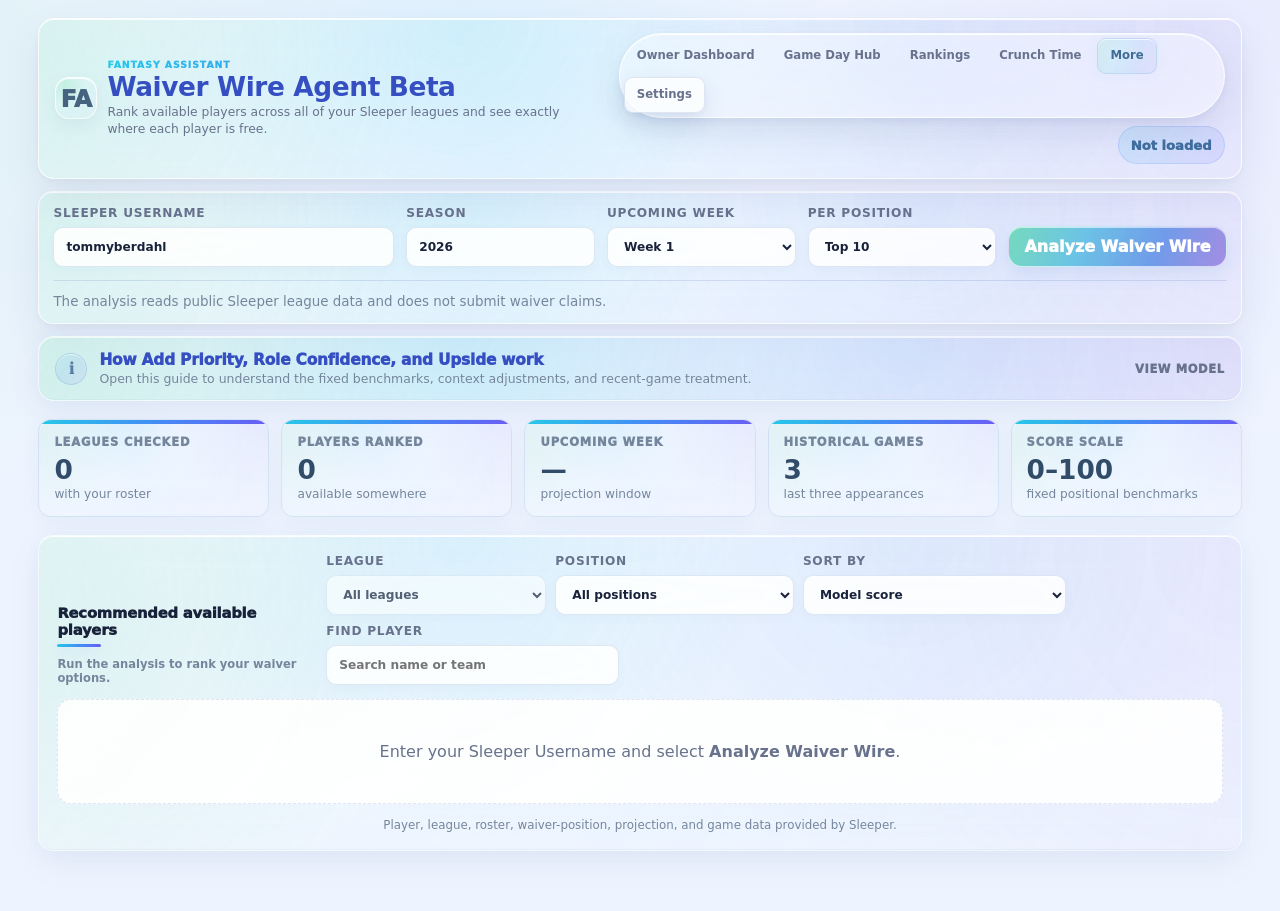
<file: waiver-wire-agent.html>
<!doctype html>
<html lang="en">
<head>
  <meta charset="utf-8" />
  <meta name="viewport" content="width=device-width,initial-scale=1" />
  <title>Fantasy Assistant · Waivers</title>
  
  <script>
    try {
      const savedTheme = localStorage.getItem("fantasyUiTheme") || localStorage.getItem("fantasyRankingsTheme");
      if (savedTheme === "dark" || savedTheme === "light") {
        document.documentElement.dataset.theme = savedTheme;
        localStorage.setItem("fantasyUiTheme", savedTheme);
      }
    } catch (_) {}
  </script>
<style>
    :root{
      --taupe:#2E2823;
      --mint:#DBFFD6;
      --ivory:#FFFFED;
      --sky:#84BAD7;
      --gold:#D8A94A;
      --panel-2:#39322B;
      --muted:rgba(219,255,214,.78);
      --line:rgba(132,186,215,.3);
      --taupe-90:rgba(46,40,35,.9);
      --panel-2-90:rgba(57,50,43,.9);
      --ivory-90:rgba(255,255,237,.9);
      --mint-90:rgba(219,255,214,.9);
      --sky-90:rgba(132,186,215,.9);
      --card-90:rgba(52,45,39,.9);
      --shadow:0 18px 45px rgba(46,40,35,.25);
    }
    *{box-sizing:border-box}
    body{
      margin:0;min-height:100vh;
      font-family:Inter,ui-sans-serif,system-ui,-apple-system,BlinkMacSystemFont,"Segoe UI",sans-serif;
      color:var(--taupe);background:var(--ivory-90)
    }
    button,input,select{font:inherit}
    button{cursor:pointer}
    .shell{width:min(1400px,96vw);margin:0 auto;padding:28px 0 60px}
    .topbar{
      display:flex;align-items:center;justify-content:space-between;gap:18px;
      margin-bottom:18px;padding:18px 20px;background:var(--taupe-90);
      border:1px solid rgba(132,186,215,.3);border-radius:18px;box-shadow:var(--shadow)
    }
    .brand{display:flex;align-items:center;gap:14px;min-width:0}
    .brand-mark{
      width:58px;height:58px;display:grid;place-items:center;flex:0 0 auto;
      border-radius:14px;background:var(--mint-90);color:var(--taupe);
      border:2px solid var(--sky);font-size:1.45rem;font-weight:1000
    }
    h1{margin:0;color:var(--mint);font-size:clamp(1.45rem,3vw,2.2rem);line-height:1.1}
    .subtitle{margin:6px 0 0;color:var(--muted);max-width:780px}
    .header-actions{display:flex;align-items:center;justify-content:flex-end;gap:10px;flex-wrap:wrap}
    .nav-button,.status-pill{
      min-height:38px;display:inline-flex;align-items:center;justify-content:center;
      padding:8px 12px;border-radius:999px;font-size:.82rem;font-weight:1000
    }
    .nav-button{
      text-decoration:none;background:var(--sky-90);color:var(--taupe);
      border:1px solid rgba(255,255,237,.48)
    }
    .status-pill{background:var(--panel-2-90);color:var(--mint);border:1px solid var(--line)}
    .status-pill.ready{border-color:var(--mint)}
    .status-pill.error{color:#E7A0A0;border-color:rgba(196,91,91,.65)}
    .panel{
      background:var(--taupe-90);color:var(--mint);border:1px solid rgba(132,186,215,.22);
      border-radius:18px;box-shadow:var(--shadow)
    }
    .controls{padding:18px;margin-bottom:18px}
    .control-grid{
      display:grid;grid-template-columns:minmax(190px,1.3fr) repeat(3,minmax(120px,.72fr)) auto;
      gap:12px;align-items:end
    }
    label{display:block;color:var(--muted);font-size:.76rem;font-weight:900;letter-spacing:.06em;text-transform:uppercase}
    input,select{
      width:100%;margin-top:7px;padding:11px 12px;border-radius:11px;
      border:1px solid rgba(127,208,143,.42);background:var(--ivory-90);color:var(--taupe);outline:none
    }
    input:focus,select:focus{border-color:var(--sky);box-shadow:0 0 0 3px rgba(132,186,215,.28)}
    .primary,.secondary{
      min-height:42px;padding:10px 15px;border-radius:11px;font-weight:1000
    }
    .primary{background:var(--mint-90);color:var(--taupe);border:1px solid rgba(46,40,35,.42);box-shadow:0 5px 14px rgba(0,0,0,.2)}
    .secondary{background:var(--panel-2-90);color:var(--mint);border:1px solid rgba(127,208,143,.38)}
    .primary:hover:not(:disabled),.nav-button:hover{filter:brightness(1.06);transform:translateY(-1px)}
    .primary:disabled,.secondary:disabled{opacity:.55;cursor:not-allowed}
    .toolbar{margin-top:13px;padding-top:13px;border-top:1px solid var(--line);color:var(--muted);font-size:.84rem}
    .model-card{
      margin-bottom:18px;background:var(--sky-90);overflow:hidden;
      border:2px solid var(--taupe);border-radius:18px;box-shadow:var(--shadow)
    }
    .model-card > summary{
      display:flex;align-items:center;justify-content:space-between;gap:14px;
      padding:14px 16px;cursor:pointer;list-style:none
    }
    .model-card > summary::-webkit-details-marker{display:none}
    .model-summary-copy{display:flex;align-items:center;gap:12px;min-width:0}
    .info-icon{
      width:32px;height:32px;display:grid;place-items:center;flex:0 0 auto;
      border-radius:50%;background:var(--taupe);color:var(--mint);border:2px solid var(--mint);
      font-family:Georgia,serif;font-size:1rem;font-weight:1000
    }
    .model-summary-title{font-size:.96rem;font-weight:1000}
    .model-summary-note{margin-top:2px;color:rgba(46,40,35,.72);font-size:.78rem}
    .model-toggle{flex:0 0 auto;font-size:.72rem;font-weight:1000;text-transform:uppercase;letter-spacing:.05em}
    .model-toggle::after{content:"View model"}
    .model-card[open] .model-toggle::after{content:"Hide model"}
    .model-body{display:grid;grid-template-columns:repeat(5,minmax(140px,1fr));gap:12px;padding:0 16px 16px}
    .weight-card{padding:12px;border-radius:12px;background:var(--ivory-90);border:1px solid rgba(46,40,35,.24)}
    .weight-value{font-size:1.35rem;font-weight:1000}
    .weight-label{margin-top:3px;font-size:.78rem;font-weight:900}
    .weight-note{margin-top:3px;color:rgba(46,40,35,.68);font-size:.72rem}
    .model-footnote{grid-column:1/-1;color:rgba(46,40,35,.72);font-size:.75rem;font-weight:750}
    .loading-line{display:none;height:4px;overflow:hidden;border-radius:999px;background:var(--taupe-90);margin-bottom:16px}
    .loading-line.show{display:block}
    .loading-line::after{content:"";display:block;width:35%;height:100%;background:var(--sky-90);animation:load 1.1s linear infinite}
    @keyframes load{from{transform:translateX(-110%)}to{transform:translateX(390%)}}
    .error-box{display:none;margin-bottom:18px;padding:13px 15px;border-radius:12px;color:#7c2024;background:rgba(255,255,255,.9);border:1px solid rgba(166,61,64,.32)}
    .error-box.show{display:block}
    .metric-grid{display:grid;grid-template-columns:repeat(5,1fr);gap:12px;margin-bottom:18px}
    .metric{padding:15px;background:var(--mint-90);border:2px solid var(--taupe);border-radius:16px;box-shadow:var(--shadow)}
    .metric-label{font-size:.72rem;font-weight:1000;letter-spacing:.07em;text-transform:uppercase}
    .metric-value{margin-top:5px;font-size:1.65rem;font-weight:1000}
    .metric-note{margin-top:2px;font-size:.76rem;color:rgba(46,40,35,.7)}
    .league-panel{display:none;padding:17px;margin-bottom:18px}
    .league-panel.show{display:block}
    .section-title{font-size:1.08rem;font-weight:1000}
    .section-note{margin-top:3px;color:var(--muted);font-size:.82rem}
    .league-grid{display:grid;grid-template-columns:repeat(3,minmax(0,1fr));gap:10px;margin-top:13px}
    .league-card{padding:12px;background:var(--ivory-90);color:var(--taupe);border:1px solid rgba(132,186,215,.5);border-radius:12px}
    .league-name{font-weight:1000;white-space:nowrap;overflow:hidden;text-overflow:ellipsis}
    .league-meta{display:flex;gap:6px;flex-wrap:wrap;margin-top:8px}
    .league-tag{padding:4px 7px;border-radius:999px;background:var(--sky-90);border:1px solid rgba(46,40,35,.22);font-size:.7rem;font-weight:900}
    .results-panel{padding:18px}
    .results-head{display:flex;align-items:flex-end;justify-content:space-between;gap:14px;margin-bottom:14px}
    .result-filters{display:flex;gap:9px;align-items:end;flex-wrap:wrap}
    .result-filters label{min-width:130px}
    .result-filters .league-filter{min-width:220px}
    .result-filters input{min-width:190px}
    .results{display:grid;gap:11px}
    .position-group{display:grid;gap:10px}
    .position-group + .position-group{margin-top:10px}
    .position-group-head{display:flex;align-items:center;justify-content:space-between;gap:12px;padding:10px 2px 7px;border-bottom:1px solid rgba(132,186,215,.3)}
    .position-group-title{color:var(--mint);font-size:1rem;font-weight:1000;letter-spacing:.08em}
    .position-group-count{color:var(--muted);font-size:.74rem;font-weight:900}
    .position-list{display:grid;gap:10px}
    .player-card{
      display:grid;grid-template-columns:42px 62px minmax(190px,1fr) 118px;
      gap:12px;align-items:center;padding:14px;background:var(--card-90);
      border:1px solid rgba(132,186,215,.55);border-radius:16px
    }
    .rank{grid-column:1;grid-row:1;font-size:1.05rem;font-weight:1000;color:var(--sky);text-align:center}
    .player-avatar{grid-column:2;grid-row:1;width:58px;height:58px;overflow:hidden;border-radius:50%;background:var(--panel-2-90);border:1px solid rgba(132,186,215,.55)}
    .player-avatar img{width:100%;height:100%;display:block;object-fit:cover;object-position:center top}
    .player-copy{grid-column:3;grid-row:1;min-width:0}
    .player-name{font-size:1rem;font-weight:1000;color:var(--mint);white-space:nowrap;overflow:hidden;text-overflow:ellipsis}
    .player-meta{margin-top:3px;color:var(--muted);font-size:.78rem}
    .player-flags{display:flex;gap:5px;flex-wrap:wrap;margin-top:6px}
    .player-flag{padding:3px 6px;border-radius:999px;font-size:.62rem;font-weight:1000;letter-spacing:.03em;text-transform:uppercase;border:1px solid rgba(132,186,215,.28)}
    .player-flag.good{background:var(--mint-90);color:var(--taupe)}
    .player-flag.risk{background:rgba(231,160,160,.92);color:#552126}
    .player-flag.context{background:var(--sky-90);color:var(--taupe)}
    .injury{color:#E7A0A0}
    .components{grid-column:3/-1;grid-row:2;display:grid;grid-template-columns:repeat(auto-fit,minmax(126px,1fr));gap:8px}
    .component{padding:10px;border-radius:11px;color:var(--taupe);border:1px solid rgba(46,40,35,.35);box-shadow:0 4px 10px rgba(0,0,0,.12)}
    .component.blue{background:var(--sky-90)}
    .component.green{background:var(--mint-90)}
    .component-head{display:flex;justify-content:space-between;gap:8px;font-size:.7rem;color:rgba(46,40,35,.75);font-weight:800}
    .component strong{color:var(--taupe);font-size:.74rem}
    .component-note{min-height:1.1em;margin-top:4px;color:rgba(46,40,35,.7);font-size:.64rem;font-weight:800}
    .bar{height:6px;margin-top:8px;overflow:hidden;border-radius:999px;background:rgba(46,40,35,.18)}
    .bar span{display:block;height:100%;background:var(--taupe);border-radius:inherit}
    .component-footer{margin-top:5px;color:rgba(46,40,35,.68);font-size:.6rem;font-weight:900;text-transform:uppercase;letter-spacing:.04em}
    .score{grid-column:4;grid-row:1;min-width:110px;padding:9px 8px;text-align:center;background:var(--mint-90);border:2px solid var(--sky);border-radius:12px}
    .score-value{font-size:1.8rem;font-weight:1000;color:var(--taupe)}
    .score-label{font-size:.64rem;color:rgba(46,40,35,.72);font-weight:1000;text-transform:uppercase;letter-spacing:.06em;white-space:nowrap}
    .score-secondary{display:grid;grid-template-columns:1fr 1fr;gap:4px;margin-top:7px;padding-top:6px;border-top:1px solid rgba(46,40,35,.2)}
    .score-secondary span{font-size:.56rem;color:rgba(46,40,35,.72);font-weight:900;text-transform:uppercase}
    .score-secondary strong{display:block;margin-top:1px;color:var(--taupe);font-size:.72rem}
    .score-adjustment{margin-top:3px;color:#8B3035;font-size:.66rem;font-weight:1000}
    .recent-games{grid-column:3/-1;grid-row:3;padding:9px;border:1px solid rgba(132,186,215,.42);border-radius:11px;background:rgba(46,40,35,.42)}
    .recent-games-head{display:flex;align-items:center;justify-content:space-between;gap:10px;margin-bottom:7px;color:var(--mint);font-size:.7rem;font-weight:1000;text-transform:uppercase;letter-spacing:.05em}
    .recent-games-note{color:var(--sky);font-size:.6rem}
    .recent-games-grid{display:grid;grid-template-columns:repeat(3,minmax(0,1fr));gap:7px}
    .recent-game{padding:9px;background:var(--ivory-90);color:var(--taupe);border-radius:9px;border:1px solid rgba(132,186,215,.28)}
    .recent-game.noisy{border-color:#B67937;box-shadow:inset 0 0 0 1px rgba(182,121,55,.22)}
    .recent-game-head{display:flex;align-items:center;justify-content:space-between;gap:8px;font-size:.68rem;font-weight:1000}
    .recent-game-context{margin-top:2px;color:rgba(46,40,35,.64);font-size:.58rem;font-weight:900;text-transform:uppercase;letter-spacing:.04em}
    .recent-stat-row{display:flex;gap:5px;flex-wrap:wrap;margin-top:7px}
    .recent-stat{padding:3px 6px;border-radius:999px;background:var(--sky-90);border:1px solid rgba(46,40,35,.16);font-size:.62rem;font-weight:900;white-space:nowrap}
    .recent-stat.green{background:var(--mint-90)}
    .availability{grid-column:3/-1;grid-row:4;margin-top:1px;border:1px solid rgba(132,186,215,.42);border-radius:11px;background:rgba(46,40,35,.42);overflow:hidden}
    .availability > summary{display:flex;align-items:center;justify-content:space-between;gap:10px;padding:8px 10px;cursor:pointer;list-style:none;color:var(--mint);font-size:.72rem;font-weight:1000}
    .availability > summary::-webkit-details-marker{display:none}
    .availability-toggle{color:var(--sky);font-size:.65rem;text-transform:uppercase;letter-spacing:.05em}
    .availability-toggle::after{content:"Show leagues"}
    .availability[open] .availability-toggle::after{content:"Hide leagues"}
    .availability-list{display:grid;grid-template-columns:repeat(auto-fit,minmax(320px,1fr));gap:6px;padding:0 8px 8px}
    .availability-row{display:grid;grid-template-columns:minmax(160px,1fr) auto auto;align-items:center;gap:8px;padding:8px 9px;background:var(--ivory-90);color:var(--taupe);border-radius:9px}
    .availability-league{min-width:0;font-size:.72rem;font-weight:1000;white-space:nowrap;overflow:hidden;text-overflow:ellipsis}
    .availability-meta{display:flex;gap:5px;align-items:center;flex-wrap:wrap;justify-content:flex-end}
    .availability-pill{padding:3px 6px;border-radius:999px;background:var(--sky-90);border:1px solid rgba(46,40,35,.2);font-size:.62rem;font-weight:900;white-space:nowrap}
    .taxi-badge{display:inline-flex;padding:3px 6px;border-radius:999px;background:var(--taupe);color:var(--mint);font-size:.6rem;font-weight:1000;letter-spacing:.03em;text-transform:uppercase;white-space:nowrap}
    .empty{text-align:center;padding:42px 20px;color:var(--muted);border:1px dashed rgba(132,186,215,.4);border-radius:14px}
    .footer-note{margin-top:14px;color:var(--muted);font-size:.74rem;text-align:center}
    @media(max-width:1100px){
      .control-grid{grid-template-columns:repeat(3,1fr)}
      .model-body{grid-template-columns:repeat(2,1fr)}
      .metric-grid{grid-template-columns:repeat(3,1fr)}
      .player-card{grid-template-columns:38px 58px minmax(180px,1fr) 100px}
    }
    @media(max-width:760px){
      .shell{width:min(94vw,680px);padding-top:18px}
      .topbar{flex-direction:column;align-items:flex-start;padding:16px}
      .header-actions{justify-content:flex-start}
      .control-grid,.model-body,.metric-grid,.league-grid{grid-template-columns:1fr 1fr}
      .results-head{align-items:flex-start;flex-direction:column}
      .player-card{grid-template-columns:34px 52px minmax(0,1fr) 76px}
      .components,.recent-games,.availability{grid-column:1/-1}
      .components{grid-row:2}
      .recent-games{grid-row:3}
      .availability{grid-row:4}
      .score{min-width:76px}
      .availability-row{grid-template-columns:1fr}
      .availability-meta{justify-content:flex-start}
    }
    @media(max-width:500px){
      .control-grid,.model-body,.metric-grid,.league-grid{grid-template-columns:1fr}
      .result-filters{width:100%}
      .result-filters label{width:100%}
      .player-card{grid-template-columns:30px 50px minmax(0,1fr)}
      .score{grid-column:3;grid-row:2;width:max-content;min-width:110px;justify-self:start}
      .components{grid-row:3}
      .recent-games{grid-row:4}
      .recent-games-grid{grid-template-columns:1fr}
      .availability{grid-row:5}
      .availability-list{grid-template-columns:1fr}
      .model-summary-note{display:none}
    }
  
    body{transition:background .2s ease,color .2s ease}
    html[data-theme="dark"] body{background:#211C18;color:var(--ivory)}
    html[data-theme="dark"] .topbar,html[data-theme="dark"] .panel,html[data-theme="dark"] .model-card{box-shadow:0 18px 45px rgba(0,0,0,.3)}
    .nav-button.gold{background:rgba(216,169,74,.92);color:var(--taupe);border-color:rgba(255,255,237,.45)}
    .theme-toggle{min-height:38px;display:inline-flex;align-items:center;justify-content:center;gap:6px;padding:8px 12px;border-radius:999px;background:var(--panel-2-90);color:var(--mint);border:1px solid rgba(216,169,74,.48);font-size:.82rem;font-weight:1000;cursor:pointer}
    .theme-toggle:hover{border-color:var(--gold);transform:translateY(-1px)}
    .theme-toggle:focus-visible{outline:3px solid var(--gold);outline-offset:2px}
    .theme-icon{font-size:.9rem}
    .model-toggle{color:#6A4C12}
    .info-icon{border-color:var(--gold);color:var(--gold)}

  </style>
  <link rel="stylesheet" href="./app-shell.css" />
</head>
<body>
  <main class="shell">
    <header class="topbar">
      <div class="brand">
        <div class="brand-mark">W</div>
        <div>
          <h1>Waiver Wire Agent Beta</h1>
          <p class="subtitle">Rank available players across all of your Sleeper leagues and see exactly where each player is free.</p>
        </div>
      </div>
      <div class="header-actions">
        <a class="nav-button" href="./index.html">Owner Dashboard</a>
        <a class="nav-button" href="./schedule-tool.html">Schedule Tool</a>
        <a class="nav-button gold" href="./team-rankings.html">Team Rankings</a>
        <button class="theme-toggle" id="themeToggle" type="button" aria-pressed="false"><span class="theme-icon" aria-hidden="true">☾</span><span id="themeToggleLabel">Dark background</span></button>
        <div class="status-pill" id="statusPill">Not loaded</div>
      </div>
    </header>

    <section class="panel controls">
      <div class="control-grid">
        <label>Sleeper Username<input id="username" value="tommyberdahl" autocomplete="off" /></label>
        <label>Season<input id="season" type="number" min="2018" max="2035" value="2026" /></label>
        <label>Upcoming week<select id="week"></select></label>
        <label>Per position
          <select id="resultLimit">
            <option value="5">Top 5</option>
            <option value="10" selected>Top 10</option>
            <option value="15">Top 15</option>
            <option value="25">Top 25</option>
          </select>
        </label>
        <button class="primary" id="analyzeBtn" type="button">Analyze Waiver Wire</button>
      </div>
      <div class="toolbar" id="loadNote">The analysis reads public Sleeper league data and does not submit waiver claims.</div>
    </section>

    <details class="model-card" aria-label="Scoring model">
      <summary>
        <div class="model-summary-copy">
          <span class="info-icon" aria-hidden="true">i</span>
          <div>
            <div class="model-summary-title">How Add Priority, Role Confidence, and Upside work</div>
            <div class="model-summary-note">Open this guide to understand the fixed benchmarks, context adjustments, and recent-game treatment.</div>
          </div>
        </div>
        <span class="model-toggle" aria-hidden="true"></span>
      </summary>
      <div class="model-body">
        <div class="weight-card"><div class="weight-value">30%</div><div class="weight-label">Upcoming projection</div><div class="weight-note">League-adjusted next-game points</div></div>
        <div class="weight-card"><div class="weight-value">30%</div><div class="weight-label">Opportunity</div><div class="weight-note">Targets, carries and red-zone work</div></div>
        <div class="weight-card"><div class="weight-value">20%</div><div class="weight-label">Role confidence</div><div class="weight-note">Depth chart, stability, continuity and sample</div></div>
        <div class="weight-card"><div class="weight-value">10%</div><div class="weight-label">Non-TD production</div><div class="weight-note">Recent points after removing touchdowns</div></div>
        <div class="weight-card"><div class="weight-value">10%</div><div class="weight-label">Team environment</div><div class="weight-note">Projected strength of the current offense</div></div>
        <div class="model-footnote">Add Priority uses fixed positional benchmarks, so it no longer changes merely because a different group of waiver players is available. Role Confidence measures whether the workload is likely to continue; Upside measures projection, latest opportunity, trend, and offensive environment. Players without a positive next-game projection are excluded. A QB listed behind an available starter is also excluded, even when Sleeper supplies a token backup projection; a replacement QB remains eligible when the starter is unavailable. The model uses the last three appearances from a six-week lookback, skips DNPs and byes, reduces Week 18 weight, and discounts old-team usage after a team change. Low-volume touchdowns, isolated long plays, and temporary role spikes remain reliability deductions. QB points use each league's passing-TD, interception, rushing, and fumble settings.</div>
      </div>
    </details>

    <div class="loading-line" id="loadingLine"></div>
    <div class="error-box" id="errorBox"></div>

    <section class="metric-grid">
      <div class="metric"><div class="metric-label">Leagues checked</div><div class="metric-value" id="leagueMetric">0</div><div class="metric-note">with your roster</div></div>
      <div class="metric"><div class="metric-label">Players ranked</div><div class="metric-value" id="playerMetric">0</div><div class="metric-note">available somewhere</div></div>
      <div class="metric"><div class="metric-label">Upcoming week</div><div class="metric-value" id="weekMetric">—</div><div class="metric-note">projection window</div></div>
      <div class="metric"><div class="metric-label">Historical games</div><div class="metric-value" id="previousMetric">3</div><div class="metric-note">last three appearances</div></div>
      <div class="metric"><div class="metric-label">Score scale</div><div class="metric-value">0–100</div><div class="metric-note">fixed positional benchmarks</div></div>
    </section>

    <section class="panel league-panel" id="leaguePanel">
      <div class="section-title">Your waiver position by league</div>
      <div class="section-note">Waiver positions appear on each player. Dynasty leagues also show their taxi rules.</div>
      <div class="league-grid" id="leagueGrid"></div>
    </section>

    <section class="panel results-panel">
      <div class="results-head">
        <div>
          <div class="section-title">Recommended available players</div>
          <div class="section-note" id="resultsNote">Run the analysis to rank your waiver options.</div>
        </div>
        <div class="result-filters">
          <label class="league-filter">League
            <select id="leagueFilter" disabled>
              <option value="all">All leagues</option>
            </select>
          </label>
          <label>Position
            <select id="positionFilter">
              <option value="all">All positions</option>
              <option value="QB">QB</option>
              <option value="RB">RB</option>
              <option value="WR">WR</option>
              <option value="TE">TE</option>
              <option value="FLEX">FLEX (RB/WR/TE)</option>
              <option value="K">K</option>
              <option value="DEF">DEF</option>
            </select>
          </label>
          <label>Sort by
            <select id="sortFilter">
              <option value="model" selected>Model score</option>
              <option value="previous">Previous game points</option>
              <option value="projection">Projected points</option>
            </select>
          </label>
          <label>Find player<input id="playerSearch" placeholder="Search name or team" /></label>
        </div>
      </div>
      <div class="results" id="results"><div class="empty">Enter your Sleeper Username and select <strong>Analyze Waiver Wire</strong>.</div></div>
      <div class="footer-note">Player, league, roster, waiver-position, projection, and game data provided by Sleeper.</div>
    </section>
  </main>

  <script>
    const SLEEPER_API = "https://api.sleeper.app/v1";
    const SLEEPER_DATA_API = "https://api.sleeper.com";
    const els = Object.fromEntries([...document.querySelectorAll("[id]")].map(el => [el.id, el]));
    const POSITION_ORDER = ["QB", "RB", "WR", "TE", "K", "DEF"];
    const FLEX_POSITIONS = new Set(["RB", "WR", "TE"]);
    const state = { candidates: [], leagues: [], projectionWeek: null, loadedSeason: null, historySamples: [] };
    const RECENT_GAME_WEIGHTS = [0.50, 0.30, 0.20];

    for (let week = 1; week <= 18; week += 1) {
      const option = document.createElement("option");
      option.value = String(week);
      option.textContent = `Week ${week}`;
      els.week.appendChild(option);
    }

    function escapeHtml(value) {
      return String(value ?? "")
        .replaceAll("&", "&amp;")
        .replaceAll("<", "&lt;")
        .replaceAll(">", "&gt;")
        .replaceAll('"', "&quot;")
        .replaceAll("'", "&#039;");
    }

    async function fetchJson(url, label) {
      const response = await fetch(url);
      if (!response.ok) throw new Error(`${label} failed (${response.status}).`);
      return response.json();
    }

    async function optionalArray(url, label, warnings) {
      try {
        const result = await fetchJson(url, label);
        return Array.isArray(result) ? result : [];
      } catch (error) {
        warnings.push(`${label} was unavailable`);
        return [];
      }
    }

    function setLoading(loading, message = "") {
      els.loadingLine.classList.toggle("show", loading);
      els.analyzeBtn.disabled = loading;
      els.statusPill.textContent = loading ? (message || "Analyzing…") : "Ready";
      els.statusPill.className = `status-pill ${loading ? "" : "ready"}`;
    }

    function showError(error) {
      els.errorBox.textContent = error instanceof Error ? error.message : String(error);
      els.errorBox.classList.add("show");
      els.statusPill.textContent = "Error";
      els.statusPill.className = "status-pill error";
    }

    function clearError() {
      els.errorBox.textContent = "";
      els.errorBox.classList.remove("show");
    }

    function findOwnedRoster(rosters, userId) {
      return (rosters || []).find(roster => {
        const coOwners = Array.isArray(roster.co_owners) ? roster.co_owners.map(String) : [];
        return String(roster.owner_id) === String(userId) || coOwners.includes(String(userId));
      });
    }

    function scoringKey(league) {
      const receptionPoints = Number(league.scoring_settings?.rec || 0);
      if (receptionPoints >= 0.75) return "pts_ppr";
      if (receptionPoints >= 0.25) return "pts_half_ppr";
      return "pts_std";
    }

    function average(values) {
      const valid = values.filter(Number.isFinite);
      return valid.length ? valid.reduce((sum, value) => sum + value, 0) / valid.length : 0;
    }

    function quarterbackPointsForLeague(record, league) {
      const stats = record?.stats || {};
      const settings = league.scoringSettings || {};
      const supportedPrefixes = ["pass_", "rush_", "rec_", "fum", "bonus_pass_", "bonus_rush_", "bonus_rec_"];
      let points = 0;
      let matched = false;
      for (const [key, scoringAmount] of Object.entries(settings)) {
        if (!supportedPrefixes.some(prefix => key.startsWith(prefix))) continue;
        const statAmount = Number(stats[key]);
        const pointValue = Number(scoringAmount);
        if (!Number.isFinite(statAmount) || !Number.isFinite(pointValue)) continue;
        points += statAmount * pointValue;
        matched = true;
      }
      return matched ? points : Number(stats.pts_ppr ?? stats.pts_half_ppr ?? stats.pts_std ?? 0);
    }

    function pointsForLeagues(record, leagues, position = "") {
      const stats = record?.stats || {};
      return average(leagues.map(league => {
        if (position === "QB") return quarterbackPointsForLeague(record, league);
        const preferred = Number(stats[league.scoringKey]);
        const fallback = Number(stats.pts_ppr ?? stats.pts_half_ppr ?? stats.pts_std ?? 0);
        return Number.isFinite(preferred) ? preferred : fallback;
      }));
    }

    function statNumber(stats, key) {
      const value = Number(stats?.[key]);
      return Number.isFinite(value) ? value : 0;
    }

    function clamp(value, minimum = 0, maximum = 1) {
      return Math.max(minimum, Math.min(maximum, value));
    }

    function scoringValue(league, key, fallback) {
      const value = Number(league.scoringSettings?.[key]);
      return Number.isFinite(value) ? value : fallback;
    }

    function playerAppeared(record) {
      const stats = record?.stats;
      if (!stats) return false;
      if (statNumber(stats, "gp") > 0) return true;
      return [
        "off_snp", "def_snp", "st_snp", "pass_att", "rush_att", "rec_tgt",
        "rec", "fgm", "fga", "xpm", "xpa"
      ].some(key => statNumber(stats, key) > 0);
    }

    function gameMetrics(record, league, sample = null, currentTeam = "", position = "", teamRecord = null) {
      const stats = record?.stats || {};
      const teamStats = teamRecord?.stats || {};
      const targets = statNumber(stats, "rec_tgt");
      const receptions = statNumber(stats, "rec");
      const rushAttempts = statNumber(stats, "rush_att");
      const passAttempts = statNumber(stats, "pass_att");
      const passCompletions = statNumber(stats, "pass_cmp");
      const passingYards = statNumber(stats, "pass_yd");
      const passingTouchdowns = statNumber(stats, "pass_td");
      const interceptions = statNumber(stats, "pass_int");
      const redZoneTargets = statNumber(stats, "rec_rz_tgt");
      const redZoneRushes = statNumber(stats, "rush_rz_att");
      const airYards = Math.max(0, statNumber(stats, "rec_air_yd"));
      const offensiveSnaps = statNumber(stats, "off_snp");
      const teamOffensiveSnaps = statNumber(stats, "tm_off_snp");
      const snapShare = teamOffensiveSnaps > 0 ? clamp(offensiveSnaps / teamOffensiveSnaps) : 0;
      const receivingYards = statNumber(stats, "rec_yd");
      const rushingYards = statNumber(stats, "rush_yd");
      const scrimmageYards = Math.max(0, receivingYards + rushingYards);
      const longestPlay = Math.max(0, statNumber(stats, "rec_lng"), statNumber(stats, "rush_lng"));
      const longPlayShare = scrimmageYards > 0 ? clamp(longestPlay / scrimmageYards) : 0;
      const receivingTouchdowns = statNumber(stats, "rec_td");
      const rushingTouchdowns = statNumber(stats, "rush_td");
      const touchdownPoints =
        receivingTouchdowns * scoringValue(league, "rec_td", 6) +
        rushingTouchdowns * scoringValue(league, "rush_td", 6);
      const totalPoints = pointsForLeagues(record, [league], position);
      const historicalTeam = String(record?.team || "").toUpperCase();
      const historicalOpponent = String(record?.opponent || "").toUpperCase();
      const normalizedCurrentTeam = String(currentTeam || "").toUpperCase();
      const sameTeam = !historicalTeam || !normalizedCurrentTeam || historicalTeam === normalizedCurrentTeam;
      const week = Number(sample?.week);
      const teamTargets = statNumber(teamStats, "rec_tgt") || statNumber(teamStats, "pass_att");
      const teamRushAttempts = statNumber(teamStats, "rush_att");
      const teamAirYards = Math.max(0, statNumber(teamStats, "rec_air_yd"));
      const teamRedZoneOpportunities = statNumber(teamStats, "rec_rz_tgt") + statNumber(teamStats, "rush_rz_att");

      return {
        played: playerAppeared(record),
        label: sample?.label || "—",
        week: Number.isFinite(week) ? week : null,
        season: Number(sample?.season) || null,
        historicalTeam,
        historicalOpponent,
        sameTeam,
        contextFactor: week === 18 ? 0.35 : 1,
        totalPoints,
        nonTdPoints: totalPoints - touchdownPoints,
        touchdownPoints,
        targets,
        receptions,
        rushAttempts,
        passAttempts,
        passCompletions,
        passingYards,
        passingTouchdowns,
        interceptions,
        receivingYards,
        rushingYards,
        receivingTouchdowns,
        rushingTouchdowns,
        touchdowns: receivingTouchdowns + rushingTouchdowns,
        redZoneTargets,
        redZoneRushes,
        redZoneOpportunities: redZoneTargets + redZoneRushes,
        targetShare: teamTargets > 0 ? clamp(targets / teamTargets) : null,
        rushShare: teamRushAttempts > 0 ? clamp(rushAttempts / teamRushAttempts) : null,
        airYardShare: teamAirYards > 0 ? clamp(airYards / teamAirYards) : null,
        redZoneShare: teamRedZoneOpportunities > 0
          ? clamp((redZoneTargets + redZoneRushes) / teamRedZoneOpportunities)
          : null,
        airYards,
        snapShare,
        opportunities: targets + rushAttempts,
        longPlayShare
      };
    }

    function averageGameMetrics(metrics) {
      const keys = [
        "totalPoints", "nonTdPoints", "touchdownPoints", "targets", "receptions", "rushAttempts",
        "passAttempts", "passCompletions", "passingYards", "passingTouchdowns", "interceptions",
        "receivingYards", "rushingYards", "receivingTouchdowns", "rushingTouchdowns", "touchdowns",
        "redZoneTargets", "redZoneRushes", "redZoneOpportunities",
        "targetShare", "rushShare", "airYardShare", "redZoneShare",
        "airYards", "snapShare", "opportunities", "longPlayShare"
      ];
      return {
        played: metrics.some(metric => metric.played),
        label: metrics.find(metric => metric.label && metric.label !== "—")?.label || "—",
        week: metrics.find(metric => Number.isFinite(metric.week))?.week ?? null,
        season: metrics.find(metric => Number.isFinite(metric.season))?.season ?? null,
        historicalTeam: metrics.find(metric => metric.historicalTeam)?.historicalTeam || "",
        historicalOpponent: metrics.find(metric => metric.historicalOpponent)?.historicalOpponent || "",
        sameTeam: metrics.every(metric => metric.sameTeam !== false),
        contextFactor: average(metrics.map(metric => metric.contextFactor)),
        ...Object.fromEntries(keys.map(key => [key, average(metrics.map(metric => metric[key]))]))
      };
    }

    function recentMetrics(candidate) {
      return [candidate.previousMetrics, candidate.twoAgoMetrics, candidate.threeAgoMetrics];
    }

    function weightedRecentValue(candidate, selector, weights = RECENT_GAME_WEIGHTS) {
      const entries = recentMetrics(candidate)
        .map((metrics, index) => ({ metrics, weight: weights[index] * (metrics.contextFactor || 1) }))
        .filter(entry => entry.metrics.played);
      const totalWeight = entries.reduce((sum, entry) => sum + entry.weight, 0);
      if (!totalWeight) return 0;
      return entries.reduce((sum, entry) => sum + selector(entry.metrics) * entry.weight, 0) / totalWeight;
    }

    function percentile(value, positiveValues) {
      if (!(value > 0) || !positiveValues.length) return 0;
      if (positiveValues.length === 1) return 100;
      let below = 0;
      let equal = 0;
      for (const item of positiveValues) {
        if (item < value) below += 1;
        else if (item === value) equal += 1;
      }
      const midpointRank = below + Math.max(0, equal - 1) / 2;
      return 100 * midpointRank / (positiveValues.length - 1);
    }

    function benchmarkScore(value, floor, ceiling) {
      if (!(ceiling > floor)) return 0;
      return clamp((Number(value || 0) - floor) / (ceiling - floor)) * 100;
    }

    function weightedComponentScore(components) {
      const available = components.filter(component => component.available !== false && Number.isFinite(component.score));
      const totalWeight = available.reduce((sum, component) => sum + component.weight, 0);
      if (!totalWeight) return 0;
      return available.reduce((sum, component) => sum + component.score * component.weight, 0) / totalWeight;
    }

    function projectionBenchmark(candidate) {
      const ranges = {
        QB: [8, 28], RB: [2, 20], WR: [2, 20], TE: [1, 15], K: [4, 12], DEF: [4, 12]
      };
      const [floor, ceiling] = ranges[candidate.position] || [2, 20];
      return benchmarkScore(candidate.projectionPoints, floor, ceiling);
    }

    function gameOpportunityScore(candidate, metrics) {
      if (!metrics?.played) return 0;
      if (candidate.position === "RB") {
        return weightedComponentScore([
          { score: benchmarkScore(metrics.rushShare > 0 ? metrics.rushShare : metrics.rushAttempts, 0, metrics.rushShare > 0 ? 0.65 : 20), weight: 0.45 },
          { score: benchmarkScore(metrics.targetShare > 0 ? metrics.targetShare : metrics.targets, 0, metrics.targetShare > 0 ? 0.22 : 7), weight: 0.35 },
          { score: benchmarkScore(metrics.redZoneShare > 0 ? metrics.redZoneShare : metrics.redZoneOpportunities, 0, metrics.redZoneShare > 0 ? 0.60 : 6), weight: 0.20 }
        ]);
      }
      if (candidate.position === "WR" || candidate.position === "TE") {
        const targetCeiling = candidate.position === "TE" ? 0.25 : 0.30;
        const rawTargetCeiling = candidate.position === "TE" ? 9 : 11;
        const airCeiling = candidate.position === "TE" ? 0.25 : 0.40;
        const rawAirCeiling = candidate.position === "TE" ? 90 : 140;
        return weightedComponentScore([
          { score: benchmarkScore(metrics.targetShare > 0 ? metrics.targetShare : metrics.targets, 0, metrics.targetShare > 0 ? targetCeiling : rawTargetCeiling), weight: 0.50 },
          { score: benchmarkScore(metrics.airYardShare > 0 ? metrics.airYardShare : metrics.airYards, 0, metrics.airYardShare > 0 ? airCeiling : rawAirCeiling), weight: 0.30 },
          { score: benchmarkScore(metrics.snapShare, 0.25, 0.85), weight: 0.20, available: metrics.snapShare > 0 }
        ]);
      }
      return benchmarkScore(metrics.totalPoints, 0, candidate.position === "QB" ? 30 : 15);
    }

    function decisionOpportunityGames(candidate) {
      const played = recentMetrics(candidate).filter(metrics => metrics.played);
      const nonWeek18 = played.filter(metrics => metrics.week !== 18);
      return nonWeek18.length >= 2 ? nonWeek18 : played;
    }

    function applyDecisionScores(candidate) {
      candidate.projectionScore = projectionBenchmark(candidate);
      const decisionGames = decisionOpportunityGames(candidate);
      const opportunityGames = decisionGames.map(metrics => gameOpportunityScore(candidate, metrics));
      const rawOpportunityScore = weightedRecentValue(candidate, metrics => gameOpportunityScore(candidate, metrics));
      candidate.opportunityScore = rawOpportunityScore * (1 - candidate.oldTeamShare * 0.45);

      const sampleScore = ({ 0: 0, 1: 35, 2: 70, 3: 100 })[Math.min(3, decisionGames.length)] || 0;
      const opportunityMean = average(opportunityGames);
      const opportunityDeviation = opportunityGames.length > 1
        ? Math.sqrt(average(opportunityGames.map(value => (value - opportunityMean) ** 2)))
        : opportunityMean;
      const consistencyScore = opportunityGames.length > 1
        ? clamp(1 - opportunityDeviation / Math.max(25, opportunityMean), 0, 1) * 100
        : 25;
      let depthScore = 60;
      if (candidate.position === "QB") {
        depthScore = candidate.starterUnavailable ? 95 : candidate.depthChartOrder === 1 ? 100 : candidate.depthChartOrder > 1 ? 0 : 55;
      } else if (candidate.isSkillPosition) {
        depthScore = candidate.starterUnavailable
          ? 95
          : candidate.depthChartOrder === 1
            ? 100
            : candidate.depthChartOrder === 2
              ? 72
              : candidate.depthChartOrder >= 3
                ? 38
                : 60;
      }
      const teamContinuityScore = (1 - candidate.oldTeamShare) * 100;
      const recencyScore = clamp(1 - candidate.recentMissedWeeks * 0.25, 0, 1) * 100;
      candidate.roleConfidence = clamp(
        consistencyScore * 0.30 + depthScore * 0.25 + sampleScore * 0.20 +
        teamContinuityScore * 0.15 + recencyScore * 0.10,
        0,
        100
      );

      const newestOpportunity = opportunityGames[0] || 0;
      const priorOpportunity = opportunityGames[1] ?? newestOpportunity;
      candidate.trendScore = clamp(50 + (newestOpportunity - priorOpportunity) * 1.25, 0, 100);
      candidate.environmentScore = clamp(candidate.teamEnvironmentScore || 0, 0, 100);
      candidate.nonTdScore = benchmarkScore(
        candidate.weightedNonTdPoints,
        0,
        candidate.position === "TE" ? 12 : candidate.position === "QB" ? 24 : 15
      ) * (1 - candidate.oldTeamShare * 0.35);
      candidate.upsideScore = clamp(
        candidate.projectionScore * 0.35 + newestOpportunity * 0.30 +
        candidate.trendScore * 0.20 + candidate.environmentScore * 0.15,
        0,
        100
      );

      if (candidate.isSkillPosition) {
        candidate.addPriority = candidate.projectionScore * 0.30 +
          candidate.opportunityScore * 0.30 + candidate.roleConfidence * 0.20 +
          candidate.nonTdScore * 0.10 + candidate.environmentScore * 0.10 -
          Math.min(16, candidate.penaltyTotal || 0);
      } else if (candidate.position === "QB") {
        const recentPointScore = benchmarkScore(weightedRecentValue(candidate, metrics => metrics.totalPoints), 0, 30);
        candidate.addPriority = candidate.projectionScore * 0.40 + recentPointScore * 0.20 +
          candidate.roleConfidence * 0.20 + candidate.upsideScore * 0.10 +
          candidate.environmentScore * 0.10;
      } else {
        const recentPointScore = benchmarkScore(weightedRecentValue(candidate, metrics => metrics.totalPoints), 0, 15);
        candidate.addPriority = candidate.projectionScore * 0.50 + recentPointScore * 0.30 +
          candidate.environmentScore * 0.20;
        candidate.roleConfidence = candidate.projectionPoints > 0 ? 80 : 0;
        candidate.upsideScore = candidate.projectionScore;
      }

      if (candidate.nonStartingQuarterback) candidate.addPriority = Math.min(candidate.addPriority, 20);
      candidate.score = clamp(candidate.addPriority, 0, 100);
      candidate.projectionPercentile = candidate.projectionScore;
      candidate.opportunityPercentile = candidate.opportunityScore;
      candidate.consistencyPercentile = candidate.roleConfidence;
      candidate.trendPercentile = candidate.trendScore;
      candidate.nonTdPercentile = candidate.nonTdScore;
      candidate.consistencyGameCount = decisionGames.length;
      candidate.strongOpportunityGames = opportunityGames.filter(score => score >= 60).length;

      const legacyOpportunityFlags = new Set(["High usage", "Established role", "Two-game breakout", "Rising opportunity"]);
      candidate.flags = candidate.flags.filter(flag => !legacyOpportunityFlags.has(flag.label));
      if (candidate.opportunityScore >= 80) candidate.flags.push({ label: "High usage", tone: "good" });
      if (candidate.roleConfidence >= 75 && decisionGames.length >= 3) candidate.flags.push({ label: "Established role", tone: "good" });
      if (candidate.trendScore >= 72 && decisionGames.length >= 2) candidate.flags.push({ label: "Role trending up", tone: "context" });
    }

    function scoreCandidates(candidates) {
      const metricKeys = [
        "totalPoints", "nonTdPoints", "targets", "rushAttempts", "passAttempts",
        "redZoneTargets", "redZoneOpportunities", "airYards", "snapShare"
      ];
      const distributions = {};
      for (const position of POSITION_ORDER) {
        const peers = candidates.filter(candidate => candidate.position === position);
        distributions[position] = {
          projectionPoints: peers.map(candidate => candidate.projectionPoints).filter(value => value > 0).sort((a, b) => a - b),
          previous: Object.fromEntries(metricKeys.map(key => [
            key,
            peers.map(candidate => candidate.previousMetrics[key]).filter(value => value > 0).sort((a, b) => a - b)
          ])),
          twoAgo: Object.fromEntries(metricKeys.map(key => [
            key,
            peers.map(candidate => candidate.twoAgoMetrics[key]).filter(value => value > 0).sort((a, b) => a - b)
          ])),
          threeAgo: Object.fromEntries(metricKeys.map(key => [
            key,
            peers.map(candidate => candidate.threeAgoMetrics[key]).filter(value => value > 0).sort((a, b) => a - b)
          ]))
        };
      }

      function opportunityPercentile(candidate, period) {
        const metrics = period === "previous"
          ? candidate.previousMetrics
          : period === "twoAgo"
            ? candidate.twoAgoMetrics
            : candidate.threeAgoMetrics;
        const positionDistributions = distributions[candidate.position][period];
        const rank = key => percentile(metrics[key], positionDistributions[key]);
        if (candidate.position === "RB") {
          return rank("rushAttempts") * 0.40 + rank("targets") * 0.40 +
            rank("redZoneOpportunities") * 0.20;
        }
        return rank("targets") * 0.45 + rank("snapShare") * 0.25 +
          rank("airYards") * 0.20 + rank("redZoneTargets") * 0.10;
      }

      for (const candidate of candidates) {
        const positionDistributions = distributions[candidate.position];
        candidate.projectionPercentile = percentile(candidate.projectionPoints, positionDistributions.projectionPoints);
        candidate.previousPercentile = percentile(candidate.previousMetrics.totalPoints, positionDistributions.previous.totalPoints);
        candidate.twoAgoPercentile = percentile(candidate.twoAgoMetrics.totalPoints, positionDistributions.twoAgo.totalPoints);
        candidate.threeAgoPercentile = percentile(candidate.threeAgoMetrics.totalPoints, positionDistributions.threeAgo.totalPoints);
        candidate.isSkillPosition = FLEX_POSITIONS.has(candidate.position);
        candidate.flags = [];
        candidate.historicalGameCount = recentMetrics(candidate).filter(metrics => metrics.played).length;
        candidate.oldTeamShare = weightedRecentValue(candidate, metrics => metrics.sameTeam ? 0 : 1);
        candidate.hasWeek18Sample = recentMetrics(candidate).some(metrics => metrics.played && metrics.week === 18);

        if (!candidate.isSkillPosition) {
          const historicalPercentile = weightedRecentValue(
            candidate,
            metrics => metrics === candidate.previousMetrics
              ? candidate.previousPercentile
              : metrics === candidate.twoAgoMetrics
                ? candidate.twoAgoPercentile
                : candidate.threeAgoPercentile,
            [0.30, 0.20, 0.10]
          );
          const projectionWeight = 0.40 + candidate.oldTeamShare * 0.30;
          const historicalWeight = 0.60 - candidate.oldTeamShare * 0.40;
          if (candidate.projectionPoints > 0 && candidate.historicalGameCount > 0) {
            candidate.score = candidate.projectionPercentile * projectionWeight +
              historicalPercentile * historicalWeight;
          } else {
            const availableWeight = (candidate.projectionPoints > 0 ? projectionWeight : 0) +
              (candidate.historicalGameCount > 0 ? historicalWeight : 0);
            candidate.score = availableWeight > 0
              ? (candidate.projectionPercentile * (candidate.projectionPoints > 0 ? projectionWeight : 0) +
                historicalPercentile * (candidate.historicalGameCount > 0 ? historicalWeight : 0)) / availableWeight
              : 0;
          }
          candidate.nonStartingQuarterback = candidate.position === "QB" &&
            candidate.depthChartOrder > 1 && !candidate.starterUnavailable;
          if (candidate.nonStartingQuarterback) {
            candidate.score = Math.min(candidate.score, 35);
            candidate.flags.push({ label: "Backup QB", tone: "risk" });
          } else if (candidate.position === "QB" && candidate.depthChartOrder > 1 && candidate.starterUnavailable) {
            candidate.flags.push({ label: "Starter out · QB role", tone: "context" });
          }
          if (candidate.oldTeamShare > 0) candidate.flags.push({ label: "New team · old role discounted", tone: "context" });
          if (candidate.recentMissedWeeks > 0 && candidate.historicalGameCount > 0) candidate.flags.push({ label: "DNP/bye excluded", tone: "context" });
          applyDecisionScores(candidate);
          continue;
        }

        candidate.previousOpportunityPercentile = opportunityPercentile(candidate, "previous");
        candidate.twoAgoOpportunityPercentile = opportunityPercentile(candidate, "twoAgo");
        candidate.threeAgoOpportunityPercentile = opportunityPercentile(candidate, "threeAgo");
        const preWeek18Opportunity = [
          candidate.twoAgoMetrics.played ? candidate.twoAgoOpportunityPercentile : null,
          candidate.threeAgoMetrics.played ? candidate.threeAgoOpportunityPercentile : null
        ].filter(Number.isFinite);
        candidate.week18RoleVolatility = candidate.previousMetrics.week === 18 && preWeek18Opportunity.length > 0 &&
          Math.abs(candidate.previousOpportunityPercentile - average(preWeek18Opportunity)) >= 25;
        const opportunityEntries = [
          candidate.previousOpportunityPercentile,
          candidate.twoAgoOpportunityPercentile,
          candidate.threeAgoOpportunityPercentile
        ].map((value, index) => ({ value, metrics: recentMetrics(candidate)[index] }))
          .filter(entry => entry.metrics.played);
        const nonWeek18Entries = opportunityEntries.filter(entry => entry.metrics.week !== 18);
        const decisionEntries = nonWeek18Entries.length >= 2 ? nonWeek18Entries : opportunityEntries;
        const opportunityByGame = decisionEntries.map(entry => entry.value);
        candidate.decisionOpportunityPercentiles = opportunityByGame;
        candidate.consistencyGameCount = opportunityByGame.length;
        candidate.decisionMetrics = decisionEntries.map(entry => entry.metrics);
        candidate.opportunityPercentile = weightedRecentValue(candidate, metrics =>
          metrics === candidate.previousMetrics
            ? candidate.previousOpportunityPercentile
            : metrics === candidate.twoAgoMetrics
              ? candidate.twoAgoOpportunityPercentile
              : candidate.threeAgoOpportunityPercentile
        );
        if (opportunityByGame.length >= 3) {
          const twoGameFloor = Math.min(opportunityByGame[0], opportunityByGame[1]);
          const threeGameFloor = Math.min(...opportunityByGame.slice(0, 3));
          candidate.consistencyRaw = twoGameFloor * 0.60 + threeGameFloor * 0.40;
          candidate.trendRaw = Math.max(0,
            (opportunityByGame[0] - opportunityByGame[1]) * 0.60 +
            (opportunityByGame[1] - opportunityByGame[2]) * 0.40
          );
        } else if (opportunityByGame.length === 2) {
          candidate.consistencyRaw = Math.min(...opportunityByGame) * 0.75;
          candidate.trendRaw = Math.max(0, opportunityByGame[0] - opportunityByGame[1]) * 0.75;
        } else {
          candidate.consistencyRaw = 0;
          candidate.trendRaw = 0;
        }
        const previousNonTdPercentile = percentile(
          candidate.previousMetrics.nonTdPoints,
          positionDistributions.previous.nonTdPoints
        );
        const twoAgoNonTdPercentile = percentile(
          candidate.twoAgoMetrics.nonTdPoints,
          positionDistributions.twoAgo.nonTdPoints
        );
        const threeAgoNonTdPercentile = percentile(
          candidate.threeAgoMetrics.nonTdPoints,
          positionDistributions.threeAgo.nonTdPoints
        );
        candidate.nonTdPercentile = weightedRecentValue(candidate, metrics =>
          metrics === candidate.previousMetrics
            ? previousNonTdPercentile
            : metrics === candidate.twoAgoMetrics
              ? twoAgoNonTdPercentile
              : threeAgoNonTdPercentile
        );
        candidate.weightedOpportunities = weightedRecentValue(candidate, metrics => metrics.opportunities);
        candidate.weightedTargets = weightedRecentValue(candidate, metrics => metrics.targets);
        candidate.weightedNonTdPoints = weightedRecentValue(candidate, metrics => metrics.nonTdPoints);
        candidate.weightedSnapShare = weightedRecentValue(candidate, metrics => metrics.snapShare);
        candidate.weightedLongPlayShare = weightedRecentValue(candidate, metrics => metrics.longPlayShare);
        const weightedTotalPoints = weightedRecentValue(candidate, metrics => metrics.totalPoints);
        const weightedTouchdownPoints = weightedRecentValue(candidate, metrics => metrics.touchdownPoints);
        candidate.touchdownDependency = weightedTouchdownPoints / Math.max(1, weightedTotalPoints);
        candidate.strongOpportunityGames = opportunityByGame.filter(value => value >= 60).length;
      }

      const consistencyDistributions = {};
      const trendDistributions = {};
      for (const position of POSITION_ORDER) {
        const skillPeers = candidates.filter(candidate => candidate.position === position && candidate.isSkillPosition);
        consistencyDistributions[position] = skillPeers
          .map(candidate => candidate.consistencyRaw).filter(value => value > 0).sort((a, b) => a - b);
        trendDistributions[position] = skillPeers
          .map(candidate => candidate.trendRaw).filter(value => value > 0).sort((a, b) => a - b);
      }

      for (const candidate of candidates) {
        if (!candidate.isSkillPosition) continue;
        const opportunityByGame = candidate.decisionOpportunityPercentiles || [];
        candidate.consistencyPercentile = percentile(candidate.consistencyRaw, consistencyDistributions[candidate.position]);
        candidate.trendPercentile = percentile(candidate.trendRaw, trendDistributions[candidate.position]);
        const teamContext = candidate.oldTeamShare;
        candidate.baseScore = candidate.projectionPercentile * (0.25 + teamContext * 0.20) +
          candidate.opportunityPercentile * (0.30 - teamContext * 0.10) +
          candidate.consistencyPercentile * (0.20 - teamContext * 0.10) +
          candidate.trendPercentile * (0.10 - teamContext * 0.05) +
          candidate.nonTdPercentile * (0.15 - teamContext * 0.05);

        const lowVolumeFactor = clamp((8 - candidate.weightedOpportunities) / 8);
        candidate.touchdownPenalty = Math.min(12,
          clamp((candidate.touchdownDependency - 0.25) * 22, 0, 8) * (0.5 + lowVolumeFactor * 0.5) +
          (candidate.weightedOpportunities <= 3 && candidate.touchdownDependency > 0.3 ? 2 : 0)
        );
        candidate.bigPlayPenalty = clamp((candidate.weightedLongPlayShare - 0.5) * 16, 0, 8) *
          (0.35 + lowVolumeFactor * 0.65);
        const priorOpportunityGames = [
          candidate.twoAgoMetrics.played ? candidate.twoAgoOpportunityPercentile : null,
          candidate.threeAgoMetrics.played ? candidate.threeAgoOpportunityPercentile : null
        ].filter(Number.isFinite);
        candidate.roleSpike = priorOpportunityGames.length > 0 &&
          candidate.previousOpportunityPercentile - Math.max(...priorOpportunityGames) >= 35;
        candidate.temporaryRolePenalty = candidate.roleSpike && candidate.depthChartOrder > 1 && !candidate.starterUnavailable ? 8 : 0;
        candidate.penaltyTotal = candidate.touchdownPenalty + candidate.bigPlayPenalty + candidate.temporaryRolePenalty;
        candidate.score = clamp(candidate.baseScore - candidate.penaltyTotal, 0, 100);

        if (candidate.opportunityPercentile >= 80) candidate.flags.push({ label: "High usage", tone: "good" });
        if (candidate.consistencyGameCount >= 3 && candidate.strongOpportunityGames === 3) candidate.flags.push({ label: "Established role", tone: "good" });
        if (candidate.strongOpportunityGames === 2 &&
            (candidate.consistencyGameCount === 2 || candidate.threeAgoOpportunityPercentile < 45)) {
          candidate.flags.push({ label: "Two-game breakout", tone: "context" });
        }
        if (opportunityByGame.length >= 3 &&
            opportunityByGame[0] > opportunityByGame[1] &&
            opportunityByGame[1] > opportunityByGame[2] &&
            candidate.trendPercentile >= 60) {
          candidate.flags.push({ label: "Rising opportunity", tone: "good" });
        }
        if (candidate.oldTeamShare > 0) candidate.flags.push({ label: "New team · old role discounted", tone: "context" });
        if (candidate.week18RoleVolatility) candidate.flags.push({ label: "Week 18 role volatility", tone: "context" });
        if (candidate.recentMissedWeeks > 0 && candidate.historicalGameCount > 0) candidate.flags.push({ label: "DNP/bye excluded", tone: "context" });
        if (candidate.historicalGameCount < 3) {
          candidate.flags.push({ label: `${candidate.historicalGameCount}-game sample`, tone: candidate.historicalGameCount < 2 ? "risk" : "context" });
        }
        if (candidate.touchdownPenalty >= 3) candidate.flags.push({ label: "TD dependent", tone: "risk" });
        if (candidate.bigPlayPenalty >= 3) candidate.flags.push({ label: "Big-play dependent", tone: "risk" });
        if (candidate.temporaryRolePenalty > 0) candidate.flags.push({ label: "Temporary role risk", tone: "risk" });
        if (candidate.roleSpike && candidate.starterUnavailable) candidate.flags.push({ label: "Starter out · role up", tone: "context" });
        if (candidate.position === "RB" && candidate.weightedSnapShare < 0.4 && candidate.weightedTargets >= 4) {
          candidate.flags.push({ label: "Receiving specialist", tone: "context" });
        }
        if (candidate.position === "WR" && candidate.depthChartOrder === 2 && candidate.decisionMetrics.length >= 3 &&
            candidate.decisionMetrics[0].targets >= candidate.decisionMetrics[1].targets &&
            candidate.decisionMetrics[1].targets >= candidate.decisionMetrics[2].targets &&
            candidate.decisionMetrics[0].targets >= 5) {
          candidate.flags.push({ label: "Rising WR2", tone: "context" });
        }
        applyDecisionScores(candidate);
      }

      candidates.sort((a, b) =>
        b.score - a.score ||
        b.projectionPoints - a.projectionPoints ||
        b.previousMetrics.totalPoints - a.previousMetrics.totalPoints ||
        b.twoAgoMetrics.totalPoints - a.twoAgoMetrics.totalPoints ||
        b.threeAgoMetrics.totalPoints - a.threeAgoMetrics.totalPoints ||
        a.name.localeCompare(b.name)
      );
    }

    function playerName(player, fallbackId) {
      return player?.full_name || [player?.first_name, player?.last_name].filter(Boolean).join(" ") || fallbackId;
    }

    function playerExperience(player) {
      const yearsExp = player.yearsExp === null || player.yearsExp === undefined || player.yearsExp === ""
        ? Number.NaN
        : Number(player.yearsExp);
      const rookieYear = player.rookieYear === null || player.rookieYear === undefined || player.rookieYear === ""
        ? Number.NaN
        : Number(player.rookieYear);
      if (Number.isFinite(yearsExp) && yearsExp >= 0) return yearsExp;
      if (Number.isFinite(rookieYear) && Number.isFinite(state.loadedSeason)) {
        return Math.max(0, state.loadedSeason - rookieYear);
      }
      return Number.NaN;
    }

    function taxiEligibility(player, league) {
      if (!league.isDynasty || league.taxiSlots < 1) return { eligible: false, reason: "No taxi squad" };
      if (league.taxiDeadline > 0 && state.projectionWeek > league.taxiDeadline) {
        return { eligible: false, reason: `Taxi locked after Week ${league.taxiDeadline}` };
      }
      const experience = playerExperience(player);
      const isRookie = experience === 0 || Number(player.rookieYear) === state.loadedSeason;
      if (!league.taxiAllowVets) {
        return { eligible: isRookie, reason: isRookie ? "Rookie eligible" : "Rookies only" };
      }
      if (!Number.isFinite(experience)) return { eligible: false, reason: "Experience unavailable" };
      if (league.taxiYears > 0 && experience > league.taxiYears) {
        return { eligible: false, reason: `Maximum ${league.taxiYears} years experience` };
      }
      return { eligible: true, reason: league.taxiYears > 0 ? `Eligible through ${league.taxiYears} years experience` : "No experience limit" };
    }

    function taxiRuleLabel(league) {
      if (!league.isDynasty || league.taxiSlots < 1) return "";
      const experienceRule = league.taxiAllowVets
        ? (league.taxiYears > 0 ? `≤${league.taxiYears} yrs exp` : "No experience max")
        : "Rookies only";
      const deadlineRule = league.taxiDeadline > 0 ? `Locks W${league.taxiDeadline}` : "No deadline";
      return `Taxi ${league.taxiSlots} · ${experienceRule} · ${deadlineRule}`;
    }

    function availabilityRowMarkup(player, league) {
      const taxi = taxiEligibility(player, league);
      return `
        <div class="availability-row">
          <div class="availability-league">${escapeHtml(league.name)}</div>
          <div class="availability-meta">
            <span class="availability-pill">${Number.isFinite(league.waiverPosition) && league.waiverPosition > 0 ? `Waiver #${league.waiverPosition}` : "Waiver order —"}</span>
            ${Number.isFinite(league.faabRemaining) ? `<span class="availability-pill">FAAB $${league.faabRemaining}</span>` : ""}
            ${player.position === "QB" ? `<span class="availability-pill">Pass TD ${scoringValue(league, "pass_td", 4)} pts</span>` : ""}
          </div>
          ${taxi.eligible ? `<span class="taxi-badge" title="${escapeHtml(taxi.reason)}">Taxi eligible</span>` : ""}
        </div>
      `;
    }

    function renderLeagueFilter() {
      const selected = els.leagueFilter.value;
      els.leagueFilter.innerHTML = `
        <option value="all">All leagues</option>
        ${state.leagues.map(league => `<option value="${escapeHtml(league.leagueId)}">${escapeHtml(league.name)}</option>`).join("")}
      `;
      const stillExists = selected === "all" || state.leagues.some(league => league.leagueId === selected);
      els.leagueFilter.value = stillExists ? selected : "all";
      els.leagueFilter.disabled = false;
    }

    function rankedCandidatesForLeagueFilter() {
      const selectedLeagueId = els.leagueFilter.value;
      const candidates = state.candidates.flatMap(candidate => {
        const availableLeagues = selectedLeagueId === "all"
          ? candidate.availableLeagues
          : candidate.availableLeagues.filter(league => league.leagueId === selectedLeagueId);
        if (!availableLeagues.length) return [];

        const signals = availableLeagues
          .map(league => candidate.signalsByLeague[league.leagueId])
          .filter(Boolean);
        const projectionPoints = average(signals.map(signal => signal.projectionPoints));
        if (!(projectionPoints > 0)) return [];
        return [{
          ...candidate,
          availableLeagues,
          projectionPoints,
          previousMetrics: averageGameMetrics(signals.map(signal => signal.previousMetrics)),
          twoAgoMetrics: averageGameMetrics(signals.map(signal => signal.twoAgoMetrics)),
          threeAgoMetrics: averageGameMetrics(signals.map(signal => signal.threeAgoMetrics))
        }];
      });
      scoreCandidates(candidates);
      return candidates;
    }

    function priorGameSample(season, upcomingWeek, gamesBack) {
      let sampleSeason = season;
      let sampleWeek = upcomingWeek - gamesBack;
      while (sampleWeek < 1) {
        sampleSeason -= 1;
        sampleWeek += 18;
      }
      return {
        season: sampleSeason,
        week: sampleWeek,
        label: `W${sampleWeek} ${sampleSeason}`
      };
    }

    function renderLeagues() {
      els.leaguePanel.classList.toggle("show", state.leagues.length > 0);
      els.leagueGrid.innerHTML = state.leagues.map(league => `
        <div class="league-card">
          <div class="league-name">${escapeHtml(league.name)}</div>
          <div class="league-meta">
            <span class="league-tag">${Number.isFinite(league.waiverPosition) && league.waiverPosition > 0 ? `Waiver #${league.waiverPosition}` : "Waiver order unavailable"}</span>
            ${Number.isFinite(league.faabRemaining) ? `<span class="league-tag">FAAB $${league.faabRemaining}</span>` : ""}
            <span class="league-tag">${escapeHtml(league.scoringLabel)}</span>
            <span class="league-tag">QB pass TD ${scoringValue(league, "pass_td", 4)} pts</span>
            ${league.isDynasty ? `<span class="league-tag">Dynasty</span>` : ""}
            ${league.isDynasty && league.taxiSlots > 0 ? `<span class="league-tag">${escapeHtml(taxiRuleLabel(league))}</span>` : ""}
          </div>
        </div>
      `).join("");
    }

    function playerAvatar(player) {
      return `
        <div class="player-avatar" aria-hidden="true">
          <img src="https://sleepercdn.com/content/nfl/players/thumb/${encodeURIComponent(player.playerId)}.jpg" alt="" loading="lazy" decoding="async" onerror="this.remove()" />
        </div>
      `;
    }

    function ordinalPercentile(value) {
      const rounded = Math.max(0, Math.min(100, Math.round(value || 0)));
      const mod100 = rounded % 100;
      const suffix = mod100 >= 11 && mod100 <= 13
        ? "th"
        : ({ 1: "st", 2: "nd", 3: "rd" }[rounded % 10] || "th");
      return `${rounded}${suffix} percentile`;
    }

    function componentMarkup(label, raw, percentileValue, tone = "blue", note = "") {
      return `
        <div class="component ${tone}">
          <div class="component-head"><span>${escapeHtml(label)}</span><strong>${escapeHtml(raw)}</strong></div>
          <div class="component-note">${escapeHtml(note)}</div>
          <div class="bar"><span style="width:${Math.max(0, Math.min(100, percentileValue)).toFixed(1)}%"></span></div>
          <div class="component-footer">${Math.round(Math.max(0, Math.min(100, percentileValue || 0)))} / 100 component score</div>
        </div>
      `;
    }

    function recentGameMarkup(player, metrics) {
      const context = [
        metrics.historicalTeam ? `${metrics.historicalTeam}${metrics.historicalOpponent ? ` vs ${metrics.historicalOpponent}` : ""}` : "",
        metrics.sameTeam ? "" : "Old team sample",
        metrics.week === 18 ? "Week 18 discounted" : ""
      ].filter(Boolean).join(" · ");
      let stats = [];
      if (player.position === "QB") {
        stats = [
          `${metrics.passCompletions.toFixed(0)}/${metrics.passAttempts.toFixed(0)} cmp/att`,
          `${metrics.passingYards.toFixed(0)} pass yd`,
          `${metrics.passingTouchdowns.toFixed(0)} TD · ${metrics.interceptions.toFixed(0)} INT`,
          `${metrics.rushAttempts.toFixed(0)} car · ${metrics.rushingYards.toFixed(0)} yd`
        ];
      } else if (player.position === "RB") {
        stats = [
          `${metrics.rushAttempts.toFixed(0)} car · ${metrics.rushingYards.toFixed(0)} yd`,
          `${metrics.receptions.toFixed(0)}/${metrics.targets.toFixed(0)} rec/tgt`,
          `${metrics.receivingYards.toFixed(0)} rec yd`,
          `${metrics.touchdowns.toFixed(0)} TD`,
          `${(metrics.snapShare * 100).toFixed(0)}% snaps`
        ];
      } else {
        stats = [
          `${metrics.receptions.toFixed(0)}/${metrics.targets.toFixed(0)} rec/tgt`,
          `${metrics.receivingYards.toFixed(0)} rec yd`,
          `${metrics.touchdowns.toFixed(0)} TD`,
          `${(metrics.snapShare * 100).toFixed(0)}% snaps`
        ];
      }
      return `
        <div class="recent-game ${metrics.week === 18 || !metrics.sameTeam ? "noisy" : ""}">
          <div class="recent-game-head"><span>${escapeHtml(metrics.label)}</span><strong>${metrics.totalPoints.toFixed(1)} pts</strong></div>
          <div class="recent-game-context">${escapeHtml(context || "Current-team sample")}</div>
          <div class="recent-stat-row">
            ${stats.map((stat, index) => `<span class="recent-stat ${index % 2 ? "green" : ""}">${escapeHtml(stat)}</span>`).join("")}
          </div>
        </div>
      `;
    }

    function playerCardMarkup(player, rank) {
      const playedGamesOldestFirst = player.isSkillPosition && player.decisionMetrics?.length
        ? [...player.decisionMetrics].reverse()
        : [player.threeAgoMetrics, player.twoAgoMetrics, player.previousMetrics].filter(metrics => metrics.played);
      const trendLabel = !player.isSkillPosition
        ? ""
        : playedGamesOldestFirst.length
          ? `${playedGamesOldestFirst.map(metrics =>
              (player.position === "RB" ? metrics.opportunities : metrics.targets).toFixed(0)
            ).join("→")} ${player.position === "RB" ? "opp" : "tgt"}`
          : "No recent sample";
      const components = player.isSkillPosition
        ? `
            ${componentMarkup(`Projection · 30%`, `${player.projectionPoints.toFixed(1)} pts`, player.projectionScore, "blue", "League-adjusted next game")}
            ${componentMarkup("Opportunity · 30%", player.position === "RB" ? `${player.weightedOpportunities.toFixed(1)} opp/game` : `${player.weightedTargets.toFixed(1)} targets/game`, player.opportunityScore, "green", player.position === "RB" ? `${player.weightedTargets.toFixed(1)} targets/game · team shares used` : "Target, air-yard and snap shares")}
            ${componentMarkup("Role confidence · 20%", `${player.roleConfidence.toFixed(0)} / 100`, player.roleConfidence, "blue", `${player.consistencyGameCount} relevant-game sample`)}
            ${componentMarkup("Non-TD · 10%", `${player.weightedNonTdPoints.toFixed(1)} pts/game`, player.nonTdScore, "green", "Touchdown points removed")}
            ${componentMarkup("Team environment · 10%", `${player.environmentScore.toFixed(0)} / 100`, player.environmentScore, "blue", "Projected offense strength")}
          `
        : `
            ${componentMarkup(`Projected W${state.projectionWeek}`, `${player.projectionPoints.toFixed(1)} pts`, player.projectionPercentile, "blue", player.position === "QB" ? "Uses this league's passing-TD rules" : "League-adjusted projection")}
            ${[
              [player.previousMetrics, player.previousPercentile],
              [player.twoAgoMetrics, player.twoAgoPercentile],
              [player.threeAgoMetrics, player.threeAgoPercentile]
            ].filter(([metrics]) => metrics.played).map(([metrics, percentileValue], index) =>
              componentMarkup(metrics.label, `${metrics.totalPoints.toFixed(1)} pts`, percentileValue, index % 2 === 0 ? "green" : "blue", metrics.week === 18 ? "Reduced Week 18 model weight" : "Recent game points")
            ).join("")}
          `;
      const recentGameCards = [player.previousMetrics, player.twoAgoMetrics, player.threeAgoMetrics]
        .filter(metrics => metrics.played);
      const recentGames = ["QB", "RB", "WR", "TE"].includes(player.position) && recentGameCards.length
        ? `
            <div class="recent-games">
              <div class="recent-games-head"><span>Recent appearances</span><span class="recent-games-note">Newest first · context shown</span></div>
              <div class="recent-games-grid">${recentGameCards.map(metrics => recentGameMarkup(player, metrics)).join("")}</div>
            </div>
          `
        : "";
      const flags = player.flags?.length
        ? `<div class="player-flags">${player.flags.map(flag => `<span class="player-flag ${flag.tone}">${escapeHtml(flag.label)}</span>`).join("")}</div>`
        : "";
      return `
        <article class="player-card">
          <div class="rank">#${rank}</div>
          ${playerAvatar(player)}
          <div class="player-copy">
            <div class="player-name">${escapeHtml(player.name)}</div>
            <div class="player-meta">
              ${escapeHtml(player.position)} · ${escapeHtml(player.team || "FA")}
              ${player.opponent ? ` · vs ${escapeHtml(player.opponent)}` : ""}
              ${player.injuryStatus ? ` · <span class="injury">${escapeHtml(player.injuryStatus)}</span>` : ""}
            </div>
            ${flags}
          </div>
          <div class="components">${components}</div>
          <div class="score">
            <div class="score-value">${player.score.toFixed(1)}</div>
            <div class="score-label">Add priority</div>
            <div class="score-secondary">
              <span>Role<strong>${player.roleConfidence.toFixed(0)}</strong></span>
              <span>Upside<strong>${player.upsideScore.toFixed(0)}</strong></span>
            </div>
            ${player.isSkillPosition && player.penaltyTotal >= 0.5 ? `<div class="score-adjustment">−${player.penaltyTotal.toFixed(1)} reliability</div>` : ""}
            ${player.nonStartingQuarterback ? `<div class="score-adjustment">Backup score capped</div>` : ""}
          </div>
          ${recentGames}
          <details class="availability" ${player.availableLeagues.length <= 3 ? "open" : ""}>
            <summary>
              <span>Available in ${player.availableLeagues.length} league${player.availableLeagues.length === 1 ? "" : "s"}</span>
              <span class="availability-toggle" aria-hidden="true"></span>
            </summary>
            <div class="availability-list">
              ${player.availableLeagues.map(league => availabilityRowMarkup(player, league)).join("")}
            </div>
          </details>
        </article>
      `;
    }

    function renderResults() {
      const selectedPosition = els.positionFilter.value;
      const query = els.playerSearch.value.trim().toLowerCase();
      const limit = Number(els.resultLimit.value) || 10;
      const ranked = rankedCandidatesForLeagueFilter();
      const sortMode = els.sortFilter.value;
      ranked.sort((a, b) => {
        if (sortMode === "previous") {
          return b.previousMetrics.totalPoints - a.previousMetrics.totalPoints ||
            b.score - a.score || a.name.localeCompare(b.name);
        }
        if (sortMode === "projection") {
          return b.projectionPoints - a.projectionPoints ||
            b.score - a.score || a.name.localeCompare(b.name);
        }
        return b.score - a.score ||
          b.projectionPoints - a.projectionPoints || a.name.localeCompare(b.name);
      });
      const selectedLeague = state.leagues.find(league => league.leagueId === els.leagueFilter.value);
      const scopeLabel = selectedLeague ? selectedLeague.name : "all leagues";
      const sortLabel = sortMode === "previous"
        ? "previous-game points"
        : sortMode === "projection"
          ? "projected points"
          : "model score";
      els.playerMetric.textContent = String(ranked.length);

      const filtered = ranked.filter(candidate => {
        const positionMatches = selectedPosition === "all" ||
          candidate.position === selectedPosition ||
          (selectedPosition === "FLEX" && FLEX_POSITIONS.has(candidate.position));
        const searchMatches = !query || `${candidate.name} ${candidate.team}`.toLowerCase().includes(query);
        return positionMatches && searchMatches;
      });

      if (selectedPosition === "all") {
        const groups = POSITION_ORDER.map(position => {
          const players = filtered.filter(candidate => candidate.position === position).slice(0, limit);
          if (!players.length) return "";
          return `
            <section class="position-group" aria-label="${position} recommendations">
              <div class="position-group-head">
                <div class="position-group-title">${position}</div>
                <div class="position-group-count">Top ${players.length}</div>
              </div>
              <div class="position-list">${players.map((player, index) => playerCardMarkup(player, index + 1)).join("")}</div>
            </section>
          `;
        }).filter(Boolean);
        const shown = groups.length
          ? POSITION_ORDER.reduce((sum, position) => sum + Math.min(limit, filtered.filter(candidate => candidate.position === position).length), 0)
          : 0;
        els.resultsNote.textContent = `Showing ${shown} players—the top ${limit} at each position for ${scopeLabel}, ranked by ${sortLabel}.`;
        els.results.innerHTML = groups.length
          ? groups.join("")
          : `<div class="empty">No available players match these filters.</div>`;
        return;
      }

      const visible = filtered.slice(0, limit);
      els.resultsNote.textContent = `${filtered.length} matching ${selectedPosition} player${filtered.length === 1 ? "" : "s"} in ${scopeLabel}; showing ${visible.length} ranked by ${sortLabel}.`;
      els.results.innerHTML = visible.length
        ? visible.map((player, index) => playerCardMarkup(player, index + 1)).join("")
        : `<div class="empty">No available players match these filters.</div>`;
    }

    async function analyzeWaivers() {
      const username = els.username.value.trim();
      const season = Number(els.season.value);
      const projectionWeek = Number(els.week.value);
      if (!username) return showError(new Error("Enter a Sleeper Username."));
      if (!Number.isInteger(season) || season < 2018) return showError(new Error("Enter a valid season."));

      clearError();
      setLoading(true, "Finding leagues…");
      els.leagueFilter.disabled = true;
      const warnings = [];

      try {
        const user = await fetchJson(`${SLEEPER_API}/user/${encodeURIComponent(username)}`, "Sleeper user lookup");
        if (!user?.user_id) throw new Error(`Sleeper user “${username}” was not found.`);

        const leagues = await fetchJson(`${SLEEPER_API}/user/${user.user_id}/leagues/nfl/${season}`, "Sleeper leagues");
        if (!Array.isArray(leagues) || !leagues.length) throw new Error(`No Sleeper leagues were found for ${season}.`);

        setLoading(true, `Checking ${leagues.length} leagues…`);
        const leagueResults = await Promise.all(leagues.map(async league => {
          const rosters = await fetchJson(`${SLEEPER_API}/league/${league.league_id}/rosters`, `${league.name} rosters`);
          const ownedRoster = findOwnedRoster(rosters, user.user_id);
          if (!ownedRoster) return null;
          const rosteredPlayers = new Set((rosters || []).flatMap(roster => roster.players || []).map(String));
          const budget = Number(league.settings?.waiver_budget);
          const budgetUsed = Number(ownedRoster.settings?.waiver_budget_used || 0);
          const key = scoringKey(league);
          const leagueType = Number(league.settings?.type);
          return {
            leagueId: String(league.league_id),
            name: league.name || `League ${league.league_id}`,
            rosteredPlayers,
            waiverPosition: Number(ownedRoster.settings?.waiver_position),
            faabRemaining: Number.isFinite(budget) && budget > 0 ? Math.max(0, budget - budgetUsed) : null,
            scoringKey: key,
            scoringSettings: league.scoring_settings || {},
            scoringLabel: key === "pts_ppr" ? "PPR" : key === "pts_half_ppr" ? "Half PPR" : "Standard",
            isDynasty: leagueType === 2,
            taxiSlots: Number(league.settings?.taxi_slots || 0),
            taxiYears: Number(league.settings?.taxi_years || 0),
            taxiAllowVets: Number(league.settings?.taxi_allow_vets || 0) === 1,
            taxiDeadline: Number(league.settings?.taxi_deadline || 0)
          };
        }));
        state.leagues = leagueResults.filter(Boolean);
        if (!state.leagues.length) throw new Error("Your account was found, but no owned rosters were found.");

        state.historySamples = Array.from({ length: 6 }, (_, index) =>
          priorGameSample(season, projectionWeek, index + 1)
        );
        state.projectionWeek = projectionWeek;
        state.loadedSeason = season;

        setLoading(true, "Scoring available players…");
        const [players, projections, ...historyStats] = await Promise.all([
          fetchJson(`${SLEEPER_API}/players/nfl?active=true`, "Active player directory"),
          optionalArray(`${SLEEPER_DATA_API}/projections/nfl/${season}/${projectionWeek}?season_type=regular`, "Upcoming projections", warnings),
          ...state.historySamples.map(sample =>
            optionalArray(
              `${SLEEPER_DATA_API}/stats/nfl/${sample.season}/${sample.week}?season_type=regular`,
              `${sample.label} stats`,
              warnings
            )
          )
        ]);

        const projectionMap = new Map(projections.map(row => [String(row.player_id), row]));
        const historyMaps = historyStats.map(rows => new Map(rows.map(row => [String(row.player_id), row])));
        const playerMap = new Map(Object.entries(players || {}).map(([id, player]) => [String(id), player]));

        for (const row of [...projections, ...historyStats.flat()]) {
          const id = String(row.player_id || "");
          if (id && !playerMap.has(id) && row.player) playerMap.set(id, row.player);
        }

        const teamProjectionTotals = new Map();
        for (const row of projections) {
          const projectedPlayer = playerMap.get(String(row.player_id));
          const projectedPosition = String(projectedPlayer?.position || row.player?.position || "").toUpperCase();
          const projectedTeam = String(row.team || projectedPlayer?.team || "").toUpperCase();
          if (!FLEX_POSITIONS.has(projectedPosition) && projectedPosition !== "QB") continue;
          if (!projectedTeam) continue;
          const projectedPoints = Number(row.stats?.pts_ppr ?? row.stats?.pts_half_ppr ?? row.stats?.pts_std ?? 0);
          if (!(projectedPoints > 0)) continue;
          teamProjectionTotals.set(projectedTeam, (teamProjectionTotals.get(projectedTeam) || 0) + projectedPoints);
        }
        const teamProjectionDistribution = [...teamProjectionTotals.values()].sort((a, b) => a - b);
        const teamEnvironmentScores = new Map([...teamProjectionTotals].map(([team, total]) => [
          team,
          percentile(total, teamProjectionDistribution)
        ]));

        const acceptedPositions = new Set(["QB", "RB", "WR", "TE", "K", "DEF"]);
        const unavailableStatuses = new Set(["OUT", "IR", "PUP", "NFI", "SUSPENDED", "DOUBTFUL"]);
        const depthGroups = new Map();
        for (const player of playerMap.values()) {
          const team = String(player.team || "");
          const depthPosition = String(player.depth_chart_position || player.position || "").toUpperCase();
          if (!team || !depthPosition) continue;
          const key = `${team}:${depthPosition}`;
          if (!depthGroups.has(key)) depthGroups.set(key, []);
          depthGroups.get(key).push(player);
        }
        const candidates = [];
        for (const [playerId, player] of playerMap) {
          const position = String(player.position || player.fantasy_positions?.[0] || "").toUpperCase();
          if (!acceptedPositions.has(position)) continue;
          const availableLeagues = state.leagues.filter(league => !league.rosteredPlayers.has(playerId));
          if (!availableLeagues.length) continue;
          const projection = projectionMap.get(playerId);
          const recentAppearances = state.historySamples.map((sample, index) => ({
            sample,
            record: historyMaps[index].get(playerId),
            teamRecord: null,
            lookbackIndex: index
          })).filter(game => playerAppeared(game.record)).map(game => ({
            ...game,
            teamRecord: historyMaps[game.lookbackIndex].get(`TEAM_${game.record?.team || ""}`)
          })).slice(0, 3);
          const [previousGame, twoAgoGame, threeAgoGame] = recentAppearances;
          const recentMissedWeeks = previousGame ? previousGame.lookbackIndex : state.historySamples.length;
          const currentTeam = player.team || projection?.team || previousGame?.record?.team || "";
          const depthChartOrder = Number(player.depth_chart_order);
          const depthPosition = String(player.depth_chart_position || position).toUpperCase();
          const depthGroup = depthGroups.get(`${player.team || ""}:${depthPosition}`) || [];
          const starterUnavailable = Number.isFinite(depthChartOrder) && depthChartOrder > 1 && depthGroup.some(teammate => {
            const teammateOrder = Number(teammate.depth_chart_order);
            const status = String(teammate.injury_status || "").toUpperCase();
            return Number.isFinite(teammateOrder) && teammateOrder < depthChartOrder && unavailableStatuses.has(status);
          });
          const signalsByLeague = Object.fromEntries(availableLeagues.map(league => [
            league.leagueId,
            {
              projectionPoints: pointsForLeagues(projection, [league], position),
              previousMetrics: gameMetrics(previousGame?.record, league, previousGame?.sample, currentTeam, position, previousGame?.teamRecord),
              twoAgoMetrics: gameMetrics(twoAgoGame?.record, league, twoAgoGame?.sample, currentTeam, position, twoAgoGame?.teamRecord),
              threeAgoMetrics: gameMetrics(threeAgoGame?.record, league, threeAgoGame?.sample, currentTeam, position, threeAgoGame?.teamRecord)
            }
          ]));
          const signals = Object.values(signalsByLeague);
          if (!signals.some(signal => signal.projectionPoints > 0)) continue;
          const blockedBackupQuarterback = position === "QB" &&
            Number.isFinite(depthChartOrder) && depthChartOrder > 1 && !starterUnavailable;
          if (blockedBackupQuarterback) continue;

          candidates.push({
            playerId,
            name: playerName(player, playerId),
            position,
            team: currentTeam,
            opponent: projection?.opponent || "",
            injuryStatus: player.injury_status || projection?.player?.injury_status || "",
            depthChartOrder: Number.isFinite(depthChartOrder) ? depthChartOrder : null,
            starterUnavailable,
            yearsExp: player.years_exp,
            rookieYear: player.rookie_year,
            recentMissedWeeks,
            teamEnvironmentScore: teamEnvironmentScores.get(String(currentTeam).toUpperCase()) || 0,
            availableLeagues,
            signalsByLeague
          });
        }

        state.candidates = candidates;
        els.leagueMetric.textContent = String(state.leagues.length);
        els.playerMetric.textContent = String(candidates.length);
        els.weekMetric.textContent = `W${projectionWeek}`;
        els.previousMetric.textContent = "3";
        els.previousMetric.title = `Last three appearances found within ${state.historySamples.at(-1).label} through ${state.historySamples[0].label}`;
        els.loadNote.textContent = warnings.length
          ? `Analysis complete. ${warnings.join("; ")}; unavailable game inputs were omitted from player samples.`
          : `Analysis complete for ${user.display_name || user.username}.`;
        renderLeagueFilter();
        renderLeagues();
        renderResults();
        setLoading(false);
      } catch (error) {
        state.candidates = [];
        setLoading(false);
        showError(error);
      }
    }

    async function initialize() {
      const params = new URLSearchParams(location.search);
      if (params.get("username")) els.username.value = params.get("username");
      if (params.get("season")) els.season.value = params.get("season");
      els.week.value = "1";
      try {
        const nflState = await fetchJson(`${SLEEPER_API}/state/nfl`, "NFL state");
        if (!params.get("season") && nflState?.season) els.season.value = nflState.season;
        const currentWeek = Number(nflState?.display_week || nflState?.week || 1);
        if (currentWeek >= 1 && currentWeek <= 18) els.week.value = String(currentWeek);
      } catch (error) {
        // Week 1 remains a safe default when league state is unavailable.
      }
    }

    els.analyzeBtn.addEventListener("click", analyzeWaivers);
    els.leagueFilter.addEventListener("change", renderResults);
    els.positionFilter.addEventListener("change", renderResults);
    els.sortFilter.addEventListener("change", renderResults);
    els.playerSearch.addEventListener("input", renderResults);
    els.resultLimit.addEventListener("change", renderResults);
    els.username.addEventListener("keydown", event => {
      if (event.key === "Enter") analyzeWaivers();
    });
    initialize();
  </script>

  <script>
    (() => {
      const button = document.getElementById("themeToggle");
      const label = document.getElementById("themeToggleLabel");
      if (!button || !label) return;
      const icon = button.querySelector(".theme-icon");
      const applyTheme = theme => {
        const next = theme === "dark" ? "dark" : "light";
        document.documentElement.dataset.theme = next;
        const dark = next === "dark";
        button.setAttribute("aria-pressed", String(dark));
        label.textContent = dark ? "Light background" : "Dark background";
        if (icon) icon.textContent = dark ? "☀" : "☾";
        try { localStorage.setItem("fantasyUiTheme", next); } catch (_) {}
      };
      applyTheme(document.documentElement.dataset.theme || "light");
      button.addEventListener("click", () => applyTheme(document.documentElement.dataset.theme === "dark" ? "light" : "dark"));
    })();
  </script>
  <script src="./app-shell.js"></script>
</body>
</html>
</file>
<file: app-shell.css>
/* Shared lightweight app shell */
:root{
  --app-bg:#f5f7fa;
  --app-surface:#ffffff;
  --app-surface-subtle:#f8fafc;
  --app-border:#e2e7ed;
  --app-text:#18212b;
  --app-muted:#667085;
  --app-accent:#3b6f9c;
  --app-accent-strong:#2f5d86;
  --app-accent-soft:#edf3f8;
  --app-success:#3f7d5d;
  --app-warning:#9a6800;
  --app-warning-soft:#fff7e6;
  --app-danger:#b5474d;
  --app-danger-soft:#fff0f1;
  --app-shadow:0 1px 3px rgba(16,24,40,.05);

  /* Re-map the app's older palette to the simpler shared system. */
  --taupe:var(--app-text);
  --charcoal:var(--app-text);
  --panel:var(--app-surface);
  --panel-2:var(--app-surface-subtle);
  --card:var(--app-surface);
  --row:var(--app-surface-subtle);
  --ivory:var(--app-bg);
  --vanilla:var(--app-bg);
  --mint:var(--app-text);
  --text:var(--app-text);
  --muted:var(--app-muted);
  --sky:var(--app-accent);
  --chip:var(--app-accent-soft);
  --gold:var(--app-warning);
  --gold-2:#b47a00;
  --green:var(--app-success);
  --good:var(--app-success);
  --red:var(--app-danger);
  --bad:var(--app-danger);
  --line:var(--app-border);
  --shadow:var(--app-shadow);
  --taupe-90:var(--app-surface);
  --panel-2-90:var(--app-surface-subtle);
  --ivory-90:var(--app-bg);
  --mint-90:var(--app-accent);
  --sky-90:var(--app-accent-soft);
  --card-90:var(--app-surface);
  --row-90:var(--app-surface-subtle);
}
html[data-theme="dark"]{
  --app-bg:#101419;
  --app-surface:#171d24;
  --app-surface-subtle:#1d252e;
  --app-border:#2a3440;
  --app-text:#eef2f6;
  --app-muted:#a6b0bb;
  --app-accent:#8fb7d9;
  --app-accent-strong:#a8c8e3;
  --app-accent-soft:#20303e;
  --app-success:#84c49e;
  --app-warning:#e4b85d;
  --app-warning-soft:#322b1e;
  --app-danger:#ef9297;
  --app-danger-soft:#352226;
  --app-shadow:0 1px 3px rgba(0,0,0,.22);
}
body{background:var(--app-bg)!important;color:var(--app-text)!important}
.shell{width:min(1320px,94vw)!important;padding-top:18px!important}
.topbar{
  padding:12px 14px!important;margin-bottom:12px!important;border-radius:12px!important;
  background:var(--app-surface)!important;color:var(--app-text)!important;
  border:1px solid var(--app-border)!important;box-shadow:var(--app-shadow)!important
}
.brand{gap:10px!important}.brand-mark{width:42px!important;height:42px!important;border-radius:10px!important;box-shadow:none!important;border:1px solid var(--app-border)!important;background:var(--app-surface-subtle)!important;color:var(--app-text)!important}
.topbar h1,.brand h1,h1{font-size:clamp(1.25rem,2.2vw,1.65rem)!important;letter-spacing:-.015em!important;color:var(--app-text)!important}
.subtitle{font-size:.77rem!important;line-height:1.35!important;margin-top:3px!important;max-width:680px!important;color:var(--app-muted)!important}
.panel{
  border-radius:12px!important;box-shadow:var(--app-shadow)!important;
  background:var(--app-surface)!important;color:var(--app-text)!important;border-color:var(--app-border)!important
}
.controls{padding:12px!important;margin-bottom:12px!important}
label{color:var(--app-muted)!important}
input,select,textarea{background:var(--app-surface)!important;color:var(--app-text)!important;border-color:var(--app-border)!important;box-shadow:none!important}
input:focus,select:focus,textarea:focus{border-color:var(--app-accent)!important;box-shadow:0 0 0 3px color-mix(in srgb,var(--app-accent) 16%, transparent)!important}
.primary,.secondary,.secondary-btn{border-radius:8px!important;box-shadow:none!important;min-height:38px!important}
.primary{background:var(--app-accent)!important;color:#fff!important;border-color:var(--app-accent)!important}
html[data-theme="dark"] .primary{color:#101419!important}
.secondary,.secondary-btn{background:var(--app-surface)!important;color:var(--app-text)!important;border-color:var(--app-border)!important}
.metric{border:1px solid var(--app-border)!important;border-radius:10px!important;box-shadow:none!important;background:var(--app-surface)!important;color:var(--app-text)!important}
.metric-label,.metric-note{color:var(--app-muted)!important}.metric-value{color:var(--app-text)!important}
.section,.league-body,.crunch-body{padding:12px!important}
.section-head{margin-bottom:9px!important}.section-title{font-size:.92rem!important;color:var(--app-text)!important}.section-note{font-size:.72rem!important;color:var(--app-muted)!important}
.helper,.status-line,.load-note,.legend{color:var(--app-muted)!important}

/* Replace the old crowded header buttons with one shared navigation. */
.header-actions{gap:8px!important;align-items:center!important}
.app-nav{display:flex;align-items:center;gap:4px;flex-wrap:wrap}
.app-nav-link,.app-nav-button,.app-more>summary{
  min-height:34px;display:inline-flex;align-items:center;justify-content:center;gap:5px;padding:7px 10px;
  border:1px solid transparent;border-radius:8px;background:transparent;color:var(--app-muted);text-decoration:none;
  font-size:.73rem;font-weight:750;line-height:1;cursor:pointer;white-space:nowrap
}
.app-nav-link:hover,.app-nav-button:hover,.app-more>summary:hover{background:var(--app-surface-subtle);color:var(--app-text);border-color:var(--app-border)}
.app-nav-link.active,.app-more>summary.active{background:var(--app-accent-soft);color:var(--app-accent-strong);border-color:transparent}
.app-nav-button{font-family:inherit}.app-settings-button{border-color:var(--app-border)!important;color:var(--app-text)!important}
.app-more{position:relative}.app-more>summary{list-style:none}.app-more>summary::-webkit-details-marker{display:none}
.app-more-menu{position:absolute;right:0;top:calc(100% + 6px);z-index:70;min-width:160px;padding:5px;background:var(--app-surface);border:1px solid var(--app-border);border-radius:10px;box-shadow:0 12px 28px rgba(16,24,40,.14)}
.app-more-menu a{display:block;padding:9px 10px;border-radius:7px;color:var(--app-text);text-decoration:none;font-size:.75rem;font-weight:700}
.app-more-menu a:hover{background:var(--app-accent-soft)}
.status-pill{box-shadow:none!important;background:var(--app-surface-subtle)!important;color:var(--app-muted)!important;border-color:var(--app-border)!important}

/* Settings modal */
.app-settings-backdrop{position:fixed;inset:0;z-index:1000;display:none;place-items:center;padding:20px;background:rgba(10,14,18,.45);backdrop-filter:blur(2px)}
.app-settings-backdrop.show{display:grid}
.app-settings-dialog{width:min(500px,96vw);background:var(--app-surface);color:var(--app-text);border:1px solid var(--app-border);border-radius:14px;box-shadow:0 24px 60px rgba(0,0,0,.22);overflow:hidden}
.app-settings-head{display:flex;align-items:flex-start;justify-content:space-between;gap:16px;padding:16px 17px 12px;border-bottom:1px solid var(--app-border)}
.app-settings-title{font-size:1.05rem;font-weight:850}.app-settings-subtitle{margin-top:3px;color:var(--app-muted);font-size:.72rem;line-height:1.35}
.app-settings-close{width:32px;height:32px;border:0;border-radius:8px;background:transparent;color:var(--app-muted);font-size:1.15rem;cursor:pointer}.app-settings-close:hover{background:var(--app-accent-soft)}
.app-settings-body{display:grid;grid-template-columns:1fr 1fr;gap:13px;padding:15px 17px}.app-settings-wide{grid-column:1/-1}.app-settings-field label{display:block;margin:0 0 6px;color:var(--app-muted)!important;font-size:.68rem!important;font-weight:800!important;text-transform:uppercase;letter-spacing:.05em}
.app-settings-field select,.app-settings-field textarea{width:100%;margin:0!important;padding:10px 11px;border:1px solid var(--app-border)!important;border-radius:8px!important;background:var(--app-surface)!important;color:var(--app-text)!important;resize:vertical}
.app-settings-help{margin-top:5px;color:var(--app-muted);font-size:.68rem;line-height:1.35}
.app-settings-actions{display:flex;justify-content:flex-end;gap:8px;padding:12px 17px 16px;border-top:1px solid var(--app-border)}
.app-settings-actions button{min-height:36px;padding:8px 12px;border-radius:8px;font:inherit;font-size:.76rem;font-weight:800;cursor:pointer}
.app-settings-cancel{background:transparent;color:var(--app-text);border:1px solid var(--app-border)}
.app-settings-save{background:var(--app-accent);color:white;border:1px solid var(--app-accent)}
html[data-theme="dark"] .app-settings-save{color:#101419}

/* Neutral surfaces first; color is reserved for meaning. */
.game-card,.watch-card,.league-card,.live-score-card,.remaining-box,.lineup-row,.sidebar-row,.team-history-team,.draft-team,.draft-season,.impact-player,.live-score-card,.metric-band{
  box-shadow:none!important;background:var(--app-surface)!important;color:var(--app-text)!important;border-color:var(--app-border)!important
}
.watch-card,.league-card,.live-score-card{border-radius:10px!important}
.watch-card-main{padding:10px 11px!important}.watch-details>summary{padding:7px 10px!important;background:var(--app-surface-subtle)!important;color:var(--app-muted)!important;border-color:var(--app-border)!important}
.watch-window{margin-bottom:18px!important}.watch-window-head{margin-bottom:7px!important}.window-ranked-game{padding-top:15px!important}.window-rank{font-size:.56rem!important;color:var(--app-muted)!important}
.watch-window-title,.watch-teams,.league-title,.league-name,.player-name,.live-league-name,.team-history-name,.draft-team-name,.draft-season-title,.remaining-title{color:var(--app-text)!important}
.watch-time,.watch-window-note,.player-sub,.player-meta,.league-meta,.team-name,.live-team-meta,.headline-meta,.team-history-league,.draft-team-meta,.impact-pos,.impact-proj,.impact-none{color:var(--app-muted)!important}
.watch-count{padding:3px 6px!important;background:var(--app-surface-subtle)!important;border-color:var(--app-border)!important;color:var(--app-muted)!important}
.watch-count strong{color:var(--app-text)!important}.watch-count.starred,.priority-badge,.favorite-watch{background:var(--app-warning-soft)!important;color:var(--app-warning)!important;border-color:color-mix(in srgb,var(--app-warning) 28%, var(--app-border))!important}
.priority-star{color:var(--app-muted)!important}.priority-star[aria-pressed="true"]{color:var(--app-warning)!important;background:var(--app-warning-soft)!important}
.league-control{background:var(--app-surface)!important;border-color:var(--app-border)!important}.league-chip{color:var(--app-text)!important}

/* Watch importance: restrained labels instead of large competing colors. */
.watch-tier{background:var(--app-surface-subtle)!important;color:var(--app-muted)!important;border:1px solid var(--app-border)!important;box-shadow:none!important}
.watch-tier.must,.watch-tier.watch{background:var(--app-accent-soft)!important;color:var(--app-accent-strong)!important;border-color:transparent!important}
.watch-tier.radar{background:var(--app-surface-subtle)!important;color:var(--app-muted)!important}.watch-tier.skip,.watch-tier.final{opacity:.78}
.priority-game{border-color:color-mix(in srgb,var(--app-accent) 35%, var(--app-border))!important;box-shadow:inset 3px 0 0 var(--app-accent)!important}

/* Semantic colors only for actual status. */
.alert{background:var(--app-surface-subtle)!important;border-color:var(--app-border)!important;color:var(--app-text)!important}
.alert.critical,.lineup-issue.critical{background:var(--app-danger-soft)!important;border-color:color-mix(in srgb,var(--app-danger) 34%, var(--app-border))!important}.alert.critical strong,.lineup-issue.critical .lineup-issue-title{color:var(--app-danger)!important}
.alert.warn,.lineup-issue.warn{background:var(--app-warning-soft)!important;border-color:color-mix(in srgb,var(--app-warning) 30%, var(--app-border))!important}.alert.warn strong,.lineup-issue.warn .lineup-issue-title{color:var(--app-warning)!important}
.alert.good,.lineup-clear{background:color-mix(in srgb,var(--app-success) 9%, var(--app-surface))!important;border-color:color-mix(in srgb,var(--app-success) 28%, var(--app-border))!important;color:var(--app-success)!important}
.injury.healthy{color:var(--app-success)!important}.injury.questionable,.injury.doubtful{color:var(--app-warning)!important}.injury.out,.injury.ir,.injury.pup,.injury.suspended{color:var(--app-danger)!important}
.lineup-issue.timing{background:var(--app-accent-soft)!important;border-color:transparent!important}.lineup-issue-meta{color:var(--app-muted)!important}
.scenario{background:var(--app-accent-soft)!important;border-color:transparent!important;color:var(--app-text)!important}.scenario.good{background:color-mix(in srgb,var(--app-success) 9%, var(--app-surface))!important}.scenario.bad{background:var(--app-danger-soft)!important}.scenario.neutral{background:var(--app-surface-subtle)!important}

/* Remove decorative density that does not aid scanning. */
.game-card:hover,.sidebar-row:hover,.live-score-card:hover{transform:none!important;box-shadow:none!important}
.metric-band.current-season,.metric-band.all-time{box-shadow:none!important;background:var(--app-surface)!important;border-color:var(--app-border)!important}
.metric-group-label,.metric-group-subtitle{color:var(--app-text)!important}.metric-group-subtitle{color:var(--app-muted)!important}
.headline{background:var(--app-surface-subtle)!important;border-color:var(--app-border)!important}.headline-title{color:var(--app-text)!important}
.empty{color:var(--app-muted)!important;border-color:var(--app-border)!important;background:transparent!important}

@media(max-width:820px){
  .topbar{align-items:flex-start!important}.header-actions{width:100%;justify-content:flex-start!important}.app-nav{width:100%}
  .app-nav-link,.app-nav-button,.app-more>summary{padding:7px 9px}.app-settings-body{grid-template-columns:1fr}
  .app-settings-wide{grid-column:auto}
}
@media(max-width:560px){
  .shell{width:min(96vw,520px)!important}.brand-mark{display:none!important}.subtitle{display:none!important}
  .app-nav{gap:3px}.app-nav-link,.app-nav-button,.app-more>summary{font-size:.68rem;padding:7px 8px}
}


/* contrast-hierarchy-v2 */
:root{
  --app-bg:#f3f5f7;
  --app-surface:#ffffff;
  --app-surface-subtle:#f6f8fa;
  --app-border:#cfd6de;
  --app-text:#121a23;
  --app-muted:#526071;
  --app-accent:#245d8f;
  --app-accent-strong:#173f63;
  --app-accent-soft:#e4eff8;
  --app-success:#286846;
  --app-warning:#7a5200;
  --app-warning-soft:#fff1c7;
  --app-danger:#a32f3a;
  --app-danger-soft:#fde6e9;
}
html[data-theme="dark"]{
  --app-bg:#0d1116;
  --app-surface:#171d24;
  --app-surface-subtle:#202832;
  --app-border:#3a4654;
  --app-text:#f4f7fa;
  --app-muted:#bcc6d1;
  --app-accent:#8fc4ee;
  --app-accent-strong:#b8daf4;
  --app-accent-soft:#19344b;
  --app-success:#8ed3a8;
  --app-warning:#ffd27a;
  --app-warning-soft:#483617;
  --app-danger:#ff9ca4;
  --app-danger-soft:#47252b;
}

/* Stronger page hierarchy without reintroducing visual clutter. */
.topbar{border-bottom:3px solid var(--app-accent)!important}
.topbar h1,.brand h1{font-weight:900!important}
.panel{border-color:var(--app-border)!important}
.section-title,.filter-title,.watch-window-title{font-weight:900!important;color:var(--app-text)!important}
.section-note,.watch-window-note{color:var(--app-muted)!important;font-weight:700!important}
.metric-value{color:var(--app-accent-strong)!important;font-weight:950!important}

/* Navigation: selected destination should be immediately obvious. */
.app-nav-link.active,.app-more>summary.active{
  background:var(--app-accent)!important;color:#fff!important;border-color:var(--app-accent)!important;
  font-weight:850!important
}
html[data-theme="dark"] .app-nav-link.active,html[data-theme="dark"] .app-more>summary.active{color:#0d1116!important}
.app-settings-button{background:var(--app-surface-subtle)!important;border-color:var(--app-border)!important}

/* Watch guide hierarchy. */
.watch-window-head{padding:0 2px 7px!important;border-bottom:2px solid var(--app-border)!important}
.watch-window-title{font-size:1rem!important;letter-spacing:-.01em!important}
.window-ranked-game{padding-top:20px!important}
.window-rank{font-size:.61rem!important;font-weight:900!important;color:var(--app-muted)!important}
.window-ranked-game.recommended .window-rank{
  display:inline-flex;align-items:center;width:max-content;padding:3px 7px;border-radius:999px;
  background:var(--app-accent)!important;color:#fff!important;letter-spacing:.035em!important
}
html[data-theme="dark"] .window-ranked-game.recommended .window-rank{color:#0d1116!important}
.window-ranked-game.recommended .game-card{
  border:2px solid color-mix(in srgb,var(--app-accent) 72%, var(--app-border))!important;
  box-shadow:inset 4px 0 0 var(--app-accent)!important;
  background:color-mix(in srgb,var(--app-accent) 4%, var(--app-surface))!important
}
.window-ranked-game.must-watch .game-card{
  border-color:var(--app-accent)!important;
  box-shadow:inset 6px 0 0 var(--app-accent)!important
}
.watch-tier{font-weight:900!important;letter-spacing:.015em!important}
.watch-tier.must{
  background:var(--app-accent)!important;color:#fff!important;border-color:var(--app-accent)!important
}
html[data-theme="dark"] .watch-tier.must{color:#0d1116!important}
.watch-tier.watch{
  background:var(--app-accent-soft)!important;color:var(--app-accent-strong)!important;
  border:1px solid color-mix(in srgb,var(--app-accent) 50%, var(--app-border))!important
}
.watch-tier.radar{color:var(--app-text)!important;border-color:var(--app-border)!important;background:var(--app-surface-subtle)!important}
.watch-tier.skip,.watch-tier.final{color:var(--app-muted)!important;background:var(--app-surface-subtle)!important;opacity:1!important}
.watch-teams{font-size:.93rem!important;font-weight:900!important}
.watch-time{font-weight:700!important}
.watch-count{color:var(--app-muted)!important}
.watch-count strong{font-size:.76rem!important;color:var(--app-text)!important}

/* Starred / favorite context gets amber, and only amber. */
.league-control.priority{
  border:2px solid color-mix(in srgb,var(--app-warning) 60%, var(--app-border))!important;
  box-shadow:inset 4px 0 0 var(--app-warning)!important;background:var(--app-warning-soft)!important
}
.priority-badge,.favorite-watch{
  background:var(--app-warning)!important;color:#fff!important;border-color:var(--app-warning)!important;font-weight:900!important
}
html[data-theme="dark"] .priority-badge,html[data-theme="dark"] .favorite-watch{color:#1d1606!important}
.watch-count.starred{background:var(--app-warning-soft)!important;color:var(--app-warning)!important;border-color:color-mix(in srgb,var(--app-warning) 42%, var(--app-border))!important}
.watch-count.starred strong{color:var(--app-warning)!important}
.priority-star[aria-pressed="true"]{color:var(--app-warning)!important;background:color-mix(in srgb,var(--app-warning) 16%, var(--app-surface))!important}

/* Lineup health: use strong left-edge signals and high-contrast titles. */
.lineup-issue,.alert{border-width:1px!important}
.lineup-issue.critical,.alert.critical{border-left:5px solid var(--app-danger)!important}
.lineup-issue.warn,.alert.warn{border-left:5px solid var(--app-warning)!important}
.lineup-issue.timing{border-left:5px solid var(--app-accent)!important}
.lineup-issue-title{color:var(--app-text)!important;font-weight:900!important}
.lineup-issue.critical .lineup-issue-title{color:var(--app-danger)!important}
.lineup-issue.warn .lineup-issue-title{color:var(--app-warning)!important}
.lineup-clear{border-left:5px solid var(--app-success)!important;font-weight:850!important}

/* Live score state should remain obvious. */
.live-score-card.leading{border-left:5px solid var(--app-success)!important}
.live-score-card.trailing{border-left:5px solid var(--app-danger)!important}
.live-score-card.tied{border-left:5px solid var(--app-accent)!important}
.live-team-score{color:var(--app-text)!important;font-weight:950!important}
.live-team-score.winning,.live-team-projection.winning{color:var(--app-success)!important}
.live-team-score.losing,.live-team-projection.losing{color:var(--app-danger)!important}

/* Keep secondary content quiet so the hierarchy above works. */
.watch-details>summary,.player-sub,.player-meta,.impact-pos,.impact-proj,.impact-none,.headline-meta,.league-meta{color:var(--app-muted)!important}
.impact-help{color:var(--app-success)!important;font-weight:800!important}.impact-hurt{color:var(--app-danger)!important;font-weight:800!important}


/* inspo-ui-v1 */
:root{
  --app-bg:#f3f6ff;
  --app-surface:#ffffff;
  --app-surface-subtle:#f7f9ff;
  --app-border:rgba(55,72,104,.16);
  --app-text:#20283a;
  --app-muted:#667085;
  --app-accent:#5265f6;
  --app-accent-strong:#3448d8;
  --app-accent-soft:#edf2ff;
  --app-cyan:#24cfe5;
  --app-gradient:linear-gradient(135deg,#27d4e7 0%,#438ff5 48%,#635df3 100%);
  --app-gradient-soft:linear-gradient(135deg,rgba(39,212,231,.13),rgba(67,143,245,.11) 52%,rgba(99,93,243,.12));
  --app-shadow:0 12px 34px rgba(49,69,128,.10);
}
html[data-theme="dark"]{
  --app-bg:#0f1420;
  --app-surface:#171e2b;
  --app-surface-subtle:#1d2635;
  --app-border:rgba(185,201,228,.18);
  --app-text:#f4f7ff;
  --app-muted:#aeb9ca;
  --app-accent:#8190ff;
  --app-accent-strong:#b0bcff;
  --app-accent-soft:#253151;
  --app-cyan:#57d8e8;
  --app-gradient:linear-gradient(135deg,#39d3e5 0%,#6097ff 50%,#8a76ff 100%);
  --app-gradient-soft:linear-gradient(135deg,rgba(57,211,229,.13),rgba(96,151,255,.14) 52%,rgba(138,118,255,.13));
  --app-shadow:0 14px 36px rgba(0,0,0,.26);
}

body{
  background:
    radial-gradient(circle at 10% 0%,rgba(36,207,229,.13),transparent 26rem),
    radial-gradient(circle at 92% 2%,rgba(99,93,243,.11),transparent 28rem),
    var(--app-bg)!important;
  background-attachment:fixed!important;
}

.topbar{
  border-radius:22px!important;
  padding:14px 16px!important;
  background:color-mix(in srgb,var(--app-surface) 94%, transparent)!important;
  border:1px solid color-mix(in srgb,var(--app-border) 86%, transparent)!important;
  box-shadow:0 14px 36px rgba(48,69,126,.10)!important;
  backdrop-filter:blur(16px) saturate(125%);
}
html[data-theme="dark"] .topbar{box-shadow:0 16px 38px rgba(0,0,0,.28)!important}
.brand-mark{
  border-radius:14px!important;
  background:var(--app-gradient-soft)!important;
  border:1px solid color-mix(in srgb,var(--app-accent) 22%, var(--app-border))!important;
}

.app-nav{
  gap:3px!important;
  padding:4px!important;
  border:1px solid color-mix(in srgb,var(--app-border) 90%, transparent);
  border-radius:999px;
  background:color-mix(in srgb,var(--app-surface) 88%, var(--app-accent-soft));
  box-shadow:0 6px 18px rgba(54,74,134,.07);
}
.app-nav-link,.app-nav-button,.app-more>summary{
  border-radius:999px!important;
  min-height:36px!important;
  padding:8px 12px!important;
  font-weight:800!important;
}
.app-nav-link.active,.app-more>summary.active{
  background:var(--app-gradient)!important;
  color:#fff!important;
  border-color:transparent!important;
  box-shadow:0 6px 16px rgba(74,108,244,.23)!important;
}
.app-nav-link.active:hover,.app-more>summary.active:hover{color:#fff!important}
.app-settings-button{
  background:var(--app-surface)!important;
  border-color:var(--app-border)!important;
  color:var(--app-text)!important;
}
.app-more-menu{
  border-radius:16px!important;
  border-color:var(--app-border)!important;
  box-shadow:0 18px 44px rgba(35,52,98,.16)!important;
  overflow:hidden;
}

.panel,.game-card,.watch-card,.league-card,.live-score-card,.remaining-box,.lineup-row,.sidebar-row,.metric,.metric-band,.team-history-team,.draft-team,.draft-season,.impact-player{
  border-radius:18px!important;
}
.panel{
  border-color:var(--app-border)!important;
  box-shadow:var(--app-shadow)!important;
  background:color-mix(in srgb,var(--app-surface) 97%, var(--app-accent-soft))!important;
}
.controls{padding:14px!important}
.section,.league-body,.crunch-body{padding:14px!important}

.primary,.app-settings-save{
  background:var(--app-gradient)!important;
  color:#fff!important;
  border-color:transparent!important;
  box-shadow:0 7px 18px rgba(74,108,244,.20)!important;
}
.primary:hover:not(:disabled),.app-settings-save:hover{filter:brightness(1.03);transform:translateY(-1px)}
html[data-theme="dark"] .primary,html[data-theme="dark"] .app-settings-save{color:#fff!important}
.secondary,.secondary-btn{
  background:var(--app-surface)!important;
  border-color:var(--app-border)!important;
  color:var(--app-text)!important;
}
input,select,textarea{
  border-radius:12px!important;
  border-color:var(--app-border)!important;
  min-height:40px;
}
input:focus,select:focus,textarea:focus{
  border-color:var(--app-accent)!important;
  box-shadow:0 0 0 4px color-mix(in srgb,var(--app-accent) 14%, transparent)!important;
}

.metric{
  position:relative;
  overflow:hidden;
  background:var(--app-surface)!important;
  border-color:var(--app-border)!important;
  box-shadow:0 8px 24px rgba(47,69,127,.07)!important;
}
.metric::before{
  content:"";
  position:absolute;
  inset:0 0 auto 0;
  height:4px;
  background:var(--app-gradient);
}
.metric-value{color:var(--app-accent-strong)!important;font-weight:900!important}

.watch-window{margin-bottom:24px!important}
.watch-window-head{padding:0 3px 2px!important}
.watch-window-title{font-size:1rem!important;font-weight:900!important;letter-spacing:-.01em!important}
.watch-window-note{font-size:.63rem!important;color:var(--app-muted)!important}
.watch-card{
  background:var(--app-surface)!important;
  border:1px solid var(--app-border)!important;
  box-shadow:0 8px 24px rgba(48,69,127,.07)!important;
  overflow:hidden;
}
.watch-card-main{padding:13px 14px!important}
.watch-teams{font-size:1rem!important;font-weight:900!important;letter-spacing:-.012em!important}
.watch-time{font-size:.7rem!important}
.watch-details>summary{
  padding:9px 12px!important;
  background:var(--app-surface-subtle)!important;
  border-top:1px solid var(--app-border)!important;
  color:var(--app-muted)!important;
}

.window-ranked-game.recommended>.watch-card{
  border:2px solid transparent!important;
  background:linear-gradient(var(--app-surface),var(--app-surface)) padding-box,var(--app-gradient) border-box!important;
  box-shadow:0 12px 30px rgba(71,101,230,.15)!important;
}
.window-ranked-game.must-watch>.watch-card{
  box-shadow:0 14px 34px rgba(71,101,230,.22)!important;
}
.window-ranked-game.recommended .window-rank{
  display:inline-flex!important;
  align-items:center!important;
  min-height:22px!important;
  padding:4px 8px!important;
  border-radius:999px!important;
  background:var(--app-gradient)!important;
  color:#fff!important;
  font-size:.58rem!important;
  letter-spacing:.045em!important;
  box-shadow:0 5px 14px rgba(74,108,244,.18)!important;
}
.window-ranked-game:not(.recommended) .window-rank{color:var(--app-muted)!important}

.watch-tier.must,.watch-tier.watch{
  background:var(--app-gradient)!important;
  color:#fff!important;
  border-color:transparent!important;
  box-shadow:0 4px 12px rgba(74,108,244,.18)!important;
}
.watch-tier.radar{
  background:var(--app-accent-soft)!important;
  color:var(--app-accent-strong)!important;
  border-color:color-mix(in srgb,var(--app-accent) 18%, var(--app-border))!important;
}
.watch-tier.skip,.watch-tier.final{background:var(--app-surface-subtle)!important;color:var(--app-muted)!important}
.priority-game{
  border-color:transparent!important;
  box-shadow:0 12px 30px rgba(71,101,230,.17)!important;
}
.favorite-watch,.priority-badge,.watch-count.starred{
  background:#fff7df!important;
  color:#8c5e00!important;
  border-color:#e9c971!important;
}
html[data-theme="dark"] .favorite-watch,html[data-theme="dark"] .priority-badge,html[data-theme="dark"] .watch-count.starred{
  background:#352d19!important;color:#ffd36a!important;border-color:#6f5a20!important;
}

.impact-player{
  background:var(--app-surface-subtle)!important;
  border-color:var(--app-border)!important;
  padding:9px 10px!important;
}
.impact-player-main{font-size:.74rem!important}
.impact-help{color:#217a51!important;font-weight:800!important}
.impact-hurt{color:#b23d55!important;font-weight:800!important}
html[data-theme="dark"] .impact-help{color:#86dbac!important}
html[data-theme="dark"] .impact-hurt{color:#ff9caf!important}

.lineup-issue.critical,.alert.critical{box-shadow:inset 4px 0 0 var(--app-danger)!important}
.lineup-issue.warn,.alert.warn{box-shadow:inset 4px 0 0 var(--app-warning)!important}
.lineup-issue.timing{box-shadow:inset 4px 0 0 var(--app-accent)!important}
.lineup-clear,.alert.good{box-shadow:inset 4px 0 0 var(--app-success)!important}

.app-settings-dialog{
  border-radius:22px!important;
  border-color:var(--app-border)!important;
  box-shadow:0 26px 70px rgba(31,48,96,.24)!important;
}
.app-settings-head{background:var(--app-gradient-soft)!important}

@media(max-width:820px){
  .topbar{border-radius:18px!important}
  .app-nav{border-radius:18px!important;padding:5px!important}
  .app-nav-link,.app-nav-button,.app-more>summary{padding:8px 10px!important}
  .panel,.game-card,.watch-card,.metric{border-radius:16px!important}
}


/* glass-polish-v2 */
:root{
  --app-glass:rgba(255,255,255,.72);
  --app-glass-strong:rgba(255,255,255,.86);
  --app-glass-subtle:rgba(247,250,255,.66);
  --app-glass-border:rgba(255,255,255,.72);
  --app-glass-shadow:0 18px 46px rgba(59,76,145,.11),0 3px 10px rgba(50,66,118,.07),inset 0 1px 0 rgba(255,255,255,.80);
  --app-button-shadow:0 9px 22px rgba(72,95,222,.24),0 2px 6px rgba(48,62,139,.12),inset 0 1px 0 rgba(255,255,255,.48),inset 0 -1px 0 rgba(43,55,164,.16);
}
html[data-theme="dark"]{
  --app-glass:rgba(23,30,43,.76);
  --app-glass-strong:rgba(26,34,49,.90);
  --app-glass-subtle:rgba(30,39,56,.70);
  --app-glass-border:rgba(255,255,255,.12);
  --app-glass-shadow:0 20px 48px rgba(0,0,0,.34),0 3px 9px rgba(0,0,0,.24),inset 0 1px 0 rgba(255,255,255,.07);
  --app-button-shadow:0 10px 24px rgba(65,90,210,.26),0 2px 8px rgba(0,0,0,.28),inset 0 1px 0 rgba(255,255,255,.20),inset 0 -1px 0 rgba(0,0,0,.18);
}

body{
  background:
    radial-gradient(circle at 8% -4%,rgba(35,214,231,.18),transparent 27rem),
    radial-gradient(circle at 94% 1%,rgba(99,93,243,.16),transparent 30rem),
    linear-gradient(180deg,color-mix(in srgb,var(--app-bg) 92%,#fff) 0%,var(--app-bg) 42%,var(--app-bg) 100%)!important;
}

.topbar,.panel,.app-settings-dialog{
  background:var(--app-glass)!important;
  border:1px solid var(--app-glass-border)!important;
  box-shadow:var(--app-glass-shadow)!important;
  backdrop-filter:blur(22px) saturate(145%)!important;
  -webkit-backdrop-filter:blur(22px) saturate(145%)!important;
}
.topbar{border-bottom:1px solid var(--app-glass-border)!important}
.panel{border-radius:22px!important}

.app-nav{
  background:var(--app-glass-subtle)!important;
  border:1px solid var(--app-glass-border)!important;
  box-shadow:0 10px 28px rgba(55,72,132,.10),inset 0 1px 0 rgba(255,255,255,.72)!important;
  backdrop-filter:blur(18px) saturate(145%)!important;
  -webkit-backdrop-filter:blur(18px) saturate(145%)!important;
}
html[data-theme="dark"] .app-nav{box-shadow:0 10px 28px rgba(0,0,0,.25),inset 0 1px 0 rgba(255,255,255,.07)!important}

/* Clean button edges: clip the gradient, add a glass highlight, and avoid hard outlines. */
.app-nav-link,.app-nav-button,.app-more>summary,.primary,.secondary,.secondary-btn,.app-settings-save,.app-settings-cancel{
  position:relative!important;
  isolation:isolate;
  overflow:hidden!important;
  -webkit-background-clip:padding-box!important;
  background-clip:padding-box!important;
}
.app-nav-link.active,.app-more>summary.active,.primary,.app-settings-save{
  border:1px solid rgba(255,255,255,.42)!important;
  box-shadow:var(--app-button-shadow)!important;
}
.app-nav-link.active,.app-more>summary.active{background:var(--app-gradient)!important}
.primary,.app-settings-save{background:var(--app-gradient)!important;border-radius:14px!important}
.app-settings-button,.secondary,.secondary-btn,.app-settings-cancel{
  background:var(--app-glass-strong)!important;
  border:1px solid color-mix(in srgb,var(--app-border) 72%, rgba(255,255,255,.55))!important;
  box-shadow:0 6px 16px rgba(52,68,122,.07),inset 0 1px 0 rgba(255,255,255,.64)!important;
}
html[data-theme="dark"] .app-settings-button,html[data-theme="dark"] .secondary,html[data-theme="dark"] .secondary-btn,html[data-theme="dark"] .app-settings-cancel{
  box-shadow:0 6px 16px rgba(0,0,0,.19),inset 0 1px 0 rgba(255,255,255,.07)!important;
}

input,select,textarea{
  background:var(--app-glass-strong)!important;
  border:1px solid color-mix(in srgb,var(--app-border) 76%, rgba(255,255,255,.55))!important;
  box-shadow:inset 0 1px 0 rgba(255,255,255,.72),0 3px 10px rgba(55,72,128,.04)!important;
}
html[data-theme="dark"] input,html[data-theme="dark"] select,html[data-theme="dark"] textarea{
  box-shadow:inset 0 1px 0 rgba(255,255,255,.06),0 3px 10px rgba(0,0,0,.16)!important;
}

.metric,.watch-card,.league-card,.live-score-card,.remaining-box,.lineup-row,.sidebar-row,.impact-player,.team-history-team,.draft-team,.draft-season{
  background:var(--app-glass-strong)!important;
  border:1px solid color-mix(in srgb,var(--app-border) 72%, rgba(255,255,255,.58))!important;
  box-shadow:0 10px 28px rgba(55,72,132,.08),inset 0 1px 0 rgba(255,255,255,.70)!important;
  backdrop-filter:blur(14px) saturate(125%)!important;
  -webkit-backdrop-filter:blur(14px) saturate(125%)!important;
}
html[data-theme="dark"] .metric,html[data-theme="dark"] .watch-card,html[data-theme="dark"] .league-card,html[data-theme="dark"] .live-score-card,html[data-theme="dark"] .remaining-box,html[data-theme="dark"] .lineup-row,html[data-theme="dark"] .sidebar-row,html[data-theme="dark"] .impact-player,html[data-theme="dark"] .team-history-team,html[data-theme="dark"] .draft-team,html[data-theme="dark"] .draft-season{
  box-shadow:0 10px 28px rgba(0,0,0,.22),inset 0 1px 0 rgba(255,255,255,.06)!important;
}

/* Team Rankings: the expanded roster area must obey the current theme instead of the old brown palette. */
.table-wrap{
  background:var(--app-glass)!important;
  border-color:color-mix(in srgb,var(--app-border) 72%, rgba(255,255,255,.42))!important;
  box-shadow:0 10px 30px rgba(55,72,132,.07),inset 0 1px 0 rgba(255,255,255,.55)!important;
  backdrop-filter:blur(16px) saturate(130%)!important;
  -webkit-backdrop-filter:blur(16px) saturate(130%)!important;
}
html:not([data-theme="dark"]) th{
  background:rgba(237,243,255,.94)!important;
  color:var(--app-accent-strong)!important;
  border-bottom-color:rgba(72,91,150,.14)!important;
}
html:not([data-theme="dark"]) td{color:#4d596c!important}
html:not([data-theme="dark"]) tbody tr:hover td{background:rgba(73,112,243,.045)!important}
html:not([data-theme="dark"]) tr.mine td{background:rgba(61,155,244,.055)!important}
html:not([data-theme="dark"]) .team-detail-row td{
  background:rgba(239,244,255,.76)!important;
  color:var(--app-text)!important;
}
html:not([data-theme="dark"]) .team-detail{border-bottom-color:rgba(72,91,150,.13)!important}
html:not([data-theme="dark"]) .detail-stat,
html:not([data-theme="dark"]) .detail-ranks,
html:not([data-theme="dark"]) .roster-position,
html:not([data-theme="dark"]) .week-card,
html:not([data-theme="dark"]) .model-card{
  background:rgba(255,255,255,.78)!important;
  border-color:rgba(72,91,150,.15)!important;
  box-shadow:0 7px 20px rgba(59,76,145,.06),inset 0 1px 0 rgba(255,255,255,.82)!important;
}
html:not([data-theme="dark"]) .detail-stat strong,
html:not([data-theme="dark"]) .roster-title,
html:not([data-theme="dark"]) .roster-player-name,
html:not([data-theme="dark"]) .week-card-head,
html:not([data-theme="dark"]) .model-card strong{color:var(--app-text)!important}
html:not([data-theme="dark"]) .detail-stat span,
html:not([data-theme="dark"]) .roster-player-meta,
html:not([data-theme="dark"]) .roster-player-value small,
html:not([data-theme="dark"]) .week-card-note,
html:not([data-theme="dark"]) .model-card span{color:var(--app-muted)!important}
html:not([data-theme="dark"]) .detail-ranks-title,
html:not([data-theme="dark"]) .roster-position-head,
html:not([data-theme="dark"]) .roster-player-value,
html:not([data-theme="dark"]) .week-card-value{color:var(--app-accent-strong)!important}
html:not([data-theme="dark"]) .roster-position-head{background:rgba(81,101,246,.08)!important}
html:not([data-theme="dark"]) .roster-player-row{border-top-color:rgba(72,91,150,.10)!important}

/* Accessible rank/status colors on the light glass theme. */
html:not([data-theme="dark"]) .rank-number.playoff,
html:not([data-theme="dark"]) .mini-rank.playoff,
html:not([data-theme="dark"]) .rank-chip.playoff,
html:not([data-theme="dark"]) .legend-pill.playoff{background:#eaf7ef!important;border-color:#afd8bf!important;color:#226b45!important}
html:not([data-theme="dark"]) .finish-value.playoff{color:#226b45!important}
html:not([data-theme="dark"]) .rank-number.bubble,
html:not([data-theme="dark"]) .mini-rank.bubble,
html:not([data-theme="dark"]) .rank-chip.bubble,
html:not([data-theme="dark"]) .legend-pill.bubble{background:#fff5dc!important;border-color:#e6ca83!important;color:#805700!important}
html:not([data-theme="dark"]) .finish-value.bubble{color:#805700!important}
html:not([data-theme="dark"]) .rank-number.longshot,
html:not([data-theme="dark"]) .mini-rank.longshot,
html:not([data-theme="dark"]) .rank-chip.longshot,
html:not([data-theme="dark"]) .legend-pill.longshot{background:#fdecee!important;border-color:#e4adb5!important;color:#9b3544!important}
html:not([data-theme="dark"]) .finish-value.longshot{color:#9b3544!important}

/* Keep text crisp on translucent surfaces. */
.subtitle,.section-note,.load-note,.helper,.footer-note,.app-settings-subtitle,.app-settings-help{color:var(--app-muted)!important}
.section-title,.team-name,.record,.value-main,.roster-player-name{color:var(--app-text)!important}

@media(max-width:600px){
  .topbar,.panel{backdrop-filter:blur(18px) saturate(135%)!important;-webkit-backdrop-filter:blur(18px) saturate(135%)!important}
  .app-nav{padding:5px!important;gap:4px!important}
  .app-nav-link,.app-nav-button,.app-more>summary{min-height:38px!important;padding:8px 12px!important}
}


/* glass-polish-v3 */
:root{
  /* Let more of the cyan/indigo background glow through the glass. */
  --app-glass:rgba(255,255,255,.62);
  --app-glass-strong:rgba(255,255,255,.77);
  --app-glass-subtle:rgba(247,250,255,.52);
  --app-glass-border:rgba(255,255,255,.72);
  --app-glass-shadow:0 26px 64px rgba(57,77,148,.15),0 9px 26px rgba(45,61,116,.09),0 2px 7px rgba(42,54,100,.055),inset 0 1px 0 rgba(255,255,255,.86);
  --app-button-shadow:0 13px 30px rgba(72,95,222,.29),0 4px 12px rgba(48,62,139,.14),inset 0 1px 0 rgba(255,255,255,.58),inset 0 -1px 0 rgba(43,55,164,.18);
}
html[data-theme="dark"]{
  --app-glass:rgba(23,30,43,.68);
  --app-glass-strong:rgba(26,34,49,.82);
  --app-glass-subtle:rgba(30,39,56,.62);
  --app-glass-border:rgba(255,255,255,.13);
  --app-glass-shadow:0 28px 66px rgba(0,0,0,.40),0 9px 26px rgba(0,0,0,.28),0 2px 7px rgba(0,0,0,.22),inset 0 1px 0 rgba(255,255,255,.08);
  --app-button-shadow:0 13px 30px rgba(65,90,210,.30),0 4px 12px rgba(0,0,0,.30),inset 0 1px 0 rgba(255,255,255,.22),inset 0 -1px 0 rgba(0,0,0,.20);
}

body{
  background:
    radial-gradient(circle at 8% -3%,rgba(35,214,231,.22),transparent 28rem),
    radial-gradient(circle at 94% 1%,rgba(99,93,243,.20),transparent 31rem),
    radial-gradient(circle at 52% 62%,rgba(74,150,246,.055),transparent 34rem),
    var(--app-bg)!important;
}

.topbar,.panel,.app-settings-dialog{box-shadow:var(--app-glass-shadow)!important}
.panel,.topbar{
  background:var(--app-glass)!important;
  border-color:var(--app-glass-border)!important;
}
.app-nav{
  background:var(--app-glass-subtle)!important;
  box-shadow:0 14px 34px rgba(55,72,132,.12),0 3px 10px rgba(46,61,112,.06),inset 0 1px 0 rgba(255,255,255,.82)!important;
}
html[data-theme="dark"] .app-nav{box-shadow:0 14px 34px rgba(0,0,0,.29),0 3px 10px rgba(0,0,0,.20),inset 0 1px 0 rgba(255,255,255,.08)!important}

/* Slightly translucent secondary controls, while fields stay more opaque for legibility. */
html:not([data-theme="dark"]) .app-settings-button,
html:not([data-theme="dark"]) .secondary,
html:not([data-theme="dark"]) .secondary-btn,
html:not([data-theme="dark"]) .app-settings-cancel{
  background:rgba(255,255,255,.70)!important;
  box-shadow:0 9px 22px rgba(53,70,130,.10),0 2px 7px rgba(45,59,108,.05),inset 0 1px 0 rgba(255,255,255,.88)!important;
}
html:not([data-theme="dark"]) input,
html:not([data-theme="dark"]) select,
html:not([data-theme="dark"]) textarea{
  background:rgba(255,255,255,.88)!important;
}

.app-nav-link.active,.app-more>summary.active,.primary,.app-settings-save{
  box-shadow:var(--app-button-shadow)!important;
  border-color:rgba(255,255,255,.48)!important;
  background-clip:padding-box!important;
  -webkit-background-clip:padding-box!important;
}
.app-nav-link,.app-nav-button,.app-more>summary,.primary,.secondary,.secondary-btn,.app-settings-save,.app-settings-cancel{
  border-radius:999px!important;
}
.primary,.app-settings-save{border-radius:15px!important}

.metric,.watch-card,.league-card,.live-score-card,.remaining-box,.lineup-row,.sidebar-row,.impact-player,.team-history-team,.draft-team,.draft-season{
  background:var(--app-glass-strong)!important;
  box-shadow:0 16px 38px rgba(55,72,132,.105),0 4px 13px rgba(47,63,119,.065),inset 0 1px 0 rgba(255,255,255,.80)!important;
}
html[data-theme="dark"] .metric,html[data-theme="dark"] .watch-card,html[data-theme="dark"] .league-card,html[data-theme="dark"] .live-score-card,html[data-theme="dark"] .remaining-box,html[data-theme="dark"] .lineup-row,html[data-theme="dark"] .sidebar-row,html[data-theme="dark"] .impact-player,html[data-theme="dark"] .team-history-team,html[data-theme="dark"] .draft-team,html[data-theme="dark"] .draft-season{
  box-shadow:0 16px 38px rgba(0,0,0,.27),0 4px 13px rgba(0,0,0,.20),inset 0 1px 0 rgba(255,255,255,.07)!important;
}

.window-ranked-game.recommended>.watch-card{
  box-shadow:0 20px 46px rgba(71,101,230,.19),0 5px 16px rgba(54,75,157,.10),inset 0 1px 0 rgba(255,255,255,.78)!important;
}
.window-ranked-game.must-watch>.watch-card{
  box-shadow:0 24px 54px rgba(71,101,230,.25),0 6px 18px rgba(54,75,157,.12),inset 0 1px 0 rgba(255,255,255,.80)!important;
}

@media(max-width:600px){
  .panel,.topbar{background:color-mix(in srgb,var(--app-glass) 94%, transparent)!important}
}


/* glass-polish-v4 */
:root{
  --app-warning-glass:rgba(255,249,224,.46);
  --app-warning-border:rgba(185,139,32,.24);
  --app-warning-edge:rgba(173,126,20,.50);
  --app-light-glass:rgba(255,255,255,.58);
  --app-light-glass-strong:rgba(255,255,255,.72);
}

/* Make caution states feel like tinted glass instead of yellow cards. */
html:not([data-theme="dark"]) .lineup-issue.warn,
html:not([data-theme="dark"]) .alert.warn,
html:not([data-theme="dark"]) .warning-box,
html:not([data-theme="dark"]) .tip.strong{
  background:linear-gradient(135deg,rgba(255,253,244,.68),rgba(255,246,207,.34))!important;
  border-color:var(--app-warning-border)!important;
  border-left:3px solid var(--app-warning-edge)!important;
  box-shadow:0 12px 30px rgba(66,80,137,.075),inset 0 1px 0 rgba(255,255,255,.92)!important;
  backdrop-filter:blur(14px) saturate(122%);
  -webkit-backdrop-filter:blur(14px) saturate(122%);
  color:var(--app-text)!important;
}
html:not([data-theme="dark"]) .lineup-issue.warn .lineup-issue-title,
html:not([data-theme="dark"]) .alert.warn strong,
html:not([data-theme="dark"]) .warning-box strong{
  color:var(--app-text)!important;
}
html:not([data-theme="dark"]) .lineup-issue.warn,
html:not([data-theme="dark"]) .alert.warn{
  box-shadow:0 12px 30px rgba(66,80,137,.075),inset 3px 0 0 var(--app-warning-edge),inset 0 1px 0 rgba(255,255,255,.92)!important;
}
html:not([data-theme="dark"]) .lineup-pulse-pill.warn{
  background:rgba(255,249,224,.34)!important;
  border-color:rgba(185,139,32,.24)!important;
  color:#83651f!important;
  box-shadow:inset 0 1px 0 rgba(255,255,255,.88)!important;
}
html:not([data-theme="dark"]) .lineup-pulse-pill.warn strong{color:#83651f!important}
html:not([data-theme="dark"]) .priority-badge,
html:not([data-theme="dark"]) .favorite-watch,
html:not([data-theme="dark"]) .watch-count.starred{
  background:rgba(255,249,224,.34)!important;
  border-color:rgba(185,139,32,.22)!important;
}

/* Sweep up legacy dark inline surfaces that were still visible in light mode. */
html:not([data-theme="dark"]) table th,
html:not([data-theme="dark"]) .team-history-table th{
  background:rgba(255,255,255,.74)!important;
  color:var(--app-text)!important;
  border-color:rgba(108,126,180,.13)!important;
  backdrop-filter:blur(12px) saturate(118%);
  -webkit-backdrop-filter:blur(12px) saturate(118%);
}
html:not([data-theme="dark"]) .team-detail-row td{
  background:rgba(255,255,255,.40)!important;
}
html:not([data-theme="dark"]) .week-card,
html:not([data-theme="dark"]) .detail-stat,
html:not([data-theme="dark"]) .detail-ranks,
html:not([data-theme="dark"]) .roster-position,
html:not([data-theme="dark"]) details.model .model-card,
html:not([data-theme="dark"]) .recent-games,
html:not([data-theme="dark"]) .availability{
  background:var(--app-light-glass)!important;
  color:var(--app-text)!important;
  border-color:rgba(108,126,180,.16)!important;
  box-shadow:0 12px 30px rgba(57,74,131,.07),inset 0 1px 0 rgba(255,255,255,.82)!important;
  backdrop-filter:blur(14px) saturate(120%);
  -webkit-backdrop-filter:blur(14px) saturate(120%);
}
html:not([data-theme="dark"]) .recent-game,
html:not([data-theme="dark"]) .availability-row,
html:not([data-theme="dark"]) .weight-card{
  background:var(--app-light-glass-strong)!important;
  color:var(--app-text)!important;
  border-color:rgba(108,126,180,.14)!important;
  box-shadow:inset 0 1px 0 rgba(255,255,255,.84)!important;
}
html:not([data-theme="dark"]) .recent-games-head,
html:not([data-theme="dark"]) .availability>summary,
html:not([data-theme="dark"]) .week-card-head,
html:not([data-theme="dark"]) .detail-stat strong,
html:not([data-theme="dark"]) .roster-player-name,
html:not([data-theme="dark"]) details.model .model-card strong{
  color:var(--app-text)!important;
}
html:not([data-theme="dark"]) .info-icon,
html:not([data-theme="dark"]) .taxi-badge{
  background:rgba(236,242,255,.72)!important;
  color:var(--app-accent-strong)!important;
  border-color:rgba(73,103,197,.20)!important;
  box-shadow:inset 0 1px 0 rgba(255,255,255,.84)!important;
}

/* Keep semantic bars, but soften heavy blocks in light mode. */
html:not([data-theme="dark"]) .team-detail,
html:not([data-theme="dark"]) .recent-games,
html:not([data-theme="dark"]) .availability{
  border-color:rgba(108,126,180,.14)!important;
}


/* mobile-glass-v5 */
:root{
  --app-heading:#3453b9;
  --app-heading-soft:rgba(52,83,185,.10);
  --app-gradient:linear-gradient(135deg,#25cbe7 0%,#438bf4 52%,#6659f2 100%);
  --app-glass-card:rgba(255,255,255,.60);
  --app-glass-card-strong:rgba(255,255,255,.76);
  --app-glass-border:rgba(255,255,255,.70);
  --app-depth-shadow:0 15px 36px rgba(47,67,128,.10),0 3px 9px rgba(26,38,78,.055),inset 0 1px 0 rgba(255,255,255,.88);
}
html[data-theme="dark"]{
  --app-heading:#a9bdff;
  --app-heading-soft:rgba(169,189,255,.10);
  --app-glass-card:rgba(23,29,36,.76);
  --app-glass-card-strong:rgba(29,37,46,.86);
  --app-glass-border:rgba(255,255,255,.10);
  --app-depth-shadow:0 16px 38px rgba(0,0,0,.28),0 3px 10px rgba(0,0,0,.16),inset 0 1px 0 rgba(255,255,255,.05);
}

/* Stronger section hierarchy without adding lots of competing colors. */
.section-title,
.lineup-pulse-title,
.expandable-title,
.watch-window-title,
.filter-title,
.position-group-title,
.model-summary-title,
.impact-section-title,
.roster-title{
  color:var(--app-heading)!important;
  font-weight:950!important;
  letter-spacing:-.012em!important;
}
.section-title,
.lineup-pulse-title,
.expandable-title{
  position:relative;
  padding-bottom:7px;
}
.section-title::after,
.lineup-pulse-title::after,
.expandable-title::after{
  content:"";
  display:block;
  width:34px;
  height:3px;
  margin-top:6px;
  border-radius:999px;
  background:var(--app-gradient);
  box-shadow:0 3px 9px rgba(67,139,244,.17);
}

/* Clean gradient buttons: one clipped shape, translucent edge, no protruding ornaments. */
.primary,
.app-settings-save,
.app-nav-link.active,
.window-ranked-game.recommended .window-rank{
  background:var(--app-gradient)!important;
  color:#fff!important;
  border:1px solid rgba(255,255,255,.64)!important;
  background-clip:padding-box!important;
  overflow:hidden!important;
  isolation:isolate!important;
  box-shadow:0 11px 26px rgba(64,91,210,.19),0 3px 8px rgba(30,42,92,.08),inset 0 1px 0 rgba(255,255,255,.48)!important;
}
.primary,.app-settings-save{border-radius:14px!important}
.app-nav-link.active{border-radius:999px!important}
.window-ranked-game.recommended .window-rank{
  border-radius:999px!important;
  padding-left:13px!important;
  padding-right:13px!important;
}
.window-ranked-game.recommended .window-rank::before,
.window-ranked-game.recommended .window-rank::after,
.primary::before,.primary::after,
.app-nav-link.active::before,.app-nav-link.active::after{
  content:none!important;
  display:none!important;
}
.secondary,.secondary-btn,.app-nav-button,.app-more>summary,.lineup-pulse-link{
  border:1px solid rgba(111,129,181,.18)!important;
  background:rgba(255,255,255,.48)!important;
  box-shadow:0 8px 20px rgba(54,71,126,.07),inset 0 1px 0 rgba(255,255,255,.82)!important;
  backdrop-filter:blur(14px) saturate(120%);
  -webkit-backdrop-filter:blur(14px) saturate(120%);
  overflow:hidden!important;
  background-clip:padding-box!important;
}
html[data-theme="dark"] .secondary,
html[data-theme="dark"] .secondary-btn,
html[data-theme="dark"] .app-nav-button,
html[data-theme="dark"] .app-more>summary,
html[data-theme="dark"] .lineup-pulse-link{
  background:rgba(29,37,46,.70)!important;
  border-color:rgba(255,255,255,.09)!important;
  box-shadow:0 8px 20px rgba(0,0,0,.18),inset 0 1px 0 rgba(255,255,255,.04)!important;
}

/* Remove remaining legacy dark cards from the light theme. */
html:not([data-theme="dark"]) .projection-card,
html:not([data-theme="dark"]) .history-card,
html:not([data-theme="dark"]) .score-card,
html:not([data-theme="dark"]) .team-history-team,
html:not([data-theme="dark"]) .draft-team,
html:not([data-theme="dark"]) .draft-season{
  background:var(--app-glass-card)!important;
  color:var(--app-text)!important;
  border-color:rgba(103,122,178,.15)!important;
  box-shadow:var(--app-depth-shadow)!important;
  backdrop-filter:blur(17px) saturate(124%);
  -webkit-backdrop-filter:blur(17px) saturate(124%);
}
html:not([data-theme="dark"]) .projection-card:hover,
html:not([data-theme="dark"]) .history-card:hover{
  background:var(--app-glass-card-strong)!important;
  border-color:rgba(75,112,218,.20)!important;
}
html:not([data-theme="dark"]) .projection-team,
html:not([data-theme="dark"]) .projection-stat strong,
html:not([data-theme="dark"]) .history-title,
html:not([data-theme="dark"]) .history-card strong,
html:not([data-theme="dark"]) .score-card strong,
html:not([data-theme="dark"]) .team-history-name,
html:not([data-theme="dark"]) .draft-team-name,
html:not([data-theme="dark"]) .draft-season-title{
  color:var(--app-text)!important;
}
html:not([data-theme="dark"]) .projection-league,
html:not([data-theme="dark"]) .projection-current,
html:not([data-theme="dark"]) .projection-stat span,
html:not([data-theme="dark"]) .history-sub,
html:not([data-theme="dark"]) .team-history-league,
html:not([data-theme="dark"]) .draft-team-meta{
  color:var(--app-muted)!important;
}

/* Give primary glass surfaces a little more lift while keeping text crisp. */
html:not([data-theme="dark"]) .panel,
html:not([data-theme="dark"]) .topbar,
html:not([data-theme="dark"]) .game-card,
html:not([data-theme="dark"]) .watch-card,
html:not([data-theme="dark"]) .league-card,
html:not([data-theme="dark"]) .metric-band{
  border-color:rgba(255,255,255,.76)!important;
  box-shadow:0 16px 38px rgba(50,69,132,.09),0 3px 9px rgba(30,42,86,.045),inset 0 1px 0 rgba(255,255,255,.90)!important;
}

/* Dedicated phone presentation rather than simply shrinking desktop. */
@media(max-width:640px){
  body{background-attachment:fixed!important}
  .shell{
    width:calc(100% - 20px)!important;
    padding:10px 0 96px!important;
  }
  .topbar{
    padding:12px!important;
    margin-bottom:10px!important;
    border-radius:24px!important;
    gap:9px!important;
  }
  .topbar h1,.brand h1,h1{font-size:1.36rem!important;line-height:1.08!important}
  .brand{width:100%!important}.brand-mark{display:none!important}
  .subtitle{display:none!important}
  .header-actions{
    width:100%!important;
    overflow:visible!important;
  }
  .app-nav{
    width:100%!important;
    display:flex!important;
    flex-wrap:nowrap!important;
    gap:5px!important;
    overflow-x:auto!important;
    overflow-y:hidden!important;
    padding:3px 1px 7px!important;
    -webkit-overflow-scrolling:touch;
    scrollbar-width:none;
    overscroll-behavior-x:contain;
  }
  .app-nav::-webkit-scrollbar{display:none}
  .app-nav-link,.app-nav-button,.app-more>summary{
    flex:0 0 auto!important;
    min-height:40px!important;
    padding:9px 12px!important;
    border-radius:999px!important;
    font-size:.72rem!important;
  }
  .app-more-menu{position:fixed!important;left:12px!important;right:12px!important;top:auto!important;bottom:18px!important;border-radius:20px!important;padding:8px!important}

  .panel,.section,.lineup-pulse,.metric-band{
    border-radius:22px!important;
  }
  .controls,.section,.league-body,.crunch-body{padding:13px!important}
  .control-grid{
    grid-template-columns:1fr!important;
    gap:9px!important;
  }
  .control-grid>*{grid-column:auto!important;grid-row:auto!important}
  .control-grid button,.control-grid .primary,.control-grid .secondary,.control-grid .secondary-btn{width:100%!important}
  input,select,textarea{min-height:44px!important;border-radius:13px!important}
  .primary,.secondary,.secondary-btn{min-height:44px!important}

  .section-head{
    display:block!important;
    margin-bottom:11px!important;
  }
  .section-title,.lineup-pulse-title,.expandable-title{font-size:1.02rem!important}
  .section-note,.lineup-pulse-sub,.expandable-note{font-size:.74rem!important;line-height:1.38!important}

  .metric-grid,.career-grid,.summary{grid-template-columns:1fr 1fr!important;gap:8px!important}
  .metric{padding:11px!important;border-radius:17px!important}
  .metric-value{font-size:1.38rem!important}

  .projection-grid,.history-grid,.score-grid{grid-template-columns:1fr!important}
  .projection-card{
    grid-template-columns:minmax(0,1fr) auto 28px!important;
    gap:9px!important;
    padding:13px!important;
    border-radius:18px!important;
  }
  .history-card,.score-card{border-radius:18px!important;padding:12px!important}
  .projection-team{font-size:.91rem!important}
  .projection-league,.projection-current{font-size:.67rem!important}
  .projection-stat{text-align:right!important}

  .watch-window-games,.games{grid-template-columns:1fr!important}
  .watch-window{margin-bottom:16px!important}
  .watch-window-head{align-items:flex-end!important}
  .watch-window-title{font-size:.92rem!important}
  .watch-card,.game-card{border-radius:20px!important}
  .watch-card-main{padding:12px!important}
  .watch-details>summary{padding:10px 12px!important}
  .impact-grid,.remaining-grid{grid-template-columns:1fr!important}

  .table-wrap{
    margin-inline:-2px!important;
    border-radius:18px!important;
    -webkit-overflow-scrolling:touch;
  }
  th,td{padding:9px 8px!important}
  .team-detail-top,.detail-rank-groups,.roster-grid{grid-template-columns:1fr!important}

  .lineup-pulse-head{display:block!important}
  .lineup-pulse-link{display:inline-flex!important;margin-top:8px!important}
  .lineup-pulse-metrics{gap:6px!important}
  .lineup-issue{border-radius:16px!important;padding:10px!important}

  .app-settings-backdrop{
    align-items:end!important;
    padding:0!important;
  }
  .app-settings-dialog{
    width:100%!important;
    max-height:88vh!important;
    overflow:auto!important;
    border-radius:24px 24px 0 0!important;
  }
  .app-settings-body{grid-template-columns:1fr!important}
  .app-settings-wide{grid-column:auto!important}
}

@media(max-width:390px){
  .metric-grid,.career-grid,.summary{grid-template-columns:1fr!important}
  .app-nav-link,.app-nav-button,.app-more>summary{padding:9px 10px!important;font-size:.69rem!important}
}

/* gradient-palette-v6 */
:root{
  --brand-cyan:#27c9e8;
  --brand-blue:#438cf5;
  --brand-violet:#6a5cf4;
  --brand-indigo:#3f55c9;
  --app-gradient:linear-gradient(135deg,var(--brand-cyan) 0%,var(--brand-blue) 52%,var(--brand-violet) 100%);
  --app-gradient-soft:linear-gradient(135deg,rgba(39,201,232,.13),rgba(67,140,245,.12) 52%,rgba(106,92,244,.12));
  --app-bg:#eef4ff;
  --app-surface:rgba(255,255,255,.70);
  --app-surface-strong:rgba(255,255,255,.90);
  --app-surface-subtle:rgba(248,250,255,.60);
  --app-border:rgba(91,112,176,.18);
  --app-text:#19223b;
  --app-muted:#68728d;
  --app-heading:#354fc3;
  --app-accent:#4b83f3;
  --app-accent-strong:#3c58cf;
  --app-accent-soft:rgba(75,131,243,.11);
  --app-success:#239b74;
  --app-success-soft:rgba(35,155,116,.11);
  --app-warning:#b87922;
  --app-warning-soft:rgba(231,173,69,.14);
  --app-danger:#d95f6a;
  --app-danger-soft:rgba(217,95,106,.12);
  --app-shadow:0 12px 32px rgba(62,86,150,.11),0 3px 10px rgba(46,65,110,.07);
  --app-shadow-elevated:0 22px 48px rgba(62,86,150,.16),0 6px 18px rgba(46,65,110,.09);
  --taupe:var(--app-text);
  --charcoal:var(--app-text);
  --panel:var(--app-surface);
  --panel-2:var(--app-surface-subtle);
  --card:var(--app-surface);
  --row:var(--app-surface-subtle);
  --ivory:#f7f9ff;
  --vanilla:#f7f9ff;
  --mint:var(--app-text);
  --text:var(--app-text);
  --muted:var(--app-muted);
  --sky:var(--app-accent);
  --chip:var(--app-accent-soft);
  --gold:var(--app-warning);
  --gold-2:#c98c30;
  --green:var(--app-success);
  --good:var(--app-success);
  --red:var(--app-danger);
  --bad:var(--app-danger);
  --line:var(--app-border);
  --shadow:var(--app-shadow);
}
html[data-theme="dark"]{
  --app-bg:#0d1324;
  --app-surface:rgba(18,25,46,.78);
  --app-surface-strong:rgba(24,32,56,.92);
  --app-surface-subtle:rgba(31,40,67,.66);
  --app-border:rgba(130,151,225,.18);
  --app-text:#f1f4ff;
  --app-muted:#acb6d1;
  --app-heading:#b7c4ff;
  --app-accent:#7f9dff;
  --app-accent-strong:#aab8ff;
  --app-accent-soft:rgba(111,139,255,.14);
  --app-success:#6fd3a7;
  --app-success-soft:rgba(76,199,150,.14);
  --app-warning:#e7b45b;
  --app-warning-soft:rgba(231,180,91,.13);
  --app-danger:#ff8790;
  --app-danger-soft:rgba(255,111,123,.13);
  --app-shadow:0 14px 34px rgba(0,0,0,.27),0 3px 12px rgba(0,0,0,.18);
  --app-shadow-elevated:0 22px 52px rgba(0,0,0,.36),0 7px 20px rgba(0,0,0,.22);
  --ivory:#f1f4ff;
  --vanilla:#f1f4ff;
}

body{
  background:
    radial-gradient(circle at 8% 5%,rgba(39,201,232,.15),transparent 28%),
    radial-gradient(circle at 88% 10%,rgba(106,92,244,.13),transparent 31%),
    linear-gradient(180deg,var(--app-bg),color-mix(in srgb,var(--app-bg) 91%,#ffffff))!important;
}
html[data-theme="dark"] body{
  background:
    radial-gradient(circle at 10% 4%,rgba(39,201,232,.10),transparent 28%),
    radial-gradient(circle at 90% 8%,rgba(106,92,244,.12),transparent 32%),
    var(--app-bg)!important;
}

/* One consistent glass surface language across every tool. */
.topbar,.panel,.metric,.metric-band,.game-card,.watch-card,.league-card,.live-score-card,.remaining-box,
.lineup-row,.sidebar-row,.team-history-team,.draft-team,.draft-season,.impact-player,.headline,.week-card,
.detail-stat,.projection-card,.history-card,.history-item,.owner-history-card,.team-card,.league-summary,
.player-card,.candidate-card,.recommendation-card,.recent-games,.availability,.app-settings-dialog{
  background:var(--app-surface)!important;
  color:var(--app-text)!important;
  border-color:var(--app-border)!important;
  box-shadow:var(--app-shadow)!important;
  backdrop-filter:blur(18px) saturate(135%);
  -webkit-backdrop-filter:blur(18px) saturate(135%);
}
input,select,textarea{
  background:var(--app-surface-strong)!important;
  border-color:var(--app-border)!important;
  color:var(--app-text)!important;
  box-shadow:inset 0 1px 0 rgba(255,255,255,.52)!important;
}
html[data-theme="dark"] input,html[data-theme="dark"] select,html[data-theme="dark"] textarea{
  box-shadow:inset 0 1px 0 rgba(255,255,255,.06)!important;
}

/* Brand color belongs to navigation, headings, actions and neutral ranking emphasis. */
.topbar h1,.brand h1,h1,.section-title,.expandable-title,.metric-group-label,.watch-window-title,
.lineup-pulse-title,.games-title,.remaining-title,.app-settings-title{
  color:var(--app-heading)!important;
}
.section-title::after,.expandable-title::after{
  content:"";display:block;width:44px;height:3px;margin-top:6px;border-radius:999px;background:var(--app-gradient);
  box-shadow:0 4px 12px rgba(67,140,245,.20);
}
.primary,.app-settings-save,.app-nav-link.active,.app-more>summary.active,.mine-badge,.window-rank.recommended{
  background:var(--app-gradient)!important;
  color:#fff!important;
  border-color:rgba(255,255,255,.54)!important;
  box-shadow:0 12px 28px rgba(67,113,228,.24),inset 0 1px 0 rgba(255,255,255,.50)!important;
}
.primary,.secondary,.secondary-btn,.app-nav-link,.app-nav-button,.app-more>summary,.app-settings-actions button,
.draft-history-toggle,.history-chevron,.draft-chevron,.window-rank{
  overflow:hidden!important;background-clip:padding-box!important;
}
.secondary,.secondary-btn,.app-nav-button,.app-more>summary:not(.active),.app-settings-cancel{
  background:rgba(255,255,255,.54)!important;
  color:var(--app-accent-strong)!important;
  border-color:rgba(97,119,186,.18)!important;
  box-shadow:0 7px 18px rgba(64,83,135,.10),inset 0 1px 0 rgba(255,255,255,.68)!important;
}
html[data-theme="dark"] .secondary,html[data-theme="dark"] .secondary-btn,html[data-theme="dark"] .app-nav-button,
html[data-theme="dark"] .app-more>summary:not(.active),html[data-theme="dark"] .app-settings-cancel{
  background:rgba(29,38,66,.68)!important;color:var(--app-accent-strong)!important;border-color:var(--app-border)!important;
  box-shadow:0 9px 20px rgba(0,0,0,.18),inset 0 1px 0 rgba(255,255,255,.08)!important;
}
.app-nav-link:not(.active){color:var(--app-muted)!important}
.app-nav-link:hover,.app-nav-button:hover,.app-more>summary:hover{
  color:var(--app-accent-strong)!important;border-color:rgba(75,131,243,.25)!important;background:var(--app-accent-soft)!important;
}
.brand-mark{
  background:var(--app-gradient-soft)!important;color:var(--app-accent-strong)!important;
  border-color:rgba(75,131,243,.24)!important;box-shadow:inset 0 1px 0 rgba(255,255,255,.55)!important;
}
.status-pill{background:var(--app-gradient-soft)!important;color:var(--app-accent-strong)!important;border-color:rgba(75,131,243,.18)!important}

/* Watch Planner: brand gradient for importance, amber only for starred context. */
.watch-tier.must{
  background:var(--app-gradient)!important;color:#fff!important;border-color:transparent!important;
  box-shadow:0 9px 22px rgba(67,113,228,.22)!important;
}
.watch-tier.watch,.watch-tier.radar,.watch-count{
  background:var(--app-accent-soft)!important;color:var(--app-accent-strong)!important;border-color:rgba(75,131,243,.16)!important;
}
.watch-count.starred,.priority-badge,.priority-star[aria-pressed="true"]{
  background:var(--app-warning-soft)!important;color:var(--app-warning)!important;
  border-color:color-mix(in srgb,var(--app-warning) 30%,transparent)!important;
}
.favorite-watch{
  background:linear-gradient(135deg,rgba(39,201,232,.13),rgba(106,92,244,.14))!important;
  color:var(--app-accent-strong)!important;border-color:rgba(91,93,230,.22)!important;
}
.priority-game{
  border-color:rgba(75,131,243,.28)!important;
  box-shadow:inset 4px 0 0 var(--app-accent),var(--app-shadow)!important;
}
.window-ranked-game.recommended .watch-card,.window-ranked-game.must-watch .watch-card{
  box-shadow:var(--app-shadow-elevated)!important;
}

/* Owner Dashboard: replace decorative gold/brown with gradient-family accents. */
.metric-band.current-season{
  background:linear-gradient(135deg,rgba(39,201,232,.09),rgba(67,140,245,.08))!important;
  border-color:rgba(67,140,245,.20)!important;box-shadow:inset 4px 0 0 var(--brand-cyan),var(--app-shadow)!important;
}
.metric-band.all-time{
  background:linear-gradient(135deg,rgba(67,140,245,.08),rgba(106,92,244,.09))!important;
  border-color:rgba(106,92,244,.20)!important;box-shadow:inset 4px 0 0 var(--brand-violet),var(--app-shadow)!important;
}
.metric-band.current-season .metric-group-label::before{background:var(--brand-cyan)!important}
.metric-band.all-time .metric-group-label::before{background:var(--brand-violet)!important}
.metric-button:hover,.metric-button[aria-expanded="true"],.team-history-team[open],.draft-team[open]{
  border-color:rgba(75,131,243,.34)!important;
}
.metric-action,.history-chevron,.draft-chevron,.draft-history-toggle{
  color:var(--app-accent-strong)!important;background:var(--app-accent-soft)!important;border-color:rgba(75,131,243,.18)!important;
}
.team-history-table th,.team-history-table td:first-child,.draft-season-title,.draft-team-name,.team-history-name{
  color:var(--app-text)!important;
}
.team-history-table th{
  background:var(--app-gradient-soft)!important;color:var(--app-accent-strong)!important;
}

/* Rankings: brand blue-violet for neutral ranks; semantic colors only for outcome tiers. */
th{
  color:var(--app-accent-strong)!important;
  background:linear-gradient(180deg,var(--app-surface-strong),var(--app-surface-subtle))!important;
}
.rank-number,.rank-chip,.mini-rank{
  background:var(--app-accent-soft)!important;color:var(--app-accent-strong)!important;border-color:rgba(75,131,243,.19)!important;
}
.rank-number.top,.rank-chip.first{
  background:var(--app-gradient)!important;color:#fff!important;border-color:transparent!important;
}
.team-toggle:hover .team-name,.team-toggle[aria-expanded="true"] .team-name,.team-chevron,
.expandable-section>summary::after{color:var(--app-accent-strong)!important}
.bar-track{background:rgba(75,131,243,.10)!important}.bar-fill{background:var(--app-gradient)!important}
.team-detail-row td{background:rgba(231,238,255,.48)!important}
html[data-theme="dark"] .team-detail-row td{background:rgba(18,25,46,.55)!important}

.rank-number.playoff,.mini-rank.playoff,.rank-chip.playoff,.legend-pill.playoff{
  background:var(--app-success-soft)!important;color:var(--app-success)!important;border-color:color-mix(in srgb,var(--app-success) 32%,transparent)!important;
}
.rank-number.bubble,.mini-rank.bubble,.rank-chip.bubble,.legend-pill.bubble{
  background:var(--app-warning-soft)!important;color:var(--app-warning)!important;border-color:color-mix(in srgb,var(--app-warning) 30%,transparent)!important;
}
.rank-number.longshot,.mini-rank.longshot,.rank-chip.longshot,.legend-pill.longshot,.rank-chip.bottom{
  background:var(--app-danger-soft)!important;color:var(--app-danger)!important;border-color:color-mix(in srgb,var(--app-danger) 28%,transparent)!important;
}
.finish-value.playoff,.history-result-good{color:var(--app-success)!important}
.finish-value.bubble,.history-result-warn{color:var(--app-warning)!important}
.finish-value.longshot,.history-result-bad{color:var(--app-danger)!important}

/* Lineup / waiver semantics stay complementary but soft and glass-compatible. */
.alert.good,.lineup-clear,.scenario.good{
  background:var(--app-success-soft)!important;color:var(--app-success)!important;border-color:color-mix(in srgb,var(--app-success) 28%,transparent)!important;
}
.alert.warn,.lineup-issue.warn,.injury.questionable,.injury.doubtful{
  --semantic-accent:var(--app-warning);
}
.lineup-issue.warn,.alert.warn{
  background:var(--app-warning-soft)!important;border-color:color-mix(in srgb,var(--app-warning) 28%,transparent)!important;
}
.alert.critical,.lineup-issue.critical,.scenario.bad{
  background:var(--app-danger-soft)!important;border-color:color-mix(in srgb,var(--app-danger) 28%,transparent)!important;
}
.lineup-issue.timing,.scenario,.availability,.recommendation-card{
  background:var(--app-accent-soft)!important;border-color:rgba(75,131,243,.15)!important;
}

/* Small neutral chips and details should visually belong to the same family. */
.watch-details>summary,.league-control,.league-chip,.empty,.app-more-menu,.app-settings-field select,.app-settings-field textarea{
  background:var(--app-surface-strong)!important;border-color:var(--app-border)!important;
}
.app-more-menu a:hover{background:var(--app-gradient-soft)!important;color:var(--app-accent-strong)!important}

@media(max-width:640px){
  .topbar,.panel,.game-card,.watch-card,.metric-band,.projection-card,.history-card{
    box-shadow:0 12px 28px rgba(62,86,150,.11),0 2px 8px rgba(46,65,110,.06)!important;
  }
}



/* fantasy-assistant-brand-v7 */
.app-product-name{
  margin:0 0 3px;
  font-size:.58rem;
  line-height:1;
  font-weight:950;
  letter-spacing:.105em;
  text-transform:uppercase;
  background:var(--app-gradient);
  -webkit-background-clip:text;
  background-clip:text;
  color:transparent;
}
html[data-theme="dark"] .app-product-name{filter:brightness(1.16) saturate(1.05)}
@media(max-width:560px){
  .app-product-name{font-size:.55rem;letter-spacing:.09em;margin-bottom:4px}
}


/* mobile-nav-v8 */
@media(max-width:640px){
  /* Mobile navigation should never hide actions off-screen. */
  .header-actions{
    display:block!important;
    width:100%!important;
    overflow:visible!important;
  }
  .app-nav{
    width:100%!important;
    display:grid!important;
    grid-template-columns:repeat(2,minmax(0,1fr))!important;
    gap:6px!important;
    overflow:visible!important;
    padding:6px!important;
    border-radius:19px!important;
    background:rgba(255,255,255,.42)!important;
    border:1px solid rgba(255,255,255,.68)!important;
    box-shadow:0 14px 32px rgba(57,78,145,.10),inset 0 1px 0 rgba(255,255,255,.88)!important;
    backdrop-filter:blur(18px) saturate(132%)!important;
    -webkit-backdrop-filter:blur(18px) saturate(132%)!important;
  }
  html[data-theme="dark"] .app-nav{
    background:rgba(22,29,45,.62)!important;
    border-color:rgba(255,255,255,.10)!important;
    box-shadow:0 16px 34px rgba(0,0,0,.30),inset 0 1px 0 rgba(255,255,255,.07)!important;
  }
  .app-nav-link,
  .app-nav-button,
  .app-more>summary{
    width:100%!important;
    min-width:0!important;
    min-height:42px!important;
    padding:9px 10px!important;
    justify-content:center!important;
    text-align:center!important;
    white-space:nowrap!important;
    border-radius:14px!important;
    font-size:.72rem!important;
  }
  .app-more{
    position:static!important;
    width:100%!important;
    min-width:0!important;
  }
  .app-more>summary{
    display:flex!important;
  }
  .app-more>summary::after{
    content:"⌄";
    margin-left:5px;
    font-size:.78rem;
    line-height:1;
    opacity:.72;
  }
  .app-more[open]>summary::after{content:"⌃"}
  .app-settings-button,
  .app-more>summary:not(.active){
    background:var(--app-gradient-soft)!important;
    color:var(--app-heading)!important;
    border-color:rgba(74,112,220,.14)!important;
  }
  html[data-theme="dark"] .app-settings-button,
  html[data-theme="dark"] .app-more>summary:not(.active){
    background:linear-gradient(135deg,rgba(39,201,232,.10),rgba(67,140,245,.12) 52%,rgba(106,92,244,.14))!important;
    color:#dce5ff!important;
    border-color:rgba(141,160,255,.14)!important;
  }
  .app-more-menu{
    position:fixed!important;
    z-index:1400!important;
    left:10px!important;
    right:10px!important;
    top:auto!important;
    bottom:calc(10px + env(safe-area-inset-bottom))!important;
    width:auto!important;
    min-width:0!important;
    max-height:min(60vh,360px)!important;
    overflow:auto!important;
    padding:9px!important;
    border-radius:22px!important;
    background:rgba(250,252,255,.82)!important;
    border:1px solid rgba(255,255,255,.78)!important;
    box-shadow:0 26px 64px rgba(43,61,125,.24),0 8px 22px rgba(38,52,104,.12),inset 0 1px 0 rgba(255,255,255,.92)!important;
    backdrop-filter:blur(24px) saturate(140%)!important;
    -webkit-backdrop-filter:blur(24px) saturate(140%)!important;
  }
  html[data-theme="dark"] .app-more-menu{
    background:rgba(22,29,45,.90)!important;
    border-color:rgba(255,255,255,.10)!important;
    box-shadow:0 28px 68px rgba(0,0,0,.50),inset 0 1px 0 rgba(255,255,255,.06)!important;
  }
  .app-more-menu a{
    min-height:46px!important;
    display:flex!important;
    align-items:center!important;
    padding:11px 13px!important;
    border-radius:14px!important;
    font-size:.80rem!important;
  }
  .app-more-menu a+a{margin-top:4px!important}
}

@media(max-width:390px){
  .app-nav-link,.app-nav-button,.app-more>summary{
    padding:9px 7px!important;
    font-size:.69rem!important;
  }
}
</file>
<file: trade-history.css>
/* Trade history — aligned with the shared glass design system.
   Always use theme text variables; old ivory-on-ivory cards were unreadable. */
.trade-history-panel {
  --trade-surface:rgba(255,255,255,.57);
  --trade-surface-strong:rgba(255,255,255,.74);
  --trade-border:rgba(84,114,184,.16);
  --trade-ink:var(--app-text,#19223b);
  --trade-muted:var(--app-muted,#68728d);
  --trade-shadow:0 13px 32px rgba(62,86,150,.07),inset 0 1px 0 rgba(255,255,255,.86);
  color:var(--trade-ink);
}
html[data-theme="dark"] .trade-history-panel {
  --trade-surface:rgba(24,33,56,.61);
  --trade-surface-strong:rgba(33,44,72,.75);
  --trade-border:rgba(147,173,228,.19);
  --trade-ink:var(--app-text,#f1f4ff);
  --trade-muted:var(--app-muted,#acb6d1);
  --trade-shadow:0 15px 34px rgba(0,0,0,.17),inset 0 1px 0 rgba(255,255,255,.045);
}
.trade-history-panel>summary {display:flex;align-items:center;justify-content:space-between;gap:12px;list-style:none;cursor:pointer}
.trade-history-panel>summary::-webkit-details-marker,.trade-history-group>summary::-webkit-details-marker{display:none}
.trade-history-panel .trade-history-toggle{
  display:inline-flex;align-items:center;gap:8px;flex-shrink:0;
  padding:9px 12px;border-radius:999px;border:1px solid var(--trade-border);
  color:var(--app-accent-strong);background:var(--trade-surface-strong);
  box-shadow:var(--trade-shadow);font-size:.73rem;font-weight:800;text-transform:none;letter-spacing:0;
}
.trade-history-toggle::after{content:"";width:7px;height:7px;border-bottom:2px solid currentColor;border-right:2px solid currentColor;transform:translateY(-2px) rotate(45deg);transition:transform .2s}
.trade-history-panel[open] .trade-history-toggle::after{transform:translateY(2px) rotate(225deg)}
.trade-history-toolbar{display:grid;grid-template-columns:minmax(130px,1fr) 150px minmax(200px,1.45fr);gap:11px;margin:17px 0 9px}
.trade-history-toolbar label{display:grid;gap:6px;min-width:0;font-size:.74rem;font-weight:750;color:var(--trade-muted)}
.trade-history-toolbar input,.trade-history-toolbar select{
  display:block;width:100%;min-width:0;min-height:43px;padding:10px 12px;
  border:1px solid var(--trade-border)!important;border-radius:12px!important;
  color:var(--trade-ink)!important;background:var(--trade-surface-strong)!important;
  box-shadow:var(--trade-shadow)!important;font-size:.83rem;font-weight:650;
}
.trade-history-toolbar input::placeholder{color:var(--trade-muted);opacity:.9}
.trade-history-method{margin:8px 0 13px;font-size:.75rem;color:var(--trade-muted);line-height:1.5;max-width:940px}
.trade-history-meta{margin:4px 0 12px;color:var(--trade-muted);font-size:.8rem}
.trade-history-meta strong{color:var(--trade-ink)}
.trade-history-list{display:grid;gap:14px}
.trade-history-group{
  overflow:hidden;border:1px solid var(--trade-border);border-radius:17px;
  background:var(--trade-surface);box-shadow:var(--trade-shadow);
  backdrop-filter:blur(16px) saturate(140%);-webkit-backdrop-filter:blur(16px) saturate(140%)
}
.trade-history-group>summary{
  list-style:none;display:flex;justify-content:space-between;align-items:center;gap:12px;
  cursor:pointer;padding:14px 16px;color:var(--trade-ink)
}
.trade-history-group[open]>summary{border-bottom:1px solid var(--trade-border)}
.trade-history-team-name{font-size:.94rem;font-weight:850;color:var(--trade-ink);line-height:1.25}
.trade-history-team-sub{margin-top:3px;font-size:.74rem;color:var(--trade-muted)}
.trade-history-count{margin-left:auto;font-size:.75rem;font-weight:800;color:var(--app-accent-strong);white-space:nowrap}
.trade-history-chevron{display:block;width:9px;height:9px;margin:0 3px;flex-shrink:0;border-right:2px solid var(--app-accent-strong);border-bottom:2px solid var(--app-accent-strong);transform:rotate(-45deg);transition:transform .2s}
.trade-history-group[open] .trade-history-chevron{transform:rotate(45deg)}
.trade-history-items{display:grid;gap:12px;padding:12px}
.trade-history-item{
  min-width:0;overflow:hidden;border:1px solid var(--trade-border);border-radius:17px;
  background:var(--trade-surface-strong);box-shadow:var(--trade-shadow);
  backdrop-filter:blur(15px) saturate(130%);-webkit-backdrop-filter:blur(15px) saturate(130%)
}
.trade-history-item-head{
  display:flex;align-items:center;justify-content:space-between;gap:12px;flex-wrap:wrap;
  padding:16px 17px 12px;border-bottom:1px solid var(--trade-border)
}
.trade-history-matchup{font-size:.96rem;color:var(--trade-ink);font-weight:850;line-height:1.3}
.trade-history-date{margin-top:4px;font-size:.74rem;color:var(--trade-muted)}
.trade-result-pill{
  color:var(--app-accent-strong);border:1px solid var(--trade-border);background:var(--trade-surface);
  border-radius:999px;font-size:.77rem;font-weight:850;padding:7px 11px;white-space:nowrap
}
.trade-history-sides{display:grid;grid-template-columns:repeat(2,minmax(0,1fr));gap:11px;padding:13px}
.trade-history-side{
  min-width:0;padding:12px 12px 11px;border-radius:13px;background:var(--trade-surface);
  border:1px solid var(--trade-border)
}
.trade-history-side h4{margin:0 0 11px;font-size:.81rem;font-weight:850;color:var(--trade-ink);letter-spacing:0;text-transform:none}
.trade-history-assets{list-style:none;display:grid;gap:8px;margin:0;padding:0}
.trade-asset{display:flex;gap:10px;align-items:center;min-width:0;padding:6px 0;color:var(--trade-ink)}
.trade-asset+.trade-asset{border-top:1px solid var(--trade-border)}
.trade-player-photo,.trade-pick-art{
  display:grid;place-items:center;position:relative;flex:0 0 48px;width:48px;height:48px;
  border-radius:12px;overflow:hidden;background:var(--app-gradient-soft,rgba(75,131,243,.1));
  border:1px solid var(--trade-border);color:var(--app-accent-strong);font-size:.72rem;font-weight:900
}
.trade-player-photo img{position:absolute;inset:0;width:100%;height:100%;object-fit:cover;object-position:center top}
.trade-player-photo img[hidden]{display:none}
.trade-avatar-fallback{font-size:.69rem}
.trade-pick-art{font-size:.65rem;letter-spacing:.02em}
.trade-asset-copy{min-width:0;flex:1;display:flex;flex-direction:column;gap:3px}
.trade-asset-name{color:var(--trade-ink);font-size:.83rem;font-weight:820;line-height:1.25;overflow-wrap:anywhere}
.trade-asset-detail{color:var(--trade-muted);font-size:.73rem;line-height:1.35;overflow-wrap:anywhere}
.trade-asset-metric{color:var(--app-accent-strong);font-size:.68rem;line-height:1.4;font-weight:720}
.trade-history-no-assets{margin:8px 0;color:var(--trade-muted);font-size:.76rem}
.trade-grade-block{padding:15px 17px 16px;border-top:1px solid var(--trade-border)}
.trade-verdict{display:flex;align-items:center;justify-content:space-between;gap:13px;flex-wrap:wrap;margin-bottom:13px}
.trade-verdict-label{display:block;font-size:.7rem;font-weight:750;color:var(--trade-muted);margin-bottom:3px}
.trade-verdict h4{font-size:1rem;font-weight:900;color:var(--trade-ink);margin:0;line-height:1.3}
.trade-verdict-soft{display:inline-block;margin-left:7px;font-size:.65rem;font-weight:750;color:var(--trade-muted);vertical-align:middle}
.trade-verdict-grades{display:flex;align-items:center;gap:8px;flex-wrap:wrap}
.trade-verdict-grades>span{
  display:flex;gap:8px;align-items:center;color:var(--trade-muted);font-size:.73rem;font-weight:750;
  border:1px solid var(--trade-border);border-radius:10px;padding:5px 6px 5px 10px;
  background:var(--trade-surface)
}
.trade-verdict-grades strong{
  font-size:.95rem;color:var(--app-accent-strong);font-weight:900;
  border-radius:7px;padding:4px 9px;background:var(--app-accent-soft,rgba(75,131,243,.10))
}
.trade-impact-grid{display:grid;grid-template-columns:repeat(2,minmax(0,1fr));gap:10px}
.trade-impact-side{min-width:0;background:var(--trade-surface);border:1px solid var(--trade-border);padding:12px;border-radius:12px}
.trade-impact-side-title{font-size:.78rem;font-weight:820;color:var(--trade-ink)}
.trade-impact-main{display:flex;align-items:baseline;gap:8px;flex-wrap:wrap;margin-top:7px}
.trade-impact-main strong{font-size:1.25rem;font-weight:900;color:var(--app-accent-strong);letter-spacing:-.03em;font-variant-numeric:tabular-nums}
.trade-impact-main span{font-size:.72rem;color:var(--trade-muted)}
.trade-impact-numbers{font-size:.72rem;color:var(--trade-ink);margin:5px 0 10px}
.trade-season-lines{display:grid;gap:5px}
.trade-season-line{display:grid;grid-template-columns:38px minmax(0,1fr) auto;gap:8px;align-items:baseline;padding:6px 0;border-top:1px solid var(--trade-border);font-size:.73rem;color:var(--trade-ink)}
.trade-season-line span{color:var(--trade-muted);font-weight:800}
.trade-season-line strong{font-weight:770}
.trade-season-line small{font-size:.68rem;color:var(--trade-muted);text-align:right}
.trade-playoff-line{display:flex;flex-direction:column;gap:5px;margin:11px 0 0;padding:11px 12px;border-radius:11px;border:1px solid var(--trade-border);background:var(--trade-surface);font-size:.73rem;color:var(--trade-muted)}
.trade-playoff-line strong{color:var(--trade-ink);font-size:.75rem}
.trade-grade-disclaimer{margin:10px 0 0;color:var(--trade-muted);font-size:.69rem;line-height:1.45}
.trade-grade-empty,.trade-history-empty{margin:0;padding:14px 17px;color:var(--trade-muted);font-size:.79rem;line-height:1.5}
@media(max-width:760px){
  .trade-history-toolbar{grid-template-columns:minmax(0,1fr) minmax(0,1fr)}
  .trade-history-toolbar label:last-child{grid-column:1/-1}
  .trade-history-sides,.trade-impact-grid{grid-template-columns:1fr}
  .trade-history-side{padding:12px}
  .trade-history-group>summary{padding:13px 12px}
  .trade-history-items{padding:9px}
  .trade-history-item-head,.trade-grade-block{padding:13px}
  .trade-season-line{grid-template-columns:38px minmax(0,1fr);gap:5px}
  .trade-season-line small{grid-column:2;text-align:left}
}
@media(max-width:430px){
  .trade-history-panel>summary{align-items:flex-start}
  .trade-history-panel .trade-history-toggle{font-size:.67rem;padding:8px}
  .trade-history-toolbar{gap:7px}
  .trade-history-toolbar label{font-size:.69rem}
  .trade-history-matchup{font-size:.9rem}
  .trade-player-photo,.trade-pick-art{flex-basis:44px;width:44px;height:44px}
}

/* Optional methodology, kept out of the way of trade cards. */
.trade-grading-explainer{
  margin:10px 0 14px;padding:9px 12px;border:1px solid var(--trade-border);
  border-radius:12px;background:var(--trade-surface);color:var(--trade-muted)
}
.trade-grading-explainer>summary{
  cursor:pointer;list-style:none;color:var(--app-accent-strong);
  font-size:.77rem;font-weight:800
}
.trade-grading-explainer>summary::-webkit-details-marker{display:none}
.trade-grading-explainer>summary::after{content:"";display:inline-block;width:6px;height:6px;
  margin:0 0 2px 9px;border-right:1.5px solid currentColor;border-bottom:1.5px solid currentColor;
  transform:rotate(45deg)
}
.trade-grading-explainer[open]>summary::after{transform:rotate(225deg);margin-bottom:0}
.trade-grading-explainer p{margin:9px 0 0;font-size:.75rem;line-height:1.55;color:var(--trade-muted)}
</file>
<file: waiver-history.css>
/* Top Waiver Adds — compact glass leaderboard */
.waiver-history-panel{
  --wh-surface:rgba(255,255,255,.56);
  --wh-strong:rgba(255,255,255,.76);
  --wh-border:rgba(85,111,174,.17);
  --wh-text:var(--app-text,#19223b);
  --wh-muted:var(--app-muted,#68728d);
  --wh-shadow:0 12px 32px rgba(55,78,145,.09),inset 0 1px 0 rgba(255,255,255,.83);
  overflow:hidden;
}
html[data-theme="dark"] .waiver-history-panel{
  --wh-surface:rgba(26,36,62,.62);
  --wh-strong:rgba(33,44,71,.80);
  --wh-border:rgba(132,153,215,.19);
  --wh-text:var(--app-text,#f1f4ff);
  --wh-muted:var(--app-muted,#acb6d1);
  --wh-shadow:0 16px 36px rgba(0,0,0,.20),inset 0 1px 0 rgba(255,255,255,.055);
}
.waiver-history-panel > summary{
  display:flex;justify-content:space-between;align-items:center;gap:12px;cursor:pointer;list-style:none;
}
.waiver-history-panel > summary::-webkit-details-marker{display:none}
.waiver-history-toggle{
  display:inline-flex;align-items:center;gap:9px;flex:0 0 auto;
  padding:8px 12px;border-radius:999px;background:var(--wh-strong);
  border:1px solid var(--wh-border);box-shadow:var(--wh-shadow);
  color:var(--app-accent-strong);font-size:.73rem;font-weight:850;
}
.waiver-history-toggle::after{content:"";display:block;width:7px;height:7px;border-bottom:2px solid currentColor;border-right:2px solid currentColor;transform:translateY(-2px) rotate(45deg);transition:transform .18s}
.waiver-history-panel[open] .waiver-history-toggle::after{transform:translateY(2px) rotate(225deg)}
.waiver-history-filters{
  display:grid;grid-template-columns:minmax(130px,1.25fr) minmax(105px,.8fr) minmax(130px,1fr) minmax(135px,1.1fr);
  gap:10px;margin:16px 0 10px;
}
.waiver-history-filters label{display:grid;gap:6px;font-size:.73rem;font-weight:750;color:var(--wh-muted);min-width:0}
.waiver-history-filters select{
  width:100%;min-width:0;min-height:43px;border:1px solid var(--wh-border)!important;
  border-radius:12px!important;background:var(--wh-strong)!important;
  color:var(--wh-text)!important;padding:8px 10px;font-size:.78rem;
  box-shadow:var(--wh-shadow)!important;
}
.waiver-history-method{color:var(--wh-muted);font-size:.75rem;line-height:1.55;margin:10px 0 13px;max-width:950px}
.waiver-history-count{color:var(--wh-muted);font-size:.79rem;margin:7px 0 12px}
.waiver-add-list{display:grid;grid-template-columns:repeat(2,minmax(0,1fr));gap:12px}
.waiver-add-card{
  min-width:0;display:flex;flex-direction:column;gap:0;border:1px solid var(--wh-border);
  border-radius:17px;padding:14px 14px 11px;background:var(--wh-surface);
  box-shadow:var(--wh-shadow);backdrop-filter:blur(18px) saturate(135%);
  -webkit-backdrop-filter:blur(18px) saturate(135%);
}
.waiver-add-main{display:flex;align-items:center;gap:11px;min-width:0}
.waiver-add-rank{width:27px;flex:0 0 27px;color:var(--app-accent-strong);font-size:.84rem;font-weight:950;text-align:center}
.waiver-headshot{
  flex:0 0 52px;width:52px;height:56px;position:relative;overflow:hidden;
  border:1px solid var(--wh-border);border-radius:13px;background:var(--app-gradient-soft,rgba(75,131,243,.12));
  display:grid;place-items:center;color:var(--app-accent-strong);font-size:.7rem;font-weight:850;
}
.waiver-headshot img{position:absolute;inset:0;width:100%;height:100%;object-fit:cover;object-position:top}
.waiver-headshot img[hidden]{display:none}
.waiver-add-info{min-width:0;flex:1}
.waiver-add-name{color:var(--wh-text);font-size:.91rem;font-weight:900;line-height:1.24;overflow-wrap:anywhere}
.waiver-add-team{font-size:.73rem;color:var(--wh-muted);margin-top:4px;overflow-wrap:anywhere}
.waiver-add-acquired{font-size:.69rem;color:var(--wh-muted);margin-top:5px;line-height:1.45}
.waiver-add-impact{flex:0 0 auto;display:flex;flex-direction:column;align-items:flex-end;gap:2px;max-width:112px;text-align:right}
.waiver-add-impact strong{font-size:1.32rem;line-height:1.1;letter-spacing:-.045em;font-weight:900;color:var(--app-accent-strong);font-variant-numeric:tabular-nums}
.waiver-add-impact span{font-size:.62rem;color:var(--wh-muted);line-height:1.2}
.waiver-add-stats{display:flex;gap:7px;flex-wrap:wrap;margin-top:12px}
.waiver-add-stats span{font-size:.7rem;padding:6px 9px;border:1px solid var(--wh-border);border-radius:9px;background:var(--wh-strong);color:var(--wh-text);font-weight:730}
.waiver-add-stats .waiver-playoff-stat{color:var(--app-accent-strong)}
.waiver-add-seasons{display:flex;gap:7px;flex-wrap:wrap;margin-top:10px;padding-top:10px;border-top:1px solid var(--wh-border)}
.waiver-year-stat{font-size:.72rem;color:var(--wh-muted);line-height:1.35}
.waiver-year-stat+.waiver-year-stat::before{content:"·";margin-right:7px;color:var(--wh-muted)}
.waiver-footnote{margin-top:8px;font-size:.67rem;color:var(--wh-muted);line-height:1.35}
.waiver-history-empty{grid-column:1/-1;padding:14px 15px;border:1px solid var(--wh-border);border-radius:13px;background:var(--wh-surface);font-size:.79rem;line-height:1.5;color:var(--wh-muted)}
.waiver-history-more{
  display:block;margin:13px auto 0;min-width:160px;padding:10px 14px;
  background:var(--wh-strong);color:var(--app-accent-strong);
  border:1px solid var(--wh-border);border-radius:12px;
  box-shadow:var(--wh-shadow);font-size:.77rem;font-weight:850;cursor:pointer;
}
.waiver-history-more[hidden]{display:none}
.waiver-history-more:hover{filter:brightness(1.03)}
@media(max-width:1080px){.waiver-add-list{grid-template-columns:1fr}}
@media(max-width:760px){
  .waiver-history-filters{grid-template-columns:repeat(2,minmax(0,1fr));gap:9px}
  .waiver-add-main{gap:8px}
  .waiver-headshot{flex-basis:48px;width:48px;height:54px}
  .waiver-add-impact strong{font-size:1.18rem}
  .waiver-add-card{padding:12px}
}
@media(max-width:440px){
  .waiver-history-panel>summary{align-items:flex-start}
  .waiver-history-toggle{padding:8px;font-size:.68rem}
  .waiver-add-rank{width:21px;flex-basis:21px;font-size:.77rem}
  .waiver-add-impact{max-width:84px}
  .waiver-add-impact strong{font-size:1.05rem}
  .waiver-add-impact span{font-size:.59rem}
  .waiver-add-team,.waiver-add-acquired{font-size:.67rem}
  .waiver-add-name{font-size:.82rem}
  .waiver-headshot{flex-basis:42px;width:42px;height:49px}
}
</file>
